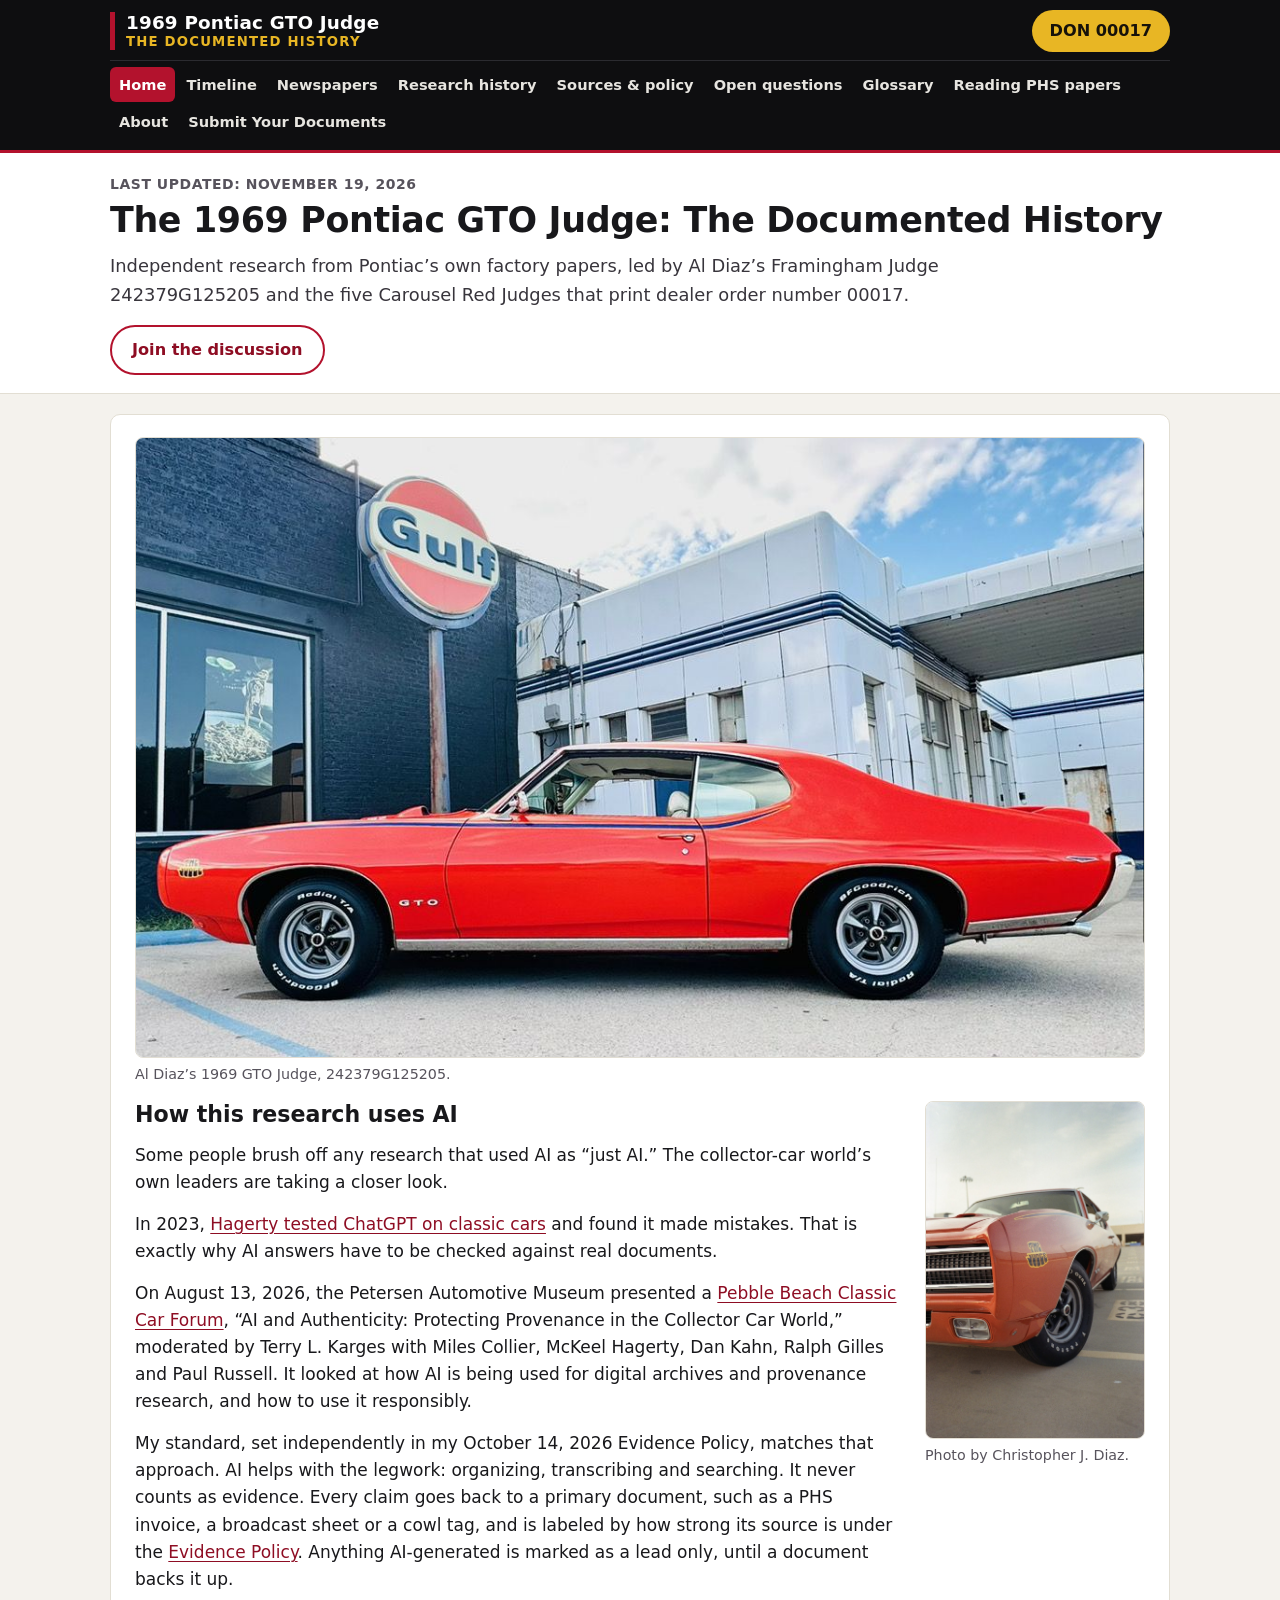
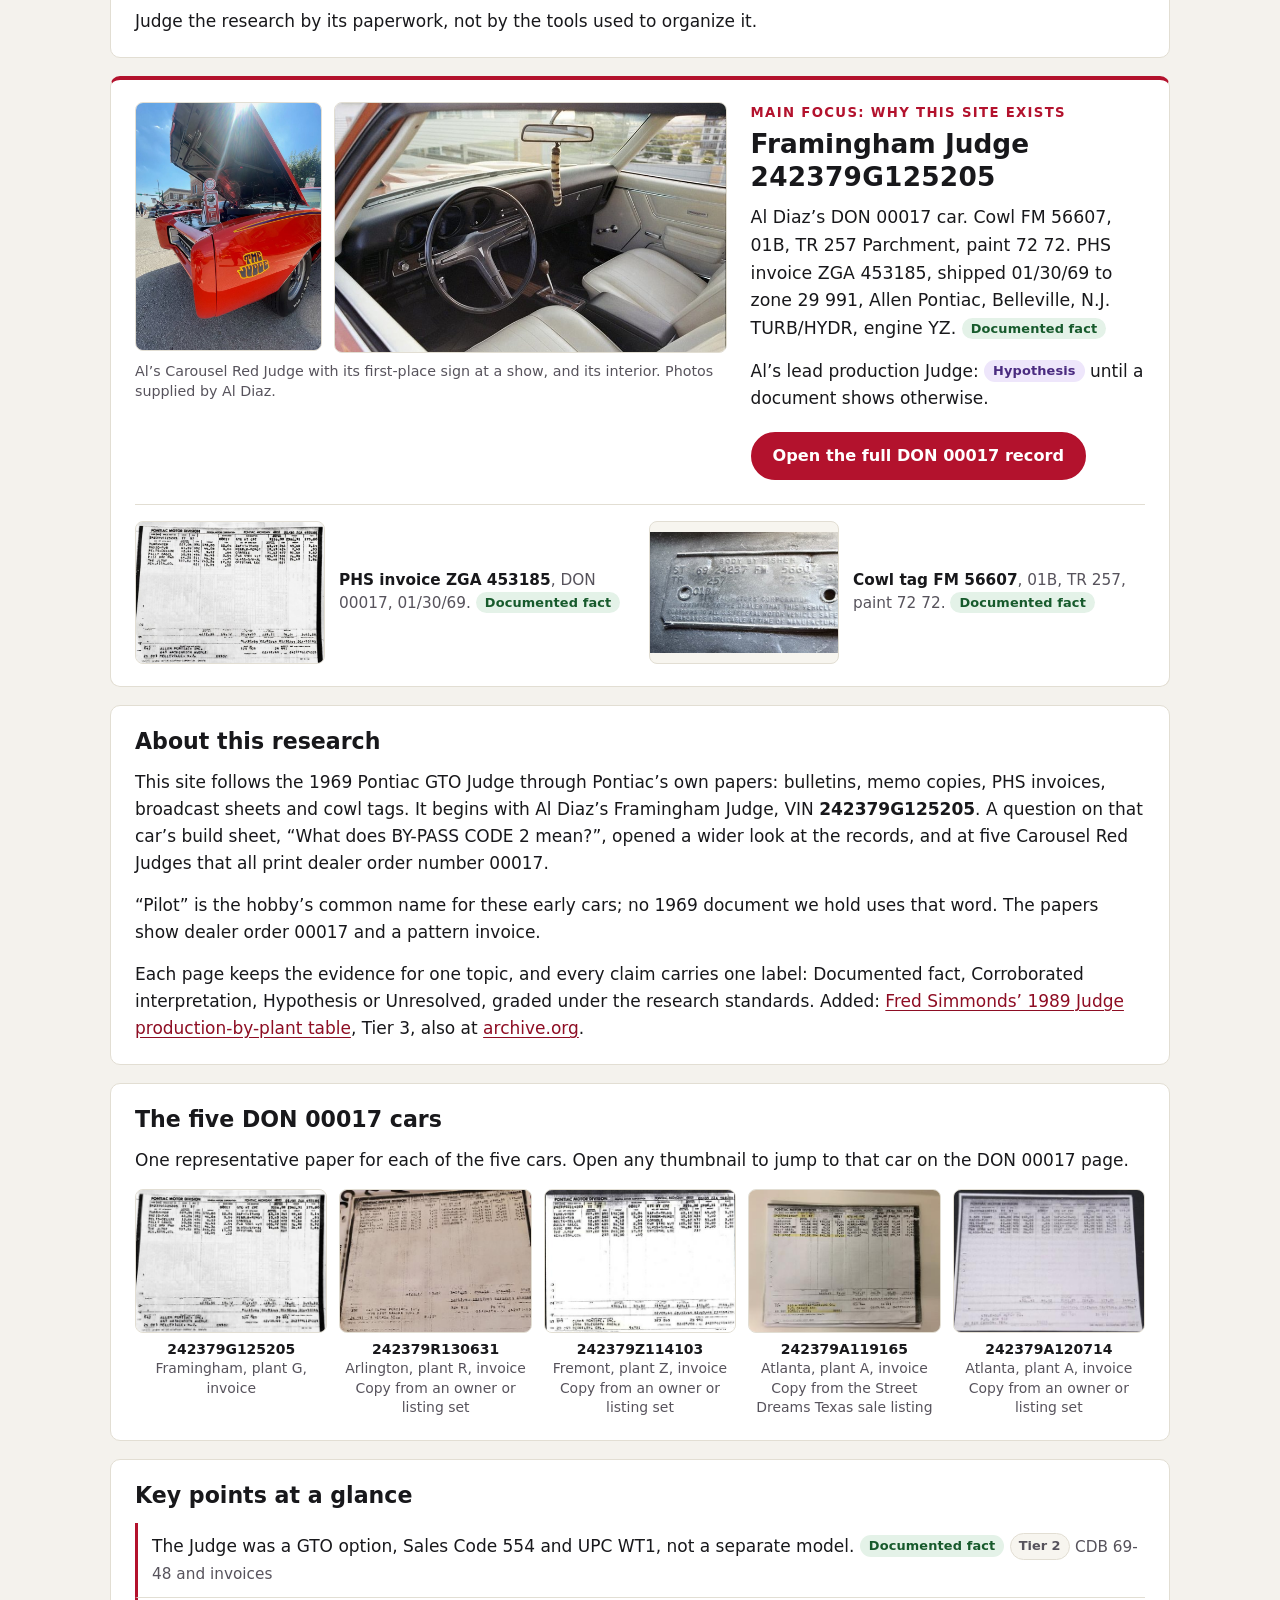
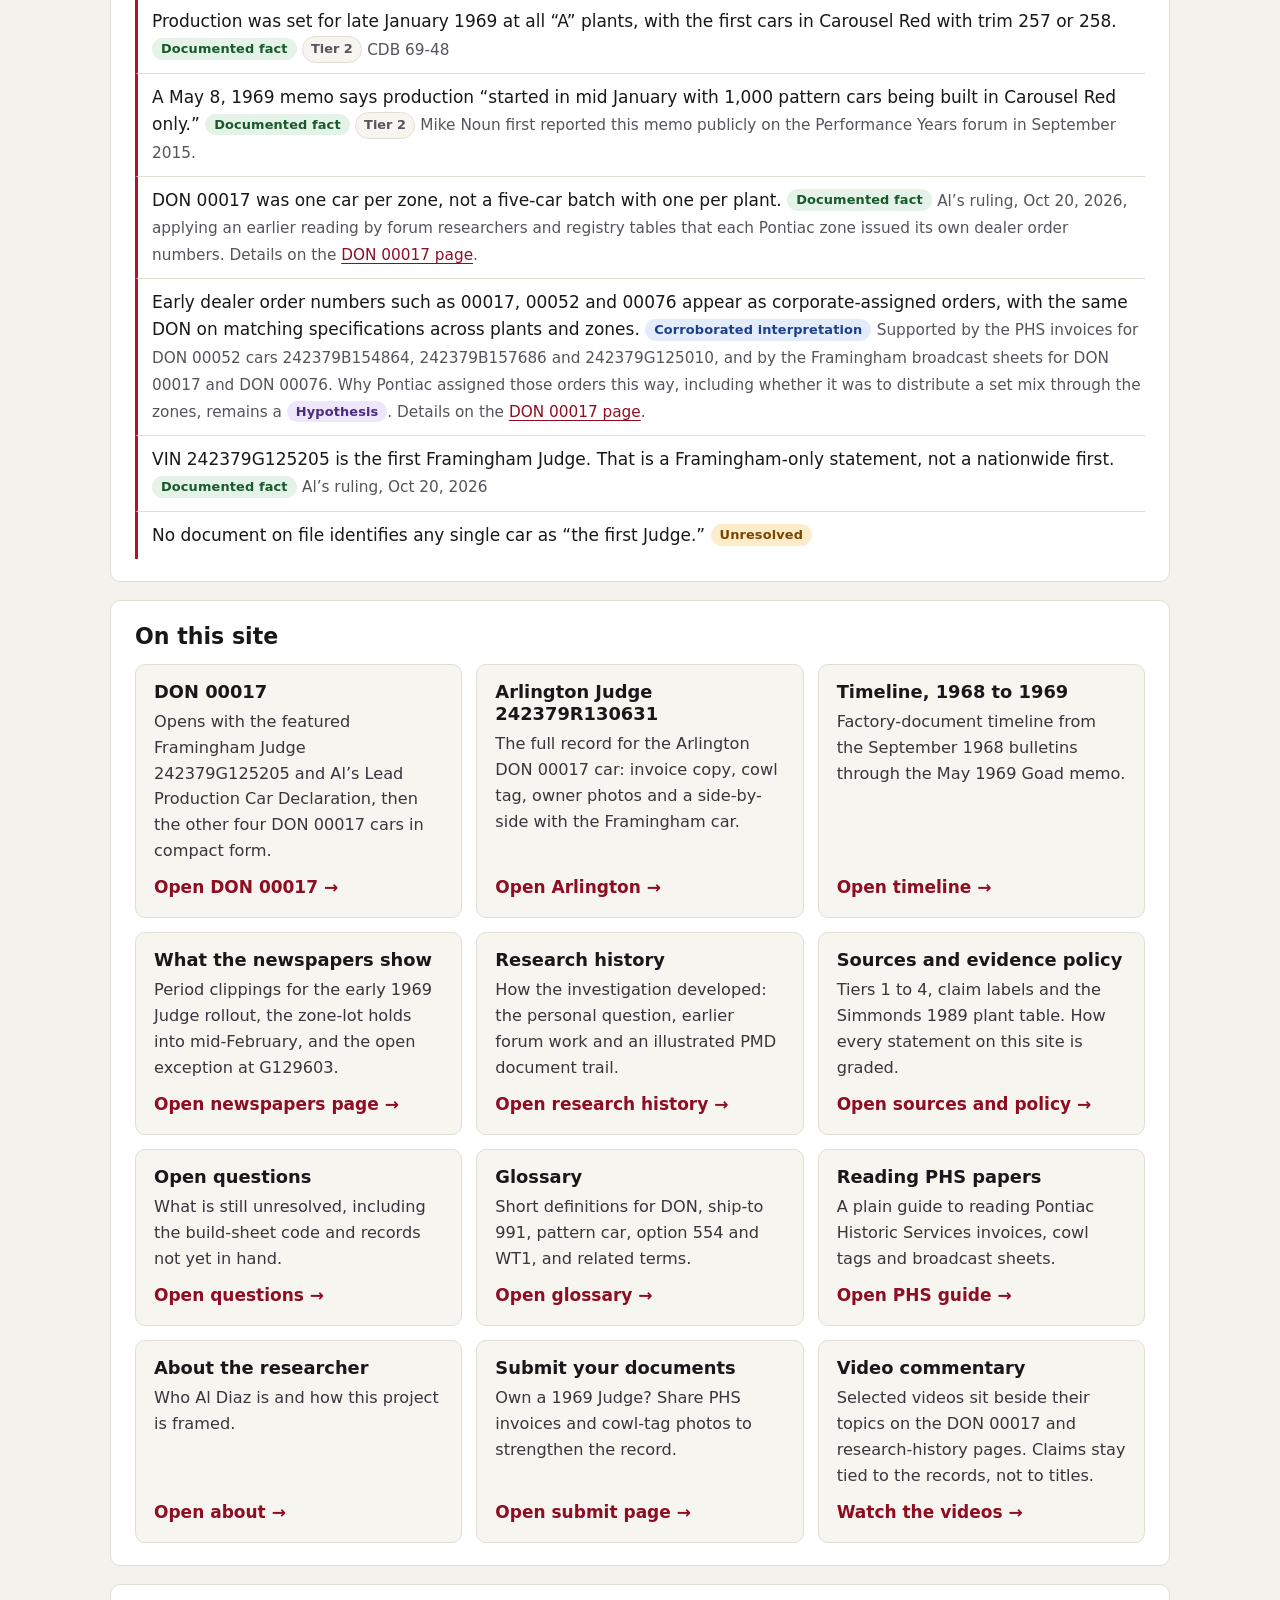
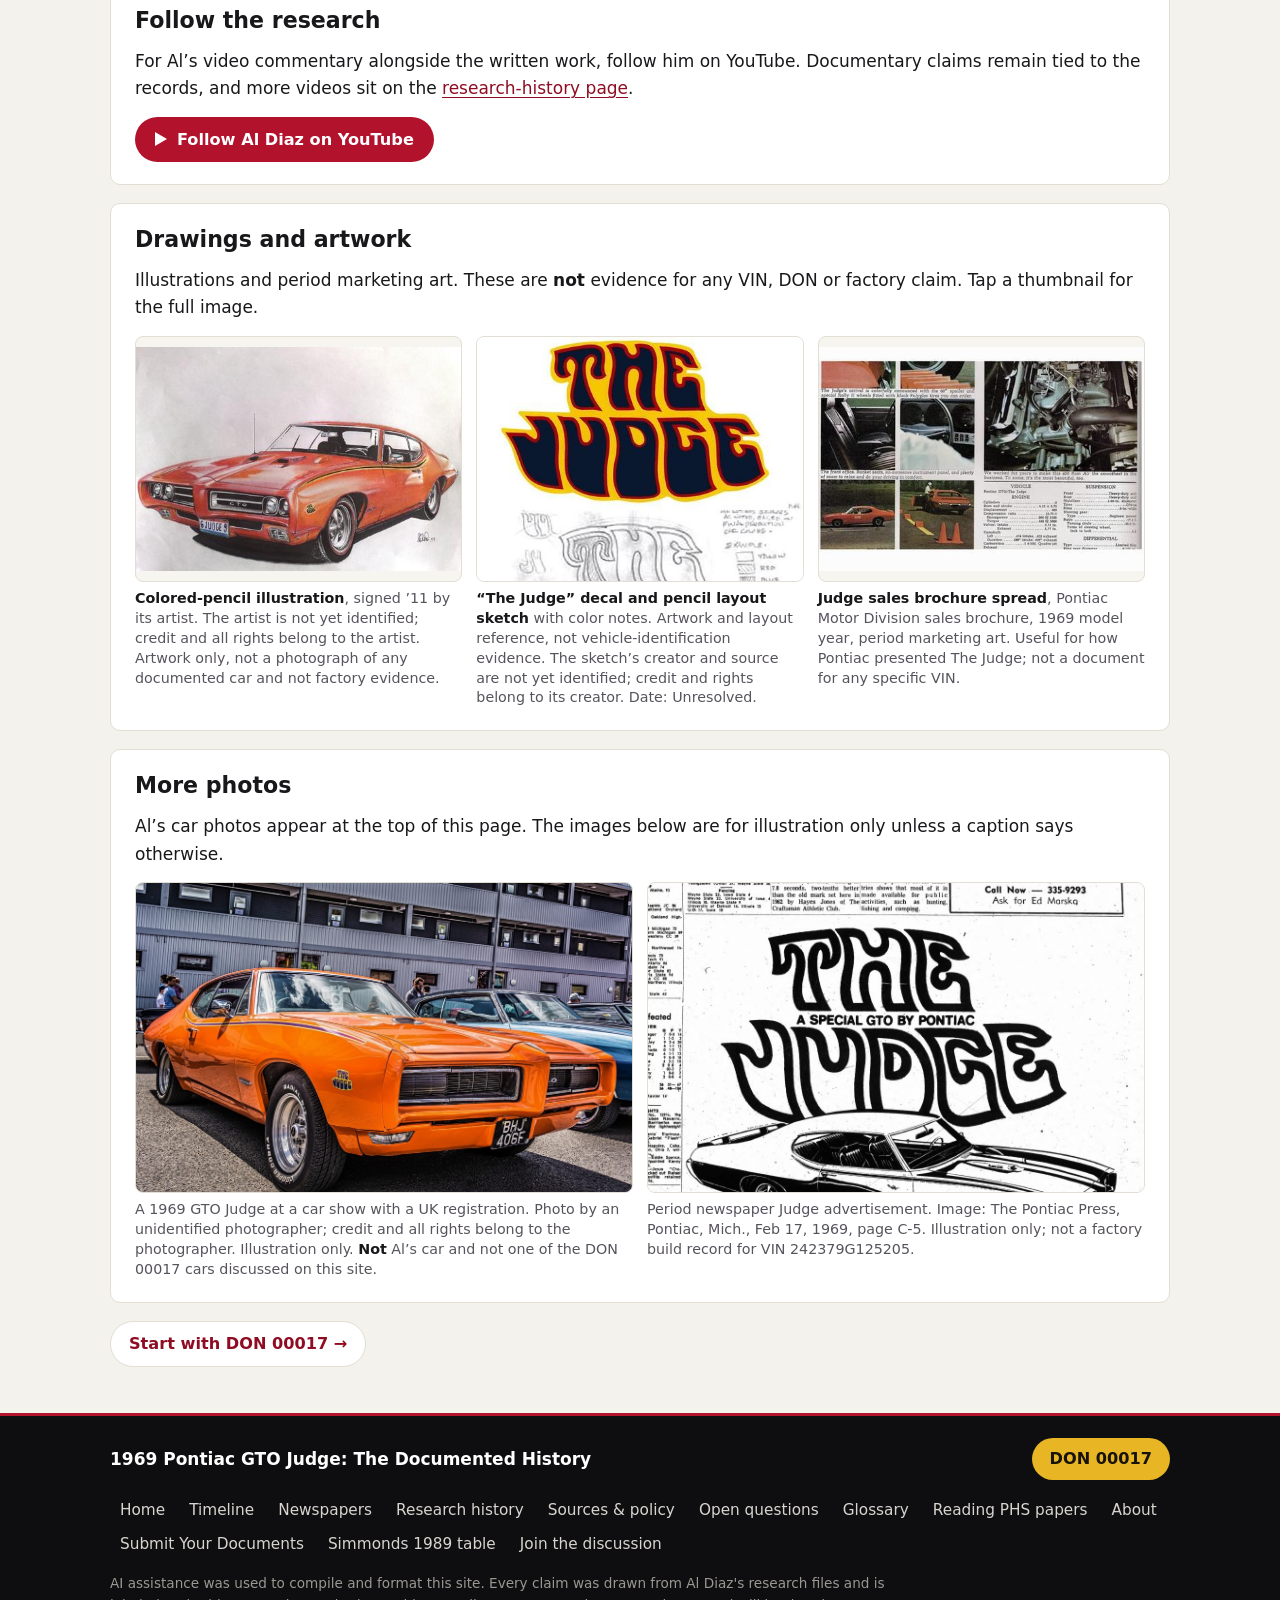
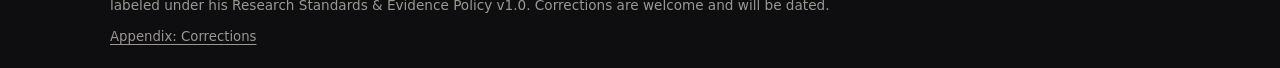
<file: index.html>
<!DOCTYPE html>
<html lang="en"><head><meta charset="utf-8"/>
<meta content="width=device-width,initial-scale=1" name="viewport"/>
<meta charset="utf-8"/>
<meta content="width=device-width,initial-scale=1" name="viewport"/>
<title>1969 Pontiac GTO Judge History from Factory Records</title>
<meta content="1969 Pontiac GTO Judge history from Pontiac records: Carousel Red pattern cars, sales code 554/WT1, PHS documents and the DON 00017 cars. By Al Diaz." name="description"/>
<meta content="1969 Pontiac GTO Judge, GTO Judge history, pre-production Judge, GTO Judge pattern car, 1,000 pattern cars, Carousel Red Judge, option 554 WT1, lead unit, DON 00017" name="keywords"/>
<link href="https://onejudge69.github.io/1969-gto-judge-pattern-research/" rel="canonical"/>
<meta content="website" property="og:type"/><meta content="1969 Pontiac GTO Judge: The Documented History" property="og:title"/>
<meta content="1969 Pontiac GTO Judge history from Pontiac records: Carousel Red pattern cars, sales code 554/WT1, PHS documents and the DON 00017 cars. By Al Diaz." property="og:description"/><meta content="https://onejudge69.github.io/1969-gto-judge-pattern-research/" property="og:url"/>
<meta content="1969 Pontiac GTO Judge: The Documented History" property="og:site_name"/><meta content="https://onejudge69.github.io/1969-gto-judge-pattern-research/images/og-card.png?v=3" property="og:image"/>
<meta content="https://onejudge69.github.io/1969-gto-judge-pattern-research/images/og-card.png?v=3" property="og:image:secure_url"/><meta content="image/png" property="og:image:type"/>
<meta content="1200" property="og:image:width"/><meta content="630" property="og:image:height"/>
<meta content="1969 GTO Judge: The Documented History. From Pontiac's own records. Colored-pencil drawing of an orange 1969 GTO Judge, signed ’11 by its artist; artist not yet identified." property="og:image:alt"/>
<meta content="summary_large_image" name="twitter:card"/><meta content="1969 Pontiac GTO Judge: The Documented History" name="twitter:title"/>
<meta content="1969 Pontiac GTO Judge history from Pontiac records: Carousel Red pattern cars, sales code 554/WT1, PHS documents and the DON 00017 cars. By Al Diaz." name="twitter:description"/><meta content="https://onejudge69.github.io/1969-gto-judge-pattern-research/images/og-card.png?v=3" name="twitter:image"/><meta content="1969 GTO Judge: The Documented History. From Pontiac's own records. Colored-pencil drawing of an orange 1969 GTO Judge, signed ’11 by its artist; artist not yet identified." name="twitter:image:alt"/>
<link href="images/apple-touch-icon.png" rel="apple-touch-icon" sizes="180x180"/>
<link href="images/favicon-32.png" rel="icon" sizes="32x32" type="image/png"/><link href="favicon.ico" rel="icon" sizes="any"/>
<meta content="#0e0e10" name="theme-color"/>
<meta content="2026-11-09" property="article:modified_time"/>
<script type="application/ld+json">[
 {
  "@context": "https://schema.org",
  "@type": "WebSite",
  "name": "1969 Pontiac GTO Judge: The Documented History",
  "url": "https://onejudge69.github.io/1969-gto-judge-pattern-research/",
  "inLanguage": "en-US",
  "author": {
   "@type": "Person",
   "name": "Al Diaz",
   "url": "https://onejudge69.github.io/1969-gto-judge-pattern-research/about-the-researcher.html",
   "description": "Independent researcher of 1969 Pontiac GTO Judge factory records"
  },
  "publisher": {
   "@type": "Person",
   "name": "Al Diaz",
   "url": "https://onejudge69.github.io/1969-gto-judge-pattern-research/about-the-researcher.html",
   "description": "Independent researcher of 1969 Pontiac GTO Judge factory records"
  }
 },
 {
  "@context": "https://schema.org",
  "@type": "ResearchProject",
  "name": "1969 Pontiac GTO Judge: The Documented History",
  "description": "1969 Pontiac GTO Judge history from Pontiac records: Carousel Red pattern cars, sales code 554/WT1, PHS documents and the DON 00017 cars. By Al Diaz.",
  "url": "https://onejudge69.github.io/1969-gto-judge-pattern-research/",
  "founder": {
   "@type": "Person",
   "name": "Al Diaz",
   "url": "https://onejudge69.github.io/1969-gto-judge-pattern-research/about-the-researcher.html",
   "description": "Independent researcher of 1969 Pontiac GTO Judge factory records"
  },
  "dateModified": "2026-11-09",
  "keywords": "1969 Pontiac GTO Judge, GTO Judge history, pre-production Judge, GTO Judge pattern car, 1,000 pattern cars, Carousel Red Judge, option 554 WT1, lead unit, DON 00017"
 },
 {
  "@context": "https://schema.org",
  "@type": "BreadcrumbList",
  "itemListElement": [
   {
    "@type": "ListItem",
    "position": 1,
    "name": "Home",
    "item": "https://onejudge69.github.io/1969-gto-judge-pattern-research/"
   }
  ]
 }
]</script>

<link rel="stylesheet" href="site.css?v=20261115b">
</head>
<body>
<header class="site-head"><div class="head-in">
<input type="checkbox" id="menu-check" class="menu-check" aria-label="Show or hide the menu">
<a class="brand" href="index.html"><span class="b1">1969 Pontiac GTO Judge</span><span class="b2">The Documented History</span></a>
<a class="don-cta" href="pattern-cars-pilot-batch.html">DON 00017</a>
<label class="menu-btn" for="menu-check">Menu</label>
<nav class="site-nav" aria-label="Main"><a href="index.html" aria-current="page">Home</a><a href="judge-timeline-1968-1969.html">Timeline</a><a href="newspapers-rollout.html">Newspapers</a><a href="research-history.html">Research history</a><a href="sources-evidence-policy.html">Sources &amp; policy</a><a href="open-questions.html">Open questions</a><a href="glossary.html">Glossary</a><a href="how-to-read-phs-papers.html">Reading PHS papers</a><a href="about-the-researcher.html">About</a><a href="submit-your-documents.html">Submit Your Documents</a></nav>
</div></header>
<div class="page-title"><div class="in"><p class="upd">Last updated: November 19, 2026</p><h1>The 1969 Pontiac GTO Judge: The Documented History</h1><p class="lead">Independent research from Pontiac’s own factory papers, led by Al Diaz’s Framingham Judge 242379G125205 and the five Carousel Red Judges that print dealer order number 00017.</p><p class="join-fb"><a class="ytbtn fb" href="https://www.facebook.com/groups/3237784739765263/" target="_blank" rel="noopener">Join the discussion</a></p></div></div>
<main class="wrap">
<section class="sec ai-use" id="how-ai-is-used">
<figure class="lead">
<a href="images/g125205-side-gulf-station.jpg" target="_blank" rel="noopener" aria-label="Open full-size photo of Al Diaz’s 1969 GTO Judge"><img src="images/g125205-side-gulf-station.jpg" width="1080" height="664" alt="Al Diaz’s Carousel Red 1969 Pontiac GTO Judge, VIN 242379G125205, in side profile at a Gulf service station" loading="lazy" decoding="async"></a>
<figcaption>Al Diaz’s 1969 GTO Judge, 242379G125205.</figcaption>
</figure>
<div class="ai-body">
<div class="txt">
<h2>How this research uses AI</h2>
<p>Some people brush off any research that used AI as “just AI.” The collector-car world’s own leaders are taking a closer look.</p>
<p>In 2023, <a href="https://www.hagerty.com/media/entertainment/i-asked-chatgpt-about-classic-cars-and-it-seems-were-safe-for-now/" rel="noopener" target="_blank">Hagerty tested ChatGPT on classic cars</a> and found it made mistakes. That is exactly why AI answers have to be checked against real documents.</p>
<p>On August 13, 2026, the Petersen Automotive Museum presented a <a href="https://carshowsafari.com/event/pebble-beach-classic-car-forum-ai-and-authenticity-protecting-provenance-in-the-collector-car-world-presented-by-alliant-private-client/" rel="noopener" target="_blank">Pebble Beach Classic Car Forum</a>, “AI and Authenticity: Protecting Provenance in the Collector Car World,” moderated by Terry L. Karges with Miles Collier, McKeel Hagerty, Dan Kahn, Ralph Gilles and Paul Russell. It looked at how AI is being used for digital archives and provenance research, and how to use it responsibly.</p>
<p>My standard, set independently in my October 14, 2026 Evidence Policy, matches that approach. AI helps with the legwork: organizing, transcribing and searching. It never counts as evidence. Every claim goes back to a primary document, such as a PHS invoice, a broadcast sheet or a cowl tag, and is labeled by how strong its source is under the <a href="sources-evidence-policy.html">Evidence Policy</a>. Anything AI-generated is marked as a lead only, until a document backs it up.</p>
<p>Judge the research by its paperwork, not by the tools used to organize it.</p>
</div>
<figure class="second">
<a href="images/g125205-front-christopher-j-diaz.jpg" target="_blank" rel="noopener" aria-label="Open full-size close-up photo of Al Diaz’s 1969 GTO Judge"><img src="images/g125205-front-christopher-j-diaz.jpg" width="900" height="1387" alt="Al Diaz’s Carousel Red 1969 Pontiac GTO Judge, VIN 242379G125205, photographed from a low front angle with The Judge decal on the fender" loading="lazy" decoding="async"></a>
<figcaption>Photo by Christopher J. Diaz.</figcaption>
</figure>
</div>
</section><section class="sec hero-car" id="g125205-home">
<figure class="photos"><div class="pair">
<span><a class="pa" href="images/judge-show-first-place.jpg" target="_blank" rel="noopener" aria-label="Open full-size show photo of Al Diaz’s Judge"><img src="images/judge-show-first-place-home.jpg" width="720" height="960" alt="Al Diaz&#x27;s Carousel Red 1969 Pontiac GTO Judge at a car show with a first-place sign" loading="eager" decoding="async" fetchpriority="high"></a></span>
<span><a class="pa" href="images/judge-interior-white.jpg" target="_blank" rel="noopener" aria-label="Open full-size interior photo of Al Diaz’s Judge"><img src="images/judge-interior-white-home.jpg" width="720" height="459" alt="Interior of Al Diaz&#x27;s 1969 Pontiac GTO Judge" loading="eager" decoding="async" fetchpriority="high"></a></span></div>
<figcaption>Al’s Carousel Red Judge with its first-place sign at a show, and its interior. Photos supplied by Al Diaz.</figcaption></figure>
<div class="txt">
<p class="kicker">Main focus: why this site exists</p>
<h2>Framingham Judge <span class="vin">242379G125205</span></h2>
<p class="lede">Al Diaz’s DON 00017 car. Cowl FM 56607, 01B, TR 257 Parchment, paint 72 72. PHS invoice ZGA 453185, shipped 01/30/69 to zone 29 991, Allen Pontiac, Belleville, N.J. TURB/HYDR, engine YZ. <span class="lab fact">Documented fact</span></p>
<p>Al’s lead production Judge: <span class="lab hyp">Hypothesis</span> until a document shows otherwise.</p>
<a class="btn" href="pattern-cars-pilot-batch.html#g125205">Open the full DON 00017 record</a>
</div>
<div class="hdocs"><div class="docs c2">
<figure><a class="ph" href="images/don00017-g125205-phs-invoice.jpg" target="_blank" rel="noopener" aria-label="Open full-size image: PHS invoice ZGA 453185 for VIN 242379G125205"><img src="images/don00017-g125205-phs-invoice-hero.jpg" width="560" height="449" alt="PHS invoice ZGA 453185 for VIN 242379G125205" loading="eager" decoding="async" fetchpriority="high"></a><figcaption><b>PHS invoice ZGA 453185</b>, DON 00017, 01/30/69. <span class="lab fact">Documented fact</span></figcaption></figure>
<figure><a class="ph" href="images/don00017-g125205-cowl-fm56607.jpg" target="_blank" rel="noopener" aria-label="Open full-size image: Cowl tag FM 56607 for Al Diaz’s Framingham Judge"><img src="images/don00017-g125205-cowl-fm56607-hero.jpg" width="560" height="358" alt="Cowl tag FM 56607 for Al Diaz’s Framingham Judge" loading="eager" decoding="async" fetchpriority="high"></a><figcaption><b>Cowl tag FM 56607</b>, 01B, TR 257, paint 72 72. <span class="lab fact">Documented fact</span></figcaption></figure>
</div></div></section><section class="sec" id="about-research"><h2>About this research</h2>
<p>This site follows the 1969 Pontiac GTO Judge through Pontiac’s own papers: bulletins, memo copies, PHS invoices, broadcast sheets and cowl tags. It begins with Al Diaz’s Framingham Judge, VIN <b>242379G125205</b>. A question on that car’s build sheet, “What does BY-PASS CODE 2 mean?”, opened a wider look at the records, and at five Carousel Red Judges that all print dealer order number 00017.</p>
<p>“Pilot” is the hobby’s common name for these early cars; no 1969 document we hold uses that word. The papers show dealer order 00017 and a pattern invoice.</p>
<p>Each page keeps the evidence for one topic, and every claim carries one label: Documented fact, Corroborated interpretation, Hypothesis or Unresolved, graded under the research standards. Added: <a href="sources-evidence-policy.html#simmonds-1989-table">Fred Simmonds’ 1989 Judge production-by-plant table</a>, Tier 3, also at <a href="https://archive.org/details/1989-06-05-simmonds-1969-gto-judge-production-by-plant" rel="noopener" target="_blank">archive.org</a>.</p></section><section class="sec" id="don-documents"><h2>The five DON 00017 cars</h2>
<p>One representative paper for each of the five cars. Open any thumbnail to jump to that car on the DON 00017 page.</p>
<div class="strip"><figure><a href="pattern-cars-pilot-batch.html#g125205" aria-label="Open DON 00017 page: 242379G125205"><div class="ph"><img src="images/don00017-g125205-phs-invoice-thumb.jpg" width="420" height="337" alt="PHS invoice for 242379G125205" loading="lazy" decoding="async"></div><figcaption><b>242379G125205</b><br>Framingham, plant G, invoice</figcaption></a></figure><figure><a href="pattern-cars-pilot-batch.html#r130631" aria-label="Open DON 00017 page: 242379R130631"><div class="ph"><img src="images/don00017-r130631-phs-invoice-thumb.jpg" width="420" height="491" alt="PHS invoice for 242379R130631" loading="lazy" decoding="async"></div><figcaption><b>242379R130631</b><br>Arlington, plant R, invoice<br>Copy from an owner or listing set</figcaption></a></figure><figure><a href="pattern-cars-pilot-batch.html#z114103" aria-label="Open DON 00017 page: 242379Z114103"><div class="ph"><img src="images/don00017-z114103-phs-invoice-thumb.jpg" width="420" height="328" alt="PHS invoice for 242379Z114103" loading="lazy" decoding="async"></div><figcaption><b>242379Z114103</b><br>Fremont, plant Z, invoice<br>Copy from an owner or listing set</figcaption></a></figure><figure><a href="pattern-cars-pilot-batch.html#a119165" aria-label="Open DON 00017 page: 242379A119165"><div class="ph"><img src="images/don00017-a119165-phs-invoice-thumb.jpg" width="420" height="315" alt="PHS invoice for 242379A119165" loading="lazy" decoding="async"></div><figcaption><b>242379A119165</b><br>Atlanta, plant A, invoice<br>Copy from the Street Dreams Texas sale listing</figcaption></a></figure><figure><a href="pattern-cars-pilot-batch.html#a120714" aria-label="Open DON 00017 page: 242379A120714"><div class="ph"><img src="images/don00017-a120714-phs-invoice-thumb.jpg" width="420" height="321" alt="PHS invoice for 242379A120714" loading="lazy" decoding="async"></div><figcaption><b>242379A120714</b><br>Atlanta, plant A, invoice<br>Copy from an owner or listing set</figcaption></a></figure></div></section><section class="sec" id="key-points"><h2>Key points at a glance</h2>
<ul class="keypoints">
<li>The Judge was a GTO option, Sales Code 554 and UPC WT1, not a separate model. <span class="lab fact">Documented fact</span> <span class="tier">Tier 2</span> <span class="muted small">CDB 69-48 and invoices</span></li>
<li>Production was set for late January 1969 at all “A” plants, with the first cars in Carousel Red with trim 257 or 258. <span class="lab fact">Documented fact</span> <span class="tier">Tier 2</span> <span class="muted small">CDB 69-48</span></li>
<li>A May 8, 1969 memo says production “started in mid January with 1,000 pattern cars being built in Carousel Red only.” <span class="lab fact">Documented fact</span> <span class="tier">Tier 2</span> <span class="muted small">Mike Noun first reported this memo publicly on the Performance Years forum in September 2015.</span></li>
<li>DON 00017 was one car per zone, not a five-car batch with one per plant. <span class="lab fact">Documented fact</span> <span class="muted small">Al’s ruling, Oct 20, 2026, applying an earlier reading by forum researchers and registry tables that each Pontiac zone issued its own dealer order numbers. Details on the <a href="pattern-cars-pilot-batch.html">DON 00017 page</a>.</span></li>
<li>Early dealer order numbers such as 00017, 00052 and 00076 appear as corporate-assigned orders, with the same DON on matching specifications across plants and zones. <span class="lab interp">Corroborated interpretation</span> <span class="muted small">Supported by the PHS invoices for DON 00052 cars 242379B154864, 242379B157686 and 242379G125010, and by the Framingham broadcast sheets for DON 00017 and DON 00076. Why Pontiac assigned those orders this way, including whether it was to distribute a set mix through the zones, remains a <span class="lab hyp">Hypothesis</span>. Details on the <a href="pattern-cars-pilot-batch.html">DON 00017 page</a>.</span></li>
<li>VIN 242379G125205 is the first Framingham Judge. That is a Framingham-only statement, not a nationwide first. <span class="lab fact">Documented fact</span> <span class="muted small">Al’s ruling, Oct 20, 2026</span></li>
<li>No document on file identifies any single car as “the first Judge.” <span class="lab unres">Unresolved</span></li>
</ul></section><section class="sec" id="explore"><h2>On this site</h2><div class="tiles"><article class="tile"><h3>DON 00017</h3><p>Opens with the featured Framingham Judge 242379G125205 and Al’s Lead Production Car Declaration, then the other four DON 00017 cars in compact form.</p><a class="more" href="pattern-cars-pilot-batch.html">Open DON 00017 &rarr;</a></article><article class="tile"><h3>Arlington Judge 242379R130631</h3><p>The full record for the Arlington DON 00017 car: invoice copy, cowl tag, owner photos and a side-by-side with the Framingham car.</p><a class="more" href="arlington-judge-r130631.html">Open Arlington &rarr;</a></article><article class="tile"><h3>Timeline, 1968 to 1969</h3><p>Factory-document timeline from the September 1968 bulletins through the May 1969 Goad memo.</p><a class="more" href="judge-timeline-1968-1969.html">Open timeline &rarr;</a></article><article class="tile"><h3>What the newspapers show</h3><p>Period clippings for the early 1969 Judge rollout, the zone-lot holds into mid-February, and the open exception at G129603.</p><a class="more" href="newspapers-rollout.html">Open newspapers page &rarr;</a></article><article class="tile"><h3>Research history</h3><p>How the investigation developed: the personal question, earlier forum work and an illustrated PMD document trail.</p><a class="more" href="research-history.html">Open research history &rarr;</a></article><article class="tile"><h3>Sources and evidence policy</h3><p>Tiers 1 to 4, claim labels and the Simmonds 1989 plant table. How every statement on this site is graded.</p><a class="more" href="sources-evidence-policy.html">Open sources and policy &rarr;</a></article><article class="tile"><h3>Open questions</h3><p>What is still unresolved, including the build-sheet code and records not yet in hand.</p><a class="more" href="open-questions.html">Open questions &rarr;</a></article><article class="tile"><h3>Glossary</h3><p>Short definitions for DON, ship-to 991, pattern car, option 554 and WT1, and related terms.</p><a class="more" href="glossary.html">Open glossary &rarr;</a></article><article class="tile"><h3>Reading PHS papers</h3><p>A plain guide to reading Pontiac Historic Services invoices, cowl tags and broadcast sheets.</p><a class="more" href="how-to-read-phs-papers.html">Open PHS guide &rarr;</a></article><article class="tile"><h3>About the researcher</h3><p>Who Al Diaz is and how this project is framed.</p><a class="more" href="about-the-researcher.html">Open about &rarr;</a></article><article class="tile"><h3>Submit your documents</h3><p>Own a 1969 Judge? Share PHS invoices and cowl-tag photos to strengthen the record.</p><a class="more" href="submit-your-documents.html">Open submit page &rarr;</a></article><article class="tile"><h3>Video commentary</h3><p>Selected videos sit beside their topics on the DON 00017 and research-history pages. Claims stay tied to the records, not to titles.</p><a class="more" href="pattern-cars-pilot-batch.html#video-commentary">Watch the videos &rarr;</a></article></div></section><section class="sec" id="follow"><h2>Follow the research</h2>
<p>For Al’s video commentary alongside the written work, follow him on YouTube. Documentary claims remain tied to the records, and more videos sit on the <a href="research-history.html#video-commentary">research-history page</a>.</p>
<p><a class="ytbtn" href="https://www.youtube.com/@UFester" rel="noopener" target="_blank">Follow Al Diaz on YouTube</a></p></section><section class="sec" id="drawings-artwork"><h2>Drawings and artwork</h2>
<p>Illustrations and period marketing art. These are <b>not</b> evidence for any VIN, DON or factory claim. Tap a thumbnail for the full image.</p>
<div class="docs c3"><figure><a class="ph" href="images/artwork-judge-illustration-2011.jpg" target="_blank" rel="noopener" aria-label="Open full-size image: Colored-pencil drawing of a 1969 Pontiac GTO Judge hardtop in orange-red with Judge stripes"><img src="images/artwork-judge-illustration-2011-thumb.jpg" width="480" height="330" alt="Colored-pencil drawing of a 1969 Pontiac GTO Judge hardtop in orange-red with Judge stripes" loading="lazy" decoding="async"></a><figcaption><b>Colored-pencil illustration</b>, signed ’11 by its artist. The artist is not yet identified; credit and all rights belong to the artist. Artwork only, not a photograph of any documented car and not factory evidence.</figcaption></figure><figure><a class="ph" href="images/artwork-judge-decal-and-sketch.jpg" target="_blank" rel="noopener" aria-label="Open full-size image: The Judge decal artwork beside a pencil layout sketch with yellow red and blue color notes"><img src="images/artwork-judge-decal-and-sketch-thumb.jpg" width="480" height="509" alt="The Judge decal artwork beside a pencil layout sketch with yellow red and blue color notes" loading="lazy" decoding="async"></a><figcaption><b>“The Judge” decal and pencil layout sketch</b> with color notes. Artwork and layout reference, not vehicle-identification evidence. The sketch’s creator and source are not yet identified; credit and rights belong to its creator. Date: Unresolved.</figcaption></figure><figure><a class="ph" href="images/artwork-judge-brochure-spread.jpg" target="_blank" rel="noopener" aria-label="Open full-size image: 1969 The Judge sales brochure spread showing the car and copy"><img src="images/artwork-judge-brochure-spread-thumb.jpg" width="480" height="330" alt="1969 The Judge sales brochure spread showing the car and copy" loading="lazy" decoding="async"></a><figcaption><b>Judge sales brochure spread</b>, Pontiac Motor Division sales brochure, 1969 model year, period marketing art. Useful for how Pontiac presented The Judge; not a document for any specific VIN.</figcaption></figure></div></section><section class="sec" id="photos"><h2>More photos</h2>
<p>Al’s car photos appear at the top of this page. The images below are for illustration only unless a caption says otherwise.</p>
<div class="docs c2">
<figure><a class="ph wide" href="images/1969-judge-uk-show-orange.jpg" target="_blank" rel="noopener" aria-label="Open full-size image: Orange 1969 Pontiac GTO Judge hardtop at a car show, with a UK registration plate"><img src="images/1969-judge-uk-show-orange.jpg" width="2048" height="1365" alt="Orange 1969 Pontiac GTO Judge hardtop at a car show, with a UK registration plate" loading="lazy" decoding="async"></a><figcaption>A 1969 GTO Judge at a car show with a UK registration. Photo by an unidentified photographer; credit and all rights belong to the photographer. Illustration only. <b>Not</b> Al’s car and not one of the DON 00017 cars discussed on this site.</figcaption></figure>
<figure><a class="ph wide" href="images/1969-02-17-pontiac-press-judge-ad.jpg" target="_blank" rel="noopener" aria-label="Open full-size image: 1969 Pontiac press and newspaper Judge advertisement"><img src="images/1969-02-17-pontiac-press-judge-ad.jpg" width="1050" height="1338" alt="1969 Pontiac press and newspaper Judge advertisement" loading="lazy" decoding="async"></a><figcaption>Period newspaper Judge advertisement. Image: The Pontiac Press, Pontiac, Mich., Feb 17, 1969, page C-5. Illustration only; not a factory build record for VIN 242379G125205.</figcaption></figure>
</div></section>
<nav class="pager" aria-label="Continue reading"><a href="pattern-cars-pilot-batch.html">Start with DON 00017 &rarr;</a></nav>
</main>
<footer class="site-foot"><div class="foot-in">
<div class="foot-top"><strong>1969 Pontiac GTO Judge: The Documented History</strong><a class="don-cta" href="pattern-cars-pilot-batch.html">DON 00017</a></div>
<nav class="foot-nav" aria-label="Footer"><a href="index.html">Home</a><a href="judge-timeline-1968-1969.html">Timeline</a><a href="newspapers-rollout.html">Newspapers</a><a href="research-history.html">Research history</a><a href="sources-evidence-policy.html">Sources &amp; policy</a><a href="open-questions.html">Open questions</a><a href="glossary.html">Glossary</a><a href="how-to-read-phs-papers.html">Reading PHS papers</a><a href="about-the-researcher.html">About</a><a href="submit-your-documents.html">Submit Your Documents</a><a href="sources-evidence-policy.html#simmonds-1989-table">Simmonds 1989 table</a><a href="https://www.facebook.com/groups/3237784739765263/" target="_blank" rel="noopener">Join the discussion</a></nav>
<p class="foot-note">AI assistance was used to compile and format this site. Every claim was drawn from Al Diaz's research files and is labeled under his Research Standards &amp; Evidence Policy v1.0. Corrections are welcome and will be dated.</p>
<p class="foot-appx"><a href="corrections-log.html">Appendix: Corrections</a></p>
<p class="foot-visits" id="visit-count" hidden>Visitors: <span></span></p>
</div></footer>
<script src="visit-count.js" defer></script>
</body></html>
</file>
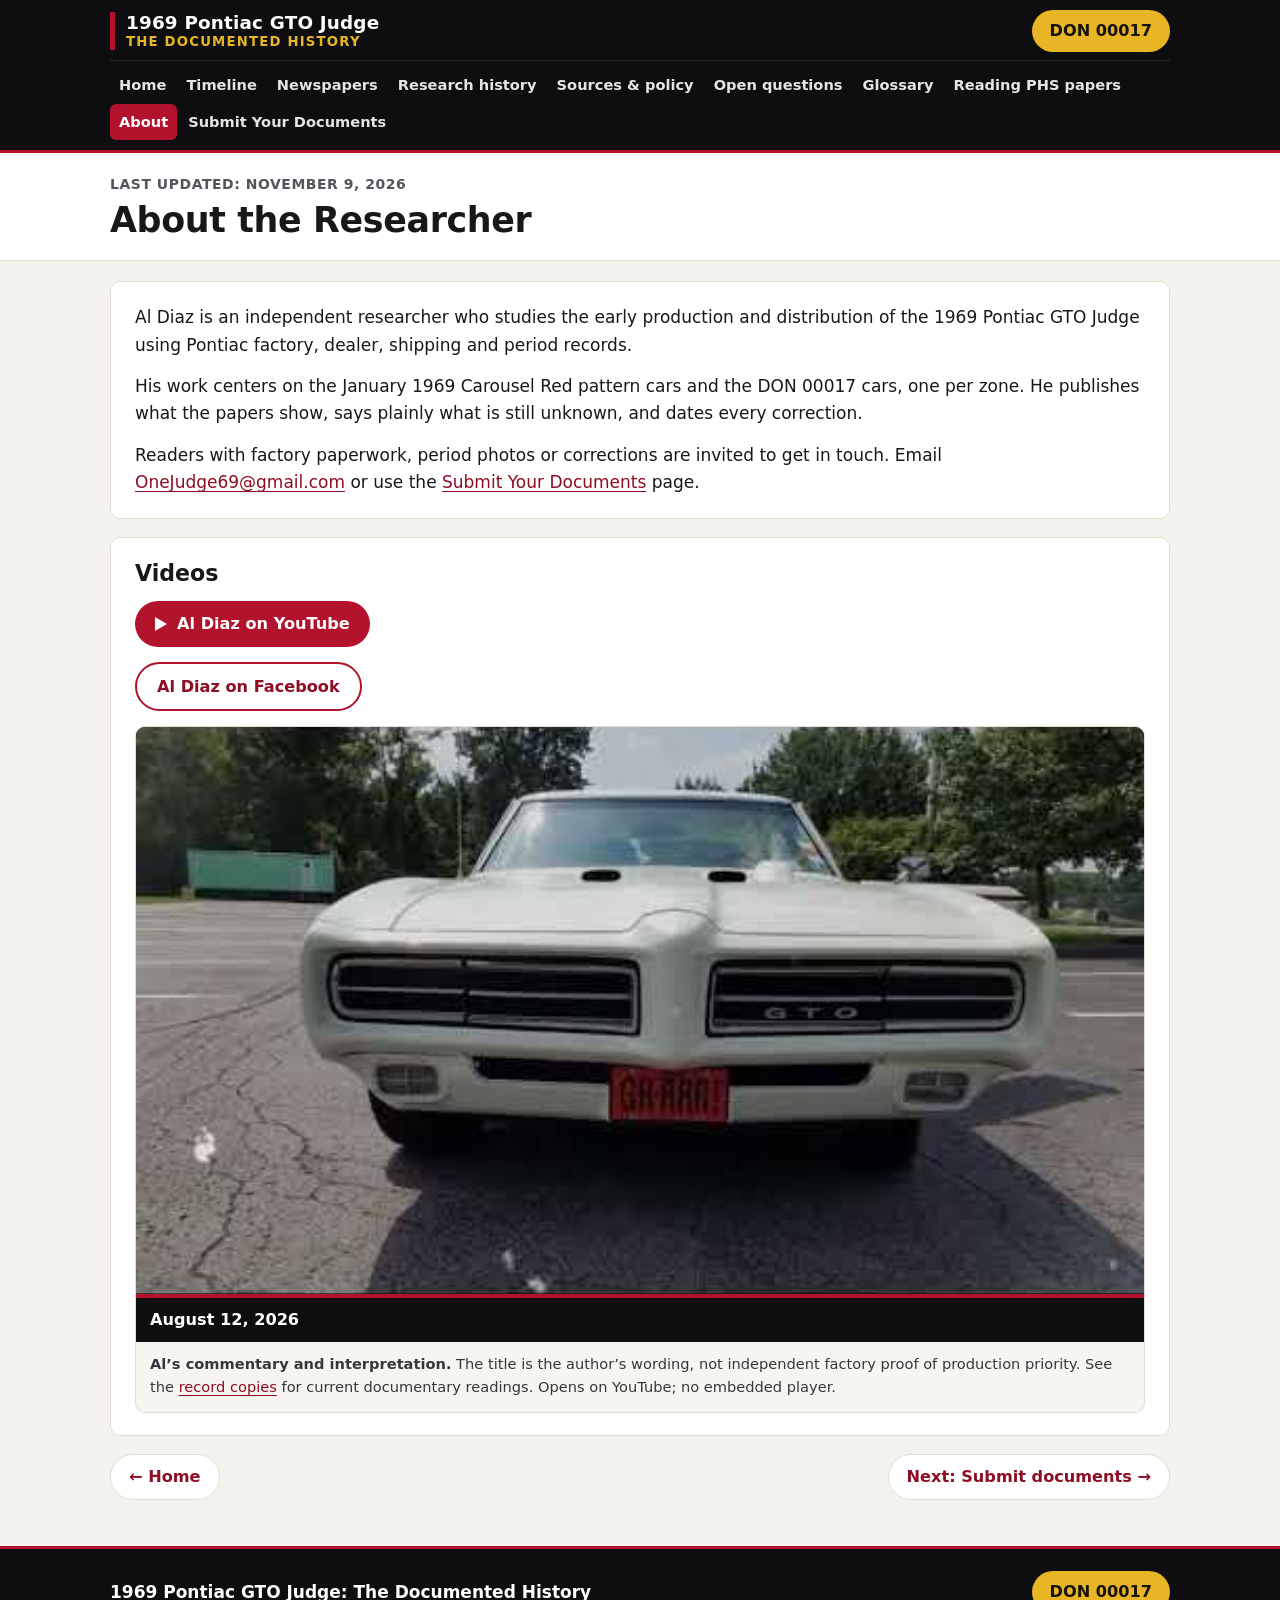
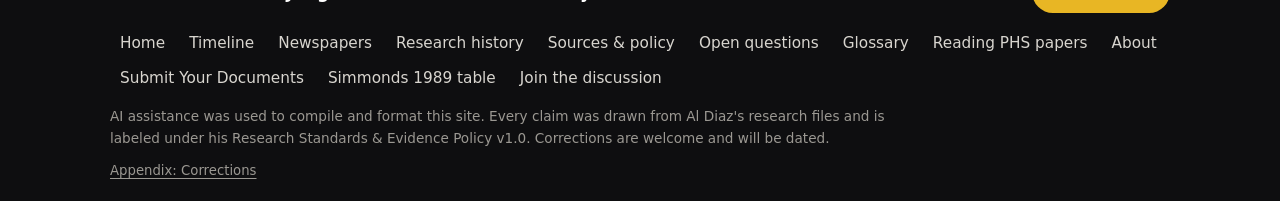
<file: about-the-researcher.html>
<!DOCTYPE html>
<html lang="en"><head><meta charset="utf-8"/>
<meta content="width=device-width,initial-scale=1" name="viewport"/>
<meta charset="utf-8">
<meta name="viewport" content="width=device-width,initial-scale=1">
<title>About Al Diaz, 1969 Pontiac GTO Judge Researcher</title>
<meta name="description" content="Al Diaz researches 1969 Pontiac GTO Judge history from factory and dealer records, owns a Carousel Red Judge, and labels every claim by source tier.">
<meta name="keywords" content="Al Diaz, GTO Judge researcher, 1969 GTO Judge history">
<link rel="canonical" href="https://onejudge69.github.io/1969-gto-judge-pattern-research/about-the-researcher.html">
<meta property="og:type" content="article"><meta property="og:title" content="About Al Diaz, 1969 Pontiac GTO Judge Researcher">
<meta property="og:description" content="Al Diaz researches 1969 Pontiac GTO Judge history from factory and dealer records, owns a Carousel Red Judge, and labels every claim by source tier."><meta property="og:url" content="https://onejudge69.github.io/1969-gto-judge-pattern-research/about-the-researcher.html">
<meta property="og:site_name" content="1969 Pontiac GTO Judge: The Documented History"><meta property="og:image" content="https://onejudge69.github.io/1969-gto-judge-pattern-research/images/og-card.png?v=3">
<meta property="og:image:secure_url" content="https://onejudge69.github.io/1969-gto-judge-pattern-research/images/og-card.png?v=3"><meta property="og:image:type" content="image/png">
<meta property="og:image:width" content="1200"><meta property="og:image:height" content="630">
<meta property="og:image:alt" content="1969 GTO Judge: The Documented History. From Pontiac&#x27;s own records. Colored-pencil drawing of an orange 1969 GTO Judge, signed ’11 by its artist; artist not yet identified.">
<meta name="twitter:card" content="summary_large_image"><meta name="twitter:title" content="About Al Diaz, 1969 Pontiac GTO Judge Researcher">
<meta name="twitter:description" content="Al Diaz researches 1969 Pontiac GTO Judge history from factory and dealer records, owns a Carousel Red Judge, and labels every claim by source tier."><meta name="twitter:image" content="https://onejudge69.github.io/1969-gto-judge-pattern-research/images/og-card.png?v=3"><meta name="twitter:image:alt" content="1969 GTO Judge: The Documented History. From Pontiac&#x27;s own records. Colored-pencil drawing of an orange 1969 GTO Judge, signed ’11 by its artist; artist not yet identified.">
<link rel="apple-touch-icon" sizes="180x180" href="images/apple-touch-icon.png">
<link rel="icon" type="image/png" sizes="32x32" href="images/favicon-32.png"><link rel="icon" href="favicon.ico" sizes="any">
<meta name="theme-color" content="#0b0b0c">
<meta property="article:modified_time" content="2026-11-09">
<script type="application/ld+json">[
 {
  "@context": "https://schema.org",
  "@type": "WebSite",
  "name": "1969 Pontiac GTO Judge: The Documented History",
  "url": "https://onejudge69.github.io/1969-gto-judge-pattern-research/",
  "inLanguage": "en-US",
  "author": {
   "@type": "Person",
   "name": "Al Diaz",
   "url": "https://onejudge69.github.io/1969-gto-judge-pattern-research/about-the-researcher.html",
   "description": "Independent researcher of 1969 Pontiac GTO Judge factory records"
  },
  "publisher": {
   "@type": "Person",
   "name": "Al Diaz",
   "url": "https://onejudge69.github.io/1969-gto-judge-pattern-research/about-the-researcher.html",
   "description": "Independent researcher of 1969 Pontiac GTO Judge factory records"
  }
 },
 {
  "@context": "https://schema.org",
  "@type": "ProfilePage",
  "url": "https://onejudge69.github.io/1969-gto-judge-pattern-research/about-the-researcher.html",
  "dateModified": "2026-11-09",
  "mainEntity": {
   "@type": "Person",
   "name": "Al Diaz",
   "url": "https://onejudge69.github.io/1969-gto-judge-pattern-research/about-the-researcher.html",
   "description": "Independent researcher of 1969 Pontiac GTO Judge factory records",
   "email": "mailto:OneJudge69@gmail.com",
   "sameAs": [
    "https://www.youtube.com/@UFester"
   ]
  }
 },
 {
  "@context": "https://schema.org",
  "@type": "BreadcrumbList",
  "itemListElement": [
   {
    "@type": "ListItem",
    "position": 1,
    "name": "Home",
    "item": "https://onejudge69.github.io/1969-gto-judge-pattern-research/"
   },
   {
    "@type": "ListItem",
    "position": 2,
    "name": "About",
    "item": "https://onejudge69.github.io/1969-gto-judge-pattern-research/about-the-researcher.html"
   }
  ]
 }
]</script>

<link rel="stylesheet" href="site.css?v=20261109j">
</head>
<body>
<header class="site-head"><div class="head-in">
<input type="checkbox" id="menu-check" class="menu-check" aria-label="Show or hide the menu">
<a class="brand" href="index.html"><span class="b1">1969 Pontiac GTO Judge</span><span class="b2">The Documented History</span></a>
<a class="don-cta" href="pattern-cars-pilot-batch.html">DON 00017</a>
<label class="menu-btn" for="menu-check">Menu</label>
<nav class="site-nav" aria-label="Main"><a href="index.html">Home</a><a href="judge-timeline-1968-1969.html">Timeline</a><a href="newspapers-rollout.html">Newspapers</a><a href="research-history.html">Research history</a><a href="sources-evidence-policy.html">Sources &amp; policy</a><a href="open-questions.html">Open questions</a><a href="glossary.html">Glossary</a><a href="how-to-read-phs-papers.html">Reading PHS papers</a><a href="about-the-researcher.html" aria-current="page">About</a><a href="submit-your-documents.html">Submit Your Documents</a></nav>
</div></header>
<div class="page-title"><div class="in"><p class="upd">Last updated: November 9, 2026</p><h1>About the Researcher</h1></div></div>
<main class="wrap">
<section class="sec"><p>Al Diaz is an independent researcher who studies the early production and distribution of the 1969 Pontiac GTO Judge using Pontiac factory, dealer, shipping and period records.</p>
<p>His work centers on the January 1969 Carousel Red pattern cars and the DON 00017 cars, one per zone. He publishes what the papers show, says plainly what is still unknown, and dates every correction.</p>
<p>Readers with factory paperwork, period photos or corrections are invited to get in touch. Email <a href="mailto:OneJudge69@gmail.com">OneJudge69@gmail.com</a> or use the <a href="submit-your-documents.html">Submit Your Documents</a> page.</p>
</section><section class="sec"><h2>Videos</h2><p><a class="ytbtn" href="https://www.youtube.com/@UFester" rel="noopener" target="_blank">Al Diaz on YouTube</a></p><p><a class="ytbtn fb" href="https://www.facebook.com/share/p/1FMftUHHai/" rel="noopener" target="_blank">Al Diaz on Facebook</a></p><div class="vids"><div class="vid"><a href="https://www.youtube.com/watch?v=0d-kOJRMmXw" target="_blank" rel="noopener"><img src="images/yt-0d-kOJRMmXw.jpg" width="480" height="360" alt="YouTube thumbnail for Al Diaz’s video: August 12, 2026" loading="lazy" decoding="async"><span class="t">August 12, 2026</span></a><p><b>Al’s commentary and interpretation.</b> The title is the author’s wording, not independent factory proof of production priority. See the <a href="judge-timeline-1968-1969.html">record copies</a> for current documentary readings. Opens on YouTube; no embedded player.</p></div></div></section>
<nav class="pager" aria-label="Continue reading"><a href="index.html">&larr; Home</a><a href="submit-your-documents.html">Next: Submit documents &rarr;</a></nav>
</main>
<footer class="site-foot"><div class="foot-in">
<div class="foot-top"><strong>1969 Pontiac GTO Judge: The Documented History</strong><a class="don-cta" href="pattern-cars-pilot-batch.html">DON 00017</a></div>
<nav class="foot-nav" aria-label="Footer"><a href="index.html">Home</a><a href="judge-timeline-1968-1969.html">Timeline</a><a href="newspapers-rollout.html">Newspapers</a><a href="research-history.html">Research history</a><a href="sources-evidence-policy.html">Sources &amp; policy</a><a href="open-questions.html">Open questions</a><a href="glossary.html">Glossary</a><a href="how-to-read-phs-papers.html">Reading PHS papers</a><a href="about-the-researcher.html">About</a><a href="submit-your-documents.html">Submit Your Documents</a><a href="sources-evidence-policy.html#simmonds-1989-table">Simmonds 1989 table</a><a href="https://www.facebook.com/groups/3237784739765263/" target="_blank" rel="noopener">Join the discussion</a></nav>
<p class="foot-note">AI assistance was used to compile and format this site. Every claim was drawn from Al Diaz's research files and is labeled under his Research Standards &amp; Evidence Policy v1.0. Corrections are welcome and will be dated.</p>
<p class="foot-appx"><a href="corrections-log.html">Appendix: Corrections</a></p>
<p class="foot-visits" id="visit-count" hidden>Visitors: <span></span></p>
</div></footer>
<script src="visit-count.js" defer></script>
</body></html>
</file>
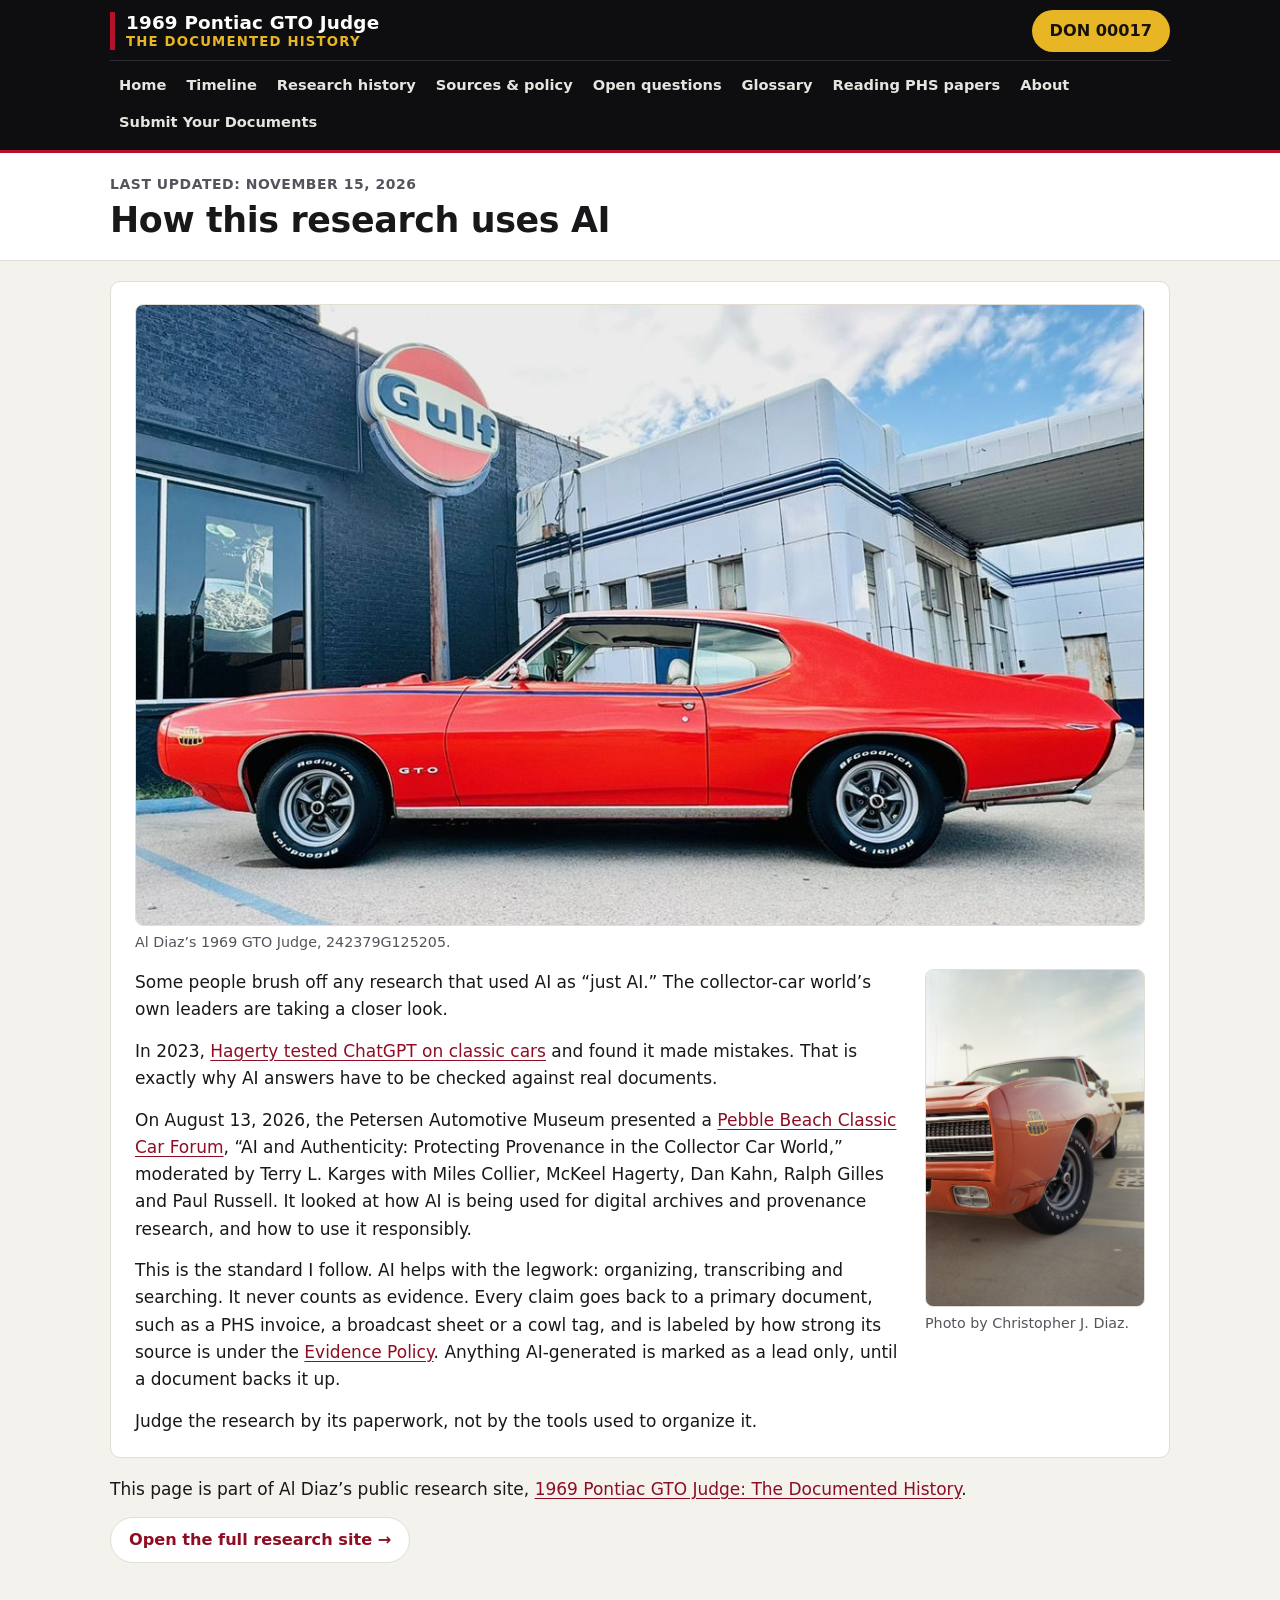
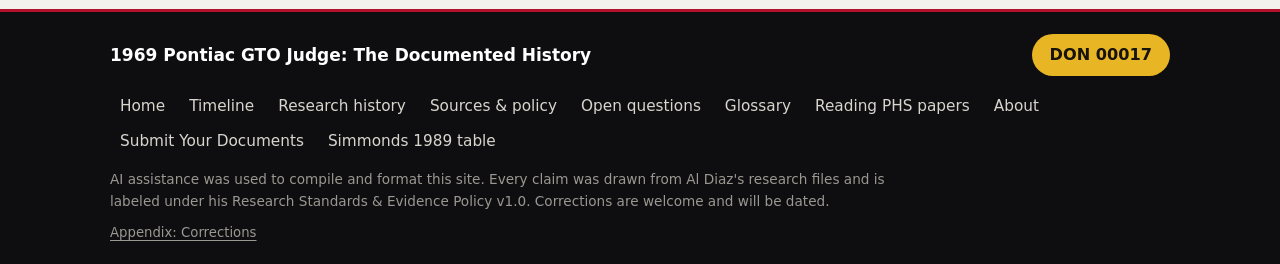
<file: ai-use.html>
<!DOCTYPE html>
<html lang="en"><head><meta charset="utf-8"/>
<meta content="width=device-width,initial-scale=1" name="viewport"/>
<meta charset="utf-8">
<meta name="viewport" content="width=device-width,initial-scale=1">
<title>How this research uses AI | 1969 Pontiac GTO Judge</title>
<meta name="description" content="AI helps organize this 1969 GTO Judge research. It never counts as evidence. Every claim goes back to a primary document.">
<meta name="keywords" content="AI car history research, 1969 Pontiac GTO Judge, GTO Judge history, provenance, collector car research, PHS documents, DON 00017">
<link rel="canonical" href="https://onejudge69.github.io/1969-gto-judge-pattern-research/ai-use.html">
<meta property="og:type" content="article"><meta property="og:title" content="How this research uses AI">
<meta property="og:description" content="AI helps organize this 1969 GTO Judge research. It never counts as evidence. Every claim goes back to a primary document."><meta property="og:url" content="https://onejudge69.github.io/1969-gto-judge-pattern-research/ai-use.html">
<meta property="og:site_name" content="1969 Pontiac GTO Judge: The Documented History"><meta property="og:image" content="https://onejudge69.github.io/1969-gto-judge-pattern-research/images/g125205-side-gulf-station.jpg">
<meta property="og:image:secure_url" content="https://onejudge69.github.io/1969-gto-judge-pattern-research/images/g125205-side-gulf-station.jpg"><meta property="og:image:type" content="image/jpeg">
<meta property="og:image:width" content="1080"><meta property="og:image:height" content="664">
<meta property="og:image:alt" content="Al Diaz’s Carousel Red 1969 Pontiac GTO Judge, VIN 242379G125205, in side profile at a Gulf service station.">
<meta name="twitter:card" content="summary_large_image"><meta name="twitter:title" content="How this research uses AI">
<meta name="twitter:description" content="AI helps organize this 1969 GTO Judge research. It never counts as evidence. Every claim goes back to a primary document."><meta name="twitter:image" content="https://onejudge69.github.io/1969-gto-judge-pattern-research/images/g125205-side-gulf-station.jpg"><meta name="twitter:image:alt" content="Al Diaz’s Carousel Red 1969 Pontiac GTO Judge, VIN 242379G125205, in side profile at a Gulf service station.">
<link rel="apple-touch-icon" sizes="180x180" href="images/apple-touch-icon.png">
<link rel="icon" type="image/png" sizes="32x32" href="images/favicon-32.png"><link rel="icon" href="favicon.ico" sizes="any">
<meta name="theme-color" content="#0b0b0c">
<meta property="article:modified_time" content="2026-11-15">
<script type="application/ld+json">[
 {
  "@context": "https://schema.org",
  "@type": "WebSite",
  "name": "1969 Pontiac GTO Judge: The Documented History",
  "url": "https://onejudge69.github.io/1969-gto-judge-pattern-research/",
  "inLanguage": "en-US",
  "author": {
   "@type": "Person",
   "name": "Al Diaz",
   "url": "https://onejudge69.github.io/1969-gto-judge-pattern-research/about-the-researcher.html",
   "description": "Independent researcher of 1969 Pontiac GTO Judge factory records"
  },
  "publisher": {
   "@type": "Person",
   "name": "Al Diaz",
   "url": "https://onejudge69.github.io/1969-gto-judge-pattern-research/about-the-researcher.html",
   "description": "Independent researcher of 1969 Pontiac GTO Judge factory records"
  }
 },
 {
  "@context": "https://schema.org",
  "@type": "Article",
  "headline": "How this research uses AI",
  "name": "How this research uses AI",
  "description": "AI helps organize this 1969 GTO Judge research. It never counts as evidence. Every claim goes back to a primary document.",
  "url": "https://onejudge69.github.io/1969-gto-judge-pattern-research/ai-use.html",
  "image": "https://onejudge69.github.io/1969-gto-judge-pattern-research/images/g125205-side-gulf-station.jpg",
  "author": {
   "@type": "Person",
   "name": "Al Diaz",
   "url": "https://onejudge69.github.io/1969-gto-judge-pattern-research/about-the-researcher.html",
   "description": "Independent researcher of 1969 Pontiac GTO Judge factory records"
  },
  "datePublished": "2026-11-15",
  "dateModified": "2026-11-15",
  "inLanguage": "en-US",
  "keywords": "AI car history research, 1969 Pontiac GTO Judge, GTO Judge history, provenance, collector car research, PHS documents, DON 00017",
  "about": {
   "@type": "Car",
   "name": "1969 Pontiac GTO Judge",
   "manufacturer": "Pontiac Motor Division",
   "modelDate": "1969"
  }
 },
 {
  "@context": "https://schema.org",
  "@type": "BreadcrumbList",
  "itemListElement": [
   {
    "@type": "ListItem",
    "position": 1,
    "name": "Home",
    "item": "https://onejudge69.github.io/1969-gto-judge-pattern-research/"
   },
   {
    "@type": "ListItem",
    "position": 2,
    "name": "How this research uses AI",
    "item": "https://onejudge69.github.io/1969-gto-judge-pattern-research/ai-use.html"
   }
  ]
 }
]</script>

<link rel="stylesheet" href="site.css?v=20261115c">
</head>
<body>
<header class="site-head"><div class="head-in">
<input type="checkbox" id="menu-check" class="menu-check" aria-label="Show or hide the menu">
<a class="brand" href="index.html"><span class="b1">1969 Pontiac GTO Judge</span><span class="b2">The Documented History</span></a>
<a class="don-cta" href="pattern-cars-pilot-batch.html">DON 00017</a>
<label class="menu-btn" for="menu-check">Menu</label>
<nav class="site-nav" aria-label="Main"><a href="index.html">Home</a><a href="judge-timeline-1968-1969.html">Timeline</a><a href="research-history.html">Research history</a><a href="sources-evidence-policy.html">Sources &amp; policy</a><a href="open-questions.html">Open questions</a><a href="glossary.html">Glossary</a><a href="how-to-read-phs-papers.html">Reading PHS papers</a><a href="about-the-researcher.html">About</a><a href="submit-your-documents.html">Submit Your Documents</a></nav>
</div></header>
<div class="page-title"><div class="in"><p class="upd">Last updated: November 15, 2026</p><h1>How this research uses AI</h1></div></div>
<main class="wrap">
<section class="sec ai-use" id="how-ai-is-used">
<figure class="lead">
<a href="images/g125205-side-gulf-station.jpg" target="_blank" rel="noopener" aria-label="Open full-size photo of Al Diaz’s 1969 GTO Judge"><img src="images/g125205-side-gulf-station.jpg" width="1080" height="664" alt="Al Diaz’s Carousel Red 1969 Pontiac GTO Judge, VIN 242379G125205, in side profile at a Gulf service station" loading="eager" decoding="async"></a>
<figcaption>Al Diaz’s 1969 GTO Judge, 242379G125205.</figcaption>
</figure>
<div class="ai-body">
<div class="txt">
<p>Some people brush off any research that used AI as “just AI.” The collector-car world’s own leaders are taking a closer look.</p>
<p>In 2023, <a href="https://www.hagerty.com/media/entertainment/i-asked-chatgpt-about-classic-cars-and-it-seems-were-safe-for-now/" rel="noopener" target="_blank">Hagerty tested ChatGPT on classic cars</a> and found it made mistakes. That is exactly why AI answers have to be checked against real documents.</p>
<p>On August 13, 2026, the Petersen Automotive Museum presented a <a href="https://carshowsafari.com/event/pebble-beach-classic-car-forum-ai-and-authenticity-protecting-provenance-in-the-collector-car-world-presented-by-alliant-private-client/" rel="noopener" target="_blank">Pebble Beach Classic Car Forum</a>, “AI and Authenticity: Protecting Provenance in the Collector Car World,” moderated by Terry L. Karges with Miles Collier, McKeel Hagerty, Dan Kahn, Ralph Gilles and Paul Russell. It looked at how AI is being used for digital archives and provenance research, and how to use it responsibly.</p>
<p>This is the standard I follow. AI helps with the legwork: organizing, transcribing and searching. It never counts as evidence. Every claim goes back to a primary document, such as a PHS invoice, a broadcast sheet or a cowl tag, and is labeled by how strong its source is under the <a href="sources-evidence-policy.html">Evidence Policy</a>. Anything AI-generated is marked as a lead only, until a document backs it up.</p>
<p>Judge the research by its paperwork, not by the tools used to organize it.</p>
</div>
<figure class="second">
<a href="images/g125205-front-christopher-j-diaz.jpg" target="_blank" rel="noopener" aria-label="Open full-size close-up photo of Al Diaz’s 1969 GTO Judge"><img src="images/g125205-front-christopher-j-diaz.jpg" width="900" height="1387" alt="Al Diaz’s Carousel Red 1969 Pontiac GTO Judge, VIN 242379G125205, photographed from a low front angle with The Judge decal on the fender" loading="lazy" decoding="async"></a>
<figcaption>Photo by Christopher J. Diaz.</figcaption>
</figure>
</div>
</section>
<p>This page is part of Al Diaz’s public research site, <a href="index.html">1969 Pontiac GTO Judge: The Documented History</a>.</p>
<nav class="pager" aria-label="Continue reading"><a href="index.html">Open the full research site &rarr;</a></nav>
</main>
<footer class="site-foot"><div class="foot-in">
<div class="foot-top"><strong>1969 Pontiac GTO Judge: The Documented History</strong><a class="don-cta" href="pattern-cars-pilot-batch.html">DON 00017</a></div>
<nav class="foot-nav" aria-label="Footer"><a href="index.html">Home</a><a href="judge-timeline-1968-1969.html">Timeline</a><a href="research-history.html">Research history</a><a href="sources-evidence-policy.html">Sources &amp; policy</a><a href="open-questions.html">Open questions</a><a href="glossary.html">Glossary</a><a href="how-to-read-phs-papers.html">Reading PHS papers</a><a href="about-the-researcher.html">About</a><a href="submit-your-documents.html">Submit Your Documents</a><a href="sources-evidence-policy.html#simmonds-1989-table">Simmonds 1989 table</a></nav>
<p class="foot-note">AI assistance was used to compile and format this site. Every claim was drawn from Al Diaz's research files and is labeled under his Research Standards &amp; Evidence Policy v1.0. Corrections are welcome and will be dated.</p>
<p class="foot-appx"><a href="corrections-log.html">Appendix: Corrections</a></p>
<p class="foot-visits" id="visit-count" hidden>Visitors: <span></span></p>
</div></footer>
<script src="visit-count.js" defer></script>
</body></html>
</file>
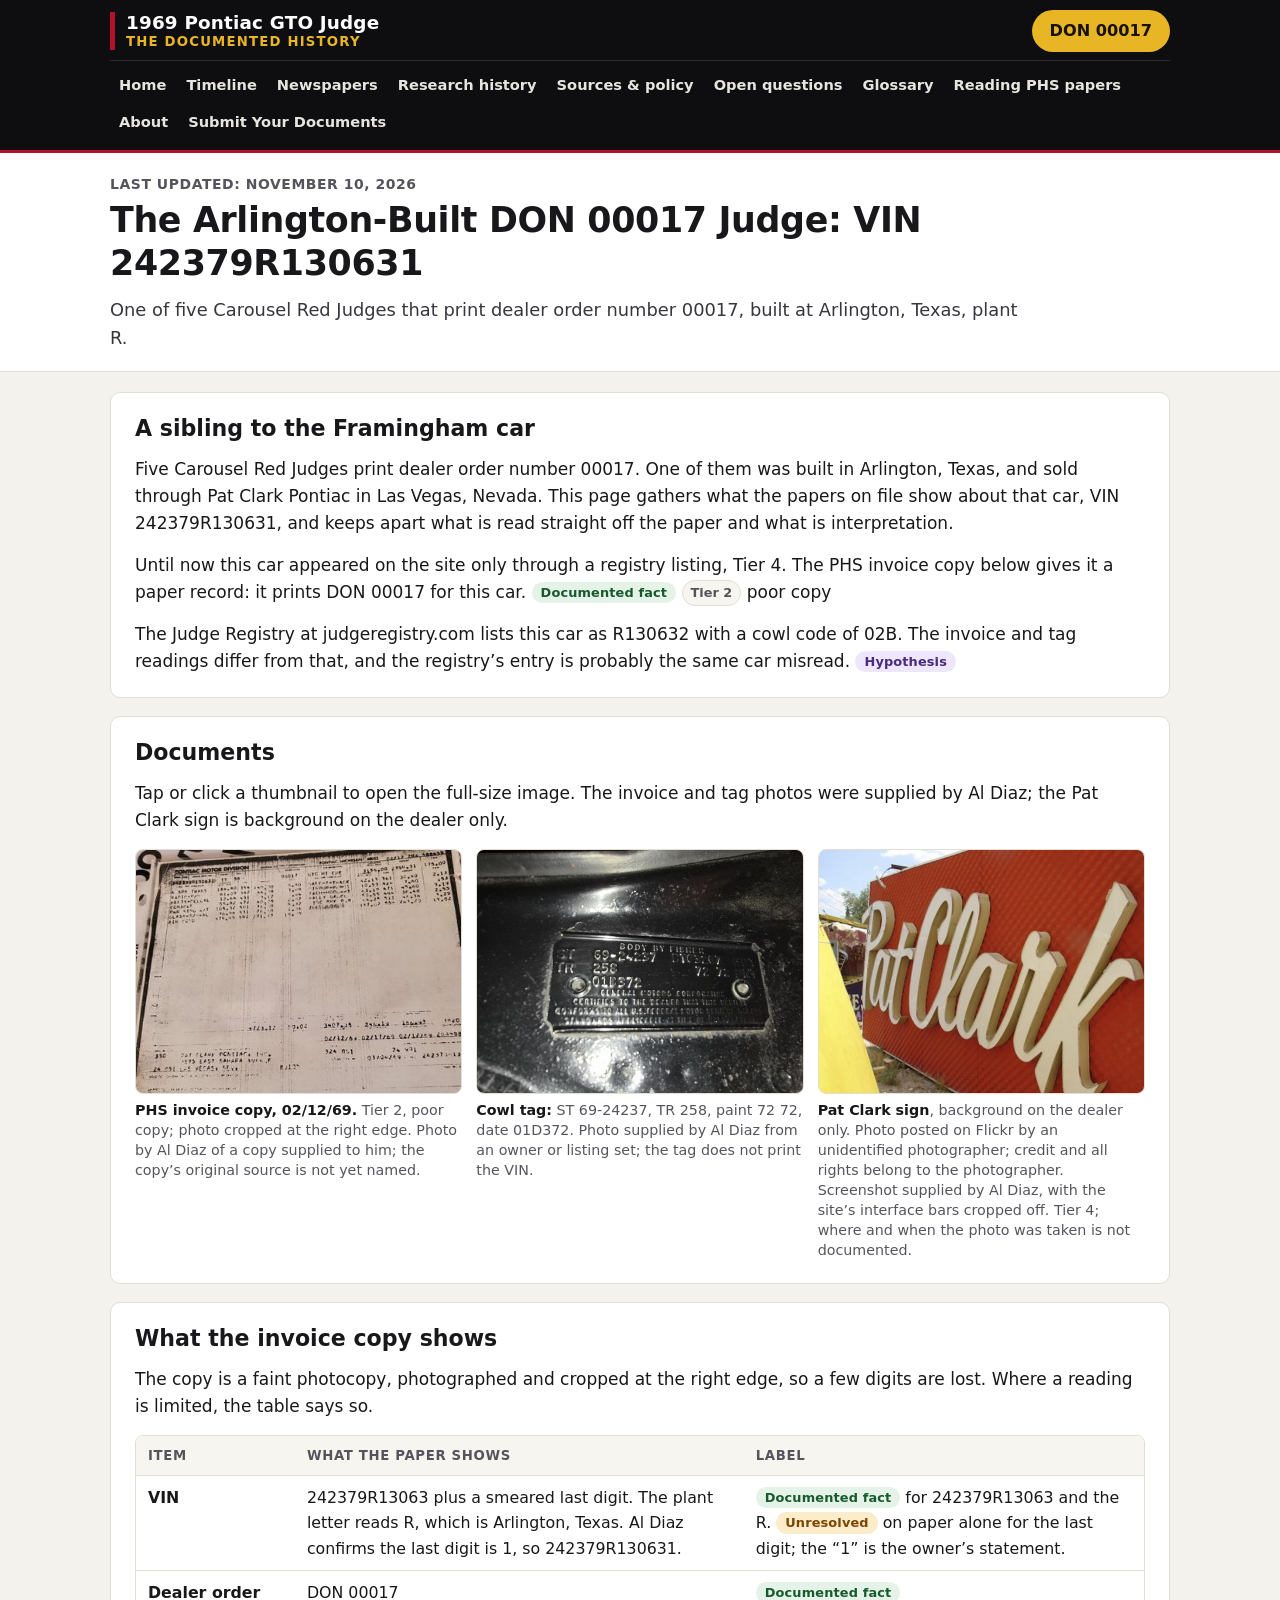
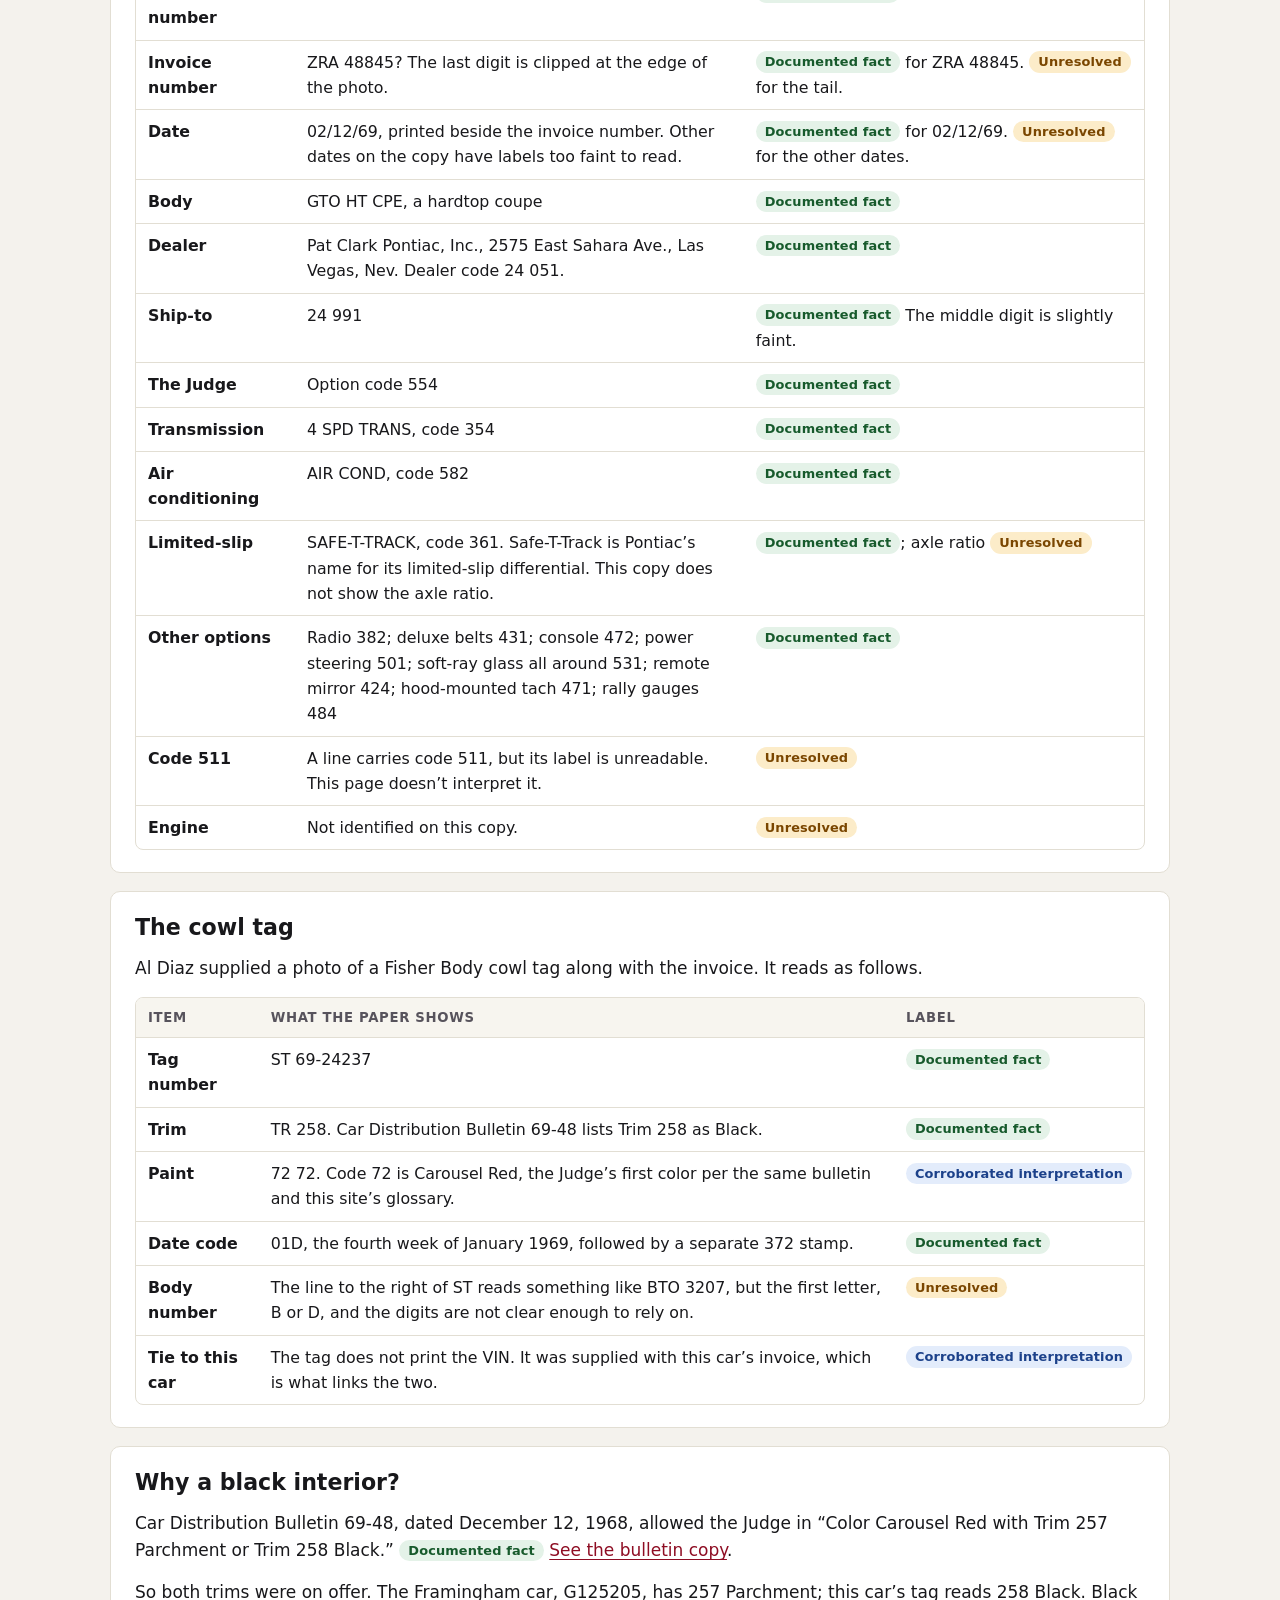
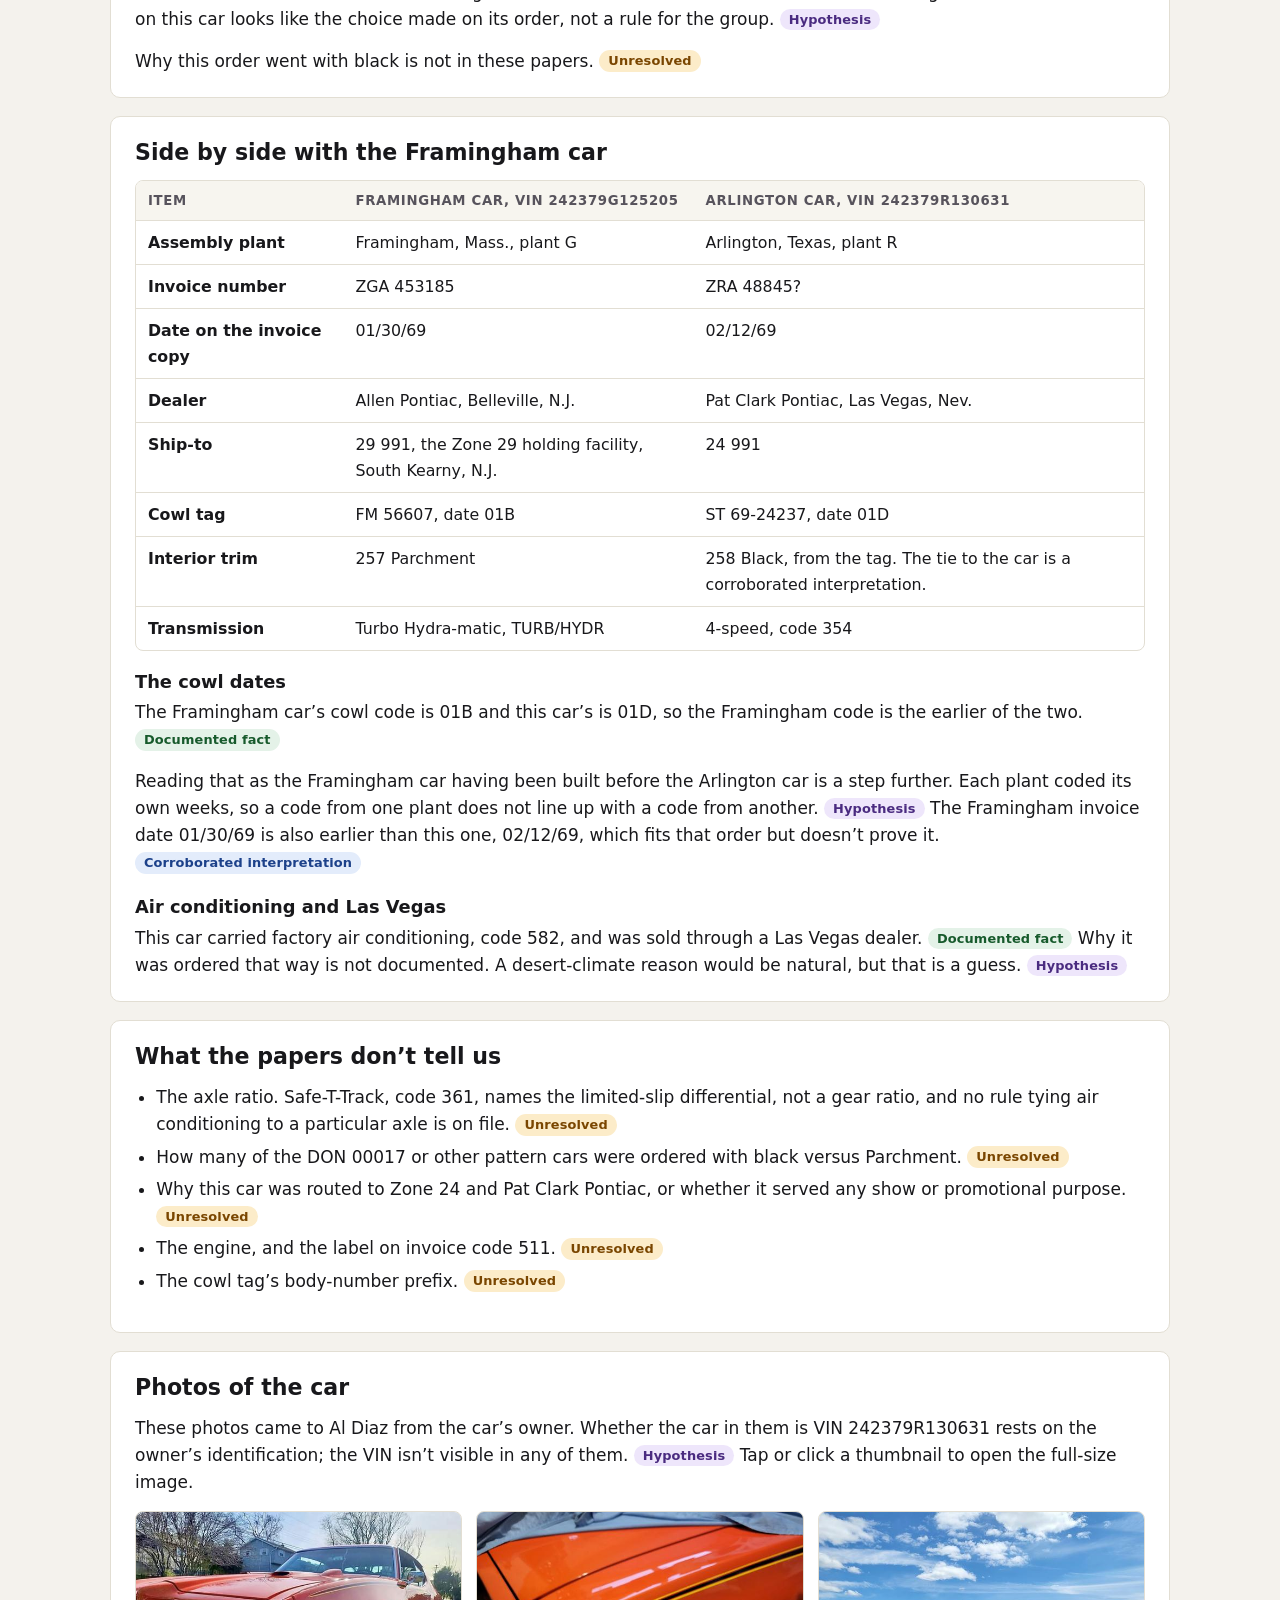
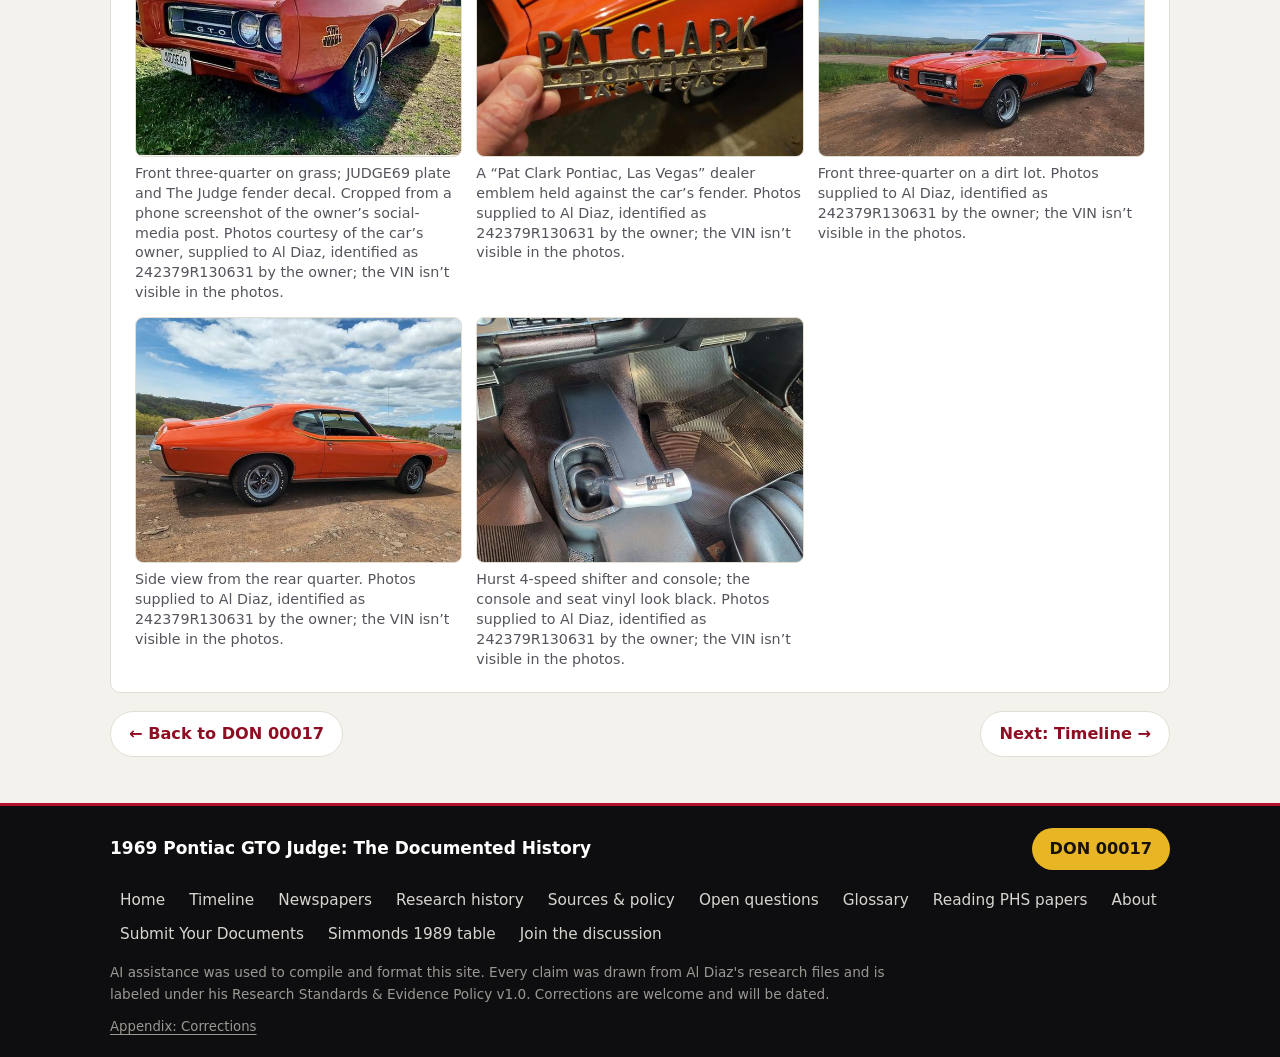
<file: arlington-judge-r130631.html>
<!DOCTYPE html>
<html lang="en"><head><meta charset="utf-8"/>
<meta content="width=device-width,initial-scale=1" name="viewport"/>
<meta charset="utf-8">
<meta name="viewport" content="width=device-width,initial-scale=1">
<title>The Arlington-Built DON 00017 Judge: VIN 242379R130631</title>
<meta name="description" content="What the PHS invoice copy and cowl tag show about the Arlington-built 1969 GTO Judge, VIN 242379R130631: DON 00017, sold through Pat Clark Pontiac in Las Vegas. Evidence labeled.">
<meta name="keywords" content="1969 Pontiac GTO Judge, DON 00017, 242379R130631, Arlington Judge, Pat Clark Pontiac Las Vegas, Carousel Red Judge, trim 258 black, GTO Judge pattern car">
<link rel="canonical" href="https://onejudge69.github.io/1969-gto-judge-pattern-research/arlington-judge-r130631.html">
<meta property="og:type" content="article"><meta property="og:title" content="The Arlington-Built DON 00017 Judge: VIN 242379R130631">
<meta property="og:description" content="What the PHS invoice copy and cowl tag show about the Arlington-built 1969 GTO Judge, VIN 242379R130631: DON 00017, sold through Pat Clark Pontiac in Las Vegas. Evidence labeled."><meta property="og:url" content="https://onejudge69.github.io/1969-gto-judge-pattern-research/arlington-judge-r130631.html">
<meta property="og:site_name" content="1969 Pontiac GTO Judge: The Documented History"><meta property="og:image" content="https://onejudge69.github.io/1969-gto-judge-pattern-research/images/og-card.png?v=3">
<meta property="og:image:secure_url" content="https://onejudge69.github.io/1969-gto-judge-pattern-research/images/og-card.png?v=3"><meta property="og:image:type" content="image/png">
<meta property="og:image:width" content="1200"><meta property="og:image:height" content="630">
<meta property="og:image:alt" content="1969 GTO Judge: The Documented History. From Pontiac&#x27;s own records. Colored-pencil drawing of an orange 1969 GTO Judge, signed ’11 by its artist; artist not yet identified.">
<meta name="twitter:card" content="summary_large_image"><meta name="twitter:title" content="The Arlington-Built DON 00017 Judge: VIN 242379R130631">
<meta name="twitter:description" content="What the PHS invoice copy and cowl tag show about the Arlington-built 1969 GTO Judge, VIN 242379R130631: DON 00017, sold through Pat Clark Pontiac in Las Vegas. Evidence labeled."><meta name="twitter:image" content="https://onejudge69.github.io/1969-gto-judge-pattern-research/images/og-card.png?v=3"><meta name="twitter:image:alt" content="1969 GTO Judge: The Documented History. From Pontiac&#x27;s own records. Colored-pencil drawing of an orange 1969 GTO Judge, signed ’11 by its artist; artist not yet identified.">
<link rel="apple-touch-icon" sizes="180x180" href="images/apple-touch-icon.png">
<link rel="icon" type="image/png" sizes="32x32" href="images/favicon-32.png"><link rel="icon" href="favicon.ico" sizes="any">
<meta name="theme-color" content="#0b0b0c">
<meta property="article:modified_time" content="2026-11-09">
<script type="application/ld+json">[
 {
  "@context": "https://schema.org",
  "@type": "WebSite",
  "name": "1969 Pontiac GTO Judge: The Documented History",
  "url": "https://onejudge69.github.io/1969-gto-judge-pattern-research/",
  "inLanguage": "en-US",
  "author": {
   "@type": "Person",
   "name": "Al Diaz",
   "url": "https://onejudge69.github.io/1969-gto-judge-pattern-research/about-the-researcher.html",
   "description": "Independent researcher of 1969 Pontiac GTO Judge factory records"
  },
  "publisher": {
   "@type": "Person",
   "name": "Al Diaz",
   "url": "https://onejudge69.github.io/1969-gto-judge-pattern-research/about-the-researcher.html",
   "description": "Independent researcher of 1969 Pontiac GTO Judge factory records"
  }
 },
 {
  "@context": "https://schema.org",
  "@type": "Article",
  "headline": "The Arlington-Built DON 00017 Judge: VIN 242379R130631",
  "name": "1969 GTO Judge Pattern Cars & the DON 00017 Cars",
  "description": "What the PHS invoice copy and cowl tag show about the Arlington-built 1969 GTO Judge, VIN 242379R130631: DON 00017, sold through Pat Clark Pontiac in Las Vegas. Evidence labeled.",
  "url": "https://onejudge69.github.io/1969-gto-judge-pattern-research/arlington-judge-r130631.html",
  "author": {
   "@type": "Person",
   "name": "Al Diaz",
   "url": "https://onejudge69.github.io/1969-gto-judge-pattern-research/about-the-researcher.html",
   "description": "Independent researcher of 1969 Pontiac GTO Judge factory records"
  },
  "datePublished": "2026-11-09",
  "dateModified": "2026-11-09",
  "inLanguage": "en-US",
  "keywords": "1969 Pontiac GTO Judge, DON 00017, 242379R130631, Arlington Judge, Pat Clark Pontiac Las Vegas, Carousel Red Judge, trim 258 black, GTO Judge pattern car",
  "about": {
   "@type": "Car",
   "name": "1969 Pontiac GTO Judge",
   "manufacturer": "Pontiac Motor Division",
   "modelDate": "1969"
  }
 },
 {
  "@context": "https://schema.org",
  "@type": "BreadcrumbList",
  "itemListElement": [
   {
    "@type": "ListItem",
    "position": 1,
    "name": "Home",
    "item": "https://onejudge69.github.io/1969-gto-judge-pattern-research/"
   },
   {
    "@type": "ListItem",
    "position": 2,
    "name": "DON 00017",
    "item": "https://onejudge69.github.io/1969-gto-judge-pattern-research/pattern-cars-pilot-batch.html"
   },
   {
    "@type": "ListItem",
    "position": 3,
    "name": "Arlington-built Judge, 242379R130631",
    "item": "https://onejudge69.github.io/1969-gto-judge-pattern-research/arlington-judge-r130631.html"
   }
  ]
 }
]</script>

<link rel="stylesheet" href="site.css?v=20261109j">
</head>
<body>
<header class="site-head"><div class="head-in">
<input type="checkbox" id="menu-check" class="menu-check" aria-label="Show or hide the menu">
<a class="brand" href="index.html"><span class="b1">1969 Pontiac GTO Judge</span><span class="b2">The Documented History</span></a>
<a class="don-cta" aria-current="page" href="pattern-cars-pilot-batch.html">DON 00017</a>
<label class="menu-btn" for="menu-check">Menu</label>
<nav class="site-nav" aria-label="Main"><a href="index.html">Home</a><a href="judge-timeline-1968-1969.html">Timeline</a><a href="newspapers-rollout.html">Newspapers</a><a href="research-history.html">Research history</a><a href="sources-evidence-policy.html">Sources &amp; policy</a><a href="open-questions.html">Open questions</a><a href="glossary.html">Glossary</a><a href="how-to-read-phs-papers.html">Reading PHS papers</a><a href="about-the-researcher.html">About</a><a href="submit-your-documents.html">Submit Your Documents</a></nav>
</div></header>
<div class="page-title"><div class="in"><p class="upd">Last updated: November 10, 2026</p><h1>The Arlington-Built DON 00017 Judge: VIN 242379R130631</h1><p class="lead">One of five Carousel Red Judges that print dealer order number 00017, built at Arlington, Texas, plant R.</p></div></div>
<main class="wrap">
<section class="sec"><h2>A sibling to the Framingham car</h2>
<p>Five Carousel Red Judges print dealer order number 00017. One of them was built in Arlington, Texas, and sold through Pat Clark Pontiac in Las Vegas, Nevada. This page gathers what the papers on file show about that car, VIN 242379R130631, and keeps apart what is read straight off the paper and what is interpretation.</p>
<p>Until now this car appeared on the site only through a registry listing, Tier 4. The PHS invoice copy below gives it a paper record: it prints DON 00017 for this car. <span class="lab fact">Documented fact</span> <span class="tier">Tier 2</span> poor copy</p>
<p>The Judge Registry at judgeregistry.com lists this car as R130632 with a cowl code of 02B. The invoice and tag readings differ from that, and the registry’s entry is probably the same car misread. <span class="lab hyp">Hypothesis</span></p>
</section><section class="sec" id="documents"><h2>Documents</h2>
<p>Tap or click a thumbnail to open the full-size image. The invoice and tag photos were supplied by Al Diaz; the Pat Clark sign is background on the dealer only.</p>
<div class="docs c3"><figure class=""><a aria-label="Open full-size image: Poor photocopy of the Pontiac Motor Division invoice for a GTO hardtop coupe sold to Pat Clark Pontiac, Las Vegas, showing DON 00017 and the option list" class="ph" href="images/arlington-r130631-phs-invoice.jpg" rel="noopener" target="_blank"><img alt="Poor photocopy of the Pontiac Motor Division invoice for a GTO hardtop coupe sold to Pat Clark Pontiac, Las Vegas, showing DON 00017 and the option list" decoding="async" height="491" loading="lazy" src="images/arlington-r130631-phs-invoice-thumb.jpg" width="420"/></a><figcaption><b>PHS invoice copy, 02/12/69.</b> Tier 2, poor copy; photo cropped at the right edge. Photo by Al Diaz of a copy supplied to him; the copy’s original source is not yet named.</figcaption></figure><figure class=""><a aria-label="Open full-size image: Fisher Body cowl tag stamped ST 69-24237, TR 258, paint 72 72, date code 01D" class="ph" href="images/arlington-r130631-cowl-tag.jpg" rel="noopener" target="_blank"><img alt="Fisher Body cowl tag stamped ST 69-24237, TR 258, paint 72 72, date code 01D" decoding="async" height="450" loading="lazy" src="images/arlington-r130631-cowl-tag-thumb.jpg" width="600"/></a><figcaption><b>Cowl tag:</b> ST 69-24237, TR 258, paint 72 72, date 01D372. Photo supplied by Al Diaz from an owner or listing set; the tag does not print the VIN.</figcaption></figure><figure class=""><a aria-label="Open full-size image: Large cream script “Pat Clark” letters on a red sign panel, photographed outdoors" class="ph" href="images/arlington-r130631-pat-clark-sign.jpg" rel="noopener" target="_blank"><img alt="Large cream script “Pat Clark” letters on a red sign panel, photographed outdoors" decoding="async" height="492" loading="lazy" src="images/arlington-r130631-pat-clark-sign-thumb.jpg" width="600"/></a><figcaption><b>Pat Clark sign</b>, background on the dealer only. Photo posted on Flickr by an unidentified photographer; credit and all rights belong to the photographer. Screenshot supplied by Al Diaz, with the site’s interface bars cropped off. Tier 4; where and when the photo was taken is not documented.</figcaption></figure></div>
</section><section class="sec" id="invoice"><h2>What the invoice copy shows</h2>
<p>The copy is a faint photocopy, photographed and cropped at the right edge, so a few digits are lost. Where a reading is limited, the table says so.</p>
<div class="tw stack"><table><tbody><tr class="hd"><th>Item</th><th>What the paper shows</th><th>Label</th></tr><tr><td>VIN</td><td data-l="What the paper shows">242379R13063 plus a smeared last digit. The plant letter reads R, which is Arlington, Texas. Al Diaz confirms the last digit is 1, so 242379R130631.</td><td data-l="Label"><span class="lab fact">Documented fact</span> for 242379R13063 and the R. <span class="lab unres">Unresolved</span> on paper alone for the last digit; the “1” is the owner’s statement.</td></tr><tr><td>Dealer order number</td><td data-l="What the paper shows">DON 00017</td><td data-l="Label"><span class="lab fact">Documented fact</span></td></tr><tr><td>Invoice number</td><td data-l="What the paper shows">ZRA 48845? The last digit is clipped at the edge of the photo.</td><td data-l="Label"><span class="lab fact">Documented fact</span> for ZRA 48845. <span class="lab unres">Unresolved</span> for the tail.</td></tr><tr><td>Date</td><td data-l="What the paper shows">02/12/69, printed beside the invoice number. Other dates on the copy have labels too faint to read.</td><td data-l="Label"><span class="lab fact">Documented fact</span> for 02/12/69. <span class="lab unres">Unresolved</span> for the other dates.</td></tr><tr><td>Body</td><td data-l="What the paper shows">GTO HT CPE, a hardtop coupe</td><td data-l="Label"><span class="lab fact">Documented fact</span></td></tr><tr><td>Dealer</td><td data-l="What the paper shows">Pat Clark Pontiac, Inc., 2575 East Sahara Ave., Las Vegas, Nev. Dealer code 24 051.</td><td data-l="Label"><span class="lab fact">Documented fact</span></td></tr><tr><td>Ship-to</td><td data-l="What the paper shows">24 991</td><td data-l="Label"><span class="lab fact">Documented fact</span> The middle digit is slightly faint.</td></tr><tr><td>The Judge</td><td data-l="What the paper shows">Option code 554</td><td data-l="Label"><span class="lab fact">Documented fact</span></td></tr><tr><td>Transmission</td><td data-l="What the paper shows">4 SPD TRANS, code 354</td><td data-l="Label"><span class="lab fact">Documented fact</span></td></tr><tr><td>Air conditioning</td><td data-l="What the paper shows">AIR COND, code 582</td><td data-l="Label"><span class="lab fact">Documented fact</span></td></tr><tr><td>Limited-slip</td><td data-l="What the paper shows">SAFE-T-TRACK, code 361. Safe-T-Track is Pontiac’s name for its limited-slip differential. This copy does not show the axle ratio.</td><td data-l="Label"><span class="lab fact">Documented fact</span>; axle ratio <span class="lab unres">Unresolved</span></td></tr><tr><td>Other options</td><td data-l="What the paper shows">Radio 382; deluxe belts 431; console 472; power steering 501; soft-ray glass all around 531; remote mirror 424; hood-mounted tach 471; rally gauges 484</td><td data-l="Label"><span class="lab fact">Documented fact</span></td></tr><tr><td>Code 511</td><td data-l="What the paper shows">A line carries code 511, but its label is unreadable. This page doesn’t interpret it.</td><td data-l="Label"><span class="lab unres">Unresolved</span></td></tr><tr><td>Engine</td><td data-l="What the paper shows">Not identified on this copy.</td><td data-l="Label"><span class="lab unres">Unresolved</span></td></tr></tbody></table></div>
</section><section class="sec" id="cowl-tag"><h2>The cowl tag</h2>
<p>Al Diaz supplied a photo of a Fisher Body cowl tag along with the invoice. It reads as follows.</p>
<div class="tw stack"><table><tbody><tr class="hd"><th>Item</th><th>What the paper shows</th><th>Label</th></tr><tr><td>Tag number</td><td data-l="What the paper shows">ST 69-24237</td><td data-l="Label"><span class="lab fact">Documented fact</span></td></tr><tr><td>Trim</td><td data-l="What the paper shows">TR 258. Car Distribution Bulletin 69-48 lists Trim 258 as Black.</td><td data-l="Label"><span class="lab fact">Documented fact</span></td></tr><tr><td>Paint</td><td data-l="What the paper shows">72 72. Code 72 is Carousel Red, the Judge’s first color per the same bulletin and this site’s glossary.</td><td data-l="Label"><span class="lab interp">Corroborated interpretation</span></td></tr><tr><td>Date code</td><td data-l="What the paper shows">01D, the fourth week of January 1969, followed by a separate 372 stamp.</td><td data-l="Label"><span class="lab fact">Documented fact</span></td></tr><tr><td>Body number</td><td data-l="What the paper shows">The line to the right of ST reads something like BTO 3207, but the first letter, B or D, and the digits are not clear enough to rely on.</td><td data-l="Label"><span class="lab unres">Unresolved</span></td></tr><tr><td>Tie to this car</td><td data-l="What the paper shows">The tag does not print the VIN. It was supplied with this car’s invoice, which is what links the two.</td><td data-l="Label"><span class="lab interp">Corroborated interpretation</span></td></tr></tbody></table></div>
</section><section class="sec" id="black-interior"><h2>Why a black interior?</h2>
<p>Car Distribution Bulletin 69-48, dated December 12, 1968, allowed the Judge in “Color Carousel Red with Trim 257 Parchment or Trim 258 Black.” <span class="lab fact">Documented fact</span> <a href="images/1968-12-12-cdb-69-48-wilson-judge.jpg">See the bulletin copy</a>.</p>
<p>So both trims were on offer. The Framingham car, G125205, has 257 Parchment; this car’s tag reads 258 Black. Black on this car looks like the choice made on its order, not a rule for the group. <span class="lab hyp">Hypothesis</span></p>
<p>Why this order went with black is not in these papers. <span class="lab unres">Unresolved</span></p>
</section><section class="sec" id="side-by-side"><h2>Side by side with the Framingham car</h2>
<div class="tw stack"><table><tbody><tr class="hd"><th>Item</th><th>Framingham car, VIN 242379G125205</th><th>Arlington car, VIN 242379R130631</th></tr><tr><td>Assembly plant</td><td data-l="Framingham car, VIN 242379G125205">Framingham, Mass., plant G</td><td data-l="Arlington car, VIN 242379R130631">Arlington, Texas, plant R</td></tr><tr><td>Invoice number</td><td data-l="Framingham car, VIN 242379G125205">ZGA 453185</td><td data-l="Arlington car, VIN 242379R130631">ZRA 48845?</td></tr><tr><td>Date on the invoice copy</td><td data-l="Framingham car, VIN 242379G125205">01/30/69</td><td data-l="Arlington car, VIN 242379R130631">02/12/69</td></tr><tr><td>Dealer</td><td data-l="Framingham car, VIN 242379G125205">Allen Pontiac, Belleville, N.J.</td><td data-l="Arlington car, VIN 242379R130631">Pat Clark Pontiac, Las Vegas, Nev.</td></tr><tr><td>Ship-to</td><td data-l="Framingham car, VIN 242379G125205">29 991, the Zone 29 holding facility, South Kearny, N.J.</td><td data-l="Arlington car, VIN 242379R130631">24 991</td></tr><tr><td>Cowl tag</td><td data-l="Framingham car, VIN 242379G125205">FM 56607, date 01B</td><td data-l="Arlington car, VIN 242379R130631">ST 69-24237, date 01D</td></tr><tr><td>Interior trim</td><td data-l="Framingham car, VIN 242379G125205">257 Parchment</td><td data-l="Arlington car, VIN 242379R130631">258 Black, from the tag. The tie to the car is a corroborated interpretation.</td></tr><tr><td>Transmission</td><td data-l="Framingham car, VIN 242379G125205">Turbo Hydra-matic, TURB/HYDR</td><td data-l="Arlington car, VIN 242379R130631">4-speed, code 354</td></tr></tbody></table></div>
<h3>The cowl dates</h3>
<p>The Framingham car’s cowl code is 01B and this car’s is 01D, so the Framingham code is the earlier of the two. <span class="lab fact">Documented fact</span></p>
<p>Reading that as the Framingham car having been built before the Arlington car is a step further. Each plant coded its own weeks, so a code from one plant does not line up with a code from another. <span class="lab hyp">Hypothesis</span> The Framingham invoice date 01/30/69 is also earlier than this one, 02/12/69, which fits that order but doesn’t prove it. <span class="lab interp">Corroborated interpretation</span></p>
<h3>Air conditioning and Las Vegas</h3>
<p>This car carried factory air conditioning, code 582, and was sold through a Las Vegas dealer. <span class="lab fact">Documented fact</span> Why it was ordered that way is not documented. A desert-climate reason would be natural, but that is a guess. <span class="lab hyp">Hypothesis</span></p>
</section><section class="sec" id="not-documented"><h2>What the papers don’t tell us</h2>
<ul>
<li>The axle ratio. Safe-T-Track, code 361, names the limited-slip differential, not a gear ratio, and no rule tying air conditioning to a particular axle is on file. <span class="lab unres">Unresolved</span></li>
<li>How many of the DON 00017 or other pattern cars were ordered with black versus Parchment. <span class="lab unres">Unresolved</span></li>
<li>Why this car was routed to Zone 24 and Pat Clark Pontiac, or whether it served any show or promotional purpose. <span class="lab unres">Unresolved</span></li>
<li>The engine, and the label on invoice code 511. <span class="lab unres">Unresolved</span></li>
<li>The cowl tag’s body-number prefix. <span class="lab unres">Unresolved</span></li>
</ul>
</section><section class="sec" id="photos"><h2>Photos of the car</h2><p>These photos came to Al Diaz from the car’s owner. Whether the car in them is VIN 242379R130631 rests on the owner’s identification; the VIN isn’t visible in any of them. <span class="lab hyp">Hypothesis</span> Tap or click a thumbnail to open the full-size image.</p><div class="docs c3"><figure class=""><a aria-label="Open full-size image: Orange-red 1969 GTO Judge seen from the front three-quarter, parked on grass, with a JUDGE69 license plate and The Judge fender decal" class="ph" href="images/arlington-r130631-photo-01-front-grass.jpg" rel="noopener" target="_blank"><img alt="Orange-red 1969 GTO Judge seen from the front three-quarter, parked on grass, with a JUDGE69 license plate and The Judge fender decal" decoding="async" height="448" loading="lazy" src="images/arlington-r130631-photo-01-front-grass-thumb.jpg" width="600"/></a><figcaption>Front three-quarter on grass; JUDGE69 plate and The Judge fender decal. Cropped from a phone screenshot of the owner’s social-media post. Photos courtesy of the car’s owner, supplied to Al Diaz, identified as 242379R130631 by the owner; the VIN isn’t visible in the photos.</figcaption></figure><figure class=""><a aria-label="Open full-size image: A hand holding a metal “Pat Clark Pontiac Las Vegas” dealer emblem against the orange-red fender of the Judge, with a blue car cover pulled back above" class="ph" href="images/arlington-r130631-photo-02-dealer-emblem.jpg" rel="noopener" target="_blank"><img alt="A hand holding a metal “Pat Clark Pontiac Las Vegas” dealer emblem against the orange-red fender of the Judge, with a blue car cover pulled back above" decoding="async" height="450" loading="lazy" src="images/arlington-r130631-photo-02-dealer-emblem-thumb.jpg" width="600"/></a><figcaption>A “Pat Clark Pontiac, Las Vegas” dealer emblem held against the car’s fender. Photos supplied to Al Diaz, identified as 242379R130631 by the owner; the VIN isn’t visible in the photos.</figcaption></figure><figure class=""><a aria-label="Open full-size image: Orange-red 1969 GTO Judge from the front three-quarter on a dirt lot, with fields and hills under a blue sky behind it" class="ph" href="images/arlington-r130631-photo-03-front-dirt-road.jpg" rel="noopener" target="_blank"><img alt="Orange-red 1969 GTO Judge from the front three-quarter on a dirt lot, with fields and hills under a blue sky behind it" decoding="async" height="450" loading="lazy" src="images/arlington-r130631-photo-03-front-dirt-road-thumb.jpg" width="600"/></a><figcaption>Front three-quarter on a dirt lot. Photos supplied to Al Diaz, identified as 242379R130631 by the owner; the VIN isn’t visible in the photos.</figcaption></figure><figure class=""><a aria-label="Open full-size image: Orange-red 1969 GTO Judge in side view from the rear quarter, showing the Judge stripe, Cobra Radial G/T tires and rear spoiler" class="ph" href="images/arlington-r130631-photo-04-rear-quarter.jpg" rel="noopener" target="_blank"><img alt="Orange-red 1969 GTO Judge in side view from the rear quarter, showing the Judge stripe, Cobra Radial G/T tires and rear spoiler" decoding="async" height="450" loading="lazy" src="images/arlington-r130631-photo-04-rear-quarter-thumb.jpg" width="600"/></a><figcaption>Side view from the rear quarter. Photos supplied to Al Diaz, identified as 242379R130631 by the owner; the VIN isn’t visible in the photos.</figcaption></figure><figure class=""><a aria-label="Open full-size image: Hurst four-speed shifter handle over a black console, with a Pontiac floor mat and black seat vinyl beside it" class="ph" href="images/arlington-r130631-photo-05-hurst-console.jpg" rel="noopener" target="_blank"><img alt="Hurst four-speed shifter handle over a black console, with a Pontiac floor mat and black seat vinyl beside it" decoding="async" height="450" loading="lazy" src="images/arlington-r130631-photo-05-hurst-console-thumb.jpg" width="600"/></a><figcaption>Hurst 4-speed shifter and console; the console and seat vinyl look black. Photos supplied to Al Diaz, identified as 242379R130631 by the owner; the VIN isn’t visible in the photos.</figcaption></figure></div></section>
<nav class="pager" aria-label="Continue reading"><a href="pattern-cars-pilot-batch.html">&larr; Back to DON 00017</a><a href="judge-timeline-1968-1969.html">Next: Timeline &rarr;</a></nav>
</main>
<footer class="site-foot"><div class="foot-in">
<div class="foot-top"><strong>1969 Pontiac GTO Judge: The Documented History</strong><a class="don-cta" href="pattern-cars-pilot-batch.html">DON 00017</a></div>
<nav class="foot-nav" aria-label="Footer"><a href="index.html">Home</a><a href="judge-timeline-1968-1969.html">Timeline</a><a href="newspapers-rollout.html">Newspapers</a><a href="research-history.html">Research history</a><a href="sources-evidence-policy.html">Sources &amp; policy</a><a href="open-questions.html">Open questions</a><a href="glossary.html">Glossary</a><a href="how-to-read-phs-papers.html">Reading PHS papers</a><a href="about-the-researcher.html">About</a><a href="submit-your-documents.html">Submit Your Documents</a><a href="sources-evidence-policy.html#simmonds-1989-table">Simmonds 1989 table</a><a href="https://www.facebook.com/groups/3237784739765263/" target="_blank" rel="noopener">Join the discussion</a></nav>
<p class="foot-note">AI assistance was used to compile and format this site. Every claim was drawn from Al Diaz's research files and is labeled under his Research Standards &amp; Evidence Policy v1.0. Corrections are welcome and will be dated.</p>
<p class="foot-appx"><a href="corrections-log.html">Appendix: Corrections</a></p>
<p class="foot-visits" id="visit-count" hidden>Visitors: <span></span></p>
</div></footer>
<script src="visit-count.js" defer></script>
</body></html>
</file>
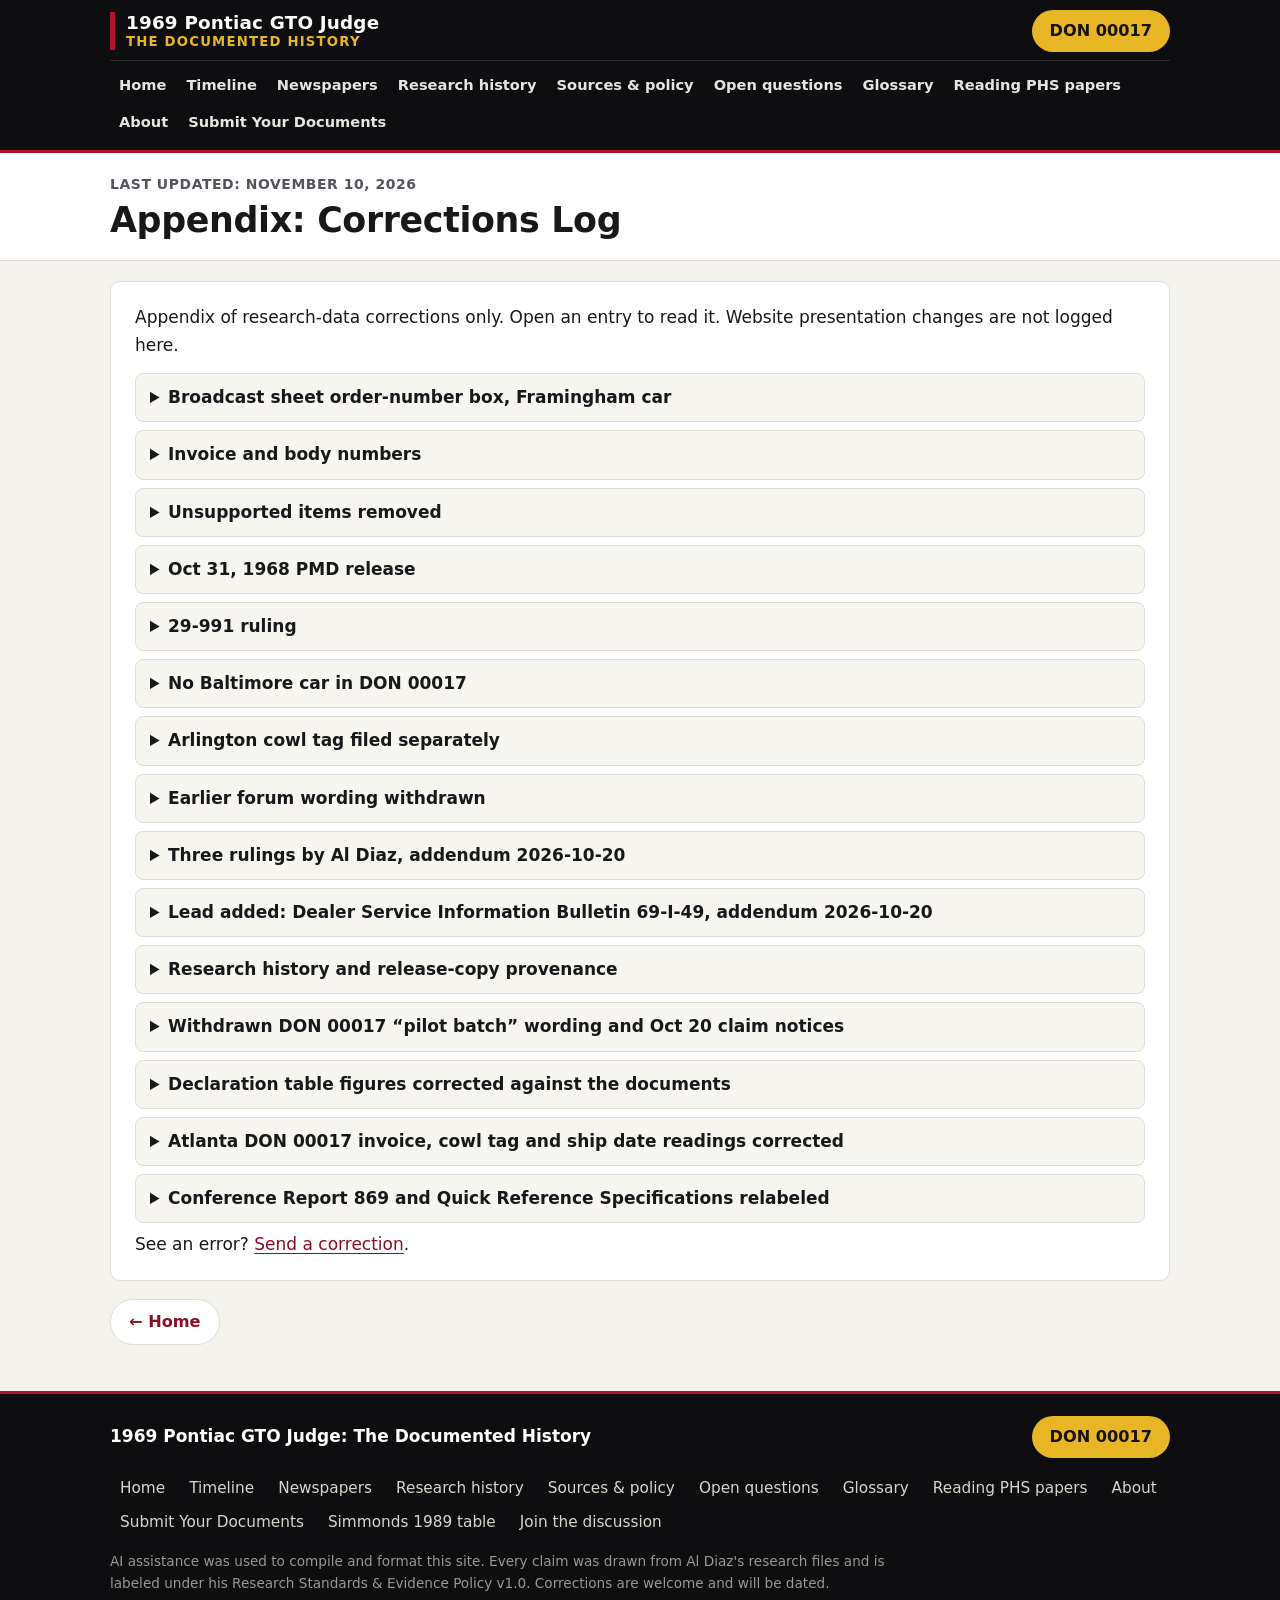
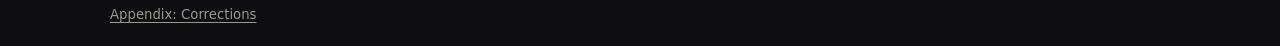
<file: corrections-log.html>
<!DOCTYPE html>
<html lang="en"><head><meta charset="utf-8"/>
<meta content="width=device-width,initial-scale=1" name="viewport"/>
<meta charset="utf-8">
<meta name="viewport" content="width=device-width,initial-scale=1">
<title>Corrections Log: 1969 GTO Judge Research Dated Addenda</title>
<meta name="description" content="Dated research-data corrections to the 1969 Pontiac GTO Judge research: 29-991 South Kearny ruling, DON 00017 batch, cowl tags, withdrawn forum wording and the Oct 20 rulings. Nothing deleted.">
<meta name="keywords" content="GTO Judge corrections, 29-991 South Kearny, DON 00017, research addenda, 1969 Pontiac GTO Judge, GTO Judge history, pre-production Judge, GTO Judge pattern car, 1,000 pattern cars, Carousel Red Judge, option 554 WT1, lead unit, DON 00017">
<link rel="canonical" href="https://onejudge69.github.io/1969-gto-judge-pattern-research/corrections-log.html">
<meta property="og:type" content="article"><meta property="og:title" content="Corrections Log: 1969 GTO Judge Research Dated Addenda">
<meta property="og:description" content="Dated research-data corrections to the 1969 Pontiac GTO Judge research: 29-991 South Kearny ruling, DON 00017 batch, cowl tags, withdrawn forum wording and the Oct 20 rulings. Nothing deleted."><meta property="og:url" content="https://onejudge69.github.io/1969-gto-judge-pattern-research/corrections-log.html">
<meta property="og:site_name" content="1969 Pontiac GTO Judge: The Documented History"><meta property="og:image" content="https://onejudge69.github.io/1969-gto-judge-pattern-research/images/og-card.png?v=3">
<meta property="og:image:secure_url" content="https://onejudge69.github.io/1969-gto-judge-pattern-research/images/og-card.png?v=3"><meta property="og:image:type" content="image/png">
<meta property="og:image:width" content="1200"><meta property="og:image:height" content="630">
<meta property="og:image:alt" content="1969 GTO Judge: The Documented History. From Pontiac&#x27;s own records. Colored-pencil drawing of an orange 1969 GTO Judge, signed ’11 by its artist; artist not yet identified.">
<meta name="twitter:card" content="summary_large_image"><meta name="twitter:title" content="Corrections Log: 1969 GTO Judge Research Dated Addenda">
<meta name="twitter:description" content="Dated research-data corrections to the 1969 Pontiac GTO Judge research: 29-991 South Kearny ruling, DON 00017 batch, cowl tags, withdrawn forum wording and the Oct 20 rulings. Nothing deleted."><meta name="twitter:image" content="https://onejudge69.github.io/1969-gto-judge-pattern-research/images/og-card.png?v=3"><meta name="twitter:image:alt" content="1969 GTO Judge: The Documented History. From Pontiac&#x27;s own records. Colored-pencil drawing of an orange 1969 GTO Judge, signed ’11 by its artist; artist not yet identified.">
<link rel="apple-touch-icon" sizes="180x180" href="images/apple-touch-icon.png">
<link rel="icon" type="image/png" sizes="32x32" href="images/favicon-32.png"><link rel="icon" href="favicon.ico" sizes="any">
<meta name="theme-color" content="#0b0b0c">
<meta property="article:modified_time" content="2026-11-09">
<script type="application/ld+json">[
 {
  "@context": "https://schema.org",
  "@type": "WebSite",
  "name": "1969 Pontiac GTO Judge: The Documented History",
  "url": "https://onejudge69.github.io/1969-gto-judge-pattern-research/",
  "inLanguage": "en-US",
  "author": {
   "@type": "Person",
   "name": "Al Diaz",
   "url": "https://onejudge69.github.io/1969-gto-judge-pattern-research/about-the-researcher.html",
   "description": "Independent researcher of 1969 Pontiac GTO Judge factory records"
  },
  "publisher": {
   "@type": "Person",
   "name": "Al Diaz",
   "url": "https://onejudge69.github.io/1969-gto-judge-pattern-research/about-the-researcher.html",
   "description": "Independent researcher of 1969 Pontiac GTO Judge factory records"
  }
 },
 {
  "@context": "https://schema.org",
  "@type": "Article",
  "headline": "Corrections Log",
  "name": "Corrections Log: 1969 GTO Judge Research Dated Addenda",
  "description": "Dated research-data corrections to the 1969 Pontiac GTO Judge research: 29-991 South Kearny ruling, DON 00017 batch, cowl tags, withdrawn forum wording and the Oct 20 rulings. Nothing deleted.",
  "url": "https://onejudge69.github.io/1969-gto-judge-pattern-research/corrections-log.html",
  "author": {
   "@type": "Person",
   "name": "Al Diaz",
   "url": "https://onejudge69.github.io/1969-gto-judge-pattern-research/about-the-researcher.html",
   "description": "Independent researcher of 1969 Pontiac GTO Judge factory records"
  },
  "datePublished": "2026-10-20",
  "dateModified": "2026-11-09",
  "inLanguage": "en-US",
  "keywords": "GTO Judge corrections, 29-991 South Kearny, DON 00017, research addenda, 1969 Pontiac GTO Judge, GTO Judge history, pre-production Judge, GTO Judge pattern car, 1,000 pattern cars, Carousel Red Judge, option 554 WT1, lead unit, DON 00017",
  "about": {
   "@type": "Car",
   "name": "1969 Pontiac GTO Judge",
   "manufacturer": "Pontiac Motor Division",
   "modelDate": "1969"
  }
 },
 {
  "@context": "https://schema.org",
  "@type": "BreadcrumbList",
  "itemListElement": [
   {
    "@type": "ListItem",
    "position": 1,
    "name": "Home",
    "item": "https://onejudge69.github.io/1969-gto-judge-pattern-research/"
   },
   {
    "@type": "ListItem",
    "position": 2,
    "name": "Corrections log",
    "item": "https://onejudge69.github.io/1969-gto-judge-pattern-research/corrections-log.html"
   }
  ]
 }
]</script>

<link rel="stylesheet" href="site.css?v=20261109j">
</head>
<body>
<header class="site-head"><div class="head-in">
<input type="checkbox" id="menu-check" class="menu-check" aria-label="Show or hide the menu">
<a class="brand" href="index.html"><span class="b1">1969 Pontiac GTO Judge</span><span class="b2">The Documented History</span></a>
<a class="don-cta" href="pattern-cars-pilot-batch.html">DON 00017</a>
<label class="menu-btn" for="menu-check">Menu</label>
<nav class="site-nav" aria-label="Main"><a href="index.html">Home</a><a href="judge-timeline-1968-1969.html">Timeline</a><a href="newspapers-rollout.html">Newspapers</a><a href="research-history.html">Research history</a><a href="sources-evidence-policy.html">Sources &amp; policy</a><a href="open-questions.html">Open questions</a><a href="glossary.html">Glossary</a><a href="how-to-read-phs-papers.html">Reading PHS papers</a><a href="about-the-researcher.html">About</a><a href="submit-your-documents.html">Submit Your Documents</a></nav>
</div></header>
<div class="page-title"><div class="in"><p class="upd">Last updated: November 10, 2026</p><h1>Appendix: Corrections Log</h1></div></div>
<main class="wrap">
<section class="sec corr"><p>Appendix of research-data corrections only. Open an entry to read it. Website presentation changes are not logged here.</p><details><summary>Broadcast sheet order-number box, Framingham car</summary><div class="cb"><span class="cdate">Oct 15, 2026</span><p>The earlier reading was changed after the owner inspected the original sheet in person: the box reads 000017, matching DON 00017 on the PHS invoice. A close-up photo is still to be added.</p></div></details>
<details><summary>Invoice and body numbers</summary><div class="cb"><span class="cdate">Oct 15, 2026</span><p>ZGA 453185 is the invoice number, not a body sequence. FM 56607: an earlier note said FN is the Fisher body number, not the trim. The Fremont invoice number reads ZZA 468236; an older summary printed 468216. The invoice governs.</p></div></details>
<details><summary>Unsupported items removed</summary><div class="cb"><span class="cdate">Oct 15, 2026</span><p>An “unbroken title trail”, “Pattern Judge #22”, an engine-noise freeze, pool names and an embargo are not documented in primary sources currently available. Wrong VINs in an older audit were replaced by the VINs printed on the invoices.</p></div></details>
<details><summary>Oct 31, 1968 PMD release</summary><div class="cb"><span class="cdate">Oct 15, 2026</span><p>First listed as a lead only; a copy was later filed. It describes an unnamed orange 350 H.O. car, not the Judge as announced.</p></div></details>
<details><summary>29-991 ruling</summary><div class="cb"><span class="cdate">Oct 17, 2026</span><p>29-991 is the Pontiac Zone 29 holding facility, Navy Industrial Yard, Building 2, South Kearny, N.J., per an Anchor waybill for VIN 242379G128552, shown in that car’s Bring a Trailer sale listing, August 2025. It is not the Boston zone; Boston is Zone 01.</p></div></details>
<details><summary>No Baltimore car in DON 00017</summary><div class="cb"><span class="cdate">Oct 17, 2026</span><p>No Baltimore car prints DON 00017 on the paper on file. The nearest Baltimore order in the material is DON 00018.</p></div></details>
<details><summary>Arlington cowl tag filed separately</summary><div class="cb"><span class="cdate">Oct 17, 2026</span><p>The Arlington R130xxx cowl tag set is filed separately from the Fremont Z114xxx car; it does not belong to the Fremont car.</p></div></details>
<details><summary>Earlier forum wording withdrawn</summary><div class="cb"><span class="cdate">Oct 19, 2026</span><p>The words “earliest confirmed production Judge”, “locked” and “validated” used in earlier forum posts are withdrawn. No document identifies the first Judge built.</p></div></details>
<details><summary>Three rulings by Al Diaz, addendum 2026-10-20</summary><div class="cb"><span class="cdate">Oct 20, 2026</span><p>A. VIN 242379G125xxx is the first Framingham Judge. Documented fact, Al’s ruling of Oct 20, 2026. Basis: PHS records; the earliest invoice date, 01/30/69, and the earliest cowl week, 01B, of the five known DON 00017 cars. This replaces the earlier Hypothesis label.</p><p>B. DON 00017 was one car per zone, not a five-car “corporate pilot batch, one per plant”; that wording is withdrawn here and in the June forum post. Documented fact, Al’s ruling of Oct 20, 2026. Basis: the five DON 00017 cars on file came from different plants and went to different zones.</p><p>C. The Framingham car’s broadcast sheet order number is 000017, matching PHS DON 00017; this replaces the earlier “Field 111 prints 00001 / Unresolved” caution. Documented fact, Al’s ruling of Oct 20, 2026. Basis: the owner’s reading of the original sheet, see the Oct 15 entry, and the same reading of the top line as “186276 - 000017” by a forum poster in Nov 2025, a Tier 4 lead.</p><p>Earlier statements are retained in this log, not deleted. These pages were updated with AI help from Grok Bot, at Al Diaz’s direction.</p></div></details>
<details><summary>Lead added: Dealer Service Information Bulletin 69-I-49, addendum 2026-10-20</summary><div class="cb"><span class="cdate">Oct 20, 2026</span><p>Added to Open questions, item 9, as a Tier 4 lead pending an original: a Wallace Racing web copy of PMD bulletin 69-I-49, Section 2, dated 2-24-69, listing instrument panel name plates as deleted in production on all 1969 Tempest models except “Judge.” Corroborated interpretation pending an original: by Feb 24, 1969 the Judge was the only Tempest-line car keeping the dash nameplate. It says nothing about the first car or build order. Nothing earlier was changed. Added with AI help from Grok Bot, at Al Diaz’s direction.</p></div></details>
<details><summary>Research history and release-copy provenance</summary><div class="cb"><span class="cdate">Nov 7, 2026</span><p>Added Mike Noun’s September 21 and 22, 2015 forum discovery and permission statements with source links as Tier 4 leads for underlying records, not factory proof. Expanded the existing December 19, 1968 release entry after inspecting the held image, and disclosed its unconfirmed acquisition source and chain of custody. The release was already on the site; this is a provenance clarification, not a newly discovered document. No vehicle, plant, zone or first-car rulings were changed. AI assisted drafting and formatting; quotations were checked against the held forum text and release image.</p></div></details>
<details id="correction-notices-2026-10-20"><summary>Withdrawn DON 00017 “pilot batch” wording and Oct 20 claim notices</summary><div class="cb"><span class="cdate">Oct 20, 2026</span><p>Earlier research wording called the five DON 00017 cars a “pilot batch” or “five-car batch.” That claim is withdrawn. The notices below keep the earlier claim text for the record.</p><p><b>Addendum 2026-10-20.</b> Earlier versions of the DON 00017 page used the heading “The DON 00017 five-car batch” and called the cars a “pilot batch.” That wording is withdrawn from the live pages and kept here. See also the Oct 20, 2026 rulings entry above.</p><p><b>Addendum 2026-10-20.</b> DON 00017 was one car per zone, not a five-car “corporate pilot batch, one per plant.” Documented fact, Al’s ruling of Oct 20, 2026. Basis: the five DON 00017 cars on file came from different plants and went to different zones.</p><p><b>Addendum 2026-10-20.</b> This car is the first Framingham Judge. Documented fact, Al’s ruling of Oct 20, 2026. Basis: PHS records; the earliest invoice date, 01/30/69, and the earliest cowl week, 01B, of the five known DON 00017 cars. It replaces the earlier Hypothesis label. The ruling is Al Diaz’s.</p></div></details>
<details><summary>Declaration table figures corrected against the documents</summary><div class="cb"><span class="cdate">Nov 9, 2026</span><p>Against Al Diaz’s July 2026 Lead Production Car Declaration PDF, these research figures are corrected to match the papers on file: cowl body number <b>FM 56607</b>, where the PDF read FN 56607; Fremont VIN 242379Z114103 invoice <b>ZZA 468236</b> and allocation <b>23-991</b>, where the PDF had ZZA 468216 and 24-991; Arlington VIN 242379R130631 cowl date <b>01D</b>, where the PDF had 01C, and invoice <b>ZRA 48845?</b> as legible on the copy, where the PDF had ZRA 488556. The unsupported claim that outside experts had validated the declaration is removed; no document supports it. The ZGA, ZZA and ZRA values are invoice numbers, not body sequence. Interpretive claims in the declaration, “lead” and “earliest”, remain Al’s stated position and are labeled Hypothesis where they go beyond the papers.</p></div></details>
<details><summary>Atlanta DON 00017 invoice, cowl tag and ship date readings corrected</summary><div class="cb"><span class="cdate">Nov 10, 2026</span><p>Read again against the held papers. Atlanta VIN 242379A119165: invoice number <b>ZAA 544435</b> as printed at the top and bottom of the invoice, where the page had ZAA 544415; date shipped <b>03/04/69</b>, where the page had 03/10/69, which is the date of note on that invoice. Atlanta VIN 242379A120714: invoice number <b>ZA? 55667?</b>, where the page had ZAB 55667; the third letter is not legible on the copy and the last digit is cut off at the edge of the photo, so neither is stated; cowl body number <b>ATL 515284</b>, where the page had ATL 513284; the tag reads 02C, TR 257, paint 72 72 and is tied to this car by Al’s identification. Arlington VIN 242379R130631: console option code <b>472</b>, where the page had 474. Nothing else on these pages was changed.</p></div></details>
<details><summary>Conference Report 869 and Quick Reference Specifications relabeled</summary><div class="cb"><span class="cdate">Nov 12, 2026</span><p>Conference Report No. 869, dated Dec 11, 1968, and the typed Quick Reference Specifications sheet were labeled Tier 2, Documented fact. The photographs came from a Bring a Trailer auction listing, which has not yet been identified. Under Research Standards and Evidence Policy v1.0, auction material is a Tier 4 lead until the original is examined. Both entries are now labeled Tier 4, Lead, auction listing photograph, original not examined, with that source note. The report’s content agrees with CDB 69-48 and with the surviving dealer tube kit shown in Smoke Signals, May 2019, page 16, Tier 3. The wording of the documents is unchanged. Nothing else was altered.</p></div></details>
<p>See an error? <a href="submit-your-documents.html">Send a correction</a>.</p></section>
<nav class="pager" aria-label="Continue reading"><a href="index.html">&larr; Home</a></nav>
</main>
<footer class="site-foot"><div class="foot-in">
<div class="foot-top"><strong>1969 Pontiac GTO Judge: The Documented History</strong><a class="don-cta" href="pattern-cars-pilot-batch.html">DON 00017</a></div>
<nav class="foot-nav" aria-label="Footer"><a href="index.html">Home</a><a href="judge-timeline-1968-1969.html">Timeline</a><a href="newspapers-rollout.html">Newspapers</a><a href="research-history.html">Research history</a><a href="sources-evidence-policy.html">Sources &amp; policy</a><a href="open-questions.html">Open questions</a><a href="glossary.html">Glossary</a><a href="how-to-read-phs-papers.html">Reading PHS papers</a><a href="about-the-researcher.html">About</a><a href="submit-your-documents.html">Submit Your Documents</a><a href="sources-evidence-policy.html#simmonds-1989-table">Simmonds 1989 table</a><a href="https://www.facebook.com/groups/3237784739765263/" target="_blank" rel="noopener">Join the discussion</a></nav>
<p class="foot-note">AI assistance was used to compile and format this site. Every claim was drawn from Al Diaz's research files and is labeled under his Research Standards &amp; Evidence Policy v1.0. Corrections are welcome and will be dated.</p>
<p class="foot-appx"><a href="corrections-log.html">Appendix: Corrections</a></p>
<p class="foot-visits" id="visit-count" hidden>Visitors: <span></span></p>
</div></footer>
<script src="visit-count.js" defer></script>
</body></html>
</file>
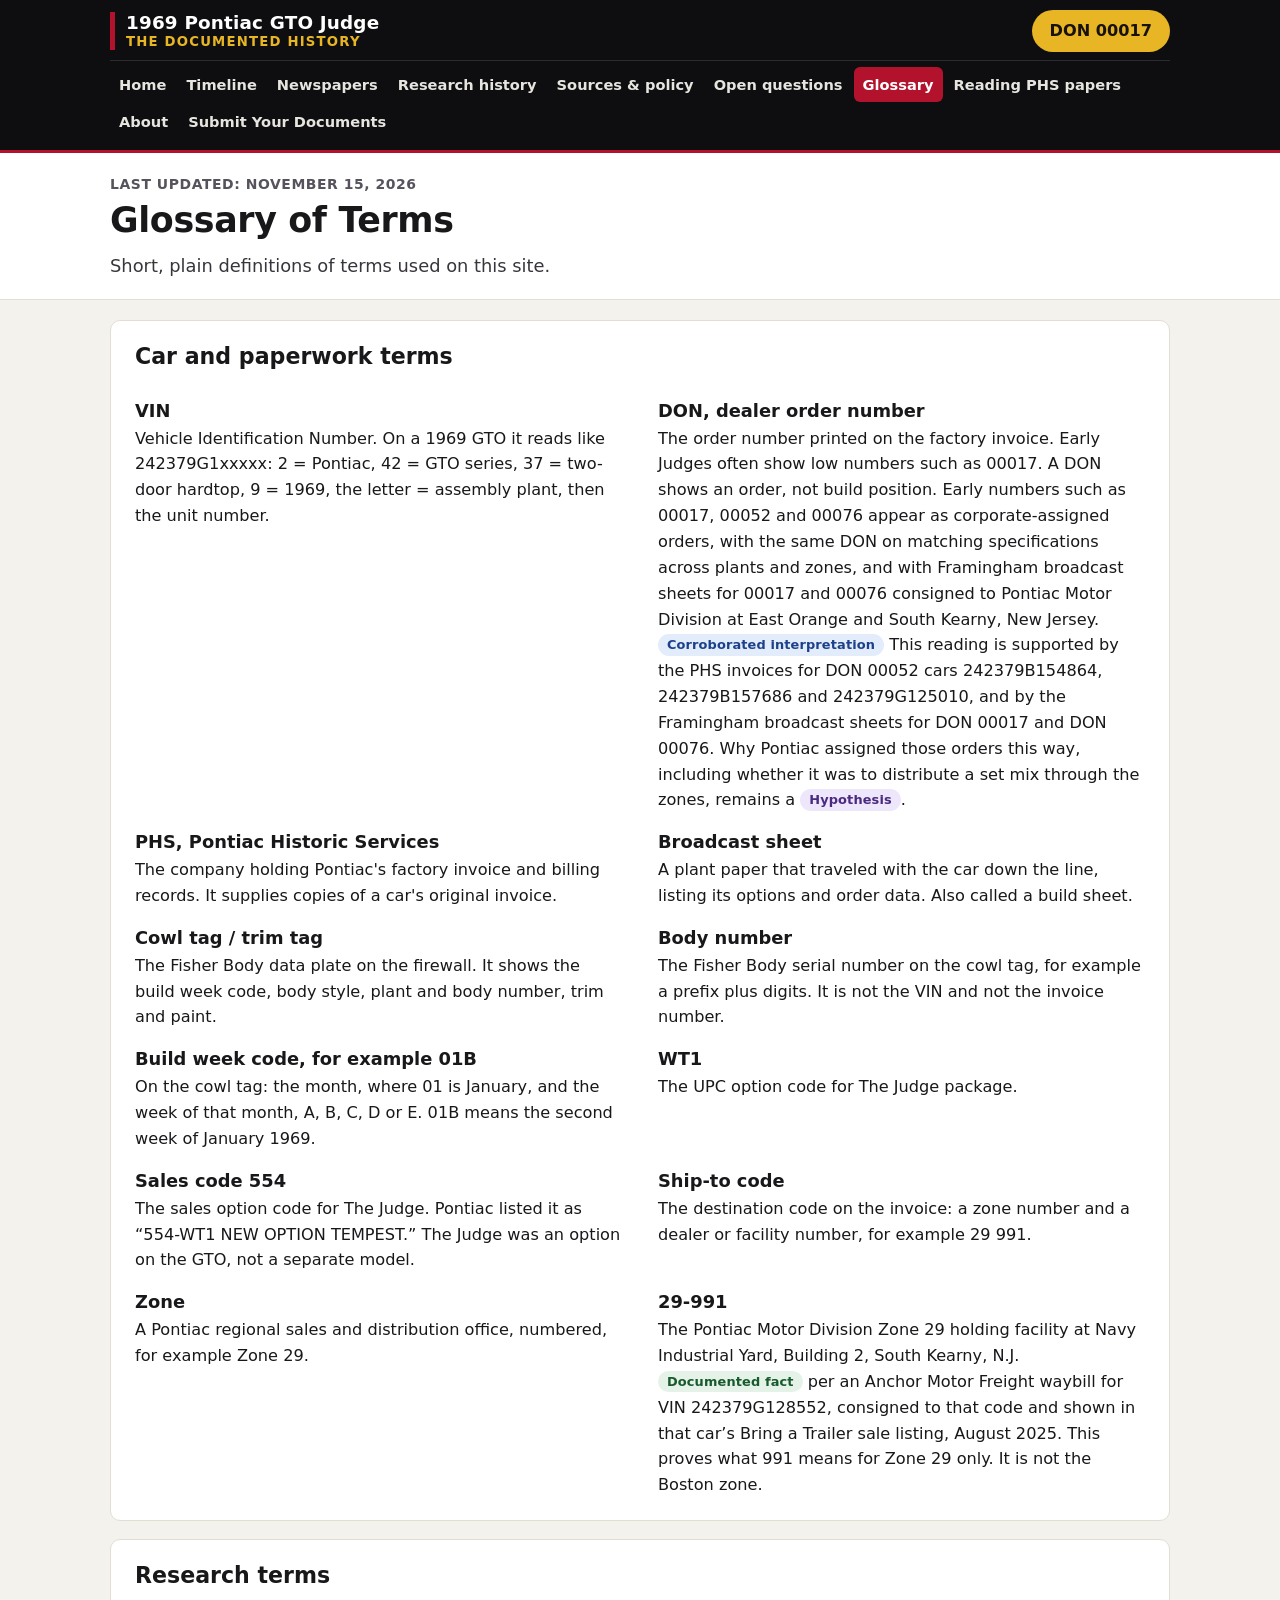
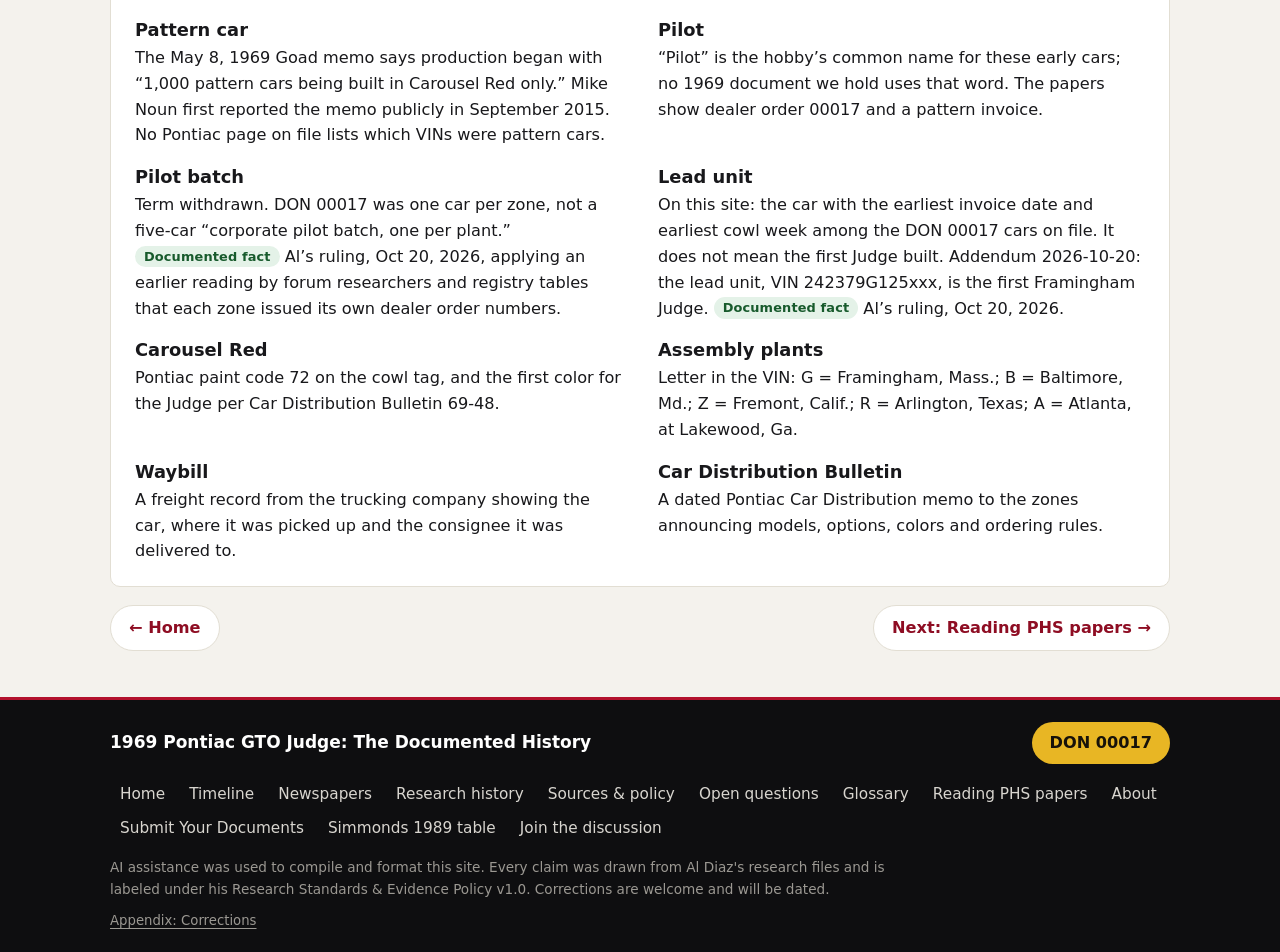
<file: glossary.html>
<!DOCTYPE html>
<html lang="en"><head><meta charset="utf-8"/>
<meta content="width=device-width,initial-scale=1" name="viewport"/>
<meta charset="utf-8">
<meta name="viewport" content="width=device-width,initial-scale=1">
<title>1969 GTO Judge Glossary: VIN, DON, PHS, WT1, 554, Cowl Tag Codes</title>
<meta name="description" content="Plain-language glossary of 1969 Pontiac GTO Judge research terms: VIN, dealer order number (DON), PHS, broadcast sheet, cowl tag, WT1, sales code 554, 29-991.">
<meta name="keywords" content="GTO Judge glossary, what is DON, PHS meaning, WT1, sales code 554, cowl tag decoding, 29-991 South Kearny, 1969 Pontiac GTO Judge, GTO Judge history, pre-production Judge, GTO Judge pattern car, 1,000 pattern cars, Carousel Red Judge, option 554 WT1, lead unit, DON 00017">
<link rel="canonical" href="https://onejudge69.github.io/1969-gto-judge-pattern-research/glossary.html">
<meta property="og:type" content="article"><meta property="og:title" content="1969 GTO Judge Glossary: VIN, DON, PHS, WT1, 554, Cowl Tag Codes">
<meta property="og:description" content="Plain-language glossary of 1969 Pontiac GTO Judge research terms: VIN, dealer order number (DON), PHS, broadcast sheet, cowl tag, WT1, sales code 554, 29-991."><meta property="og:url" content="https://onejudge69.github.io/1969-gto-judge-pattern-research/glossary.html">
<meta property="og:site_name" content="1969 Pontiac GTO Judge: The Documented History"><meta property="og:image" content="https://onejudge69.github.io/1969-gto-judge-pattern-research/images/og-card.png?v=3">
<meta property="og:image:secure_url" content="https://onejudge69.github.io/1969-gto-judge-pattern-research/images/og-card.png?v=3"><meta property="og:image:type" content="image/png">
<meta property="og:image:width" content="1200"><meta property="og:image:height" content="630">
<meta property="og:image:alt" content="1969 GTO Judge: The Documented History. From Pontiac&#x27;s own records. Colored-pencil drawing of an orange 1969 GTO Judge, signed ’11 by its artist; artist not yet identified.">
<meta name="twitter:card" content="summary_large_image"><meta name="twitter:title" content="1969 GTO Judge Glossary: VIN, DON, PHS, WT1, 554, Cowl Tag Codes">
<meta name="twitter:description" content="Plain-language glossary of 1969 Pontiac GTO Judge research terms: VIN, dealer order number (DON), PHS, broadcast sheet, cowl tag, WT1, sales code 554, 29-991."><meta name="twitter:image" content="https://onejudge69.github.io/1969-gto-judge-pattern-research/images/og-card.png?v=3"><meta name="twitter:image:alt" content="1969 GTO Judge: The Documented History. From Pontiac&#x27;s own records. Colored-pencil drawing of an orange 1969 GTO Judge, signed ’11 by its artist; artist not yet identified.">
<link rel="apple-touch-icon" sizes="180x180" href="images/apple-touch-icon.png">
<link rel="icon" type="image/png" sizes="32x32" href="images/favicon-32.png"><link rel="icon" href="favicon.ico" sizes="any">
<meta name="theme-color" content="#0b0b0c">
<meta property="article:modified_time" content="2026-11-09">
<script type="application/ld+json">[
 {
  "@context": "https://schema.org",
  "@type": "WebSite",
  "name": "1969 Pontiac GTO Judge: The Documented History",
  "url": "https://onejudge69.github.io/1969-gto-judge-pattern-research/",
  "inLanguage": "en-US",
  "author": {
   "@type": "Person",
   "name": "Al Diaz",
   "url": "https://onejudge69.github.io/1969-gto-judge-pattern-research/about-the-researcher.html",
   "description": "Independent researcher of 1969 Pontiac GTO Judge factory records"
  },
  "publisher": {
   "@type": "Person",
   "name": "Al Diaz",
   "url": "https://onejudge69.github.io/1969-gto-judge-pattern-research/about-the-researcher.html",
   "description": "Independent researcher of 1969 Pontiac GTO Judge factory records"
  }
 },
 {
  "@context": "https://schema.org",
  "@type": "Article",
  "headline": "Glossary of Terms",
  "name": "1969 GTO Judge Glossary: VIN, DON, PHS, WT1, 554, Cowl Tag Codes",
  "description": "Plain-language glossary of 1969 Pontiac GTO Judge research terms: VIN, dealer order number (DON), PHS, broadcast sheet, cowl tag, WT1, sales code 554, 29-991.",
  "url": "https://onejudge69.github.io/1969-gto-judge-pattern-research/glossary.html",
  "author": {
   "@type": "Person",
   "name": "Al Diaz",
   "url": "https://onejudge69.github.io/1969-gto-judge-pattern-research/about-the-researcher.html",
   "description": "Independent researcher of 1969 Pontiac GTO Judge factory records"
  },
  "datePublished": "2026-10-20",
  "dateModified": "2026-11-09",
  "inLanguage": "en-US",
  "keywords": "GTO Judge glossary, what is DON, PHS meaning, WT1, sales code 554, cowl tag decoding, 29-991 South Kearny, 1969 Pontiac GTO Judge, GTO Judge history, pre-production Judge, GTO Judge pattern car, 1,000 pattern cars, Carousel Red Judge, option 554 WT1, lead unit, DON 00017",
  "about": {
   "@type": "Car",
   "name": "1969 Pontiac GTO Judge",
   "manufacturer": "Pontiac Motor Division",
   "modelDate": "1969"
  }
 },
 {
  "@context": "https://schema.org",
  "@type": "BreadcrumbList",
  "itemListElement": [
   {
    "@type": "ListItem",
    "position": 1,
    "name": "Home",
    "item": "https://onejudge69.github.io/1969-gto-judge-pattern-research/"
   },
   {
    "@type": "ListItem",
    "position": 2,
    "name": "Glossary",
    "item": "https://onejudge69.github.io/1969-gto-judge-pattern-research/glossary.html"
   }
  ]
 }
]</script>

<link rel="stylesheet" href="site.css?v=20261109j">
</head>
<body>
<header class="site-head"><div class="head-in">
<input type="checkbox" id="menu-check" class="menu-check" aria-label="Show or hide the menu">
<a class="brand" href="index.html"><span class="b1">1969 Pontiac GTO Judge</span><span class="b2">The Documented History</span></a>
<a class="don-cta" href="pattern-cars-pilot-batch.html">DON 00017</a>
<label class="menu-btn" for="menu-check">Menu</label>
<nav class="site-nav" aria-label="Main"><a href="index.html">Home</a><a href="judge-timeline-1968-1969.html">Timeline</a><a href="newspapers-rollout.html">Newspapers</a><a href="research-history.html">Research history</a><a href="sources-evidence-policy.html">Sources &amp; policy</a><a href="open-questions.html">Open questions</a><a href="glossary.html" aria-current="page">Glossary</a><a href="how-to-read-phs-papers.html">Reading PHS papers</a><a href="about-the-researcher.html">About</a><a href="submit-your-documents.html">Submit Your Documents</a></nav>
</div></header>
<div class="page-title"><div class="in"><p class="upd">Last updated: November 15, 2026</p><h1>Glossary of Terms</h1><p class="lead">Short, plain definitions of terms used on this site.</p></div></div>
<main class="wrap">
<section class="sec"><h2>Car and paperwork terms</h2><div class="terms"><div class="term"><h3>VIN</h3><p>Vehicle Identification Number. On a 1969 GTO it reads like 242379G1xxxxx: 2 = Pontiac, 42 = GTO series, 37 = two-door hardtop, 9 = 1969, the letter = assembly plant, then the unit number.</p></div><div class="term"><h3>DON, dealer order number</h3><p>The order number printed on the factory invoice. Early Judges often show low numbers such as 00017. A DON shows an order, not build position. Early numbers such as 00017, 00052 and 00076 appear as corporate-assigned orders, with the same DON on matching specifications across plants and zones, and with Framingham broadcast sheets for 00017 and 00076 consigned to Pontiac Motor Division at East Orange and South Kearny, New Jersey. <span class="lab interp">Corroborated interpretation</span> This reading is supported by the PHS invoices for DON 00052 cars 242379B154864, 242379B157686 and 242379G125010, and by the Framingham broadcast sheets for DON 00017 and DON 00076. Why Pontiac assigned those orders this way, including whether it was to distribute a set mix through the zones, remains a <span class="lab hyp">Hypothesis</span>.</p></div><div class="term"><h3>PHS, Pontiac Historic Services</h3><p>The company holding Pontiac's factory invoice and billing records. It supplies copies of a car's original invoice.</p></div><div class="term"><h3>Broadcast sheet</h3><p>A plant paper that traveled with the car down the line, listing its options and order data. Also called a build sheet.</p></div><div class="term"><h3>Cowl tag / trim tag</h3><p>The Fisher Body data plate on the firewall. It shows the build week code, body style, plant and body number, trim and paint.</p></div><div class="term"><h3>Body number</h3><p>The Fisher Body serial number on the cowl tag, for example a prefix plus digits. It is not the VIN and not the invoice number.</p></div><div class="term"><h3>Build week code, for example 01B</h3><p>On the cowl tag: the month, where 01 is January, and the week of that month, A, B, C, D or E. 01B means the second week of January 1969.</p></div><div class="term"><h3>WT1</h3><p>The UPC option code for The Judge package.</p></div><div class="term"><h3>Sales code 554</h3><p>The sales option code for The Judge. Pontiac listed it as “554-WT1 NEW OPTION TEMPEST.” The Judge was an option on the GTO, not a separate model.</p></div><div class="term"><h3>Ship-to code</h3><p>The destination code on the invoice: a zone number and a dealer or facility number, for example 29 991.</p></div><div class="term"><h3>Zone</h3><p>A Pontiac regional sales and distribution office, numbered, for example Zone 29.</p></div><div class="term"><h3>29-991</h3><p>The Pontiac Motor Division Zone 29 holding facility at Navy Industrial Yard, Building 2, South Kearny, N.J. <span class="lab fact">Documented fact</span> per an Anchor Motor Freight waybill for VIN 242379G128552, consigned to that code and shown in that car’s Bring a Trailer sale listing, August 2025. This proves what 991 means for Zone 29 only. It is not the Boston zone.</p></div></div></section><section class="sec"><h2>Research terms</h2><div class="terms"><div class="term"><h3>Pattern car</h3><p>The May 8, 1969 Goad memo says production began with “1,000 pattern cars being built in Carousel Red only.” Mike Noun first reported the memo publicly in September 2015. No Pontiac page on file lists which VINs were pattern cars.</p></div><div class="term"><h3>Pilot</h3><p>“Pilot” is the hobby’s common name for these early cars; no 1969 document we hold uses that word. The papers show dealer order 00017 and a pattern invoice.</p></div><div class="term"><h3>Pilot batch</h3><p>Term withdrawn. DON 00017 was one car per zone, not a five-car “corporate pilot batch, one per plant.” <span class="lab fact">Documented fact</span> Al’s ruling, Oct 20, 2026, applying an earlier reading by forum researchers and registry tables that each zone issued its own dealer order numbers.</p></div><div class="term"><h3>Lead unit</h3><p>On this site: the car with the earliest invoice date and earliest cowl week among the DON 00017 cars on file. It does not mean the first Judge built. Addendum 2026-10-20: the lead unit, VIN 242379G125xxx, is the first Framingham Judge. <span class="lab fact">Documented fact</span> Al’s ruling, Oct 20, 2026.</p></div><div class="term"><h3>Carousel Red</h3><p>Pontiac paint code 72 on the cowl tag, and the first color for the Judge per Car Distribution Bulletin 69-48.</p></div><div class="term"><h3>Assembly plants</h3><p>Letter in the VIN: G = Framingham, Mass.; B = Baltimore, Md.; Z = Fremont, Calif.; R = Arlington, Texas; A = Atlanta, at Lakewood, Ga.</p></div><div class="term"><h3>Waybill</h3><p>A freight record from the trucking company showing the car, where it was picked up and the consignee it was delivered to.</p></div><div class="term"><h3>Car Distribution Bulletin</h3><p>A dated Pontiac Car Distribution memo to the zones announcing models, options, colors and ordering rules.</p></div></div></section>
<nav class="pager" aria-label="Continue reading"><a href="index.html">&larr; Home</a><a href="how-to-read-phs-papers.html">Next: Reading PHS papers &rarr;</a></nav>
</main>
<footer class="site-foot"><div class="foot-in">
<div class="foot-top"><strong>1969 Pontiac GTO Judge: The Documented History</strong><a class="don-cta" href="pattern-cars-pilot-batch.html">DON 00017</a></div>
<nav class="foot-nav" aria-label="Footer"><a href="index.html">Home</a><a href="judge-timeline-1968-1969.html">Timeline</a><a href="newspapers-rollout.html">Newspapers</a><a href="research-history.html">Research history</a><a href="sources-evidence-policy.html">Sources &amp; policy</a><a href="open-questions.html">Open questions</a><a href="glossary.html">Glossary</a><a href="how-to-read-phs-papers.html">Reading PHS papers</a><a href="about-the-researcher.html">About</a><a href="submit-your-documents.html">Submit Your Documents</a><a href="sources-evidence-policy.html#simmonds-1989-table">Simmonds 1989 table</a><a href="https://www.facebook.com/groups/3237784739765263/" target="_blank" rel="noopener">Join the discussion</a></nav>
<p class="foot-note">AI assistance was used to compile and format this site. Every claim was drawn from Al Diaz's research files and is labeled under his Research Standards &amp; Evidence Policy v1.0. Corrections are welcome and will be dated.</p>
<p class="foot-appx"><a href="corrections-log.html">Appendix: Corrections</a></p>
<p class="foot-visits" id="visit-count" hidden>Visitors: <span></span></p>
</div></footer>
<script src="visit-count.js" defer></script>
</body></html>
</file>
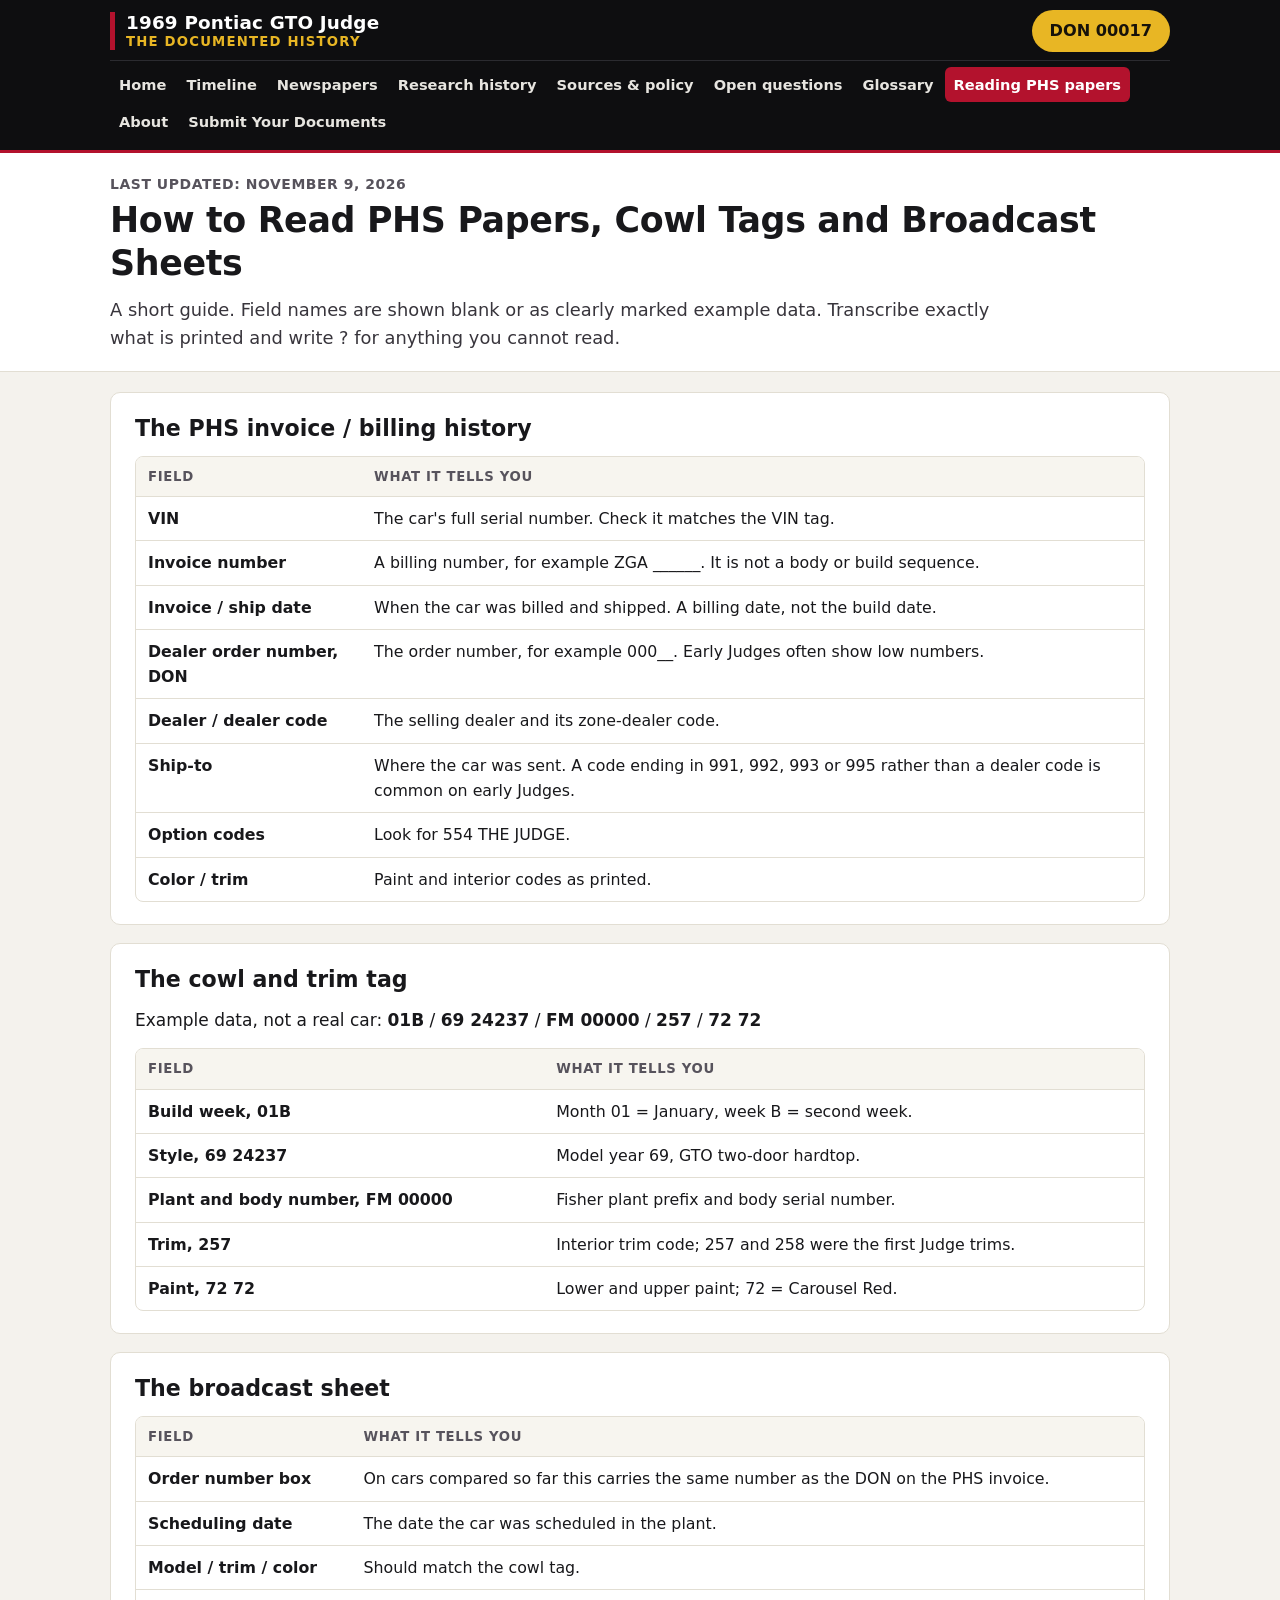
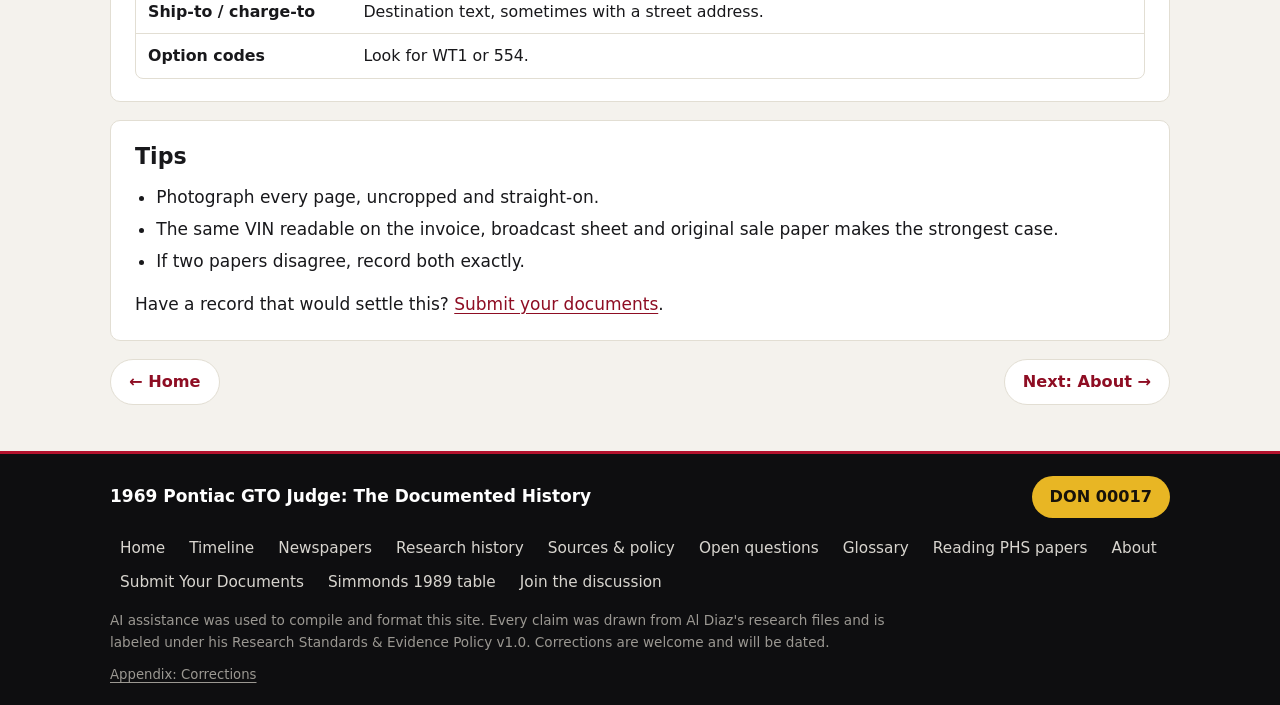
<file: how-to-read-phs-papers.html>
<!DOCTYPE html>
<html lang="en"><head><meta charset="utf-8"/>
<meta content="width=device-width,initial-scale=1" name="viewport"/>
<meta charset="utf-8">
<meta name="viewport" content="width=device-width,initial-scale=1">
<title>How to Read PHS Papers, Cowl Tags and Broadcast Sheets: 1969 GTO Judge</title>
<meta name="description" content="Field-by-field guide to reading a 1969 Pontiac GTO Judge PHS invoice, cowl tag and broadcast sheet: DON, ship-to, code 554, build week, paint and trim.">
<meta name="keywords" content="how to read PHS documents, PHS invoice explained, cowl tag decoding 1969 GTO, broadcast sheet, Judge code 554, 1969 Pontiac GTO Judge, GTO Judge history, pre-production Judge, GTO Judge pattern car, 1,000 pattern cars, Carousel Red Judge, option 554 WT1, lead unit, DON 00017">
<link rel="canonical" href="https://onejudge69.github.io/1969-gto-judge-pattern-research/how-to-read-phs-papers.html">
<meta property="og:type" content="article"><meta property="og:title" content="How to Read PHS Papers, Cowl Tags and Broadcast Sheets: 1969 GTO Judge">
<meta property="og:description" content="Field-by-field guide to reading a 1969 Pontiac GTO Judge PHS invoice, cowl tag and broadcast sheet: DON, ship-to, code 554, build week, paint and trim."><meta property="og:url" content="https://onejudge69.github.io/1969-gto-judge-pattern-research/how-to-read-phs-papers.html">
<meta property="og:site_name" content="1969 Pontiac GTO Judge: The Documented History"><meta property="og:image" content="https://onejudge69.github.io/1969-gto-judge-pattern-research/images/og-card.png?v=3">
<meta property="og:image:secure_url" content="https://onejudge69.github.io/1969-gto-judge-pattern-research/images/og-card.png?v=3"><meta property="og:image:type" content="image/png">
<meta property="og:image:width" content="1200"><meta property="og:image:height" content="630">
<meta property="og:image:alt" content="1969 GTO Judge: The Documented History. From Pontiac&#x27;s own records. Colored-pencil drawing of an orange 1969 GTO Judge, signed ’11 by its artist; artist not yet identified.">
<meta name="twitter:card" content="summary_large_image"><meta name="twitter:title" content="How to Read PHS Papers, Cowl Tags and Broadcast Sheets: 1969 GTO Judge">
<meta name="twitter:description" content="Field-by-field guide to reading a 1969 Pontiac GTO Judge PHS invoice, cowl tag and broadcast sheet: DON, ship-to, code 554, build week, paint and trim."><meta name="twitter:image" content="https://onejudge69.github.io/1969-gto-judge-pattern-research/images/og-card.png?v=3"><meta name="twitter:image:alt" content="1969 GTO Judge: The Documented History. From Pontiac&#x27;s own records. Colored-pencil drawing of an orange 1969 GTO Judge, signed ’11 by its artist; artist not yet identified.">
<link rel="apple-touch-icon" sizes="180x180" href="images/apple-touch-icon.png">
<link rel="icon" type="image/png" sizes="32x32" href="images/favicon-32.png"><link rel="icon" href="favicon.ico" sizes="any">
<meta name="theme-color" content="#0b0b0c">
<meta property="article:modified_time" content="2026-11-09">
<script type="application/ld+json">[
 {
  "@context": "https://schema.org",
  "@type": "WebSite",
  "name": "1969 Pontiac GTO Judge: The Documented History",
  "url": "https://onejudge69.github.io/1969-gto-judge-pattern-research/",
  "inLanguage": "en-US",
  "author": {
   "@type": "Person",
   "name": "Al Diaz",
   "url": "https://onejudge69.github.io/1969-gto-judge-pattern-research/about-the-researcher.html",
   "description": "Independent researcher of 1969 Pontiac GTO Judge factory records"
  },
  "publisher": {
   "@type": "Person",
   "name": "Al Diaz",
   "url": "https://onejudge69.github.io/1969-gto-judge-pattern-research/about-the-researcher.html",
   "description": "Independent researcher of 1969 Pontiac GTO Judge factory records"
  }
 },
 {
  "@context": "https://schema.org",
  "@type": "Article",
  "headline": "How to Read PHS Papers, Cowl Tags and Broadcast Sheets",
  "name": "How to Read PHS Papers, Cowl Tags and Broadcast Sheets: 1969 GTO Judge",
  "description": "Field-by-field guide to reading a 1969 Pontiac GTO Judge PHS invoice, cowl tag and broadcast sheet: DON, ship-to, code 554, build week, paint and trim.",
  "url": "https://onejudge69.github.io/1969-gto-judge-pattern-research/how-to-read-phs-papers.html",
  "author": {
   "@type": "Person",
   "name": "Al Diaz",
   "url": "https://onejudge69.github.io/1969-gto-judge-pattern-research/about-the-researcher.html",
   "description": "Independent researcher of 1969 Pontiac GTO Judge factory records"
  },
  "datePublished": "2026-10-20",
  "dateModified": "2026-11-09",
  "inLanguage": "en-US",
  "keywords": "how to read PHS documents, PHS invoice explained, cowl tag decoding 1969 GTO, broadcast sheet, Judge code 554, 1969 Pontiac GTO Judge, GTO Judge history, pre-production Judge, GTO Judge pattern car, 1,000 pattern cars, Carousel Red Judge, option 554 WT1, lead unit, DON 00017",
  "about": {
   "@type": "Car",
   "name": "1969 Pontiac GTO Judge",
   "manufacturer": "Pontiac Motor Division",
   "modelDate": "1969"
  }
 },
 {
  "@context": "https://schema.org",
  "@type": "BreadcrumbList",
  "itemListElement": [
   {
    "@type": "ListItem",
    "position": 1,
    "name": "Home",
    "item": "https://onejudge69.github.io/1969-gto-judge-pattern-research/"
   },
   {
    "@type": "ListItem",
    "position": 2,
    "name": "How to read PHS papers",
    "item": "https://onejudge69.github.io/1969-gto-judge-pattern-research/how-to-read-phs-papers.html"
   }
  ]
 }
]</script>

<link rel="stylesheet" href="site.css?v=20261109j">
</head>
<body>
<header class="site-head"><div class="head-in">
<input type="checkbox" id="menu-check" class="menu-check" aria-label="Show or hide the menu">
<a class="brand" href="index.html"><span class="b1">1969 Pontiac GTO Judge</span><span class="b2">The Documented History</span></a>
<a class="don-cta" href="pattern-cars-pilot-batch.html">DON 00017</a>
<label class="menu-btn" for="menu-check">Menu</label>
<nav class="site-nav" aria-label="Main"><a href="index.html">Home</a><a href="judge-timeline-1968-1969.html">Timeline</a><a href="newspapers-rollout.html">Newspapers</a><a href="research-history.html">Research history</a><a href="sources-evidence-policy.html">Sources &amp; policy</a><a href="open-questions.html">Open questions</a><a href="glossary.html">Glossary</a><a href="how-to-read-phs-papers.html" aria-current="page">Reading PHS papers</a><a href="about-the-researcher.html">About</a><a href="submit-your-documents.html">Submit Your Documents</a></nav>
</div></header>
<div class="page-title"><div class="in"><p class="upd">Last updated: November 9, 2026</p><h1>How to Read PHS Papers, Cowl Tags and Broadcast Sheets</h1><p class="lead">A short guide. Field names are shown blank or as clearly marked example data. Transcribe exactly what is printed and write ? for anything you cannot read.</p></div></div>
<main class="wrap">
<section class="sec"><h2>The PHS invoice / billing history</h2><div class="tw stack"><table><tbody><tr class="hd"><th>Field</th><th>What it tells you</th></tr><tr><td>VIN</td><td data-l="What it tells you">The car's full serial number. Check it matches the VIN tag.</td></tr><tr><td>Invoice number</td><td data-l="What it tells you">A billing number, for example ZGA ______. It is not a body or build sequence.</td></tr><tr><td>Invoice / ship date</td><td data-l="What it tells you">When the car was billed and shipped. A billing date, not the build date.</td></tr><tr><td>Dealer order number, DON</td><td data-l="What it tells you">The order number, for example 000__. Early Judges often show low numbers.</td></tr><tr><td>Dealer / dealer code</td><td data-l="What it tells you">The selling dealer and its zone-dealer code.</td></tr><tr><td>Ship-to</td><td data-l="What it tells you">Where the car was sent. A code ending in 991, 992, 993 or 995 rather than a dealer code is common on early Judges.</td></tr><tr><td>Option codes</td><td data-l="What it tells you">Look for 554 THE JUDGE.</td></tr><tr><td>Color / trim</td><td data-l="What it tells you">Paint and interior codes as printed.</td></tr></tbody></table></div></section><section class="sec"><h2>The cowl and trim tag</h2><p>Example data, not a real car: <b>01B</b> / <b>69 24237</b> / <b>FM 00000</b> / <b>257</b> / <b>72 72</b></p><div class="tw stack"><table><tbody><tr class="hd"><th>Field</th><th>What it tells you</th></tr><tr><td>Build week, 01B</td><td data-l="What it tells you">Month 01 = January, week B = second week.</td></tr><tr><td>Style, 69 24237</td><td data-l="What it tells you">Model year 69, GTO two-door hardtop.</td></tr><tr><td>Plant and body number, FM 00000</td><td data-l="What it tells you">Fisher plant prefix and body serial number.</td></tr><tr><td>Trim, 257</td><td data-l="What it tells you">Interior trim code; 257 and 258 were the first Judge trims.</td></tr><tr><td>Paint, 72 72</td><td data-l="What it tells you">Lower and upper paint; 72 = Carousel Red.</td></tr></tbody></table></div></section><section class="sec"><h2>The broadcast sheet</h2><div class="tw stack"><table><tbody><tr class="hd"><th>Field</th><th>What it tells you</th></tr><tr><td>Order number box</td><td data-l="What it tells you">On cars compared so far this carries the same number as the DON on the PHS invoice.</td></tr><tr><td>Scheduling date</td><td data-l="What it tells you">The date the car was scheduled in the plant.</td></tr><tr><td>Model / trim / color</td><td data-l="What it tells you">Should match the cowl tag.</td></tr><tr><td>Ship-to / charge-to</td><td data-l="What it tells you">Destination text, sometimes with a street address.</td></tr><tr><td>Option codes</td><td data-l="What it tells you">Look for WT1 or 554.</td></tr></tbody></table></div></section><section class="sec"><h2>Tips</h2><ul><li>Photograph every page, uncropped and straight-on.</li><li>The same VIN readable on the invoice, broadcast sheet and original sale paper makes the strongest case.</li><li>If two papers disagree, record both exactly.</li></ul><p>Have a record that would settle this? <a href="submit-your-documents.html">Submit your documents</a>.</p></section>
<nav class="pager" aria-label="Continue reading"><a href="index.html">&larr; Home</a><a href="about-the-researcher.html">Next: About &rarr;</a></nav>
</main>
<footer class="site-foot"><div class="foot-in">
<div class="foot-top"><strong>1969 Pontiac GTO Judge: The Documented History</strong><a class="don-cta" href="pattern-cars-pilot-batch.html">DON 00017</a></div>
<nav class="foot-nav" aria-label="Footer"><a href="index.html">Home</a><a href="judge-timeline-1968-1969.html">Timeline</a><a href="newspapers-rollout.html">Newspapers</a><a href="research-history.html">Research history</a><a href="sources-evidence-policy.html">Sources &amp; policy</a><a href="open-questions.html">Open questions</a><a href="glossary.html">Glossary</a><a href="how-to-read-phs-papers.html">Reading PHS papers</a><a href="about-the-researcher.html">About</a><a href="submit-your-documents.html">Submit Your Documents</a><a href="sources-evidence-policy.html#simmonds-1989-table">Simmonds 1989 table</a><a href="https://www.facebook.com/groups/3237784739765263/" target="_blank" rel="noopener">Join the discussion</a></nav>
<p class="foot-note">AI assistance was used to compile and format this site. Every claim was drawn from Al Diaz's research files and is labeled under his Research Standards &amp; Evidence Policy v1.0. Corrections are welcome and will be dated.</p>
<p class="foot-appx"><a href="corrections-log.html">Appendix: Corrections</a></p>
<p class="foot-visits" id="visit-count" hidden>Visitors: <span></span></p>
</div></footer>
<script src="visit-count.js" defer></script>
</body></html>
</file>
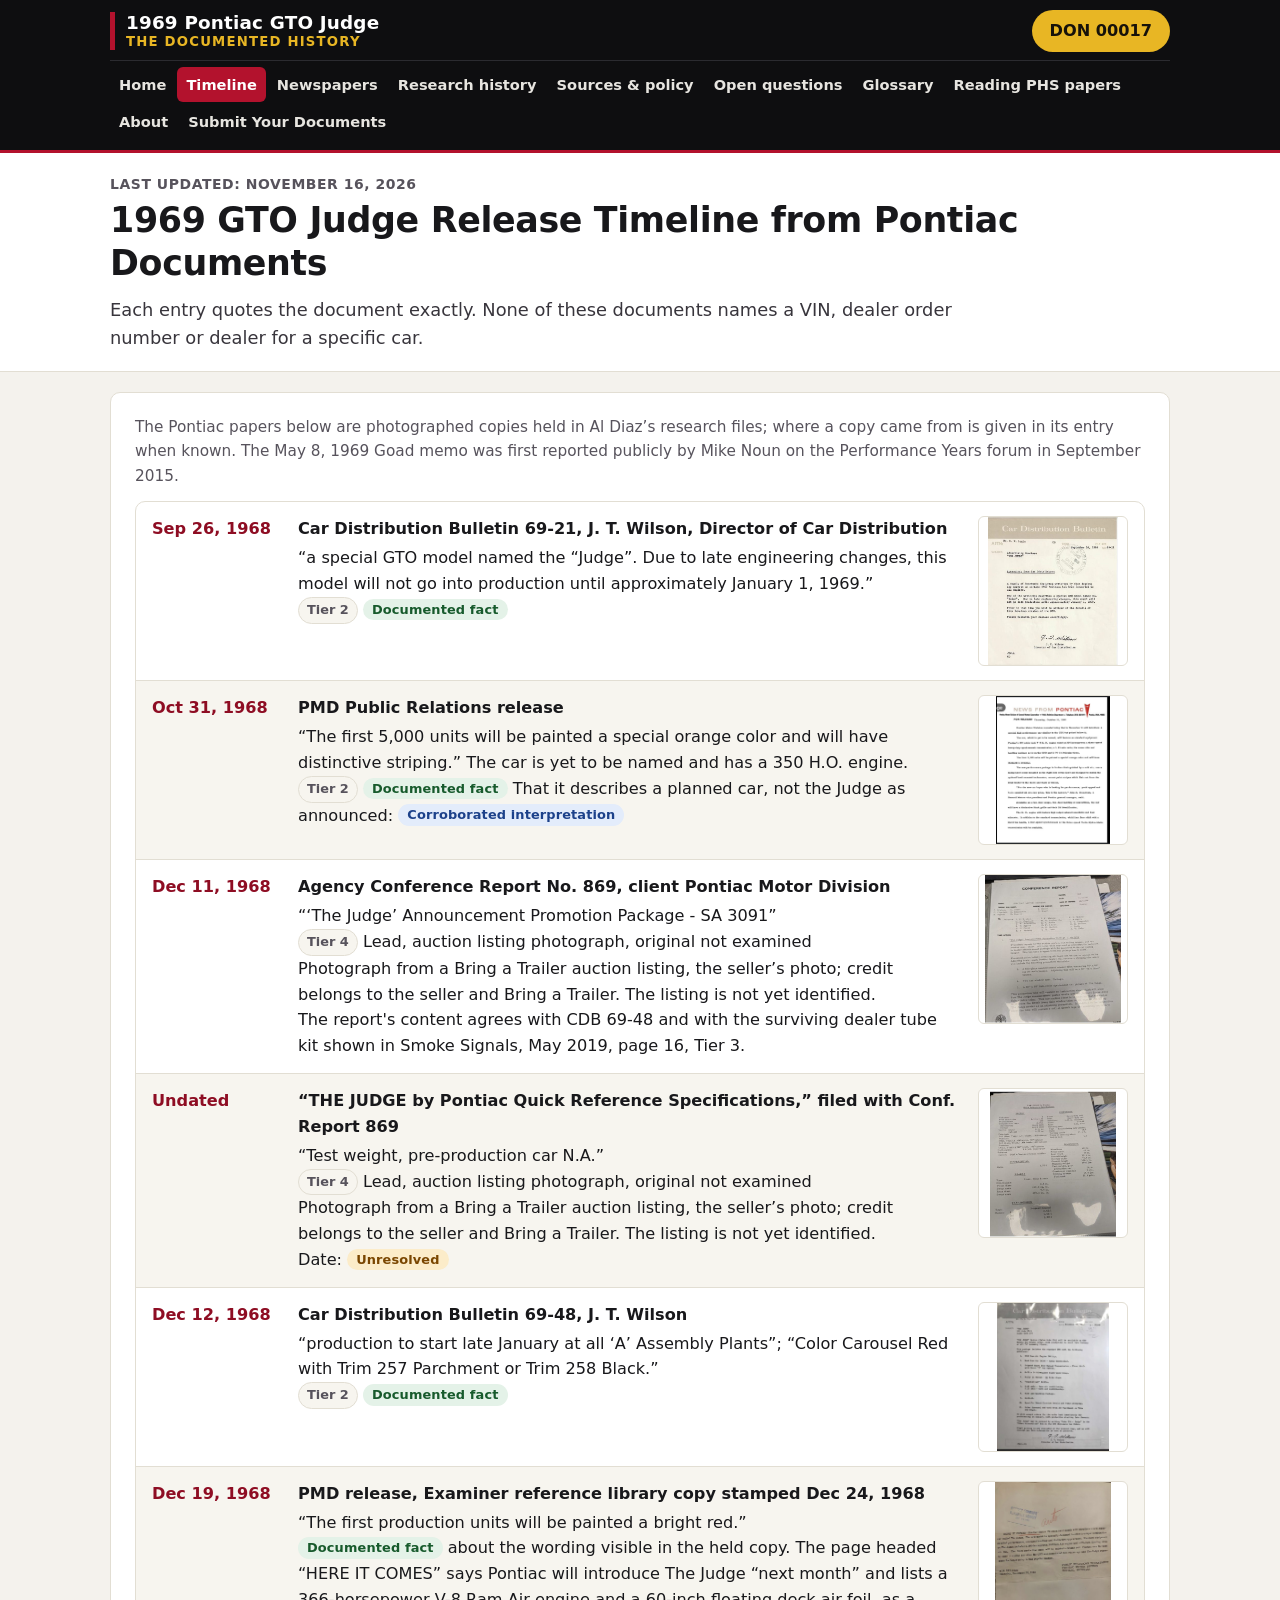
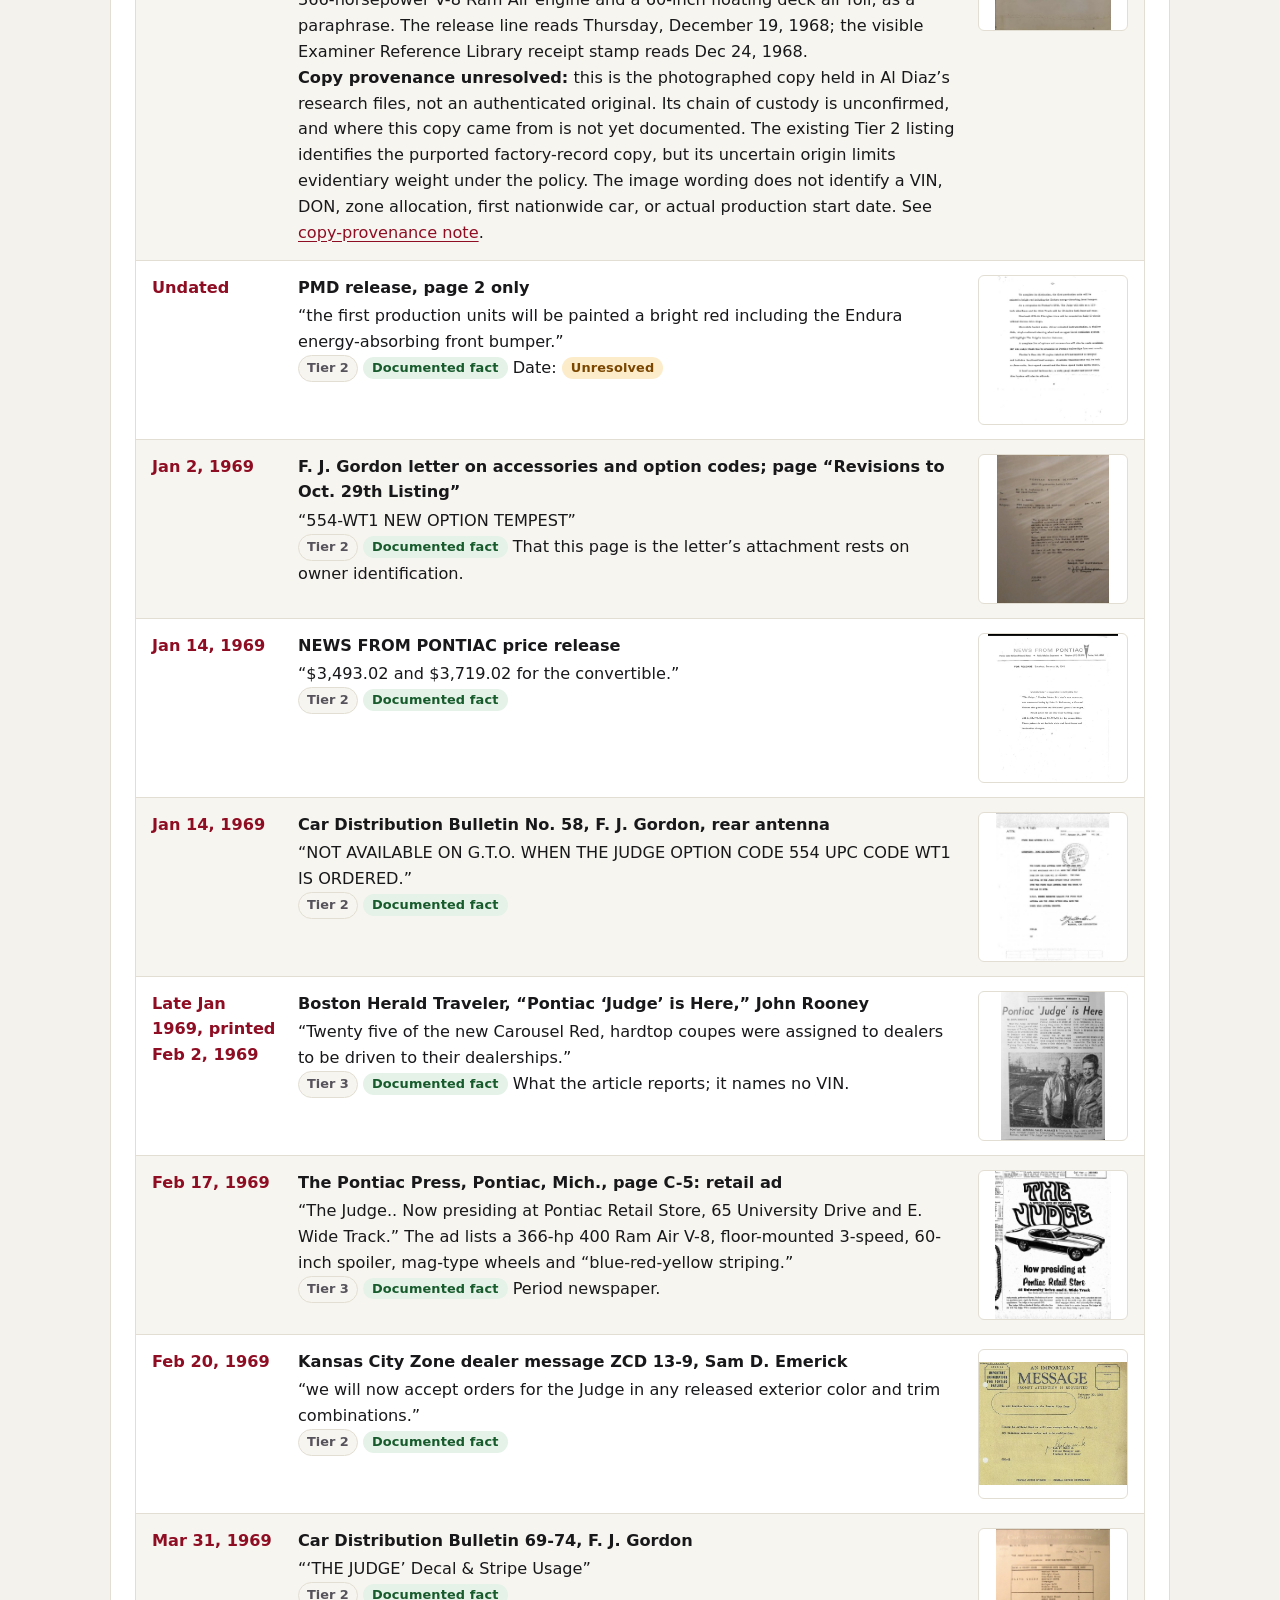
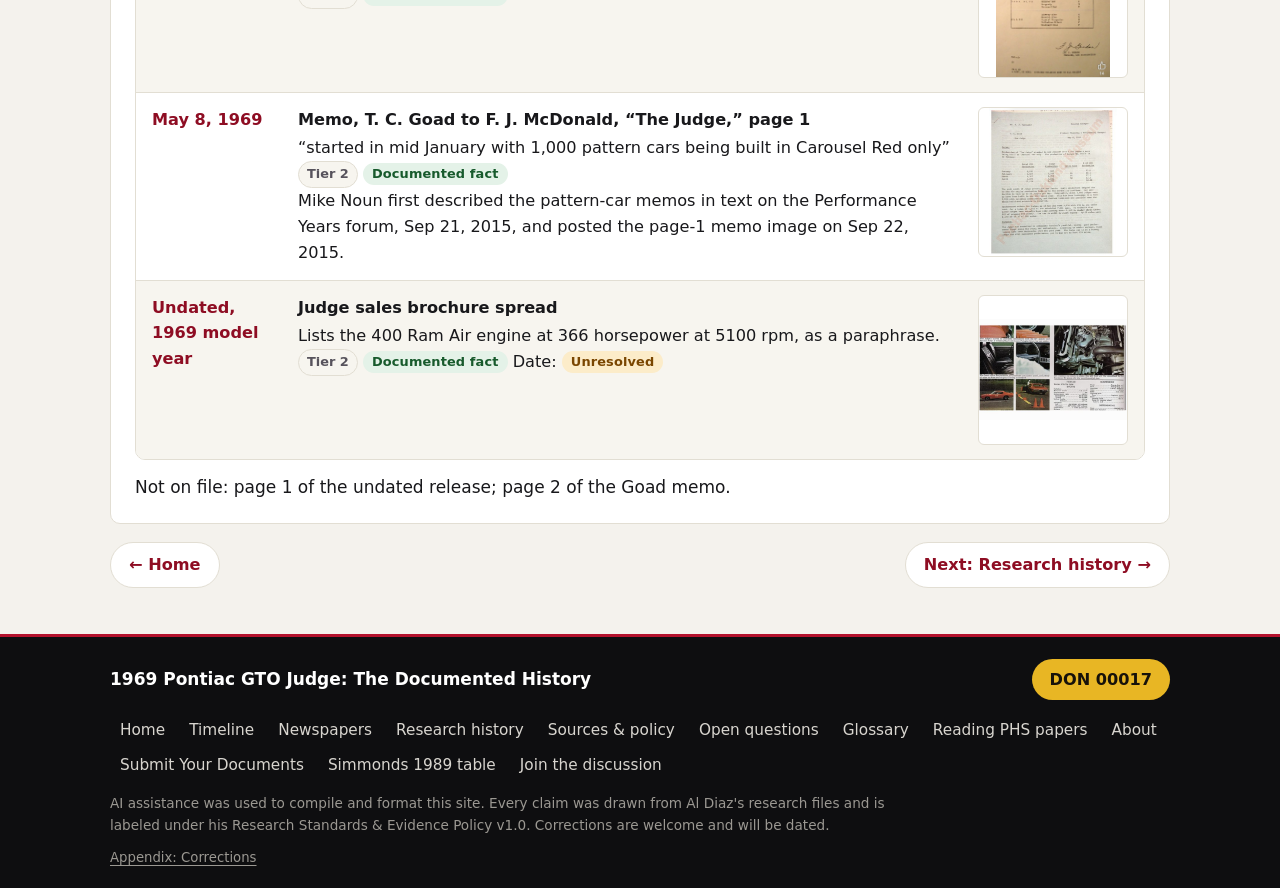
<file: judge-timeline-1968-1969.html>
<!DOCTYPE html>
<html lang="en"><head><meta charset="utf-8"/>
<meta content="width=device-width,initial-scale=1" name="viewport"/>
<meta charset="utf-8">
<meta name="viewport" content="width=device-width,initial-scale=1">
<title>1969 GTO Judge Timeline: Pontiac Documents 1968–1969</title>
<meta name="description" content="Date-by-date 1969 Pontiac GTO Judge timeline from Pontiac bulletins, memos and press: WT1, sales code 554, Carousel Red, pricing and the all-colors release.">
<meta name="keywords" content="1969 Pontiac GTO Judge, GTO Judge history, pre-production Judge, GTO Judge pattern car, 1,000 pattern cars, Carousel Red Judge, option 554 WT1, lead unit, DON 00017, Judge timeline, Car Distribution Bulletin 69-48, Goad memo">
<link rel="canonical" href="https://onejudge69.github.io/1969-gto-judge-pattern-research/judge-timeline-1968-1969.html">
<meta property="og:type" content="article"><meta property="og:title" content="1969 GTO Judge Timeline: Pontiac Documents 1968–1969">
<meta property="og:description" content="Date-by-date 1969 Pontiac GTO Judge timeline from Pontiac bulletins, memos and press: WT1, sales code 554, Carousel Red, pricing and the all-colors release."><meta property="og:url" content="https://onejudge69.github.io/1969-gto-judge-pattern-research/judge-timeline-1968-1969.html">
<meta property="og:site_name" content="1969 Pontiac GTO Judge: The Documented History"><meta property="og:image" content="https://onejudge69.github.io/1969-gto-judge-pattern-research/images/og-card.png?v=3">
<meta property="og:image:secure_url" content="https://onejudge69.github.io/1969-gto-judge-pattern-research/images/og-card.png?v=3"><meta property="og:image:type" content="image/png">
<meta property="og:image:width" content="1200"><meta property="og:image:height" content="630">
<meta property="og:image:alt" content="1969 GTO Judge: The Documented History. From Pontiac&#x27;s own records. Colored-pencil drawing of an orange 1969 GTO Judge, signed ’11 by its artist; artist not yet identified.">
<meta name="twitter:card" content="summary_large_image"><meta name="twitter:title" content="1969 GTO Judge Timeline: Pontiac Documents 1968–1969">
<meta name="twitter:description" content="Date-by-date 1969 Pontiac GTO Judge timeline from Pontiac bulletins, memos and press: WT1, sales code 554, Carousel Red, pricing and the all-colors release."><meta name="twitter:image" content="https://onejudge69.github.io/1969-gto-judge-pattern-research/images/og-card.png?v=3"><meta name="twitter:image:alt" content="1969 GTO Judge: The Documented History. From Pontiac&#x27;s own records. Colored-pencil drawing of an orange 1969 GTO Judge, signed ’11 by its artist; artist not yet identified.">
<link rel="apple-touch-icon" sizes="180x180" href="images/apple-touch-icon.png">
<link rel="icon" type="image/png" sizes="32x32" href="images/favicon-32.png"><link rel="icon" href="favicon.ico" sizes="any">
<meta name="theme-color" content="#0b0b0c">
<meta property="article:modified_time" content="2026-11-09">
<script type="application/ld+json">[
 {
  "@context": "https://schema.org",
  "@type": "WebSite",
  "name": "1969 Pontiac GTO Judge: The Documented History",
  "url": "https://onejudge69.github.io/1969-gto-judge-pattern-research/",
  "inLanguage": "en-US",
  "author": {
   "@type": "Person",
   "name": "Al Diaz",
   "url": "https://onejudge69.github.io/1969-gto-judge-pattern-research/about-the-researcher.html",
   "description": "Independent researcher of 1969 Pontiac GTO Judge factory records"
  },
  "publisher": {
   "@type": "Person",
   "name": "Al Diaz",
   "url": "https://onejudge69.github.io/1969-gto-judge-pattern-research/about-the-researcher.html",
   "description": "Independent researcher of 1969 Pontiac GTO Judge factory records"
  }
 },
 {
  "@context": "https://schema.org",
  "@type": "Article",
  "headline": "1969 GTO Judge Release Timeline from Pontiac Documents",
  "name": "1969 GTO Judge Timeline: Pontiac Documents 1968\u20131969",
  "description": "Date-by-date 1969 Pontiac GTO Judge timeline from Pontiac bulletins, memos and press: WT1, sales code 554, Carousel Red, pricing and the all-colors release.",
  "url": "https://onejudge69.github.io/1969-gto-judge-pattern-research/judge-timeline-1968-1969.html",
  "author": {
   "@type": "Person",
   "name": "Al Diaz",
   "url": "https://onejudge69.github.io/1969-gto-judge-pattern-research/about-the-researcher.html",
   "description": "Independent researcher of 1969 Pontiac GTO Judge factory records"
  },
  "datePublished": "2026-10-20",
  "dateModified": "2026-11-09",
  "inLanguage": "en-US",
  "keywords": "1969 Pontiac GTO Judge, GTO Judge history, pre-production Judge, GTO Judge pattern car, 1,000 pattern cars, Carousel Red Judge, option 554 WT1, lead unit, DON 00017, Judge timeline, Car Distribution Bulletin 69-48, Goad memo",
  "about": {
   "@type": "Car",
   "name": "1969 Pontiac GTO Judge",
   "manufacturer": "Pontiac Motor Division",
   "modelDate": "1969"
  }
 },
 {
  "@context": "https://schema.org",
  "@type": "BreadcrumbList",
  "itemListElement": [
   {
    "@type": "ListItem",
    "position": 1,
    "name": "Home",
    "item": "https://onejudge69.github.io/1969-gto-judge-pattern-research/"
   },
   {
    "@type": "ListItem",
    "position": 2,
    "name": "Timeline",
    "item": "https://onejudge69.github.io/1969-gto-judge-pattern-research/judge-timeline-1968-1969.html"
   }
  ]
 }
]</script>

<link rel="stylesheet" href="site.css?v=20261109j">
</head>
<body>
<header class="site-head"><div class="head-in">
<input type="checkbox" id="menu-check" class="menu-check" aria-label="Show or hide the menu">
<a class="brand" href="index.html"><span class="b1">1969 Pontiac GTO Judge</span><span class="b2">The Documented History</span></a>
<a class="don-cta" href="pattern-cars-pilot-batch.html">DON 00017</a>
<label class="menu-btn" for="menu-check">Menu</label>
<nav class="site-nav" aria-label="Main"><a href="index.html">Home</a><a href="judge-timeline-1968-1969.html" aria-current="page">Timeline</a><a href="newspapers-rollout.html">Newspapers</a><a href="research-history.html">Research history</a><a href="sources-evidence-policy.html">Sources &amp; policy</a><a href="open-questions.html">Open questions</a><a href="glossary.html">Glossary</a><a href="how-to-read-phs-papers.html">Reading PHS papers</a><a href="about-the-researcher.html">About</a><a href="submit-your-documents.html">Submit Your Documents</a></nav>
</div></header>
<div class="page-title"><div class="in"><p class="upd">Last updated: November 16, 2026</p><h1>1969 GTO Judge Release Timeline from Pontiac Documents</h1><p class="lead">Each entry quotes the document exactly. None of these documents names a VIN, dealer order number or dealer for a specific car.</p></div></div>
<main class="wrap">
<section class="sec"><p class="small muted">The Pontiac papers below are photographed copies held in Al Diaz’s research files; where a copy came from is given in its entry when known. The May 8, 1969 Goad memo was first reported publicly by Mike Noun on the Performance Years forum in September 2015.</p><div class="tl"><article class="tl-item"><div class="tl-date">Sep 26, 1968</div><div class="tl-body"><span class="src">Car Distribution Bulletin 69-21, J. T. Wilson, Director of Car Distribution</span>“a special GTO model named the “Judge”. Due to late engineering changes, this model will not go into production until approximately January 1, 1969.”<br/><span class="tier">Tier 2</span> <span class="lab fact">Documented fact</span> </div><div class="tl-img"><a href="images/1968-09-26-cdb-69-21-clean-copy.jpg" target="_blank" rel="noopener" aria-label="Open full-size image: Car Distribution Bulletin 69-21, J. T. Wilson, Director of Car Distribution, Sep 26, 1968, 1969 Pontiac GTO Judge factory document"><img src="images/1968-09-26-cdb-69-21-clean-copy.jpg" width="500" height="565" alt="Car Distribution Bulletin 69-21, J. T. Wilson, Director of Car Distribution, Sep 26, 1968, 1969 Pontiac GTO Judge factory document" loading="lazy" decoding="async"></a></div></article><article class="tl-item"><div class="tl-date">Oct 31, 1968</div><div class="tl-body"><span class="src">PMD Public Relations release</span>“The first 5,000 units will be painted a special orange color and will have distinctive striping.” The car is yet to be named and has a 350 H.O. engine.<br/><span class="tier">Tier 2</span> <span class="lab fact">Documented fact</span> That it describes a planned car, not the Judge as announced: <span class="lab interp">Corroborated interpretation</span></div><div class="tl-img"><a href="images/1968-10-31-pmd-unnamed-350ho-release.jpg" target="_blank" rel="noopener" aria-label="Open full-size image: PMD Public Relations release, Oct 31, 1968, 1969 Pontiac GTO Judge factory document"><img src="images/1968-10-31-pmd-unnamed-350ho-release.jpg" width="500" height="654" alt="PMD Public Relations release, Oct 31, 1968, 1969 Pontiac GTO Judge factory document" loading="lazy" decoding="async"></a></div></article><article class="tl-item"><div class="tl-date">Dec 11, 1968</div><div class="tl-body"><span class="src">Agency Conference Report No. 869, client Pontiac Motor Division</span>“‘The Judge’ Announcement Promotion Package - SA 3091”<br/><span class="tier">Tier 4</span> Lead, auction listing photograph, original not examined<br/>Photograph from a Bring a Trailer auction listing, the seller’s photo; credit belongs to the seller and Bring a Trailer. The listing is not yet identified.<br/>The report's content agrees with CDB 69-48 and with the surviving dealer tube kit shown in Smoke Signals, May 2019, page 16, Tier 3.</div><div class="tl-img"><a href="images/1968-12-11-conference-report-869.jpg" target="_blank" rel="noopener" aria-label="Open full-size image: Agency Conference Report No. 869, client Pontiac Motor Division, Dec 11, 1968, 1969 Pontiac GTO Judge factory document"><img src="images/1968-12-11-conference-report-869.jpg" width="500" height="541" alt="Agency Conference Report No. 869, client Pontiac Motor Division, Dec 11, 1968, 1969 Pontiac GTO Judge factory document" loading="lazy" decoding="async"></a></div></article><article class="tl-item"><div class="tl-date">Undated</div><div class="tl-body"><span class="src">“THE JUDGE by Pontiac Quick Reference Specifications,” filed with Conf. Report 869</span>“Test weight, pre-production car N.A.”<br/><span class="tier">Tier 4</span> Lead, auction listing photograph, original not examined<br/>Photograph from a Bring a Trailer auction listing, the seller’s photo; credit belongs to the seller and Bring a Trailer. The listing is not yet identified.<br/>Date: <span class="lab unres">Unresolved</span></div><div class="tl-img"><a href="images/judge-quick-reference-specs.jpg" target="_blank" rel="noopener" aria-label="Open full-size image: “THE JUDGE by Pontiac Quick Reference Specifications,” filed with Conf. Report 869, Undated, 1969 Pontiac GTO Judge factory document"><img src="images/judge-quick-reference-specs.jpg" width="500" height="591" alt="“THE JUDGE by Pontiac Quick Reference Specifications,” filed with Conf. Report 869, Undated, 1969 Pontiac GTO Judge factory document" loading="lazy" decoding="async"></a></div></article><article class="tl-item"><div class="tl-date">Dec 12, 1968</div><div class="tl-body"><span class="src">Car Distribution Bulletin 69-48, J. T. Wilson</span>“production to start late January at all ‘A’ Assembly Plants”; “Color Carousel Red with Trim 257 Parchment or Trim 258 Black.”<br/><span class="tier">Tier 2</span> <span class="lab fact">Documented fact</span> </div><div class="tl-img"><a href="images/1968-12-12-cdb-69-48-wilson-judge.jpg" target="_blank" rel="noopener" aria-label="Open full-size image: Car Distribution Bulletin 69-48, J. T. Wilson, Dec 12, 1968, 1969 Pontiac GTO Judge factory document"><img src="images/1968-12-12-cdb-69-48-wilson-judge.jpg" width="500" height="659" alt="Car Distribution Bulletin 69-48, J. T. Wilson, Dec 12, 1968, 1969 Pontiac GTO Judge factory document" loading="lazy" decoding="async"></a></div></article><article class="tl-item"><div class="tl-date">Dec 19, 1968</div><div class="tl-body"><span class="src">PMD release, Examiner reference library copy stamped Dec 24, 1968</span>“The first production units will be painted a bright red.”<br/><span class="lab fact">Documented fact</span> about the wording visible in the held copy. The page headed “HERE IT COMES” says Pontiac will introduce The Judge “next month” and lists a 366-horsepower V-8 Ram Air engine and a 60-inch floating deck air foil, as a paraphrase. The release line reads Thursday, December 19, 1968; the visible Examiner Reference Library receipt stamp reads Dec 24, 1968.<br/><b>Copy provenance unresolved:</b> this is the photographed copy held in Al Diaz’s research files, not an authenticated original. Its chain of custody is unconfirmed, and where this copy came from is not yet documented. The existing Tier 2 listing identifies the purported factory-record copy, but its uncertain origin limits evidentiary weight under the policy. The image wording does not identify a VIN, DON, zone allocation, first nationwide car, or actual production start date. See <a href="sources-evidence-policy.html#release-copy-provenance">copy-provenance note</a>. </div><div class="tl-img"><a href="images/1968-12-19-pmd-judge-release-examiner-copy.jpg" target="_blank" rel="noopener" aria-label="Open full-size image: PMD release, Examiner reference library copy stamped Dec 24, 1968, Dec 19, 1968, 1969 Pontiac GTO Judge factory document"><img src="images/1968-12-19-pmd-judge-release-examiner-copy.jpg" width="500" height="634" alt="PMD release, Examiner reference library copy stamped Dec 24, 1968, Dec 19, 1968, 1969 Pontiac GTO Judge factory document" loading="lazy" decoding="async"></a></div></article><article class="tl-item"><div class="tl-date">Undated</div><div class="tl-body"><span class="src">PMD release, page 2 only</span>“the first production units will be painted a bright red including the Endura energy-absorbing front bumper.”<br/><span class="tier">Tier 2</span> <span class="lab fact">Documented fact</span> Date: <span class="lab unres">Unresolved</span></div><div class="tl-img"><a href="images/undated-pmd-judge-release-page2.jpg" target="_blank" rel="noopener" aria-label="Open full-size image: PMD release, page 2 only, Undated, 1969 Pontiac GTO Judge factory document"><img src="images/undated-pmd-judge-release-page2.jpg" width="500" height="662" alt="PMD release, page 2 only, Undated, 1969 Pontiac GTO Judge factory document" loading="lazy" decoding="async"></a></div></article><article class="tl-item"><div class="tl-date">Jan 2, 1969</div><div class="tl-body"><span class="src">F. J. Gordon letter on accessories and option codes; page “Revisions to Oct. 29th Listing”</span>“554-WT1 NEW OPTION TEMPEST”<br/><span class="tier">Tier 2</span> <span class="lab fact">Documented fact</span> That this page is the letter’s attachment rests on owner identification.</div><div class="tl-img"><a href="images/1969-01-02-gordon-option-codes-letter.jpg" target="_blank" rel="noopener" aria-label="Open full-size image: F. J. Gordon letter on accessories and option codes; page “Revisions to Oct. 29th Listing”, Jan 2, 1969, 1969 Pontiac GTO Judge factory document"><img src="images/1969-01-02-gordon-option-codes-letter.jpg" width="500" height="666" alt="F. J. Gordon letter on accessories and option codes; page “Revisions to Oct. 29th Listing”, Jan 2, 1969, 1969 Pontiac GTO Judge factory document" loading="lazy" decoding="async"></a></div></article><article class="tl-item"><div class="tl-date">Jan 14, 1969</div><div class="tl-body"><span class="src">NEWS FROM PONTIAC price release</span>“$3,493.02 and $3,719.02 for the convertible.”<br/><span class="tier">Tier 2</span> <span class="lab fact">Documented fact</span> </div><div class="tl-img"><a href="images/1969-01-14-pmd-judge-price-release.jpg" target="_blank" rel="noopener" aria-label="Open full-size image: NEWS FROM PONTIAC price release, Jan 14, 1969, 1969 Pontiac GTO Judge factory document"><img src="images/1969-01-14-pmd-judge-price-release.jpg" width="500" height="565" alt="NEWS FROM PONTIAC price release, Jan 14, 1969, 1969 Pontiac GTO Judge factory document" loading="lazy" decoding="async"></a></div></article><article class="tl-item"><div class="tl-date">Jan 14, 1969</div><div class="tl-body"><span class="src">Car Distribution Bulletin No. 58, F. J. Gordon, rear antenna</span>“NOT AVAILABLE ON G.T.O. WHEN THE JUDGE OPTION CODE 554 UPC CODE WT1 IS ORDERED.”<br/><span class="tier">Tier 2</span> <span class="lab fact">Documented fact</span> </div><div class="tl-img"><a href="images/1969-01-14-cdb-58-rear-antenna-judge.jpg" target="_blank" rel="noopener" aria-label="Open full-size image: Car Distribution Bulletin No. 58, F. J. Gordon, rear antenna, Jan 14, 1969, 1969 Pontiac GTO Judge factory document"><img src="images/1969-01-14-cdb-58-rear-antenna-judge.jpg" width="500" height="650" alt="Car Distribution Bulletin No. 58, F. J. Gordon, rear antenna, Jan 14, 1969, 1969 Pontiac GTO Judge factory document" loading="lazy" decoding="async"></a></div></article><article class="tl-item"><div class="tl-date">Late Jan 1969, printed Feb 2, 1969</div><div class="tl-body"><span class="src">Boston Herald Traveler, “Pontiac ‘Judge’ is Here,” John Rooney</span>“Twenty five of the new Carousel Red, hardtop coupes were assigned to dealers to be driven to their dealerships.”<br/><span class="tier">Tier 3</span> <span class="lab fact">Documented fact</span> What the article reports; it names no VIN.</div><div class="tl-img"><a href="images/dedham-000.jpg" target="_blank" rel="noopener" aria-label="Open full-size image: Boston Herald Traveler, “Pontiac ‘Judge’ is Here,” John Rooney, Late Jan 1969, printed Feb 2, 1969, 1969 Pontiac GTO Judge factory document"><img src="images/dedham-000.jpg" width="500" height="705" alt="Boston Herald Traveler, “Pontiac ‘Judge’ is Here,” John Rooney, Late Jan 1969, printed Feb 2, 1969, 1969 Pontiac GTO Judge factory document" loading="lazy" decoding="async"></a></div></article><article class="tl-item"><div class="tl-date">Feb 17, 1969</div><div class="tl-body"><span class="src">The Pontiac Press, Pontiac, Mich., page C-5: retail ad</span>“The Judge.. Now presiding at Pontiac Retail Store, 65 University Drive and E. Wide Track.” The ad lists a 366-hp 400 Ram Air V-8, floor-mounted 3-speed, 60-inch spoiler, mag-type wheels and “blue-red-yellow striping.”<br/><span class="tier">Tier 3</span> <span class="lab fact">Documented fact</span> Period newspaper.</div><div class="tl-img"><a href="images/1969-02-17-pontiac-press-judge-ad.jpg" target="_blank" rel="noopener" aria-label="Open full-size image: The Pontiac Press, Pontiac, Mich., page C-5: retail ad, Feb 17, 1969, 1969 Pontiac GTO Judge newspaper ad"><img src="images/1969-02-17-pontiac-press-judge-ad.jpg" width="1050" height="1338" alt="The Pontiac Press, Pontiac, Mich., page C-5: retail ad, Feb 17, 1969, 1969 Pontiac GTO Judge newspaper ad" loading="lazy" decoding="async"></a></div></article><article class="tl-item"><div class="tl-date">Feb 20, 1969</div><div class="tl-body"><span class="src">Kansas City Zone dealer message ZCD 13-9, Sam D. Emerick</span>“we will now accept orders for the Judge in any released exterior color and trim combinations.”<br/><span class="tier">Tier 2</span> <span class="lab fact">Documented fact</span> </div><div class="tl-img"><a href="images/1969-02-20-kc-zone-zcd-13-9-any-color.jpg" target="_blank" rel="noopener" aria-label="Open full-size image: Kansas City Zone dealer message ZCD 13-9, Sam D. Emerick, Feb 20, 1969, 1969 Pontiac GTO Judge factory document"><img src="images/1969-02-20-kc-zone-zcd-13-9-any-color.jpg" width="500" height="413" alt="Kansas City Zone dealer message ZCD 13-9, Sam D. Emerick, Feb 20, 1969, 1969 Pontiac GTO Judge factory document" loading="lazy" decoding="async"></a></div></article><article class="tl-item"><div class="tl-date">Mar 31, 1969</div><div class="tl-body"><span class="src">Car Distribution Bulletin 69-74, F. J. Gordon</span>“‘THE JUDGE’ Decal &amp; Stripe Usage”<br/><span class="tier">Tier 2</span> <span class="lab fact">Documented fact</span> </div><div class="tl-img"><a href="images/1969-03-31-cdb-69-74-judge-decal-stripe.jpg" target="_blank" rel="noopener" aria-label="Open full-size image: Car Distribution Bulletin 69-74, F. J. Gordon, Mar 31, 1969, 1969 Pontiac GTO Judge factory document"><img src="images/1969-03-31-cdb-69-74-judge-decal-stripe.jpg" width="500" height="646" alt="Car Distribution Bulletin 69-74, F. J. Gordon, Mar 31, 1969, 1969 Pontiac GTO Judge factory document" loading="lazy" decoding="async"></a></div></article><article class="tl-item"><div class="tl-date">May 8, 1969</div><div class="tl-body"><span class="src">Memo, T. C. Goad to F. J. McDonald, “The Judge,” page 1</span>“started in mid January with 1,000 pattern cars being built in Carousel Red only”<br/><span class="tier">Tier 2</span> <span class="lab fact">Documented fact</span><br/>Mike Noun first described the pattern-car memos in text on the Performance Years forum, Sep 21, 2015, and posted the page-1 memo image on Sep 22, 2015. </div><div class="tl-img"><a href="images/1969-05-08-goad-judge-memo-p1.jpg" target="_blank" rel="noopener" aria-label="Open full-size image: Memo, T. C. Goad to F. J. McDonald, “The Judge,” page 1, May 8, 1969, 1969 Pontiac GTO Judge factory document"><img src="images/1969-05-08-goad-judge-memo-p1.jpg" width="500" height="582" alt="Memo, T. C. Goad to F. J. McDonald, “The Judge,” page 1, May 8, 1969, 1969 Pontiac GTO Judge factory document" loading="lazy" decoding="async"></a></div></article><article class="tl-item"><div class="tl-date">Undated, 1969 model year</div><div class="tl-body"><span class="src">Judge sales brochure spread</span>Lists the 400 Ram Air engine at 366 horsepower at 5100 rpm, as a paraphrase.<br/><span class="tier">Tier 2</span> <span class="lab fact">Documented fact</span> Date: <span class="lab unres">Unresolved</span></div><div class="tl-img"><a href="images/judge-brochure-spread.jpg" target="_blank" rel="noopener" aria-label="Open full-size image: Judge sales brochure spread, Undated, 1969 model year, 1969 Pontiac GTO Judge factory document"><img src="images/judge-brochure-spread.jpg" width="500" height="344" alt="Judge sales brochure spread, Undated, 1969 model year, 1969 Pontiac GTO Judge factory document" loading="lazy" decoding="async"></a></div></article></div><p class=after>Not on file: page 1 of the undated release; page 2 of the Goad memo.</p></section>
<nav class="pager" aria-label="Continue reading"><a href="index.html">&larr; Home</a><a href="research-history.html">Next: Research history &rarr;</a></nav>
</main>
<footer class="site-foot"><div class="foot-in">
<div class="foot-top"><strong>1969 Pontiac GTO Judge: The Documented History</strong><a class="don-cta" href="pattern-cars-pilot-batch.html">DON 00017</a></div>
<nav class="foot-nav" aria-label="Footer"><a href="index.html">Home</a><a href="judge-timeline-1968-1969.html">Timeline</a><a href="newspapers-rollout.html">Newspapers</a><a href="research-history.html">Research history</a><a href="sources-evidence-policy.html">Sources &amp; policy</a><a href="open-questions.html">Open questions</a><a href="glossary.html">Glossary</a><a href="how-to-read-phs-papers.html">Reading PHS papers</a><a href="about-the-researcher.html">About</a><a href="submit-your-documents.html">Submit Your Documents</a><a href="sources-evidence-policy.html#simmonds-1989-table">Simmonds 1989 table</a><a href="https://www.facebook.com/groups/3237784739765263/" target="_blank" rel="noopener">Join the discussion</a></nav>
<p class="foot-note">AI assistance was used to compile and format this site. Every claim was drawn from Al Diaz's research files and is labeled under his Research Standards &amp; Evidence Policy v1.0. Corrections are welcome and will be dated.</p>
<p class="foot-appx"><a href="corrections-log.html">Appendix: Corrections</a></p>
<p class="foot-visits" id="visit-count" hidden>Visitors: <span></span></p>
</div></footer>
<script src="visit-count.js" defer></script>
</body></html>
</file>
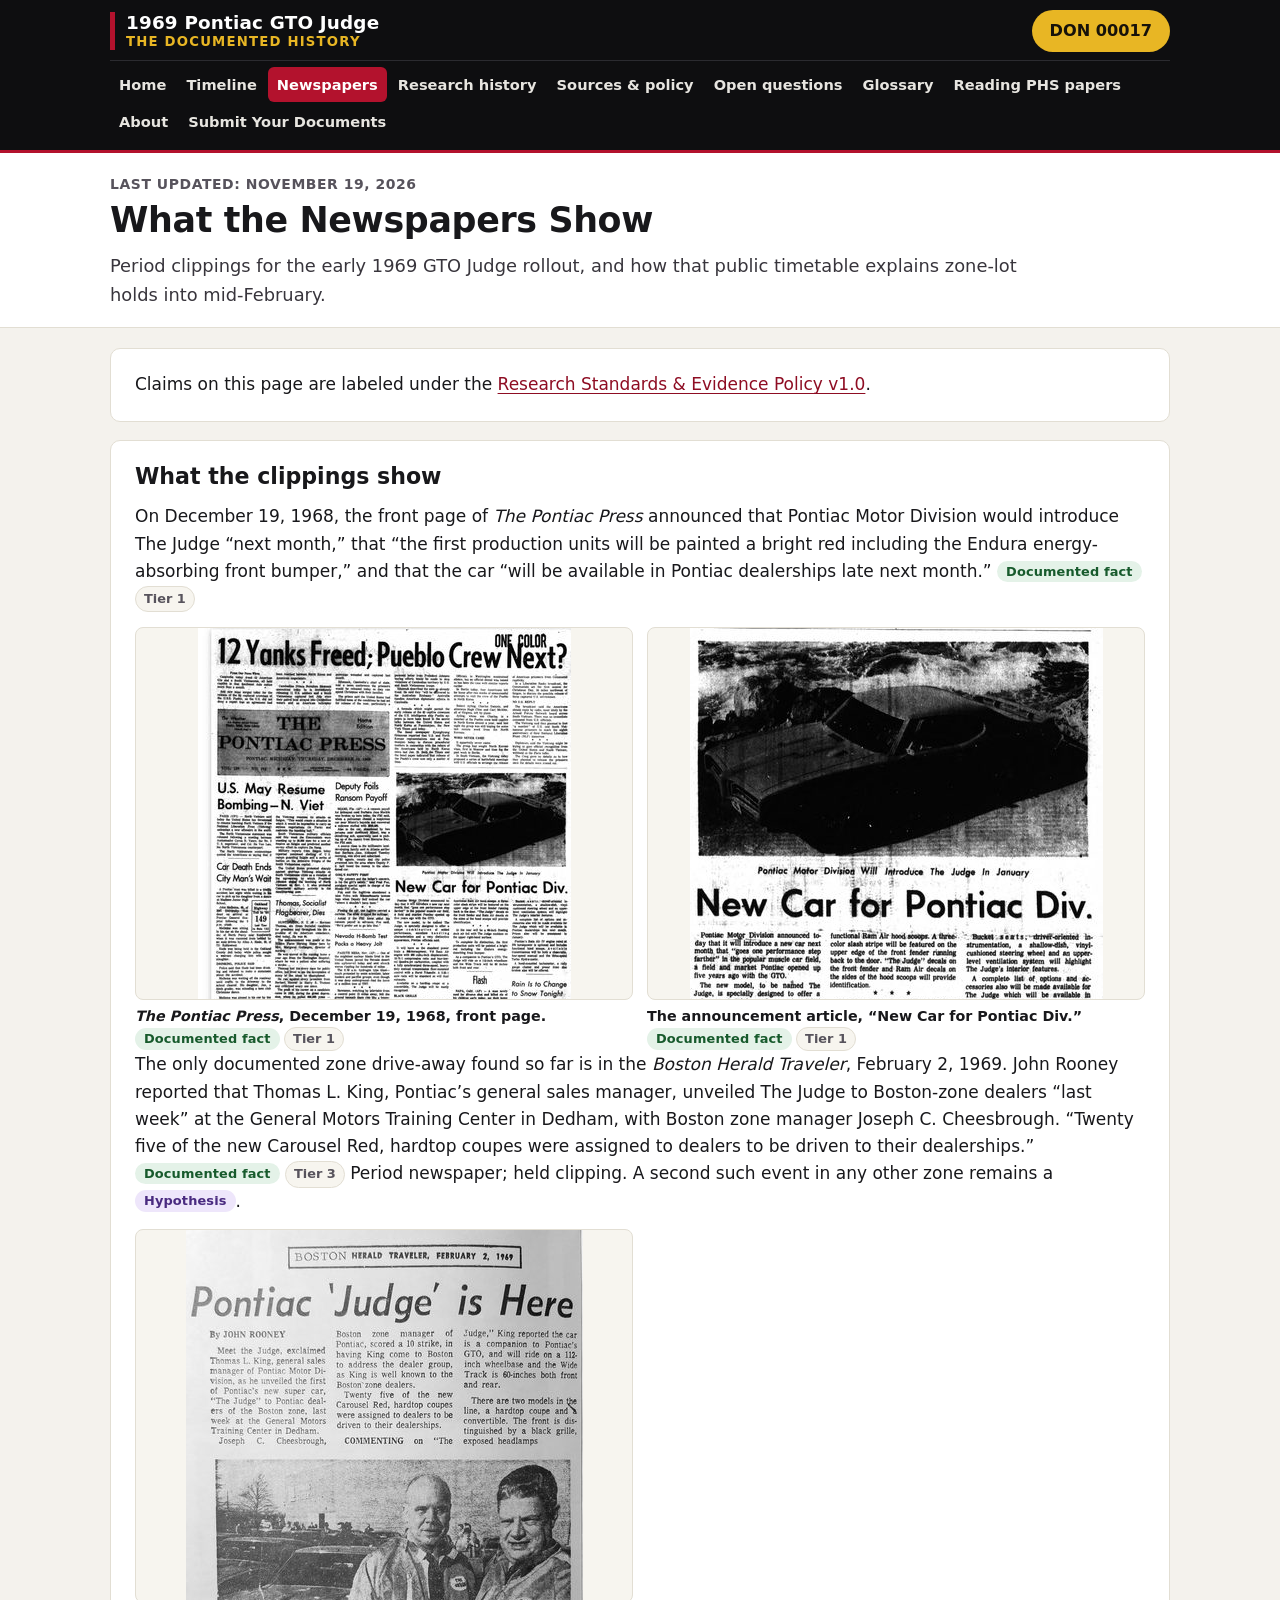
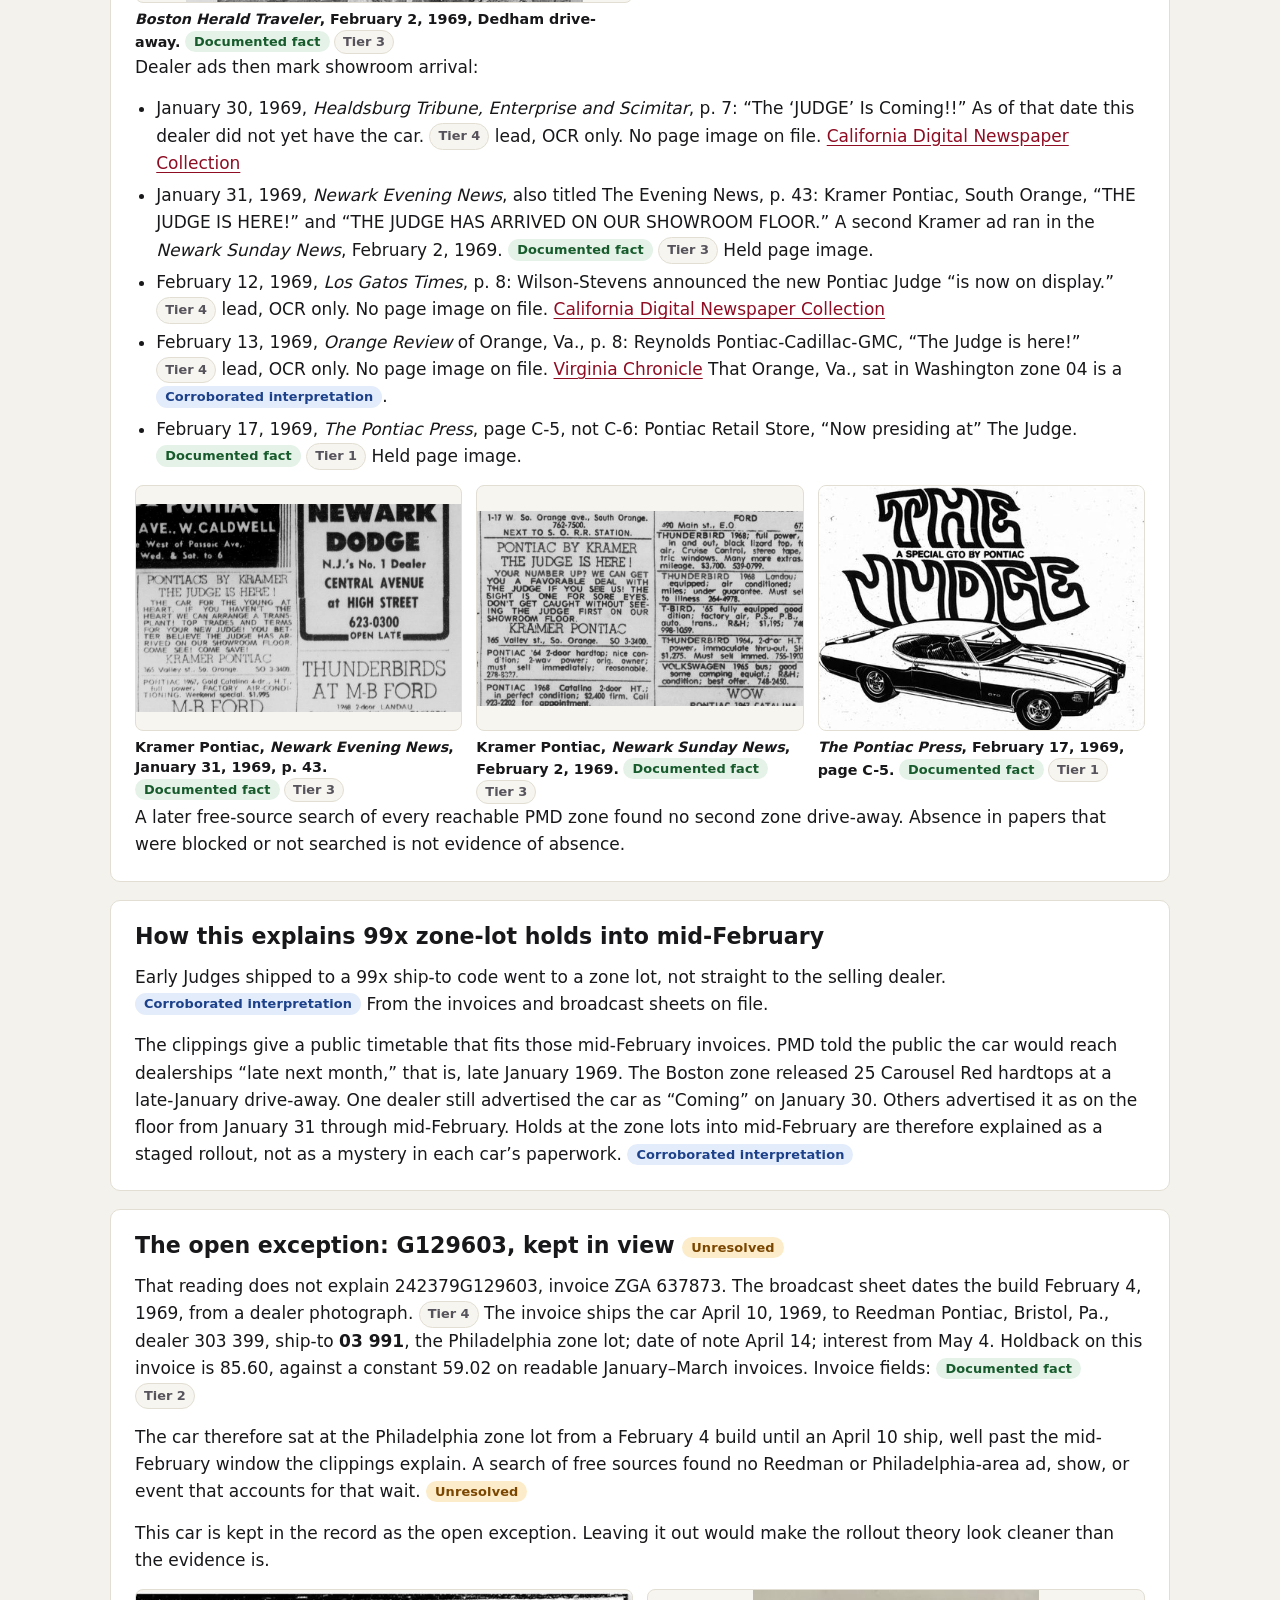
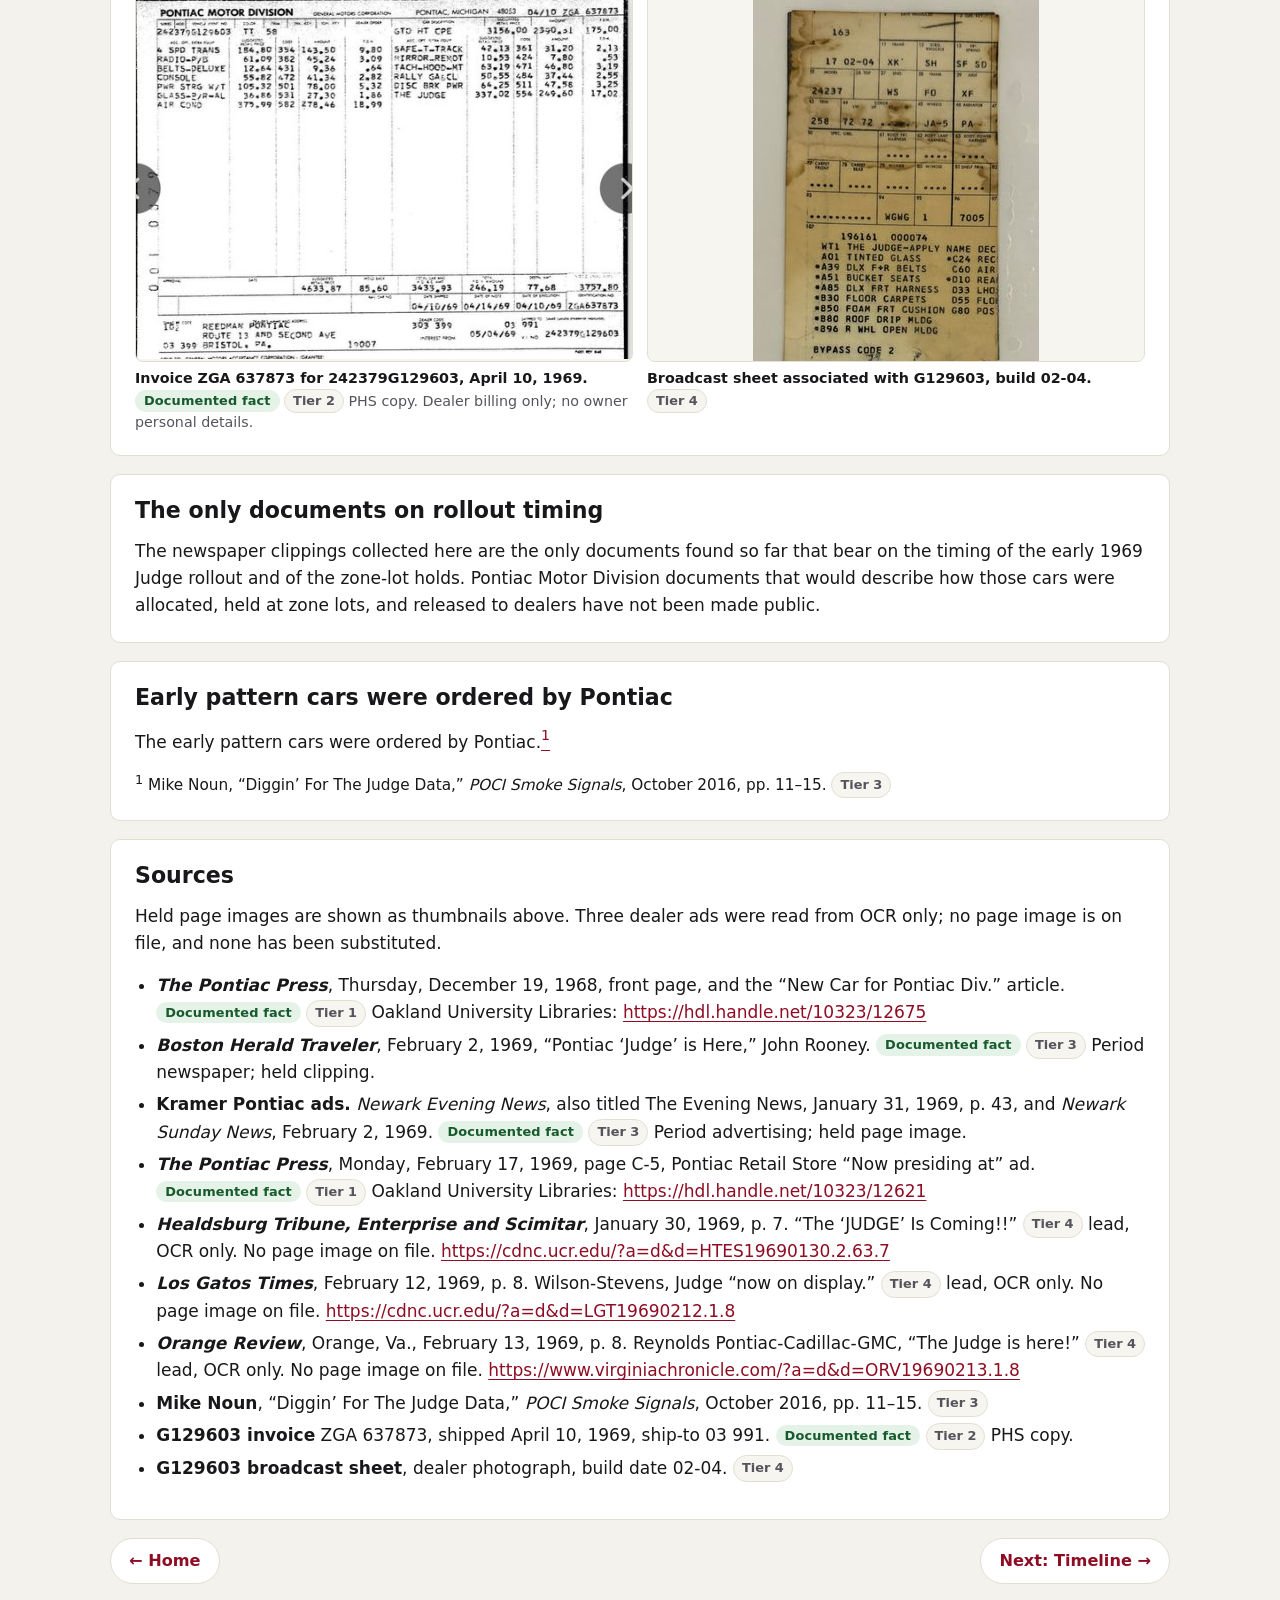
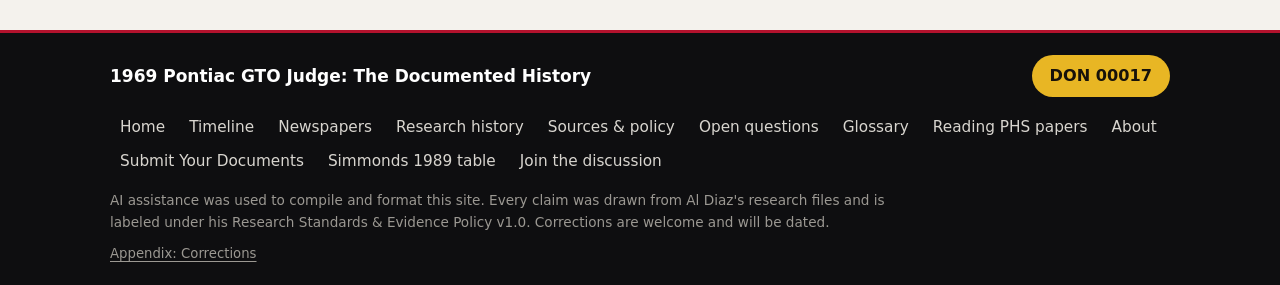
<file: newspapers-rollout.html>
<!DOCTYPE html>
<html lang="en"><head><meta charset="utf-8"/>
<meta content="width=device-width,initial-scale=1" name="viewport"/>
<meta charset="utf-8">
<meta name="viewport" content="width=device-width,initial-scale=1">
<title>What the Newspapers Show: Early 1969 GTO Judge Rollout and Zone Holds</title>
<meta name="description" content="Newspaper clippings for the early 1969 Pontiac GTO Judge rollout: the December 1968 announcement, the Boston-zone drive-away, dealer ads, and why zone-lot holds ran into mid-February.">
<meta name="keywords" content="1969 GTO Judge newspapers, Pontiac Press The Judge, Boston Herald Traveler Dedham, Kramer Pontiac, zone lot holds, 1969 Pontiac GTO Judge, GTO Judge history, pre-production Judge, GTO Judge pattern car, 1,000 pattern cars, Carousel Red Judge, option 554 WT1, lead unit, DON 00017">
<link rel="canonical" href="https://onejudge69.github.io/1969-gto-judge-pattern-research/newspapers-rollout.html">
<meta property="og:type" content="article"><meta property="og:title" content="What the Newspapers Show: Early 1969 GTO Judge Rollout and Zone Holds">
<meta property="og:description" content="Newspaper clippings for the early 1969 Pontiac GTO Judge rollout: the December 1968 announcement, the Boston-zone drive-away, dealer ads, and why zone-lot holds ran into mid-February."><meta property="og:url" content="https://onejudge69.github.io/1969-gto-judge-pattern-research/newspapers-rollout.html">
<meta property="og:site_name" content="1969 Pontiac GTO Judge: The Documented History"><meta property="og:image" content="https://onejudge69.github.io/1969-gto-judge-pattern-research/images/og-card.png?v=3">
<meta property="og:image:secure_url" content="https://onejudge69.github.io/1969-gto-judge-pattern-research/images/og-card.png?v=3"><meta property="og:image:type" content="image/png">
<meta property="og:image:width" content="1200"><meta property="og:image:height" content="630">
<meta property="og:image:alt" content="1969 GTO Judge: The Documented History. From Pontiac&#x27;s own records. Colored-pencil drawing of an orange 1969 GTO Judge, signed ’11 by its artist; artist not yet identified.">
<meta name="twitter:card" content="summary_large_image"><meta name="twitter:title" content="What the Newspapers Show: Early 1969 GTO Judge Rollout and Zone Holds">
<meta name="twitter:description" content="Newspaper clippings for the early 1969 Pontiac GTO Judge rollout: the December 1968 announcement, the Boston-zone drive-away, dealer ads, and why zone-lot holds ran into mid-February."><meta name="twitter:image" content="https://onejudge69.github.io/1969-gto-judge-pattern-research/images/og-card.png?v=3"><meta name="twitter:image:alt" content="1969 GTO Judge: The Documented History. From Pontiac&#x27;s own records. Colored-pencil drawing of an orange 1969 GTO Judge, signed ’11 by its artist; artist not yet identified.">
<link rel="apple-touch-icon" sizes="180x180" href="images/apple-touch-icon.png">
<link rel="icon" type="image/png" sizes="32x32" href="images/favicon-32.png"><link rel="icon" href="favicon.ico" sizes="any">
<meta name="theme-color" content="#0b0b0c">
<meta property="article:modified_time" content="2026-11-19">
<script type="application/ld+json">[
 {
  "@context": "https://schema.org",
  "@type": "WebSite",
  "name": "1969 Pontiac GTO Judge: The Documented History",
  "url": "https://onejudge69.github.io/1969-gto-judge-pattern-research/",
  "inLanguage": "en-US",
  "author": {
   "@type": "Person",
   "name": "Al Diaz",
   "url": "https://onejudge69.github.io/1969-gto-judge-pattern-research/about-the-researcher.html",
   "description": "Independent researcher of 1969 Pontiac GTO Judge factory records"
  },
  "publisher": {
   "@type": "Person",
   "name": "Al Diaz",
   "url": "https://onejudge69.github.io/1969-gto-judge-pattern-research/about-the-researcher.html",
   "description": "Independent researcher of 1969 Pontiac GTO Judge factory records"
  }
 },
 {
  "@context": "https://schema.org",
  "@type": "Article",
  "headline": "What the Newspapers Show",
  "name": "What the Newspapers Show: Early 1969 GTO Judge Rollout and Zone Holds",
  "description": "Newspaper clippings for the early 1969 Pontiac GTO Judge rollout: the December 1968 announcement, the Boston-zone drive-away, dealer ads, and why zone-lot holds ran into mid-February.",
  "url": "https://onejudge69.github.io/1969-gto-judge-pattern-research/newspapers-rollout.html",
  "author": {
   "@type": "Person",
   "name": "Al Diaz",
   "url": "https://onejudge69.github.io/1969-gto-judge-pattern-research/about-the-researcher.html",
   "description": "Independent researcher of 1969 Pontiac GTO Judge factory records"
  },
  "datePublished": "2026-11-19",
  "dateModified": "2026-11-19",
  "inLanguage": "en-US",
  "keywords": "1969 GTO Judge newspapers, Pontiac Press The Judge, Boston Herald Traveler Dedham, Kramer Pontiac, zone lot holds, 1969 Pontiac GTO Judge, GTO Judge history, pre-production Judge, GTO Judge pattern car, 1,000 pattern cars, Carousel Red Judge, option 554 WT1, lead unit, DON 00017",
  "about": {
   "@type": "Car",
   "name": "1969 Pontiac GTO Judge",
   "manufacturer": "Pontiac Motor Division",
   "modelDate": "1969"
  }
 },
 {
  "@context": "https://schema.org",
  "@type": "BreadcrumbList",
  "itemListElement": [
   {
    "@type": "ListItem",
    "position": 1,
    "name": "Home",
    "item": "https://onejudge69.github.io/1969-gto-judge-pattern-research/"
   },
   {
    "@type": "ListItem",
    "position": 2,
    "name": "What the newspapers show",
    "item": "https://onejudge69.github.io/1969-gto-judge-pattern-research/newspapers-rollout.html"
   }
  ]
 }
]</script>

<link rel="stylesheet" href="site.css?v=20261115b">
</head>
<body>
<header class="site-head"><div class="head-in">
<input type="checkbox" id="menu-check" class="menu-check" aria-label="Show or hide the menu">
<a class="brand" href="index.html"><span class="b1">1969 Pontiac GTO Judge</span><span class="b2">The Documented History</span></a>
<a class="don-cta" href="pattern-cars-pilot-batch.html">DON 00017</a>
<label class="menu-btn" for="menu-check">Menu</label>
<nav class="site-nav" aria-label="Main"><a href="index.html">Home</a><a href="judge-timeline-1968-1969.html">Timeline</a><a href="newspapers-rollout.html" aria-current="page">Newspapers</a><a href="research-history.html">Research history</a><a href="sources-evidence-policy.html">Sources &amp; policy</a><a href="open-questions.html">Open questions</a><a href="glossary.html">Glossary</a><a href="how-to-read-phs-papers.html">Reading PHS papers</a><a href="about-the-researcher.html">About</a><a href="submit-your-documents.html">Submit Your Documents</a></nav>
</div></header>
<div class="page-title"><div class="in"><p class="upd">Last updated: November 19, 2026</p><h1>What the Newspapers Show</h1><p class="lead">Period clippings for the early 1969 GTO Judge rollout, and how that public timetable explains zone-lot holds into mid-February.</p></div></div>
<main class="wrap">

<section class="sec">
<p>Claims on this page are labeled under the <a href="sources-evidence-policy.html">Research Standards &amp; Evidence Policy v1.0</a>.</p>
</section>

<section class="sec" id="clippings">
<h2>What the clippings show</h2>
<p>On December 19, 1968, the front page of <i>The Pontiac Press</i> announced that Pontiac Motor Division would introduce The Judge “next month,” that “the first production units will be painted a bright red including the Endura energy-absorbing front bumper,” and that the car “will be available in Pontiac dealerships late next month.” <span class="lab fact">Documented fact</span> <span class="tier">Tier 1</span></p>
<div class="docs c2">
<figure><a class="ph" href="images/1968-12-19-pontiac-press-front.jpg" target="_blank" rel="noopener" aria-label="Open full-size image: The Pontiac Press, December 19, 1968, front page"><img src="images/1968-12-19-pontiac-press-front-thumb.jpg" width="373" height="560" alt="Front page of The Pontiac Press, Thursday, December 19, 1968, with the headline New Car for Pontiac Div. and a photograph of The Judge" loading="lazy" decoding="async"></a><figcaption><b><i>The Pontiac Press</i>, December 19, 1968, front page.</b> <span class="lab fact">Documented fact</span> <span class="tier">Tier 1</span></figcaption></figure>
<figure><a class="ph" href="images/1968-12-19-pontiac-press-article.jpg" target="_blank" rel="noopener" aria-label="Open full-size image: The Pontiac Press, December 19, 1968, New Car for Pontiac Div. article"><img src="images/1968-12-19-pontiac-press-article-thumb.jpg" width="413" height="560" alt="The Pontiac Press article New Car for Pontiac Div., December 19, 1968, announcing The Judge for the following month" loading="lazy" decoding="async"></a><figcaption><b>The announcement article, “New Car for Pontiac Div.”</b> <span class="lab fact">Documented fact</span> <span class="tier">Tier 1</span></figcaption></figure>
</div>

<p>The only documented zone drive-away found so far is in the <i>Boston Herald Traveler</i>, February 2, 1969. John Rooney reported that Thomas L. King, Pontiac’s general sales manager, unveiled The Judge to Boston-zone dealers “last week” at the General Motors Training Center in Dedham, with Boston zone manager Joseph C. Cheesbrough. “Twenty five of the new Carousel Red, hardtop coupes were assigned to dealers to be driven to their dealerships.” <span class="lab fact">Documented fact</span> <span class="tier">Tier 3</span> Period newspaper; held clipping. A second such event in any other zone remains a <span class="lab hyp">Hypothesis</span>.</p>
<div class="docs c2">
<figure><a class="ph" href="images/1969-02-02-boston-herald-traveler-dedham.jpg" target="_blank" rel="noopener" aria-label="Open full-size image: Boston Herald Traveler, February 2, 1969, Dedham drive-away article"><img src="images/1969-02-02-boston-herald-traveler-dedham-thumb.jpg" width="397" height="560" alt="Boston Herald Traveler clipping, February 2, 1969, Pontiac Judge is Here, reporting the Dedham zone drive-away" loading="lazy" decoding="async"></a><figcaption><b><i>Boston Herald Traveler</i>, February 2, 1969, Dedham drive-away.</b> <span class="lab fact">Documented fact</span> <span class="tier">Tier 3</span></figcaption></figure>
</div>

<p>Dealer ads then mark showroom arrival:</p>
<ul>
<li>January 30, 1969, <i>Healdsburg Tribune, Enterprise and Scimitar</i>, p. 7: “The ‘JUDGE’ Is Coming!!” As of that date this dealer did not yet have the car. <span class="tier">Tier 4</span> lead, OCR only. No page image on file. <a href="https://cdnc.ucr.edu/?a=d&amp;d=HTES19690130.2.63.7" rel="noopener" target="_blank">California Digital Newspaper Collection</a></li>
<li>January 31, 1969, <i>Newark Evening News</i>, also titled The Evening News, p. 43: Kramer Pontiac, South Orange, “THE JUDGE IS HERE!” and “THE JUDGE HAS ARRIVED ON OUR SHOWROOM FLOOR.” A second Kramer ad ran in the <i>Newark Sunday News</i>, February 2, 1969. <span class="lab fact">Documented fact</span> <span class="tier">Tier 3</span> Held page image.</li>
<li>February 12, 1969, <i>Los Gatos Times</i>, p. 8: Wilson-Stevens announced the new Pontiac Judge “is now on display.” <span class="tier">Tier 4</span> lead, OCR only. No page image on file. <a href="https://cdnc.ucr.edu/?a=d&amp;d=LGT19690212.1.8" rel="noopener" target="_blank">California Digital Newspaper Collection</a></li>
<li>February 13, 1969, <i>Orange Review</i> of Orange, Va., p. 8: Reynolds Pontiac-Cadillac-GMC, “The Judge is here!” <span class="tier">Tier 4</span> lead, OCR only. No page image on file. <a href="https://www.virginiachronicle.com/?a=d&amp;d=ORV19690213.1.8" rel="noopener" target="_blank">Virginia Chronicle</a> That Orange, Va., sat in Washington zone 04 is a <span class="lab interp">Corroborated interpretation</span>.</li>
<li>February 17, 1969, <i>The Pontiac Press</i>, page C-5, not C-6: Pontiac Retail Store, “Now presiding at” The Judge. <span class="lab fact">Documented fact</span> <span class="tier">Tier 1</span> Held page image.</li>
</ul>
<div class="docs c3">
<figure><a class="ph" href="images/1969-01-31-kramer-pontiac-judge-is-here.jpg" target="_blank" rel="noopener" aria-label="Open full-size image: Kramer Pontiac ad, Newark Evening News, January 31, 1969, page 43"><img src="images/1969-01-31-kramer-pontiac-judge-is-here-thumb.jpg" width="560" height="358" alt="Kramer Pontiac newspaper ad, Newark Evening News, January 31, 1969, page 43, headed The Judge is here" loading="lazy" decoding="async"></a><figcaption><b>Kramer Pontiac, <i>Newark Evening News</i>, January 31, 1969, p. 43.</b> <span class="lab fact">Documented fact</span> <span class="tier">Tier 3</span></figcaption></figure>
<figure><a class="ph" href="images/1969-02-02-kramer-pontiac-judge-is-here.jpg" target="_blank" rel="noopener" aria-label="Open full-size image: Kramer Pontiac ad, Newark Sunday News, February 2, 1969"><img src="images/1969-02-02-kramer-pontiac-judge-is-here-thumb.jpg" width="560" height="336" alt="Kramer Pontiac newspaper ad, Newark Sunday News, February 2, 1969, headed The Judge is here" loading="lazy" decoding="async"></a><figcaption><b>Kramer Pontiac, <i>Newark Sunday News</i>, February 2, 1969.</b> <span class="lab fact">Documented fact</span> <span class="tier">Tier 3</span></figcaption></figure>
<figure><a class="ph" href="images/1969-02-17-pontiac-press-C-5-ad.jpg" target="_blank" rel="noopener" aria-label="Open full-size image: The Pontiac Press, February 17, 1969, page C-5, Pontiac Retail Store ad"><img src="images/1969-02-17-pontiac-press-C-5-ad-thumb.jpg" width="432" height="560" alt="Pontiac Retail Store ad, The Pontiac Press, February 17, 1969, page C-5, headed Now presiding at The Judge" loading="lazy" decoding="async"></a><figcaption><b><i>The Pontiac Press</i>, February 17, 1969, page C-5.</b> <span class="lab fact">Documented fact</span> <span class="tier">Tier 1</span></figcaption></figure>
</div>
<p>A later free-source search of every reachable PMD zone found no second zone drive-away. Absence in papers that were blocked or not searched is not evidence of absence.</p>
</section>

<section class="sec" id="zone-holds">
<h2>How this explains 99x zone-lot holds into mid-February</h2>
<p>Early Judges shipped to a 99x ship-to code went to a zone lot, not straight to the selling dealer. <span class="lab interp">Corroborated interpretation</span> From the invoices and broadcast sheets on file.</p>
<p>The clippings give a public timetable that fits those mid-February invoices. PMD told the public the car would reach dealerships “late next month,” that is, late January 1969. The Boston zone released 25 Carousel Red hardtops at a late-January drive-away. One dealer still advertised the car as “Coming” on January 30. Others advertised it as on the floor from January 31 through mid-February. Holds at the zone lots into mid-February are therefore explained as a staged rollout, not as a mystery in each car’s paperwork. <span class="lab interp">Corroborated interpretation</span></p>
</section>

<section class="sec" id="g129603">
<h2>The open exception: G129603, kept in view <span class="lab unres">Unresolved</span></h2>
<p>That reading does not explain 242379G129603, invoice ZGA 637873. The broadcast sheet dates the build February 4, 1969, from a dealer photograph. <span class="tier">Tier 4</span> The invoice ships the car April 10, 1969, to Reedman Pontiac, Bristol, Pa., dealer 303 399, ship-to <b>03 991</b>, the Philadelphia zone lot; date of note April 14; interest from May 4. Holdback on this invoice is 85.60, against a constant 59.02 on readable January–March invoices. Invoice fields: <span class="lab fact">Documented fact</span> <span class="tier">Tier 2</span></p>
<p>The car therefore sat at the Philadelphia zone lot from a February 4 build until an April 10 ship, well past the mid-February window the clippings explain. A search of free sources found no Reedman or Philadelphia-area ad, show, or event that accounts for that wait. <span class="lab unres">Unresolved</span></p>
<p>This car is kept in the record as the open exception. Leaving it out would make the rollout theory look cleaner than the evidence is.</p>
<div class="docs c2">
<figure><a class="ph" href="images/g129603-invoice-ZGA637873.jpg" target="_blank" rel="noopener" aria-label="Open full-size image: Invoice ZGA 637873 for 242379G129603, April 10, 1969"><img src="images/g129603-invoice-ZGA637873-thumb.jpg" width="560" height="415" alt="Pontiac Motor Division invoice ZGA 637873 for VIN 242379G129603, shipped April 10, 1969, to Reedman Pontiac, ship-to 03 991" loading="lazy" decoding="async"></a><figcaption><b>Invoice ZGA 637873 for 242379G129603, April 10, 1969.</b> <span class="lab fact">Documented fact</span> <span class="tier">Tier 2</span> PHS copy. Dealer billing only; no owner personal details.</figcaption></figure>
<figure><a class="ph" href="images/g129603-broadcast-sheet.jpg" target="_blank" rel="noopener" aria-label="Open full-size image: Broadcast sheet associated with G129603, build date 02-04"><img src="images/g129603-broadcast-sheet-thumb.jpg" width="286" height="560" alt="Broadcast sheet associated with 242379G129603, showing build date 02-04 and consignment to Pontiac Motor Division in the Philadelphia zone" loading="lazy" decoding="async"></a><figcaption><b>Broadcast sheet associated with G129603, build 02-04.</b> <span class="tier">Tier 4</span></figcaption></figure>
</div>
</section>

<section class="sec" id="only-documents">
<h2>The only documents on rollout timing</h2>
<p>The newspaper clippings collected here are the only documents found so far that bear on the timing of the early 1969 Judge rollout and of the zone-lot holds. Pontiac Motor Division documents that would describe how those cars were allocated, held at zone lots, and released to dealers have not been made public.</p>
</section>

<section class="sec" id="ordered-by-pontiac">
<h2>Early pattern cars were ordered by Pontiac</h2>
<p>The early pattern cars were ordered by Pontiac.<a href="#fn-noun" id="ref-noun"><sup>1</sup></a></p>
<p class="small" id="fn-noun"><sup>1</sup> Mike Noun, “Diggin’ For The Judge Data,” <i>POCI Smoke Signals</i>, October 2016, pp. 11–15. <span class="tier">Tier 3</span></p>
</section>

<section class="sec" id="sources">
<h2>Sources</h2>
<p>Held page images are shown as thumbnails above. Three dealer ads were read from OCR only; no page image is on file, and none has been substituted.</p>
<ul>
<li><b><i>The Pontiac Press</i></b>, Thursday, December 19, 1968, front page, and the “New Car for Pontiac Div.” article. <span class="lab fact">Documented fact</span> <span class="tier">Tier 1</span> Oakland University Libraries: <a href="https://hdl.handle.net/10323/12675" rel="noopener" target="_blank">https://hdl.handle.net/10323/12675</a></li>
<li><b><i>Boston Herald Traveler</i></b>, February 2, 1969, “Pontiac ‘Judge’ is Here,” John Rooney. <span class="lab fact">Documented fact</span> <span class="tier">Tier 3</span> Period newspaper; held clipping.</li>
<li><b>Kramer Pontiac ads.</b> <i>Newark Evening News</i>, also titled The Evening News, January 31, 1969, p. 43, and <i>Newark Sunday News</i>, February 2, 1969. <span class="lab fact">Documented fact</span> <span class="tier">Tier 3</span> Period advertising; held page image.</li>
<li><b><i>The Pontiac Press</i></b>, Monday, February 17, 1969, page C-5, Pontiac Retail Store “Now presiding at” ad. <span class="lab fact">Documented fact</span> <span class="tier">Tier 1</span> Oakland University Libraries: <a href="https://hdl.handle.net/10323/12621" rel="noopener" target="_blank">https://hdl.handle.net/10323/12621</a></li>
<li><b><i>Healdsburg Tribune, Enterprise and Scimitar</i></b>, January 30, 1969, p. 7. “The ‘JUDGE’ Is Coming!!” <span class="tier">Tier 4</span> lead, OCR only. No page image on file. <a href="https://cdnc.ucr.edu/?a=d&amp;d=HTES19690130.2.63.7" rel="noopener" target="_blank">https://cdnc.ucr.edu/?a=d&amp;d=HTES19690130.2.63.7</a></li>
<li><b><i>Los Gatos Times</i></b>, February 12, 1969, p. 8. Wilson-Stevens, Judge “now on display.” <span class="tier">Tier 4</span> lead, OCR only. No page image on file. <a href="https://cdnc.ucr.edu/?a=d&amp;d=LGT19690212.1.8" rel="noopener" target="_blank">https://cdnc.ucr.edu/?a=d&amp;d=LGT19690212.1.8</a></li>
<li><b><i>Orange Review</i></b>, Orange, Va., February 13, 1969, p. 8. Reynolds Pontiac-Cadillac-GMC, “The Judge is here!” <span class="tier">Tier 4</span> lead, OCR only. No page image on file. <a href="https://www.virginiachronicle.com/?a=d&amp;d=ORV19690213.1.8" rel="noopener" target="_blank">https://www.virginiachronicle.com/?a=d&amp;d=ORV19690213.1.8</a></li>
<li><b>Mike Noun</b>, “Diggin’ For The Judge Data,” <i>POCI Smoke Signals</i>, October 2016, pp. 11–15. <span class="tier">Tier 3</span></li>
<li><b>G129603 invoice</b> ZGA 637873, shipped April 10, 1969, ship-to 03 991. <span class="lab fact">Documented fact</span> <span class="tier">Tier 2</span> PHS copy.</li>
<li><b>G129603 broadcast sheet</b>, dealer photograph, build date 02-04. <span class="tier">Tier 4</span></li>
</ul>
</section>

<nav class="pager" aria-label="Continue reading"><a href="index.html">&larr; Home</a><a href="judge-timeline-1968-1969.html">Next: Timeline &rarr;</a></nav>
</main>
<footer class="site-foot"><div class="foot-in">
<div class="foot-top"><strong>1969 Pontiac GTO Judge: The Documented History</strong><a class="don-cta" href="pattern-cars-pilot-batch.html">DON 00017</a></div>
<nav class="foot-nav" aria-label="Footer"><a href="index.html">Home</a><a href="judge-timeline-1968-1969.html">Timeline</a><a href="newspapers-rollout.html">Newspapers</a><a href="research-history.html">Research history</a><a href="sources-evidence-policy.html">Sources &amp; policy</a><a href="open-questions.html">Open questions</a><a href="glossary.html">Glossary</a><a href="how-to-read-phs-papers.html">Reading PHS papers</a><a href="about-the-researcher.html">About</a><a href="submit-your-documents.html">Submit Your Documents</a><a href="sources-evidence-policy.html#simmonds-1989-table">Simmonds 1989 table</a><a href="https://www.facebook.com/groups/3237784739765263/" target="_blank" rel="noopener">Join the discussion</a></nav>
<p class="foot-note">AI assistance was used to compile and format this site. Every claim was drawn from Al Diaz's research files and is labeled under his Research Standards &amp; Evidence Policy v1.0. Corrections are welcome and will be dated.</p>
<p class="foot-appx"><a href="corrections-log.html">Appendix: Corrections</a></p>
<p class="foot-visits" id="visit-count" hidden>Visitors: <span></span></p>
</div></footer>
<script src="visit-count.js" defer></script>
</body></html>
</file>
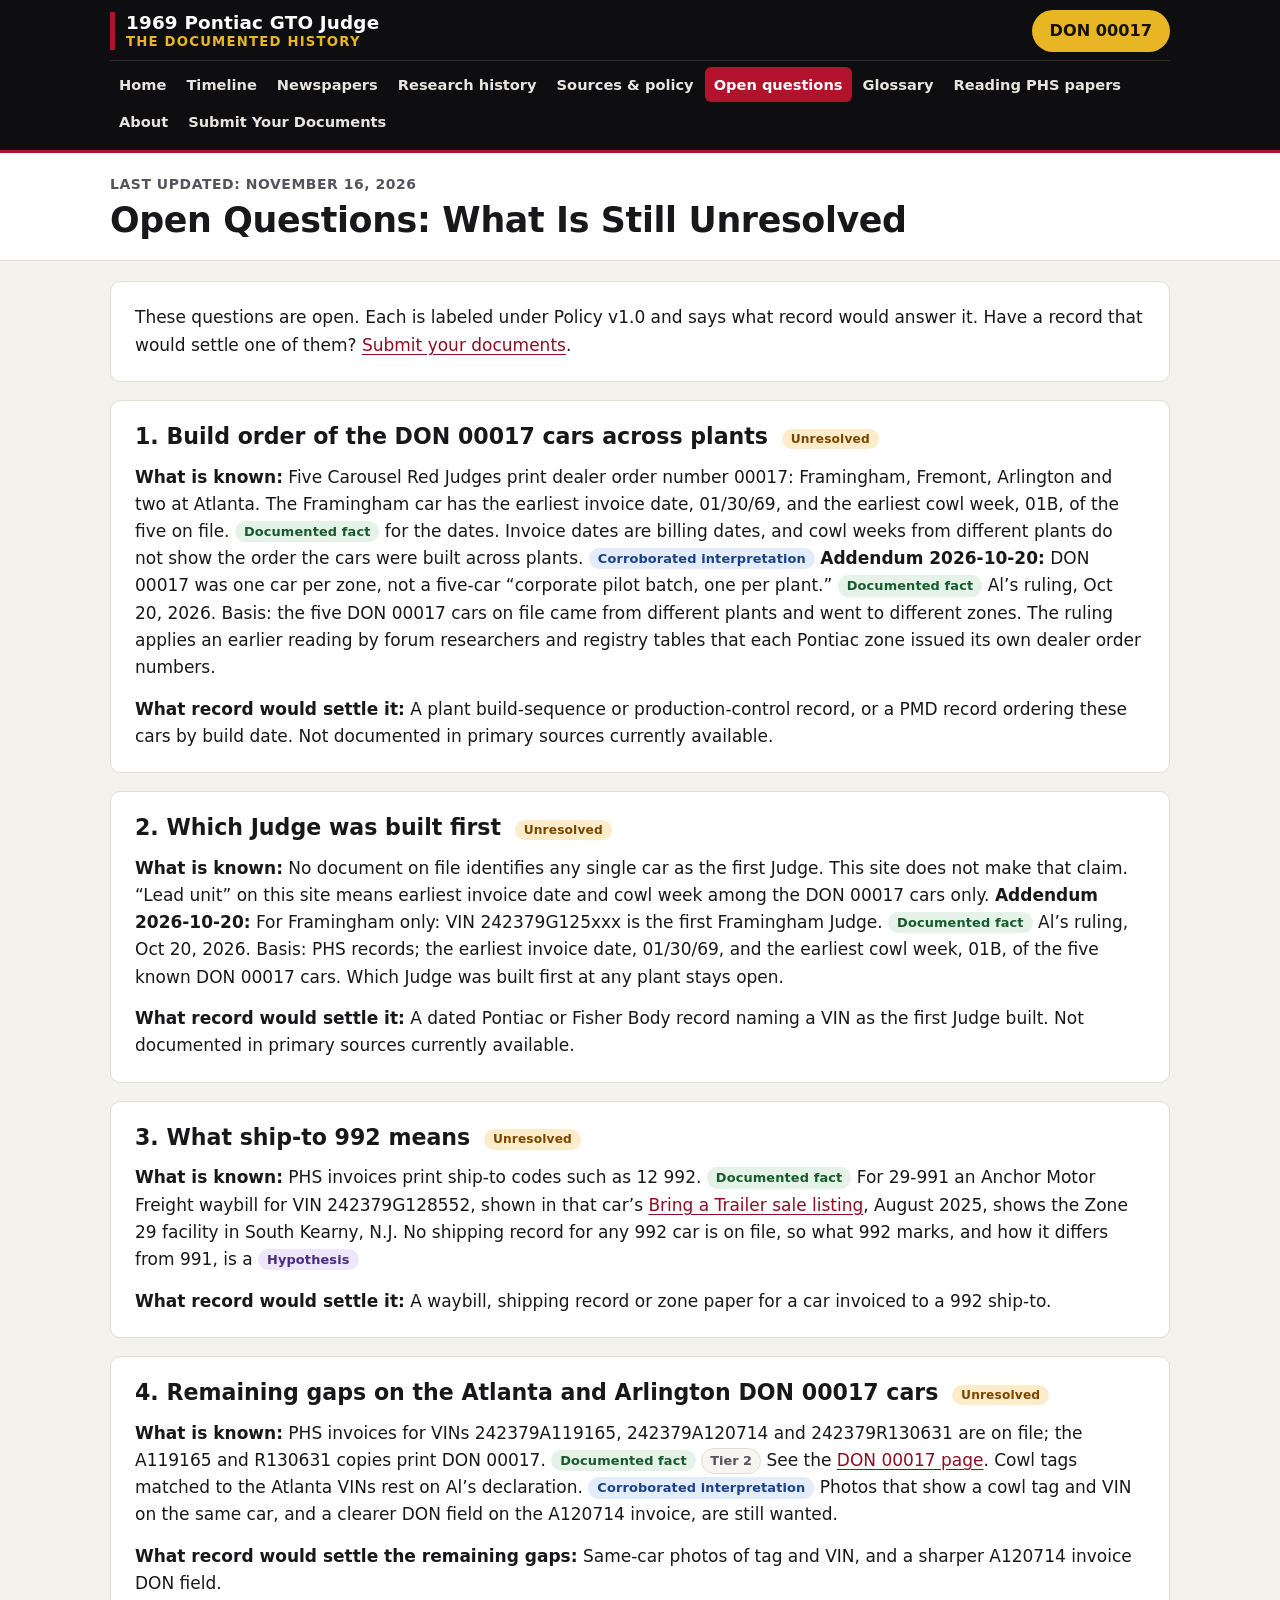
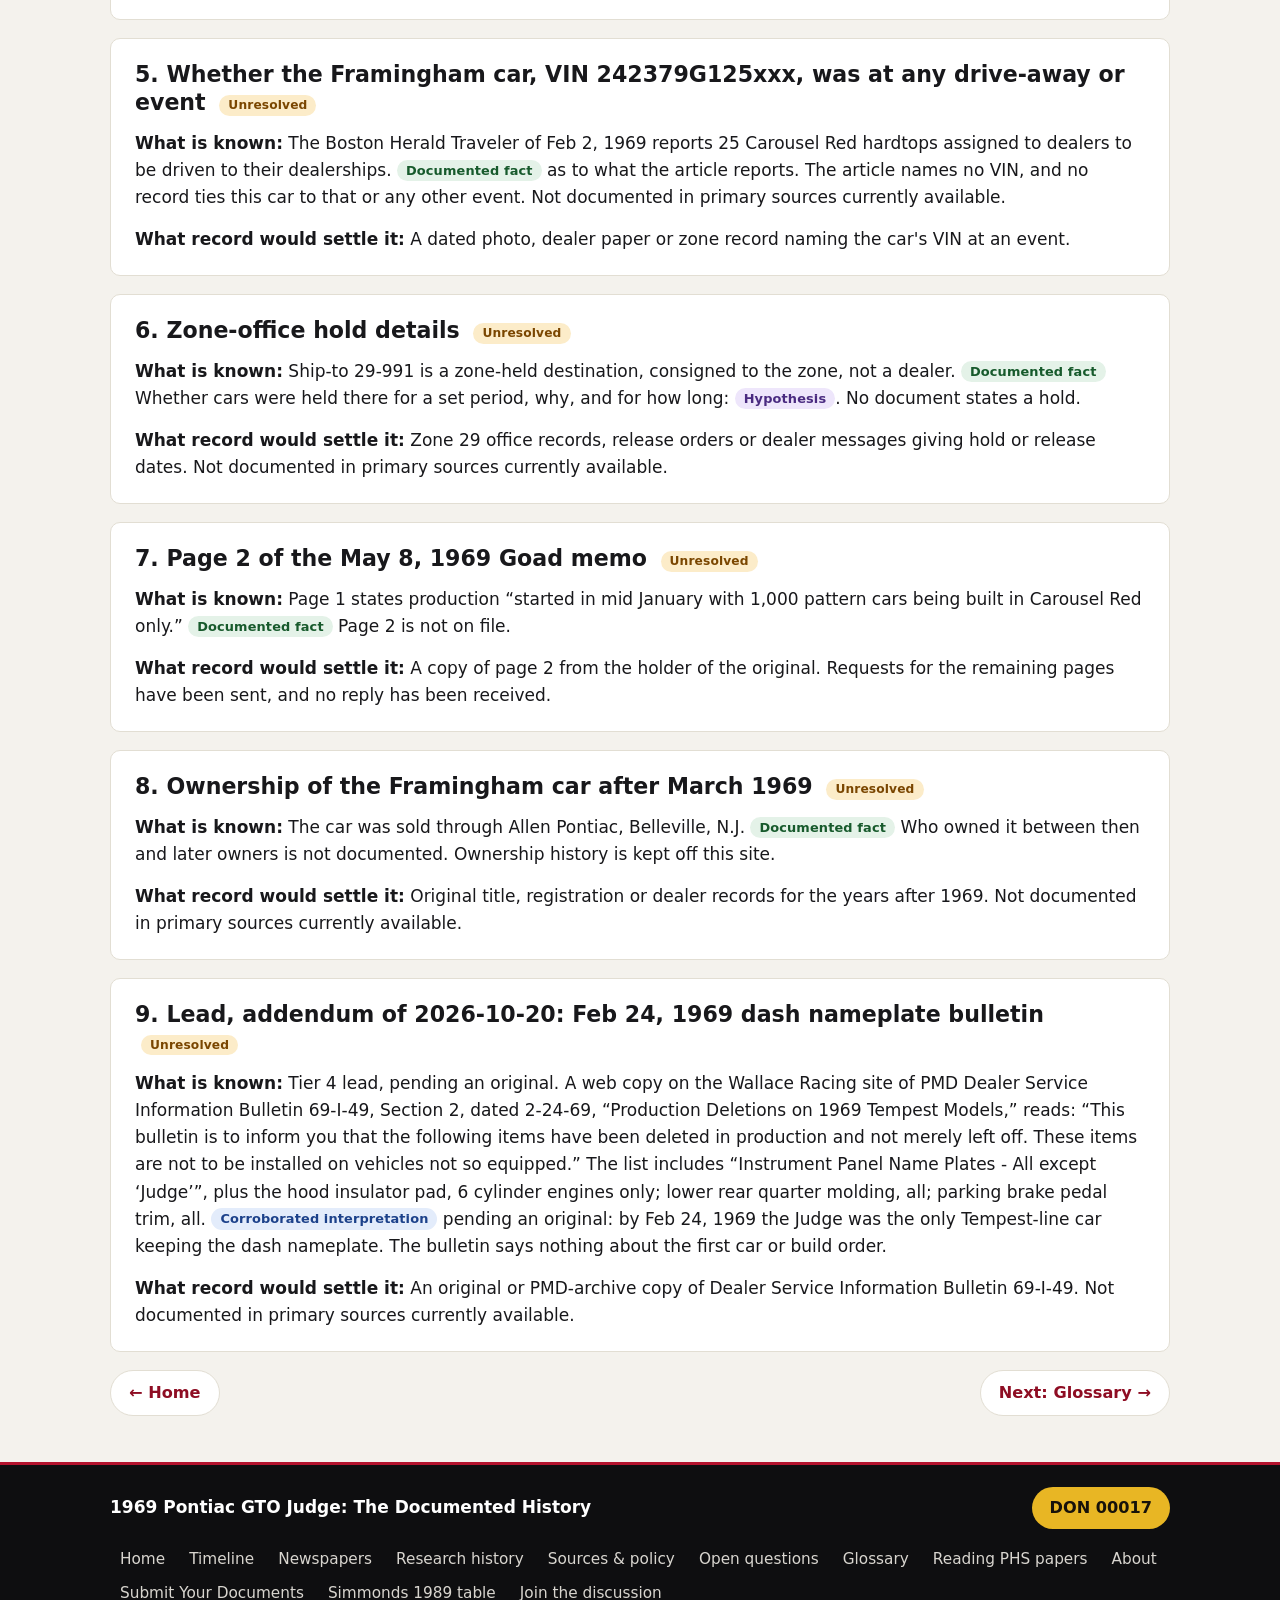
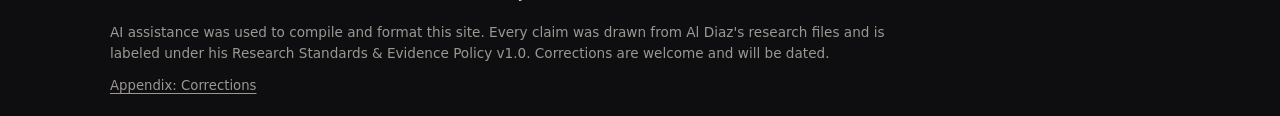
<file: open-questions.html>
<!DOCTYPE html>
<html lang="en"><head><meta charset="utf-8"/>
<meta content="width=device-width,initial-scale=1" name="viewport"/>
<meta charset="utf-8">
<meta name="viewport" content="width=device-width,initial-scale=1">
<title>Open Questions: 1969 GTO Judge Research, What Is Still Unresolved</title>
<meta name="description" content="What is still unknown about the first 1969 Pontiac GTO Judges: DON 00017 build order, the first Judge built, ship-to 992, zone holds and the missing memo page.">
<meta name="keywords" content="1969 GTO Judge open questions, first GTO Judge built, ship-to 992, DON 00017, Goad memo page 2, 1969 Pontiac GTO Judge, GTO Judge history, pre-production Judge, GTO Judge pattern car, 1,000 pattern cars, Carousel Red Judge, option 554 WT1, lead unit, DON 00017">
<link rel="canonical" href="https://onejudge69.github.io/1969-gto-judge-pattern-research/open-questions.html">
<meta property="og:type" content="article"><meta property="og:title" content="Open Questions: 1969 GTO Judge Research, What Is Still Unresolved">
<meta property="og:description" content="What is still unknown about the first 1969 Pontiac GTO Judges: DON 00017 build order, the first Judge built, ship-to 992, zone holds and the missing memo page."><meta property="og:url" content="https://onejudge69.github.io/1969-gto-judge-pattern-research/open-questions.html">
<meta property="og:site_name" content="1969 Pontiac GTO Judge: The Documented History"><meta property="og:image" content="https://onejudge69.github.io/1969-gto-judge-pattern-research/images/og-card.png?v=3">
<meta property="og:image:secure_url" content="https://onejudge69.github.io/1969-gto-judge-pattern-research/images/og-card.png?v=3"><meta property="og:image:type" content="image/png">
<meta property="og:image:width" content="1200"><meta property="og:image:height" content="630">
<meta property="og:image:alt" content="1969 GTO Judge: The Documented History. From Pontiac&#x27;s own records. Colored-pencil drawing of an orange 1969 GTO Judge, signed ’11 by its artist; artist not yet identified.">
<meta name="twitter:card" content="summary_large_image"><meta name="twitter:title" content="Open Questions: 1969 GTO Judge Research, What Is Still Unresolved">
<meta name="twitter:description" content="What is still unknown about the first 1969 Pontiac GTO Judges: DON 00017 build order, the first Judge built, ship-to 992, zone holds and the missing memo page."><meta name="twitter:image" content="https://onejudge69.github.io/1969-gto-judge-pattern-research/images/og-card.png?v=3"><meta name="twitter:image:alt" content="1969 GTO Judge: The Documented History. From Pontiac&#x27;s own records. Colored-pencil drawing of an orange 1969 GTO Judge, signed ’11 by its artist; artist not yet identified.">
<link rel="apple-touch-icon" sizes="180x180" href="images/apple-touch-icon.png">
<link rel="icon" type="image/png" sizes="32x32" href="images/favicon-32.png"><link rel="icon" href="favicon.ico" sizes="any">
<meta name="theme-color" content="#0b0b0c">
<meta property="article:modified_time" content="2026-11-09">
<script type="application/ld+json">[
 {
  "@context": "https://schema.org",
  "@type": "WebSite",
  "name": "1969 Pontiac GTO Judge: The Documented History",
  "url": "https://onejudge69.github.io/1969-gto-judge-pattern-research/",
  "inLanguage": "en-US",
  "author": {
   "@type": "Person",
   "name": "Al Diaz",
   "url": "https://onejudge69.github.io/1969-gto-judge-pattern-research/about-the-researcher.html",
   "description": "Independent researcher of 1969 Pontiac GTO Judge factory records"
  },
  "publisher": {
   "@type": "Person",
   "name": "Al Diaz",
   "url": "https://onejudge69.github.io/1969-gto-judge-pattern-research/about-the-researcher.html",
   "description": "Independent researcher of 1969 Pontiac GTO Judge factory records"
  }
 },
 {
  "@context": "https://schema.org",
  "@type": "Article",
  "headline": "Open Questions: What Is Still Unresolved",
  "name": "Open Questions: 1969 GTO Judge Research, What Is Still Unresolved",
  "description": "What is still unknown about the first 1969 Pontiac GTO Judges: DON 00017 build order, the first Judge built, ship-to 992, zone holds and the missing memo page.",
  "url": "https://onejudge69.github.io/1969-gto-judge-pattern-research/open-questions.html",
  "author": {
   "@type": "Person",
   "name": "Al Diaz",
   "url": "https://onejudge69.github.io/1969-gto-judge-pattern-research/about-the-researcher.html",
   "description": "Independent researcher of 1969 Pontiac GTO Judge factory records"
  },
  "datePublished": "2026-10-20",
  "dateModified": "2026-11-09",
  "inLanguage": "en-US",
  "keywords": "1969 GTO Judge open questions, first GTO Judge built, ship-to 992, DON 00017, Goad memo page 2, 1969 Pontiac GTO Judge, GTO Judge history, pre-production Judge, GTO Judge pattern car, 1,000 pattern cars, Carousel Red Judge, option 554 WT1, lead unit, DON 00017",
  "about": {
   "@type": "Car",
   "name": "1969 Pontiac GTO Judge",
   "manufacturer": "Pontiac Motor Division",
   "modelDate": "1969"
  }
 },
 {
  "@context": "https://schema.org",
  "@type": "BreadcrumbList",
  "itemListElement": [
   {
    "@type": "ListItem",
    "position": 1,
    "name": "Home",
    "item": "https://onejudge69.github.io/1969-gto-judge-pattern-research/"
   },
   {
    "@type": "ListItem",
    "position": 2,
    "name": "Open questions",
    "item": "https://onejudge69.github.io/1969-gto-judge-pattern-research/open-questions.html"
   }
  ]
 }
]</script>

<link rel="stylesheet" href="site.css?v=20261109j">
</head>
<body>
<header class="site-head"><div class="head-in">
<input type="checkbox" id="menu-check" class="menu-check" aria-label="Show or hide the menu">
<a class="brand" href="index.html"><span class="b1">1969 Pontiac GTO Judge</span><span class="b2">The Documented History</span></a>
<a class="don-cta" href="pattern-cars-pilot-batch.html">DON 00017</a>
<label class="menu-btn" for="menu-check">Menu</label>
<nav class="site-nav" aria-label="Main"><a href="index.html">Home</a><a href="judge-timeline-1968-1969.html">Timeline</a><a href="newspapers-rollout.html">Newspapers</a><a href="research-history.html">Research history</a><a href="sources-evidence-policy.html">Sources &amp; policy</a><a href="open-questions.html" aria-current="page">Open questions</a><a href="glossary.html">Glossary</a><a href="how-to-read-phs-papers.html">Reading PHS papers</a><a href="about-the-researcher.html">About</a><a href="submit-your-documents.html">Submit Your Documents</a></nav>
</div></header>
<div class="page-title"><div class="in"><p class="upd">Last updated: November 16, 2026</p><h1>Open Questions: What Is Still Unresolved</h1></div></div>
<main class="wrap">
<section class="sec"><p>These questions are open. Each is labeled under Policy v1.0 and says what record would answer it. Have a record that would settle one of them? <a href="submit-your-documents.html">Submit your documents</a>.</p></section><section class="sec q"><h2>1. Build order of the DON 00017 cars across plants <span class="lab unres">Unresolved</span></h2><p><b>What is known:</b> Five Carousel Red Judges print dealer order number 00017: Framingham, Fremont, Arlington and two at Atlanta. The Framingham car has the earliest invoice date, 01/30/69, and the earliest cowl week, 01B, of the five on file. <span class="lab fact">Documented fact</span> for the dates. Invoice dates are billing dates, and cowl weeks from different plants do not show the order the cars were built across plants. <span class="lab interp">Corroborated interpretation</span> <b>Addendum 2026-10-20:</b> DON 00017 was one car per zone, not a five-car “corporate pilot batch, one per plant.” <span class="lab fact">Documented fact</span> Al’s ruling, Oct 20, 2026. Basis: the five DON 00017 cars on file came from different plants and went to different zones. The ruling applies an earlier reading by forum researchers and registry tables that each Pontiac zone issued its own dealer order numbers.</p><p><b>What record would settle it:</b> A plant build-sequence or production-control record, or a PMD record ordering these cars by build date. Not documented in primary sources currently available.</p></section><section class="sec q"><h2>2. Which Judge was built first <span class="lab unres">Unresolved</span></h2><p><b>What is known:</b> No document on file identifies any single car as the first Judge. This site does not make that claim. “Lead unit” on this site means earliest invoice date and cowl week among the DON 00017 cars only. <b>Addendum 2026-10-20:</b> For Framingham only: VIN 242379G125xxx is the first Framingham Judge. <span class="lab fact">Documented fact</span> Al’s ruling, Oct 20, 2026. Basis: PHS records; the earliest invoice date, 01/30/69, and the earliest cowl week, 01B, of the five known DON 00017 cars. Which Judge was built first at any plant stays open.</p><p><b>What record would settle it:</b> A dated Pontiac or Fisher Body record naming a VIN as the first Judge built. Not documented in primary sources currently available.</p></section><section class="sec q"><h2>3. What ship-to 992 means <span class="lab unres">Unresolved</span></h2><p><b>What is known:</b> PHS invoices print ship-to codes such as 12 992. <span class="lab fact">Documented fact</span> For 29-991 an Anchor Motor Freight waybill for VIN 242379G128552, shown in that car’s <a href="https://bringatrailer.com/listing/1969-pontiac-gto-judge-28/" rel="noopener" target="_blank">Bring a Trailer sale listing</a>, August 2025, shows the Zone 29 facility in South Kearny, N.J. No shipping record for any 992 car is on file, so what 992 marks, and how it differs from 991, is a <span class="lab hyp">Hypothesis</span></p><p><b>What record would settle it:</b> A waybill, shipping record or zone paper for a car invoiced to a 992 ship-to.</p></section><section class="sec q"><h2>4. Remaining gaps on the Atlanta and Arlington DON 00017 cars <span class="lab unres">Unresolved</span></h2><p><b>What is known:</b> PHS invoices for VINs 242379A119165, 242379A120714 and 242379R130631 are on file; the A119165 and R130631 copies print DON 00017. <span class="lab fact">Documented fact</span> <span class="tier">Tier 2</span> See the <a href="pattern-cars-pilot-batch.html">DON 00017 page</a>. Cowl tags matched to the Atlanta VINs rest on Al’s declaration. <span class="lab interp">Corroborated interpretation</span> Photos that show a cowl tag and VIN on the same car, and a clearer DON field on the A120714 invoice, are still wanted.</p><p><b>What record would settle the remaining gaps:</b> Same-car photos of tag and VIN, and a sharper A120714 invoice DON field.</p></section><section class="sec q"><h2>5. Whether the Framingham car, VIN 242379G125xxx, was at any drive-away or event <span class="lab unres">Unresolved</span></h2><p><b>What is known:</b> The Boston Herald Traveler of Feb 2, 1969 reports 25 Carousel Red hardtops assigned to dealers to be driven to their dealerships. <span class="lab fact">Documented fact</span> as to what the article reports. The article names no VIN, and no record ties this car to that or any other event. Not documented in primary sources currently available.</p><p><b>What record would settle it:</b> A dated photo, dealer paper or zone record naming the car's VIN at an event.</p></section><section class="sec q"><h2>6. Zone-office hold details <span class="lab unres">Unresolved</span></h2><p><b>What is known:</b> Ship-to 29-991 is a zone-held destination, consigned to the zone, not a dealer. <span class="lab fact">Documented fact</span> Whether cars were held there for a set period, why, and for how long: <span class="lab hyp">Hypothesis</span>. No document states a hold.</p><p><b>What record would settle it:</b> Zone 29 office records, release orders or dealer messages giving hold or release dates. Not documented in primary sources currently available.</p></section><section class="sec q"><h2>7. Page 2 of the May 8, 1969 Goad memo <span class="lab unres">Unresolved</span></h2><p><b>What is known:</b> Page 1 states production “started in mid January with 1,000 pattern cars being built in Carousel Red only.” <span class="lab fact">Documented fact</span> Page 2 is not on file.</p><p><b>What record would settle it:</b> A copy of page 2 from the holder of the original. Requests for the remaining pages have been sent, and no reply has been received.</p></section><section class="sec q"><h2>8. Ownership of the Framingham car after March 1969 <span class="lab unres">Unresolved</span></h2><p><b>What is known:</b> The car was sold through Allen Pontiac, Belleville, N.J. <span class="lab fact">Documented fact</span> Who owned it between then and later owners is not documented. Ownership history is kept off this site.</p><p><b>What record would settle it:</b> Original title, registration or dealer records for the years after 1969. Not documented in primary sources currently available.</p></section><section class="sec q"><h2>9. Lead, addendum of 2026-10-20: Feb 24, 1969 dash nameplate bulletin <span class="lab unres">Unresolved</span></h2><p><b>What is known:</b> Tier 4 lead, pending an original. A web copy on the Wallace Racing site of PMD Dealer Service Information Bulletin 69-I-49, Section 2, dated 2-24-69, “Production Deletions on 1969 Tempest Models,” reads: “This bulletin is to inform you that the following items have been deleted in production and not merely left off. These items are not to be installed on vehicles not so equipped.” The list includes “Instrument Panel Name Plates - All except ‘Judge’”, plus the hood insulator pad, 6 cylinder engines only; lower rear quarter molding, all; parking brake pedal trim, all. <span class="lab interp">Corroborated interpretation</span> pending an original: by Feb 24, 1969 the Judge was the only Tempest-line car keeping the dash nameplate. The bulletin says nothing about the first car or build order.</p><p><b>What record would settle it:</b> An original or PMD-archive copy of Dealer Service Information Bulletin 69-I-49. Not documented in primary sources currently available.</p></section>
<nav class="pager" aria-label="Continue reading"><a href="index.html">&larr; Home</a><a href="glossary.html">Next: Glossary &rarr;</a></nav>
</main>
<footer class="site-foot"><div class="foot-in">
<div class="foot-top"><strong>1969 Pontiac GTO Judge: The Documented History</strong><a class="don-cta" href="pattern-cars-pilot-batch.html">DON 00017</a></div>
<nav class="foot-nav" aria-label="Footer"><a href="index.html">Home</a><a href="judge-timeline-1968-1969.html">Timeline</a><a href="newspapers-rollout.html">Newspapers</a><a href="research-history.html">Research history</a><a href="sources-evidence-policy.html">Sources &amp; policy</a><a href="open-questions.html">Open questions</a><a href="glossary.html">Glossary</a><a href="how-to-read-phs-papers.html">Reading PHS papers</a><a href="about-the-researcher.html">About</a><a href="submit-your-documents.html">Submit Your Documents</a><a href="sources-evidence-policy.html#simmonds-1989-table">Simmonds 1989 table</a><a href="https://www.facebook.com/groups/3237784739765263/" target="_blank" rel="noopener">Join the discussion</a></nav>
<p class="foot-note">AI assistance was used to compile and format this site. Every claim was drawn from Al Diaz's research files and is labeled under his Research Standards &amp; Evidence Policy v1.0. Corrections are welcome and will be dated.</p>
<p class="foot-appx"><a href="corrections-log.html">Appendix: Corrections</a></p>
<p class="foot-visits" id="visit-count" hidden>Visitors: <span></span></p>
</div></footer>
<script src="visit-count.js" defer></script>
</body></html>
</file>
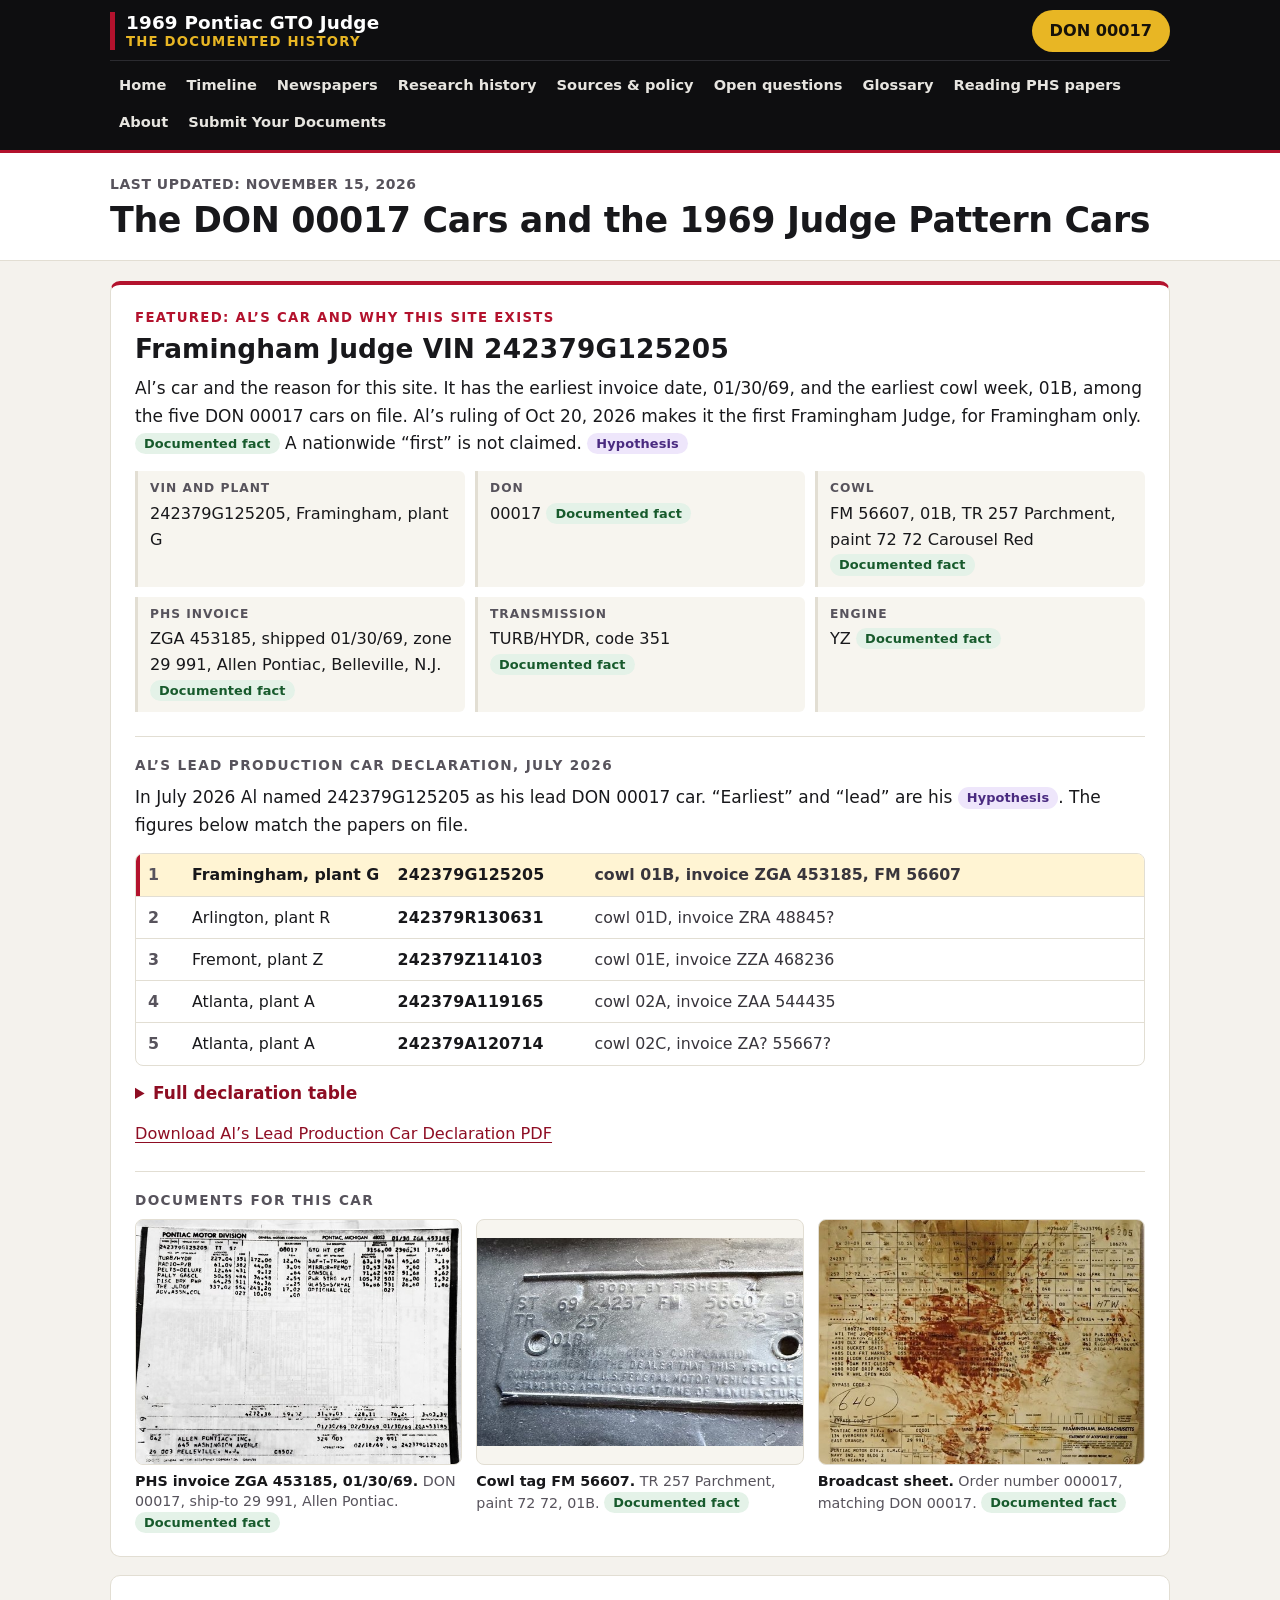
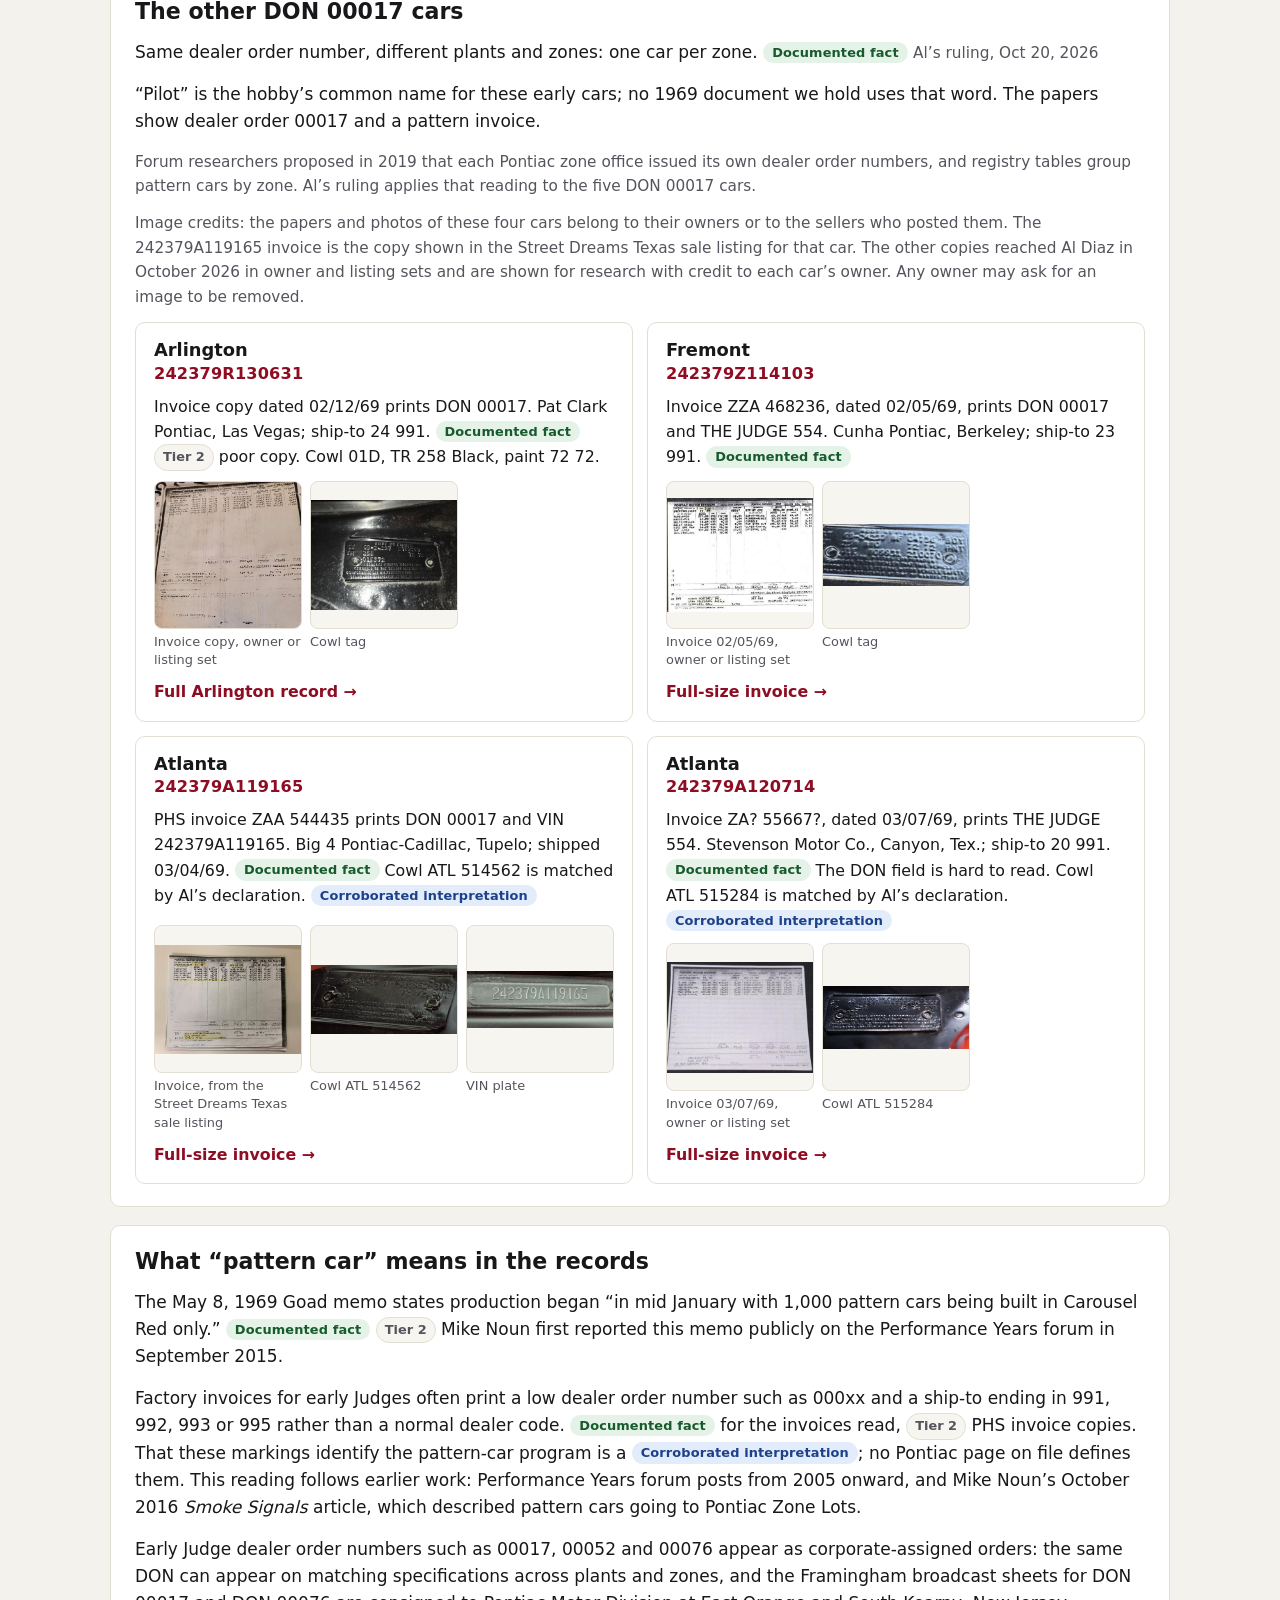
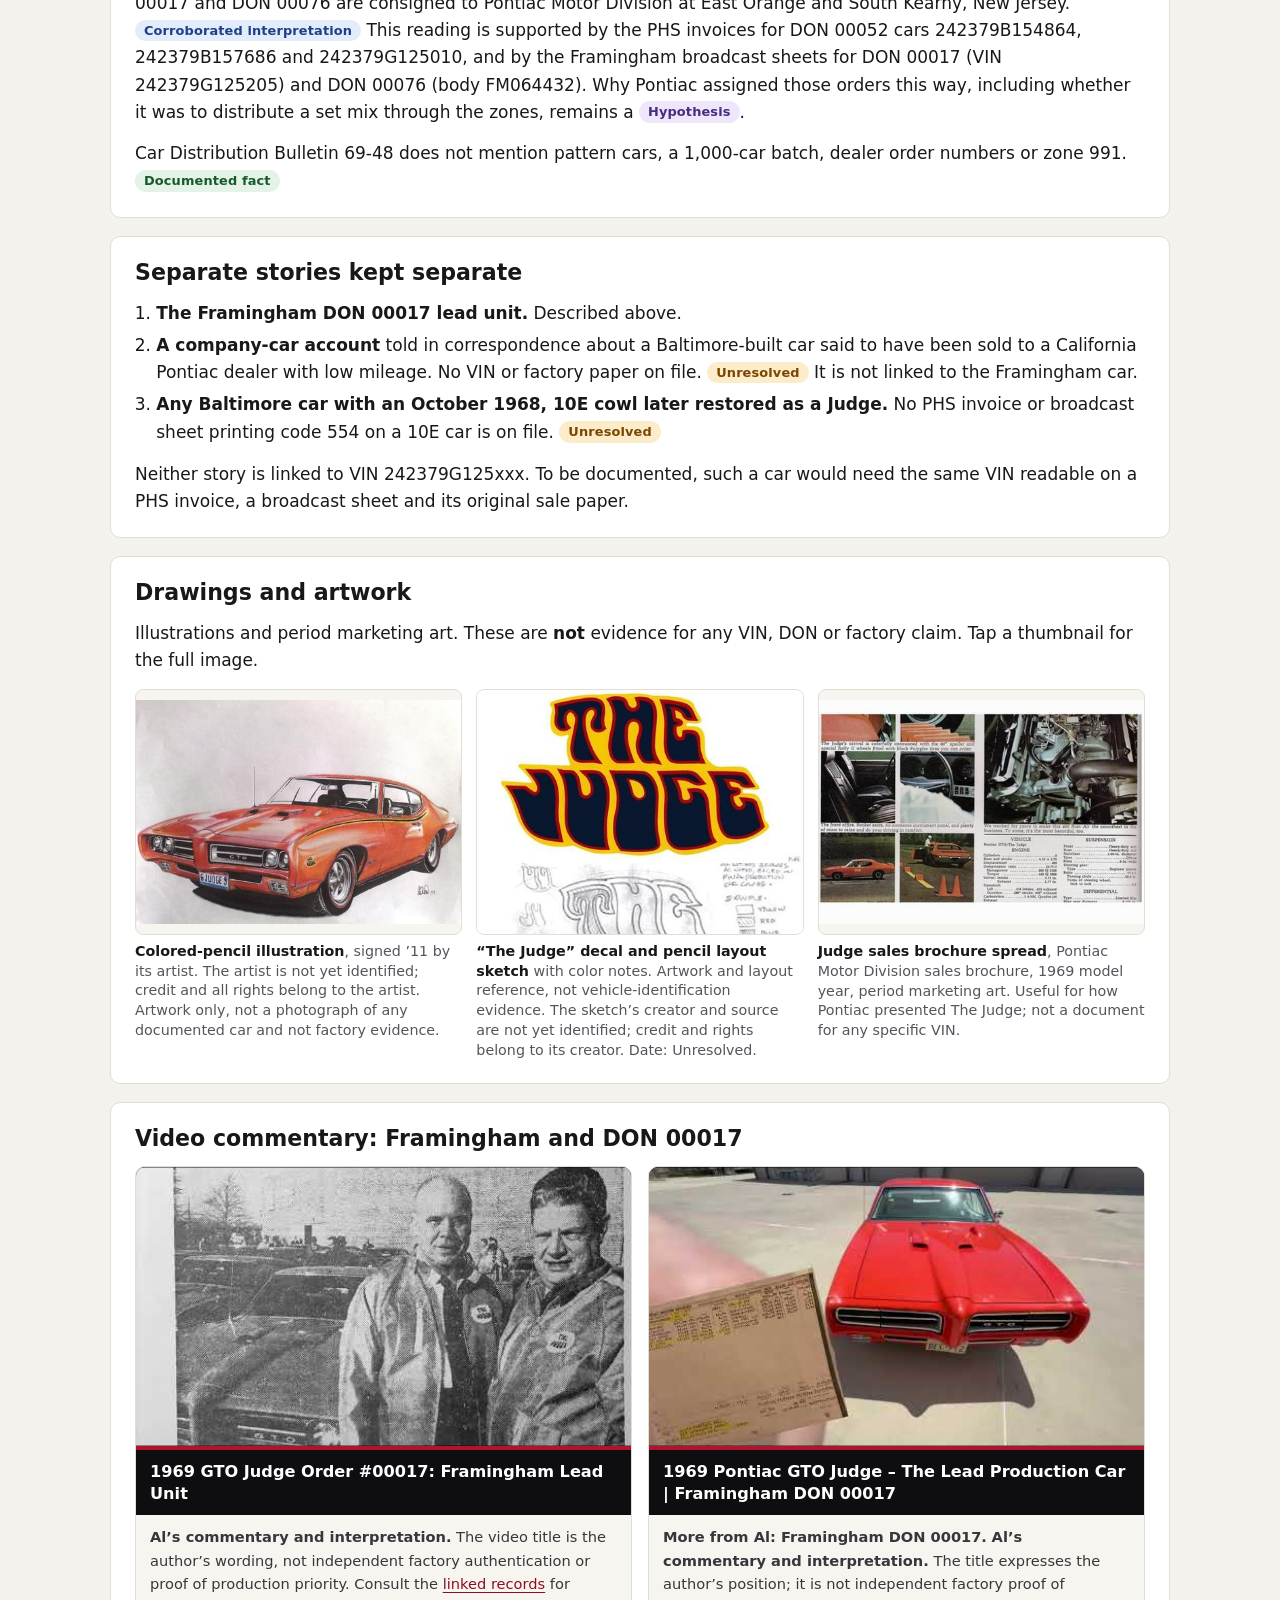
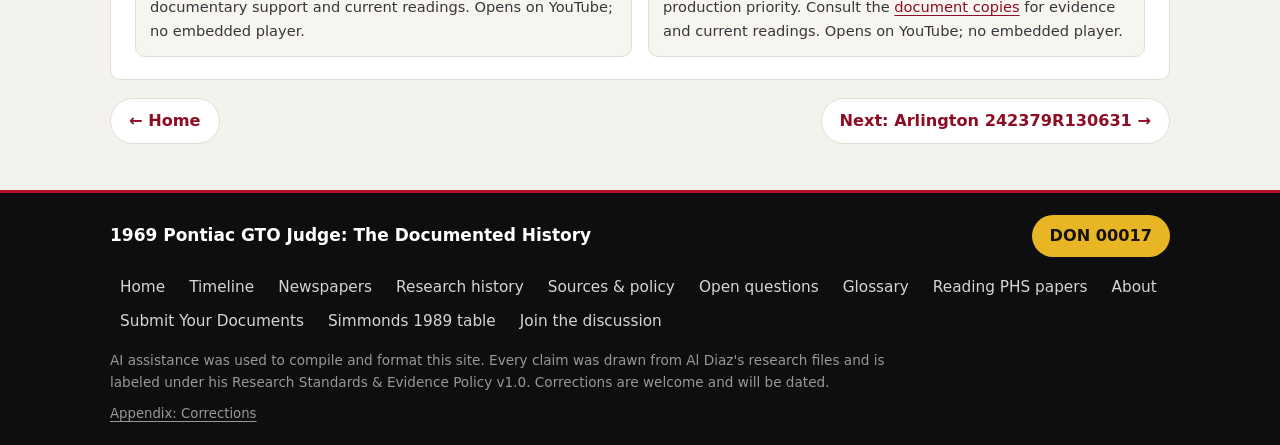
<file: pattern-cars-pilot-batch.html>
<!DOCTYPE html>
<html lang="en"><head><meta charset="utf-8"/>
<meta content="width=device-width,initial-scale=1" name="viewport"/>
<meta charset="utf-8">
<meta name="viewport" content="width=device-width,initial-scale=1">
<title>1969 GTO Judge Pattern Cars &amp; the DON 00017 Cars</title>
<meta name="description" content="What PHS documents show about 1969 GTO Judge pattern cars: Carousel Red, low dealer order numbers, Framingham builds and the DON 00017 cars, one per zone.">
<meta name="keywords" content="1969 Pontiac GTO Judge, GTO Judge history, pre-production Judge, GTO Judge pattern car, 1,000 pattern cars, Carousel Red Judge, option 554 WT1, lead unit, DON 00017, 242379G125 Judge, 242379G125xxx, Framingham Judge lead unit, first Framingham Judge">
<link rel="canonical" href="https://onejudge69.github.io/1969-gto-judge-pattern-research/pattern-cars-pilot-batch.html">
<meta property="og:type" content="article"><meta property="og:title" content="1969 GTO Judge Pattern Cars &amp; the DON 00017 Cars">
<meta property="og:description" content="What PHS documents show about 1969 GTO Judge pattern cars: Carousel Red, low dealer order numbers, Framingham builds and the DON 00017 cars, one per zone."><meta property="og:url" content="https://onejudge69.github.io/1969-gto-judge-pattern-research/pattern-cars-pilot-batch.html">
<meta property="og:site_name" content="1969 Pontiac GTO Judge: The Documented History"><meta property="og:image" content="https://onejudge69.github.io/1969-gto-judge-pattern-research/images/og-card.png?v=3">
<meta property="og:image:secure_url" content="https://onejudge69.github.io/1969-gto-judge-pattern-research/images/og-card.png?v=3"><meta property="og:image:type" content="image/png">
<meta property="og:image:width" content="1200"><meta property="og:image:height" content="630">
<meta property="og:image:alt" content="1969 GTO Judge: The Documented History. From Pontiac&#x27;s own records. Colored-pencil drawing of an orange 1969 GTO Judge, signed ’11 by its artist; artist not yet identified.">
<meta name="twitter:card" content="summary_large_image"><meta name="twitter:title" content="1969 GTO Judge Pattern Cars &amp; the DON 00017 Cars">
<meta name="twitter:description" content="What PHS documents show about 1969 GTO Judge pattern cars: Carousel Red, low dealer order numbers, Framingham builds and the DON 00017 cars, one per zone."><meta name="twitter:image" content="https://onejudge69.github.io/1969-gto-judge-pattern-research/images/og-card.png?v=3"><meta name="twitter:image:alt" content="1969 GTO Judge: The Documented History. From Pontiac&#x27;s own records. Colored-pencil drawing of an orange 1969 GTO Judge, signed ’11 by its artist; artist not yet identified.">
<link rel="apple-touch-icon" sizes="180x180" href="images/apple-touch-icon.png">
<link rel="icon" type="image/png" sizes="32x32" href="images/favicon-32.png"><link rel="icon" href="favicon.ico" sizes="any">
<meta name="theme-color" content="#0b0b0c">
<meta property="article:modified_time" content="2026-11-09">
<script type="application/ld+json">[
 {
  "@context": "https://schema.org",
  "@type": "WebSite",
  "name": "1969 Pontiac GTO Judge: The Documented History",
  "url": "https://onejudge69.github.io/1969-gto-judge-pattern-research/",
  "inLanguage": "en-US",
  "author": {
   "@type": "Person",
   "name": "Al Diaz",
   "url": "https://onejudge69.github.io/1969-gto-judge-pattern-research/about-the-researcher.html",
   "description": "Independent researcher of 1969 Pontiac GTO Judge factory records"
  },
  "publisher": {
   "@type": "Person",
   "name": "Al Diaz",
   "url": "https://onejudge69.github.io/1969-gto-judge-pattern-research/about-the-researcher.html",
   "description": "Independent researcher of 1969 Pontiac GTO Judge factory records"
  }
 },
 {
  "@context": "https://schema.org",
  "@type": "Article",
  "headline": "1969 GTO Judge Pattern Cars and the DON 00017 Cars",
  "name": "1969 GTO Judge Pattern Cars & the DON 00017 Cars",
  "description": "What PHS documents show about 1969 GTO Judge pattern cars: Carousel Red, low dealer order numbers, Framingham builds and the DON 00017 cars, one per zone.",
  "url": "https://onejudge69.github.io/1969-gto-judge-pattern-research/pattern-cars-pilot-batch.html",
  "author": {
   "@type": "Person",
   "name": "Al Diaz",
   "url": "https://onejudge69.github.io/1969-gto-judge-pattern-research/about-the-researcher.html",
   "description": "Independent researcher of 1969 Pontiac GTO Judge factory records"
  },
  "datePublished": "2026-10-20",
  "dateModified": "2026-11-09",
  "inLanguage": "en-US",
  "keywords": "1969 Pontiac GTO Judge, GTO Judge history, pre-production Judge, GTO Judge pattern car, 1,000 pattern cars, Carousel Red Judge, option 554 WT1, lead unit, DON 00017, 242379G125 Judge, 242379G125xxx, Framingham Judge lead unit, first Framingham Judge",
  "about": {
   "@type": "Car",
   "name": "1969 Pontiac GTO Judge",
   "manufacturer": "Pontiac Motor Division",
   "modelDate": "1969"
  }
 },
 {
  "@context": "https://schema.org",
  "@type": "BreadcrumbList",
  "itemListElement": [
   {
    "@type": "ListItem",
    "position": 1,
    "name": "Home",
    "item": "https://onejudge69.github.io/1969-gto-judge-pattern-research/"
   },
   {
    "@type": "ListItem",
    "position": 2,
    "name": "DON 00017",
    "item": "https://onejudge69.github.io/1969-gto-judge-pattern-research/pattern-cars-pilot-batch.html"
   }
  ]
 }
]</script>

<link rel="stylesheet" href="site.css?v=20261109j">
</head>
<body>
<header class="site-head"><div class="head-in">
<input type="checkbox" id="menu-check" class="menu-check" aria-label="Show or hide the menu">
<a class="brand" href="index.html"><span class="b1">1969 Pontiac GTO Judge</span><span class="b2">The Documented History</span></a>
<a class="don-cta" aria-current="page" href="pattern-cars-pilot-batch.html">DON 00017</a>
<label class="menu-btn" for="menu-check">Menu</label>
<nav class="site-nav" aria-label="Main"><a href="index.html">Home</a><a href="judge-timeline-1968-1969.html">Timeline</a><a href="newspapers-rollout.html">Newspapers</a><a href="research-history.html">Research history</a><a href="sources-evidence-policy.html">Sources &amp; policy</a><a href="open-questions.html">Open questions</a><a href="glossary.html">Glossary</a><a href="how-to-read-phs-papers.html">Reading PHS papers</a><a href="about-the-researcher.html">About</a><a href="submit-your-documents.html">Submit Your Documents</a></nav>
</div></header>
<div class="page-title"><div class="in"><p class="upd">Last updated: November 15, 2026</p><h1>The DON 00017 Cars and the 1969 Judge Pattern Cars</h1></div></div>
<main class="wrap">
<section class="sec feature" id="g125205">
<p class="kicker">Featured: Al’s car and why this site exists</p>
<h2>Framingham Judge VIN <span class="vin">242379G125205</span></h2>
<p>Al’s car and the reason for this site. It has the earliest invoice date, 01/30/69, and the earliest cowl week, 01B, among the five DON 00017 cars on file. Al’s ruling of Oct 20, 2026 makes it the first Framingham Judge, for Framingham only. <span class="lab fact">Documented fact</span> A nationwide “first” is not claimed. <span class="lab hyp">Hypothesis</span></p>
<dl class="facts">
<div><dt>VIN and plant</dt><dd>242379G125205, Framingham, plant G</dd></div>
<div><dt>DON</dt><dd>00017 <span class="lab fact">Documented fact</span></dd></div>
<div><dt>Cowl</dt><dd>FM 56607, 01B, TR 257 Parchment, paint 72 72 Carousel Red <span class="lab fact">Documented fact</span></dd></div>
<div><dt>PHS invoice</dt><dd>ZGA 453185, shipped 01/30/69, zone 29 991, Allen Pontiac, Belleville, N.J. <span class="lab fact">Documented fact</span></dd></div>
<div><dt>Transmission</dt><dd>TURB/HYDR, code 351 <span class="lab fact">Documented fact</span></dd></div>
<div><dt>Engine</dt><dd>YZ <span class="lab fact">Documented fact</span></dd></div>
</dl>
<span class="sub" id="lead-declaration">Al’s Lead Production Car Declaration, July 2026</span>
<p>In July 2026 Al named 242379G125205 as his lead DON 00017 car. “Earliest” and “lead” are his <span class="lab hyp">Hypothesis</span>. The figures below match the papers on file.</p>
<ol class="decl" aria-label="The five DON 00017 cars at a glance"><li class="lead"><span class="n">1</span><span class="plant">Framingham, plant G</span><span class="vin">242379G125205</span><span class="meta">cowl 01B, invoice ZGA 453185, FM 56607</span></li><li><span class="n">2</span><span class="plant">Arlington, plant R</span><span class="vin">242379R130631</span><span class="meta">cowl 01D, invoice ZRA 48845?</span></li><li><span class="n">3</span><span class="plant">Fremont, plant Z</span><span class="vin">242379Z114103</span><span class="meta">cowl 01E, invoice ZZA 468236</span></li><li><span class="n">4</span><span class="plant">Atlanta, plant A</span><span class="vin">242379A119165</span><span class="meta">cowl 02A, invoice ZAA 544435</span></li><li><span class="n">5</span><span class="plant">Atlanta, plant A</span><span class="vin">242379A120714</span><span class="meta">cowl 02C, invoice ZA? 55667?</span></li></ol>
<details class="decl-more"><summary>Full declaration table</summary><div class="tw"><table><tbody>
<tr class="hd"><th>#</th><th>Plant</th><th>VIN</th><th>DON</th><th>Cowl date</th><th>Invoice no.</th><th>Allocation</th><th>Trans</th><th>Interior</th><th>Key references</th></tr>
<tr><td>1, lead</td><td>Framingham, G</td><td>242379G125205</td><td>00017</td><td>01B</td><td>ZGA 453185</td><td>29-991</td><td>TH400, TURB/HYDR</td><td>Parchment, TR 257, cowl FM 56607</td><td>PHS invoice, cowl tag and broadcast sheet. <span class="lab hyp">Hypothesis</span> as lead and earliest</td></tr>
<tr><td>2</td><td>Arlington, R</td><td>242379R130631</td><td>00017</td><td>01D</td><td>ZRA 48845?</td><td>24-991</td><td>4 SPD</td><td>Black, TR 258</td><td>PHS invoice and cowl tag</td></tr>
<tr><td>3</td><td>Fremont, Z</td><td>242379Z114103</td><td>00017</td><td>01E</td><td>ZZA 468236</td><td>23-991</td><td>TH400</td><td>Parchment, TR 257</td><td>PHS invoice and cowl tag</td></tr>
<tr><td>4</td><td>Atlanta, A</td><td>242379A119165</td><td>00017</td><td>02A</td><td>ZAA 544435</td><td>19-993</td><td>TH400</td><td>Parchment, TR 257</td><td>PHS invoice and cowl tag</td></tr>
<tr><td>5</td><td>Atlanta, A</td><td>242379A120714</td><td>00017</td><td>02C</td><td>ZA? 55667?</td><td>20-991</td><td>4 SPD</td><td>Parchment, TR 257</td><td>PHS invoice and cowl tag</td></tr>
</tbody></table></div></details>
<p class="pdf"><a href="docs/al-diaz-lead-production-car-declaration.pdf" download>Download Al’s Lead Production Car Declaration PDF</a></p>
<span class="sub">Documents for this car</span>
<div class="docs c3">
<figure><a class="ph" href="images/don00017-g125205-phs-invoice.jpg" target="_blank" rel="noopener" aria-label="Open full-size image: PHS invoice ZGA 453185 for VIN 242379G125205, DON 00017, Allen Pontiac Belleville NJ"><img src="images/don00017-g125205-phs-invoice-hero.jpg" width="560" height="449" alt="PHS invoice ZGA 453185 for VIN 242379G125205, DON 00017, Allen Pontiac Belleville NJ" loading="eager" decoding="async" fetchpriority="high"></a><figcaption><b>PHS invoice ZGA 453185, 01/30/69.</b> DON 00017, ship-to 29 991, Allen Pontiac. <span class="lab fact">Documented fact</span></figcaption></figure>
<figure><a class="ph" href="images/don00017-g125205-cowl-fm56607.jpg" target="_blank" rel="noopener" aria-label="Open full-size image: Cowl tag FM 56607: TR 257, paint 72 72, date 01B"><img src="images/don00017-g125205-cowl-fm56607-hero.jpg" width="560" height="358" alt="Cowl tag FM 56607: TR 257, paint 72 72, date 01B" loading="eager" decoding="async" fetchpriority="high"></a><figcaption><b>Cowl tag FM 56607.</b> TR 257 Parchment, paint 72 72, 01B. <span class="lab fact">Documented fact</span></figcaption></figure>
<figure><a class="ph" href="images/don00017-g125205-broadcast.jpg" target="_blank" rel="noopener" aria-label="Open full-size image: Broadcast sheet order number 000017 for Framingham Judge 242379G125205"><img src="images/don00017-g125205-broadcast-hero.jpg" width="560" height="433" alt="Broadcast sheet order number 000017 for Framingham Judge 242379G125205" loading="eager" decoding="async" fetchpriority="high"></a><figcaption><b>Broadcast sheet.</b> Order number 000017, matching DON 00017. <span class="lab fact">Documented fact</span></figcaption></figure>
</div></section><section class="sec" id="don-00017-cars"><h2>The other DON 00017 cars</h2>
<p>Same dealer order number, different plants and zones: one car per zone. <span class="lab fact">Documented fact</span> <span class="muted small">Al’s ruling, Oct 20, 2026</span></p>
<p>“Pilot” is the hobby’s common name for these early cars; no 1969 document we hold uses that word. The papers show dealer order 00017 and a pattern invoice.</p>
<p class="small muted">Forum researchers proposed in 2019 that each Pontiac zone office issued its own dealer order numbers, and registry tables group pattern cars by zone. Al’s ruling applies that reading to the five DON 00017 cars.</p>
<p class="small muted">Image credits: the papers and photos of these four cars belong to their owners or to the sellers who posted them. The 242379A119165 invoice is the copy shown in the Street Dreams Texas sale listing for that car. The other copies reached Al Diaz in October 2026 in owner and listing sets and are shown for research with credit to each car’s owner. Any owner may ask for an image to be removed.</p>
<div class="cars">
<article class="car" id="r130631"><h3>Arlington <span class="vin">242379R130631</span></h3>
<p>Invoice copy dated 02/12/69 prints DON 00017. Pat Clark Pontiac, Las Vegas; ship-to 24 991. <span class="lab fact">Documented fact</span> <span class="tier">Tier 2</span> poor copy. Cowl 01D, TR 258 Black, paint 72 72.</p>
<div class="mini"><figure><a class="ph" href="images/don00017-r130631-phs-invoice.jpg" target="_blank" rel="noopener" aria-label="Open full-size image: PHS invoice copy for 242379R130631"><img src="images/don00017-r130631-phs-invoice-thumb.jpg" width="420" height="491" alt="PHS invoice copy for 242379R130631" loading="lazy" decoding="async"></a><figcaption>Invoice copy, owner or listing set</figcaption></figure><figure><a class="ph" href="images/don00017-r130631-cowl-tag.jpg" target="_blank" rel="noopener" aria-label="Open full-size image: Arlington cowl tag 01D"><img src="images/don00017-r130631-cowl-tag-thumb.jpg" width="420" height="315" alt="Arlington cowl tag 01D" loading="lazy" decoding="async"></a><figcaption>Cowl tag</figcaption></figure></div>
<p class="go"><a class="more" href="arlington-judge-r130631.html">Full Arlington record &rarr;</a></p></article>
<article class="car" id="z114103"><h3>Fremont <span class="vin">242379Z114103</span></h3>
<p>Invoice ZZA 468236, dated 02/05/69, prints DON 00017 and THE JUDGE 554. Cunha Pontiac, Berkeley; ship-to 23 991. <span class="lab fact">Documented fact</span></p>
<div class="mini"><figure><a class="ph" href="images/don00017-z114103-phs-invoice.jpg" target="_blank" rel="noopener" aria-label="Open full-size image: PHS invoice ZZA 468236 for 242379Z114103"><img src="images/don00017-z114103-phs-invoice-thumb.jpg" width="420" height="328" alt="PHS invoice ZZA 468236 for 242379Z114103" loading="lazy" decoding="async"></a><figcaption>Invoice 02/05/69, owner or listing set</figcaption></figure><figure><a class="ph" href="images/don00017-z114103-cowl-tag.jpg" target="_blank" rel="noopener" aria-label="Open full-size image: Cowl tag for Fremont DON 00017 car"><img src="images/don00017-z114103-cowl-tag-thumb.jpg" width="420" height="176" alt="Cowl tag for Fremont DON 00017 car" loading="lazy" decoding="async"></a><figcaption>Cowl tag</figcaption></figure></div>
<p class="go"><a class="more" href="images/don00017-z114103-phs-invoice.jpg" target="_blank" rel="noopener">Full-size invoice &rarr;</a></p></article>
<article class="car" id="a119165"><h3>Atlanta <span class="vin">242379A119165</span></h3>
<p>PHS invoice ZAA 544435 prints DON 00017 and VIN 242379A119165. Big 4 Pontiac-Cadillac, Tupelo; shipped 03/04/69. <span class="lab fact">Documented fact</span> Cowl ATL 514562 is matched by Al’s declaration. <span class="lab interp">Corroborated interpretation</span></p>
<div class="mini"><figure><a class="ph" href="images/don00017-a119165-phs-invoice.jpg" target="_blank" rel="noopener" aria-label="Open full-size image: PHS invoice for 242379A119165"><img src="images/don00017-a119165-phs-invoice-thumb.jpg" width="420" height="315" alt="PHS invoice for 242379A119165" loading="lazy" decoding="async"></a><figcaption>Invoice, from the Street Dreams Texas sale listing</figcaption></figure><figure><a class="ph" href="images/don00017-a119165-cowl-atl514562.jpg" target="_blank" rel="noopener" aria-label="Open full-size image: Cowl tag ATL 514562"><img src="images/don00017-a119165-cowl-atl514562-thumb.jpg" width="420" height="200" alt="Cowl tag ATL 514562" loading="lazy" decoding="async"></a><figcaption>Cowl ATL 514562</figcaption></figure><figure><a class="ph" href="images/don00017-a119165-vin-plate.jpg" target="_blank" rel="noopener" aria-label="Open full-size image: Dash VIN plate 242379A119165"><img src="images/don00017-a119165-vin-plate-thumb.jpg" width="420" height="165" alt="Dash VIN plate 242379A119165" loading="lazy" decoding="async"></a><figcaption>VIN plate</figcaption></figure></div>
<p class="go"><a class="more" href="images/don00017-a119165-phs-invoice.jpg" target="_blank" rel="noopener">Full-size invoice &rarr;</a></p></article>
<article class="car" id="a120714"><h3>Atlanta <span class="vin">242379A120714</span></h3>
<p>Invoice ZA? 55667?, dated 03/07/69, prints THE JUDGE 554. Stevenson Motor Co., Canyon, Tex.; ship-to 20 991. <span class="lab fact">Documented fact</span> The DON field is hard to read. Cowl ATL 515284 is matched by Al’s declaration. <span class="lab interp">Corroborated interpretation</span></p>
<div class="mini"><figure><a class="ph" href="images/don00017-a120714-phs-invoice.jpg" target="_blank" rel="noopener" aria-label="Open full-size image: PHS invoice ZA? 55667? for 242379A120714"><img src="images/don00017-a120714-phs-invoice-thumb.jpg" width="420" height="321" alt="PHS invoice ZA? 55667? for 242379A120714" loading="lazy" decoding="async"></a><figcaption>Invoice 03/07/69, owner or listing set</figcaption></figure><figure><a class="ph" href="images/don00017-a120714-cowl-atl513284.jpg" target="_blank" rel="noopener" aria-label="Open full-size image: Cowl tag ATL 515284"><img src="images/don00017-a120714-cowl-atl513284-thumb.jpg" width="420" height="181" alt="Cowl tag ATL 515284" loading="lazy" decoding="async"></a><figcaption>Cowl ATL 515284</figcaption></figure></div>
<p class="go"><a class="more" href="images/don00017-a120714-phs-invoice.jpg" target="_blank" rel="noopener">Full-size invoice &rarr;</a></p></article>
</div></section><section class="sec" id="pattern-car-meaning"><h2>What “pattern car” means in the records</h2>
<p>The May 8, 1969 Goad memo states production began “in mid January with 1,000 pattern cars being built in Carousel Red only.” <span class="lab fact">Documented fact</span> <span class="tier">Tier 2</span> Mike Noun first reported this memo publicly on the Performance Years forum in September 2015.</p>
<p>Factory invoices for early Judges often print a low dealer order number such as 000xx and a ship-to ending in 991, 992, 993 or 995 rather than a normal dealer code. <span class="lab fact">Documented fact</span> for the invoices read, <span class="tier">Tier 2</span> PHS invoice copies. That these markings identify the pattern-car program is a <span class="lab interp">Corroborated interpretation</span>; no Pontiac page on file defines them. This reading follows earlier work: Performance Years forum posts from 2005 onward, and Mike Noun’s October 2016 <i>Smoke Signals</i> article, which described pattern cars going to Pontiac Zone Lots.</p>
<p>Early Judge dealer order numbers such as 00017, 00052 and 00076 appear as corporate-assigned orders: the same DON can appear on matching specifications across plants and zones, and the Framingham broadcast sheets for DON 00017 and DON 00076 are consigned to Pontiac Motor Division at East Orange and South Kearny, New Jersey. <span class="lab interp">Corroborated interpretation</span> This reading is supported by the PHS invoices for DON 00052 cars 242379B154864, 242379B157686 and 242379G125010, and by the Framingham broadcast sheets for DON 00017 (VIN 242379G125205) and DON 00076 (body FM064432). Why Pontiac assigned those orders this way, including whether it was to distribute a set mix through the zones, remains a <span class="lab hyp">Hypothesis</span>.</p>
<p>Car Distribution Bulletin 69-48 does not mention pattern cars, a 1,000-car batch, dealer order numbers or zone 991. <span class="lab fact">Documented fact</span></p></section>
<section class="sec" id="separate-stories"><h2>Separate stories kept separate</h2>
<ol><li><b>The Framingham DON 00017 lead unit.</b> Described above.</li>
<li><b>A company-car account</b> told in correspondence about a Baltimore-built car said to have been sold to a California Pontiac dealer with low mileage. No VIN or factory paper on file. <span class="lab unres">Unresolved</span> It is not linked to the Framingham car.</li>
<li><b>Any Baltimore car with an October 1968, 10E cowl later restored as a Judge.</b> No PHS invoice or broadcast sheet printing code 554 on a 10E car is on file. <span class="lab unres">Unresolved</span></li></ol>
<p>Neither story is linked to VIN 242379G125xxx. To be documented, such a car would need the same VIN readable on a PHS invoice, a broadcast sheet and its original sale paper.</p></section><section class="sec" id="drawings-artwork"><h2>Drawings and artwork</h2>
<p>Illustrations and period marketing art. These are <b>not</b> evidence for any VIN, DON or factory claim. Tap a thumbnail for the full image.</p>
<div class="docs c3"><figure><a class="ph" href="images/artwork-judge-illustration-2011.jpg" target="_blank" rel="noopener" aria-label="Open full-size image: Colored-pencil drawing of a 1969 Pontiac GTO Judge hardtop in orange-red with Judge stripes"><img src="images/artwork-judge-illustration-2011-thumb.jpg" width="480" height="330" alt="Colored-pencil drawing of a 1969 Pontiac GTO Judge hardtop in orange-red with Judge stripes" loading="lazy" decoding="async"></a><figcaption><b>Colored-pencil illustration</b>, signed ’11 by its artist. The artist is not yet identified; credit and all rights belong to the artist. Artwork only, not a photograph of any documented car and not factory evidence.</figcaption></figure><figure><a class="ph" href="images/artwork-judge-decal-and-sketch.jpg" target="_blank" rel="noopener" aria-label="Open full-size image: The Judge decal artwork beside a pencil layout sketch with yellow red and blue color notes"><img src="images/artwork-judge-decal-and-sketch-thumb.jpg" width="480" height="509" alt="The Judge decal artwork beside a pencil layout sketch with yellow red and blue color notes" loading="lazy" decoding="async"></a><figcaption><b>“The Judge” decal and pencil layout sketch</b> with color notes. Artwork and layout reference, not vehicle-identification evidence. The sketch’s creator and source are not yet identified; credit and rights belong to its creator. Date: Unresolved.</figcaption></figure><figure><a class="ph" href="images/artwork-judge-brochure-spread.jpg" target="_blank" rel="noopener" aria-label="Open full-size image: 1969 The Judge sales brochure spread showing the car and copy"><img src="images/artwork-judge-brochure-spread-thumb.jpg" width="480" height="330" alt="1969 The Judge sales brochure spread showing the car and copy" loading="lazy" decoding="async"></a><figcaption><b>Judge sales brochure spread</b>, Pontiac Motor Division sales brochure, 1969 model year, period marketing art. Useful for how Pontiac presented The Judge; not a document for any specific VIN.</figcaption></figure></div></section><section class="sec" id="video-commentary"><h2>Video commentary: Framingham and DON 00017</h2>
<div class="vids"><div class="vid"><a href="https://www.youtube.com/watch?v=UOIibb6O1bE" target="_blank" rel="noopener"><img src="images/yt-UOIibb6O1bE.jpg" width="480" height="360" alt="YouTube thumbnail for Al Diaz’s video: 1969 GTO Judge Order #00017: Framingham Lead Unit" loading="lazy" decoding="async"><span class="t">1969 GTO Judge Order #00017: Framingham Lead Unit</span></a><p><b>Al’s commentary and interpretation.</b> The video title is the author’s wording, not independent factory authentication or proof of production priority. Consult the <a href="judge-timeline-1968-1969.html">linked records</a> for documentary support and current readings. Opens on YouTube; no embedded player.</p></div>
<div class="vid"><a href="https://www.youtube.com/watch?v=YxJLReIkYoM" target="_blank" rel="noopener"><img src="images/yt-YxJLReIkYoM.jpg" width="480" height="360" alt="YouTube thumbnail for Al Diaz’s video: 1969 Pontiac GTO Judge – The Lead Production Car | Framingham DON 00017" loading="lazy" decoding="async"><span class="t">1969 Pontiac GTO Judge – The Lead Production Car | Framingham DON 00017</span></a><p><b>More from Al: Framingham DON 00017.</b> <b>Al’s commentary and interpretation.</b> The title expresses the author’s position; it is not independent factory proof of production priority. Consult the <a href="judge-timeline-1968-1969.html">document copies</a> for evidence and current readings. Opens on YouTube; no embedded player.</p></div></div></section>
<nav class="pager" aria-label="Continue reading"><a href="index.html">&larr; Home</a><a href="arlington-judge-r130631.html">Next: Arlington 242379R130631 &rarr;</a></nav>
</main>
<footer class="site-foot"><div class="foot-in">
<div class="foot-top"><strong>1969 Pontiac GTO Judge: The Documented History</strong><a class="don-cta" href="pattern-cars-pilot-batch.html">DON 00017</a></div>
<nav class="foot-nav" aria-label="Footer"><a href="index.html">Home</a><a href="judge-timeline-1968-1969.html">Timeline</a><a href="newspapers-rollout.html">Newspapers</a><a href="research-history.html">Research history</a><a href="sources-evidence-policy.html">Sources &amp; policy</a><a href="open-questions.html">Open questions</a><a href="glossary.html">Glossary</a><a href="how-to-read-phs-papers.html">Reading PHS papers</a><a href="about-the-researcher.html">About</a><a href="submit-your-documents.html">Submit Your Documents</a><a href="sources-evidence-policy.html#simmonds-1989-table">Simmonds 1989 table</a><a href="https://www.facebook.com/groups/3237784739765263/" target="_blank" rel="noopener">Join the discussion</a></nav>
<p class="foot-note">AI assistance was used to compile and format this site. Every claim was drawn from Al Diaz's research files and is labeled under his Research Standards &amp; Evidence Policy v1.0. Corrections are welcome and will be dated.</p>
<p class="foot-appx"><a href="corrections-log.html">Appendix: Corrections</a></p>
<p class="foot-visits" id="visit-count" hidden>Visitors: <span></span></p>
</div></footer>
<script src="visit-count.js" defer></script>
</body></html>
</file>
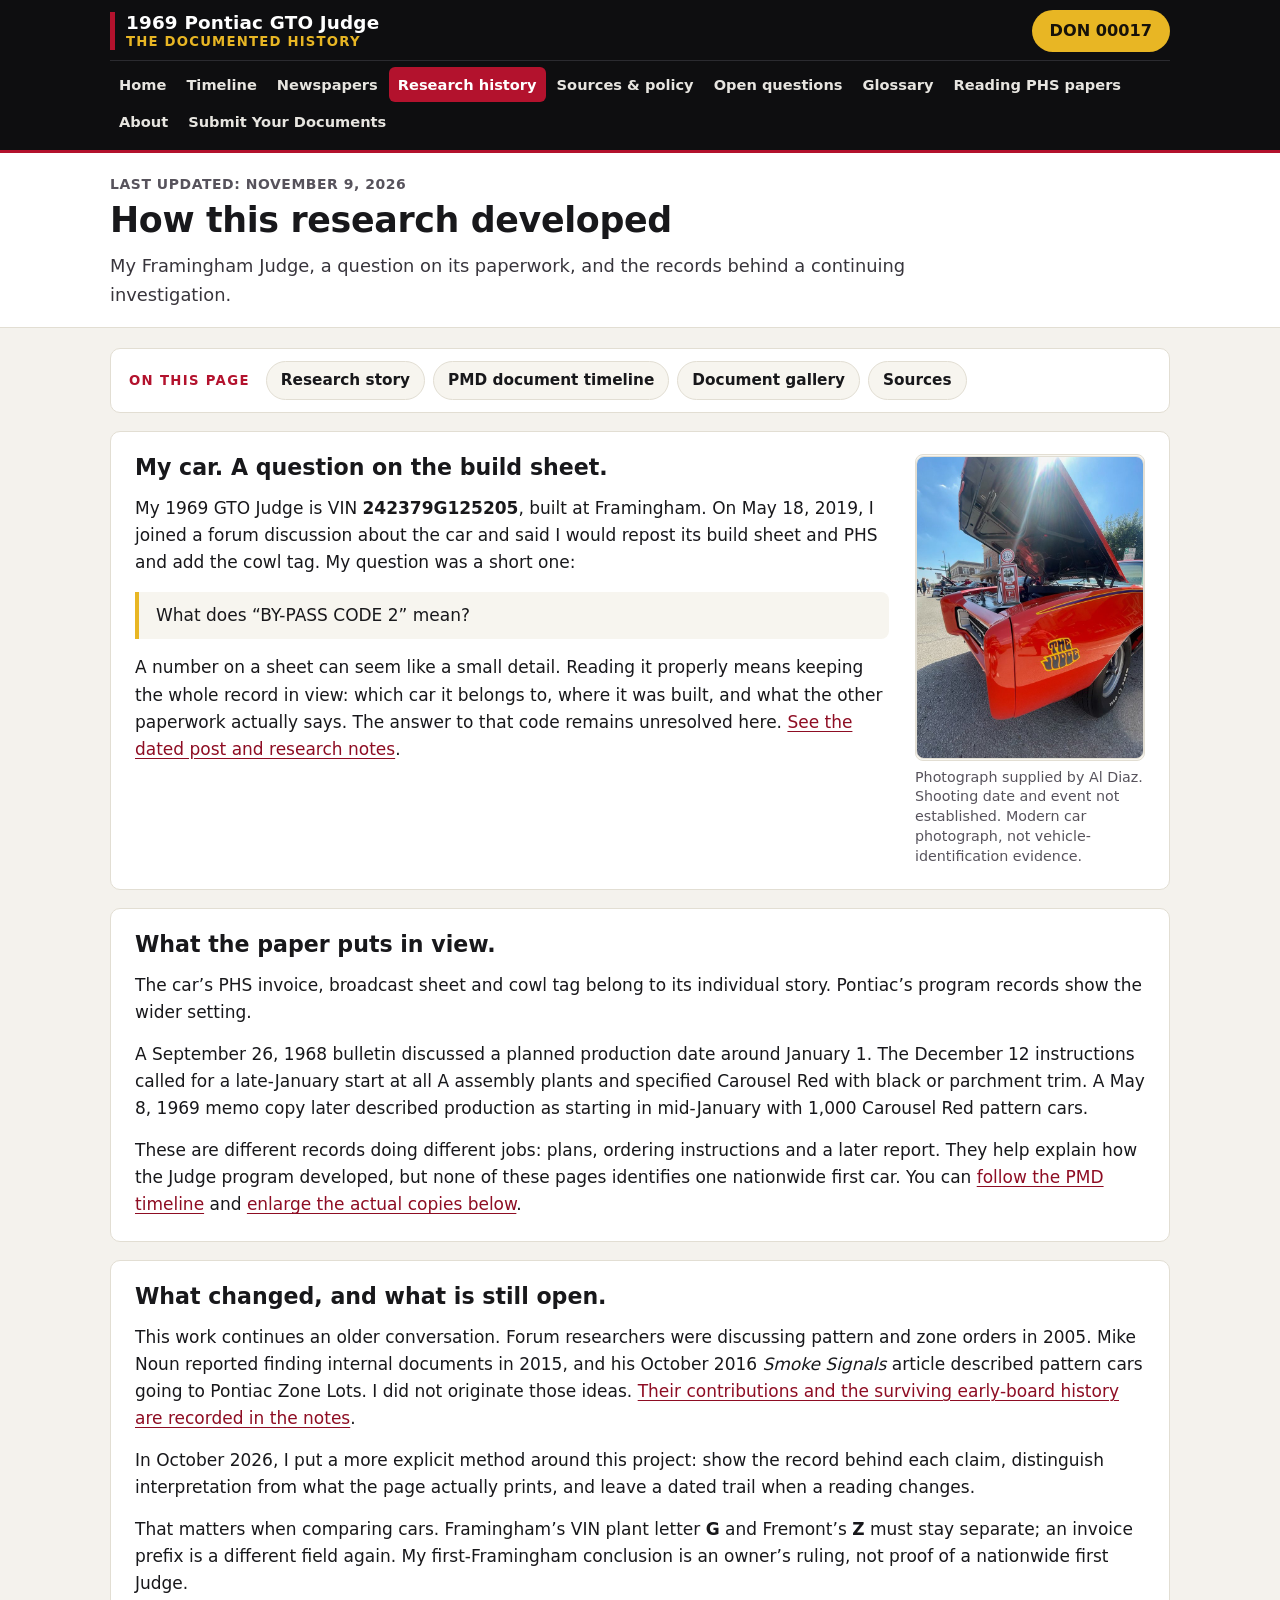
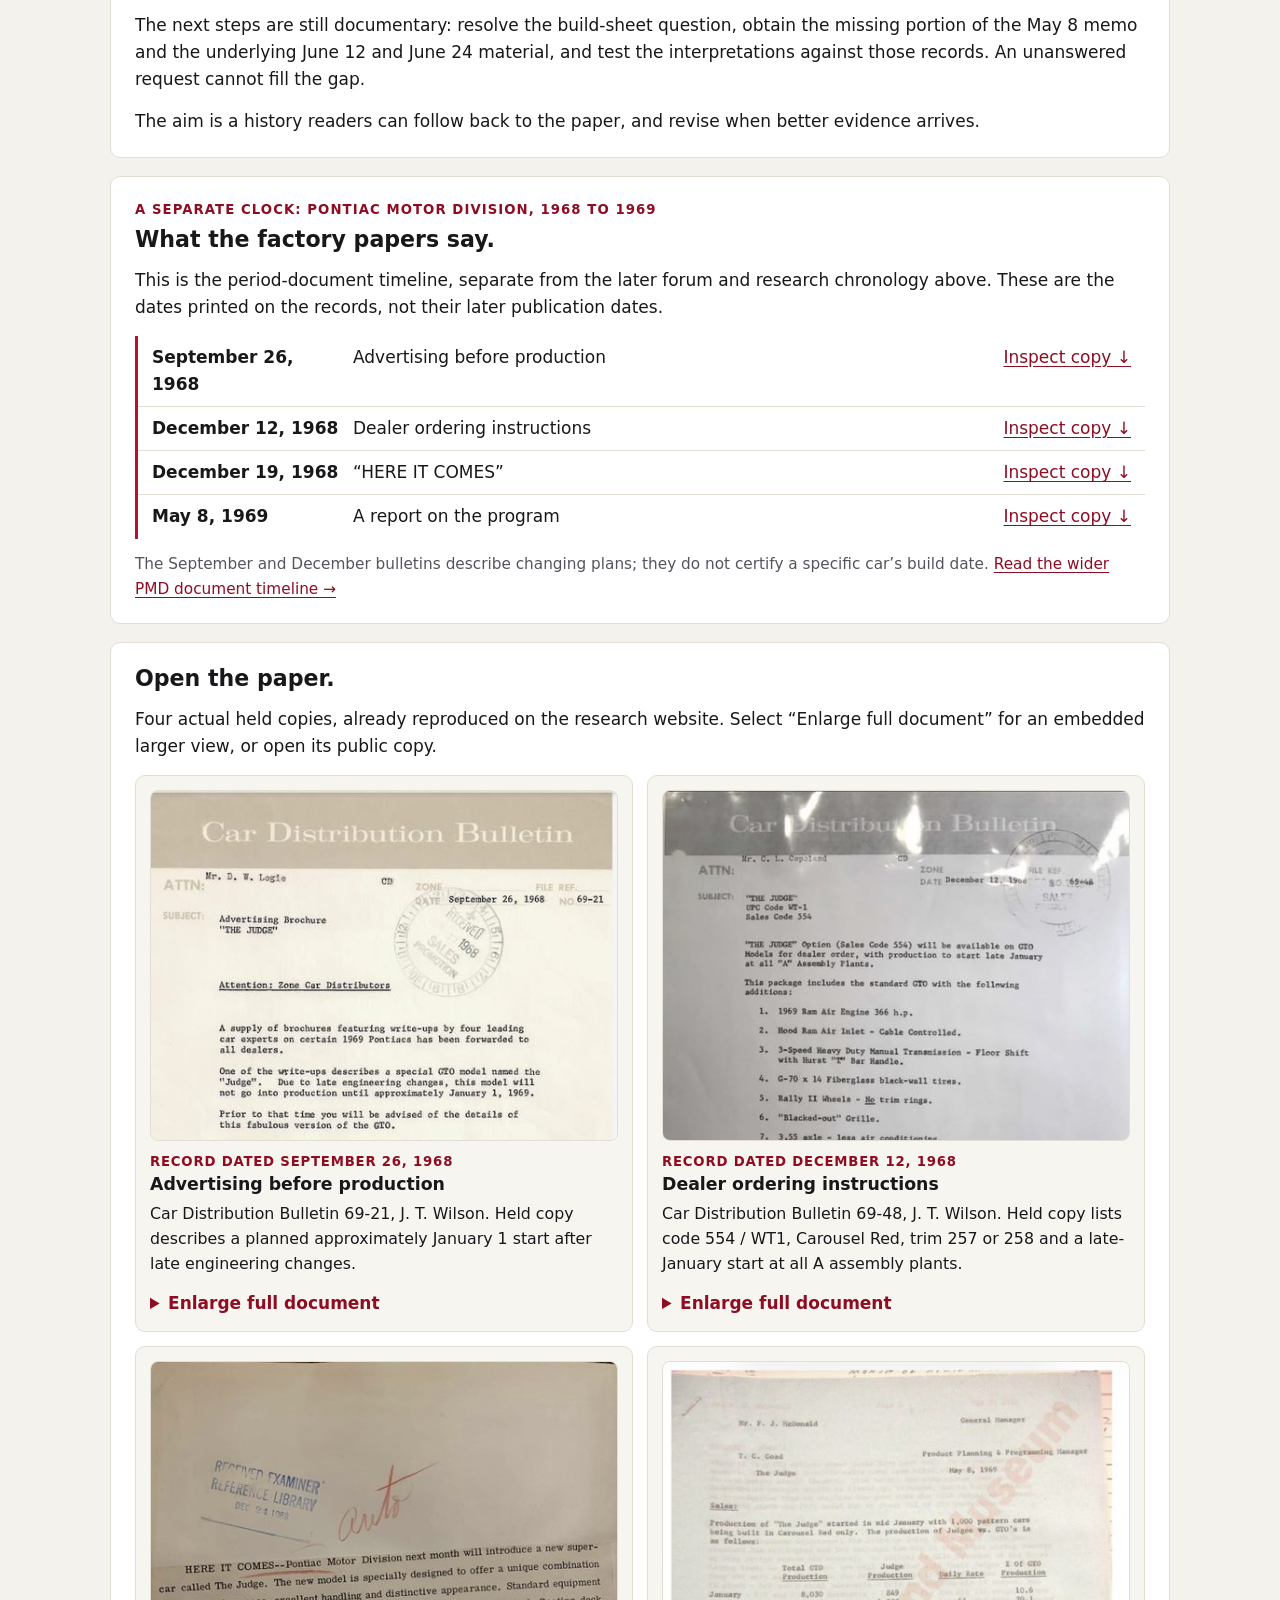
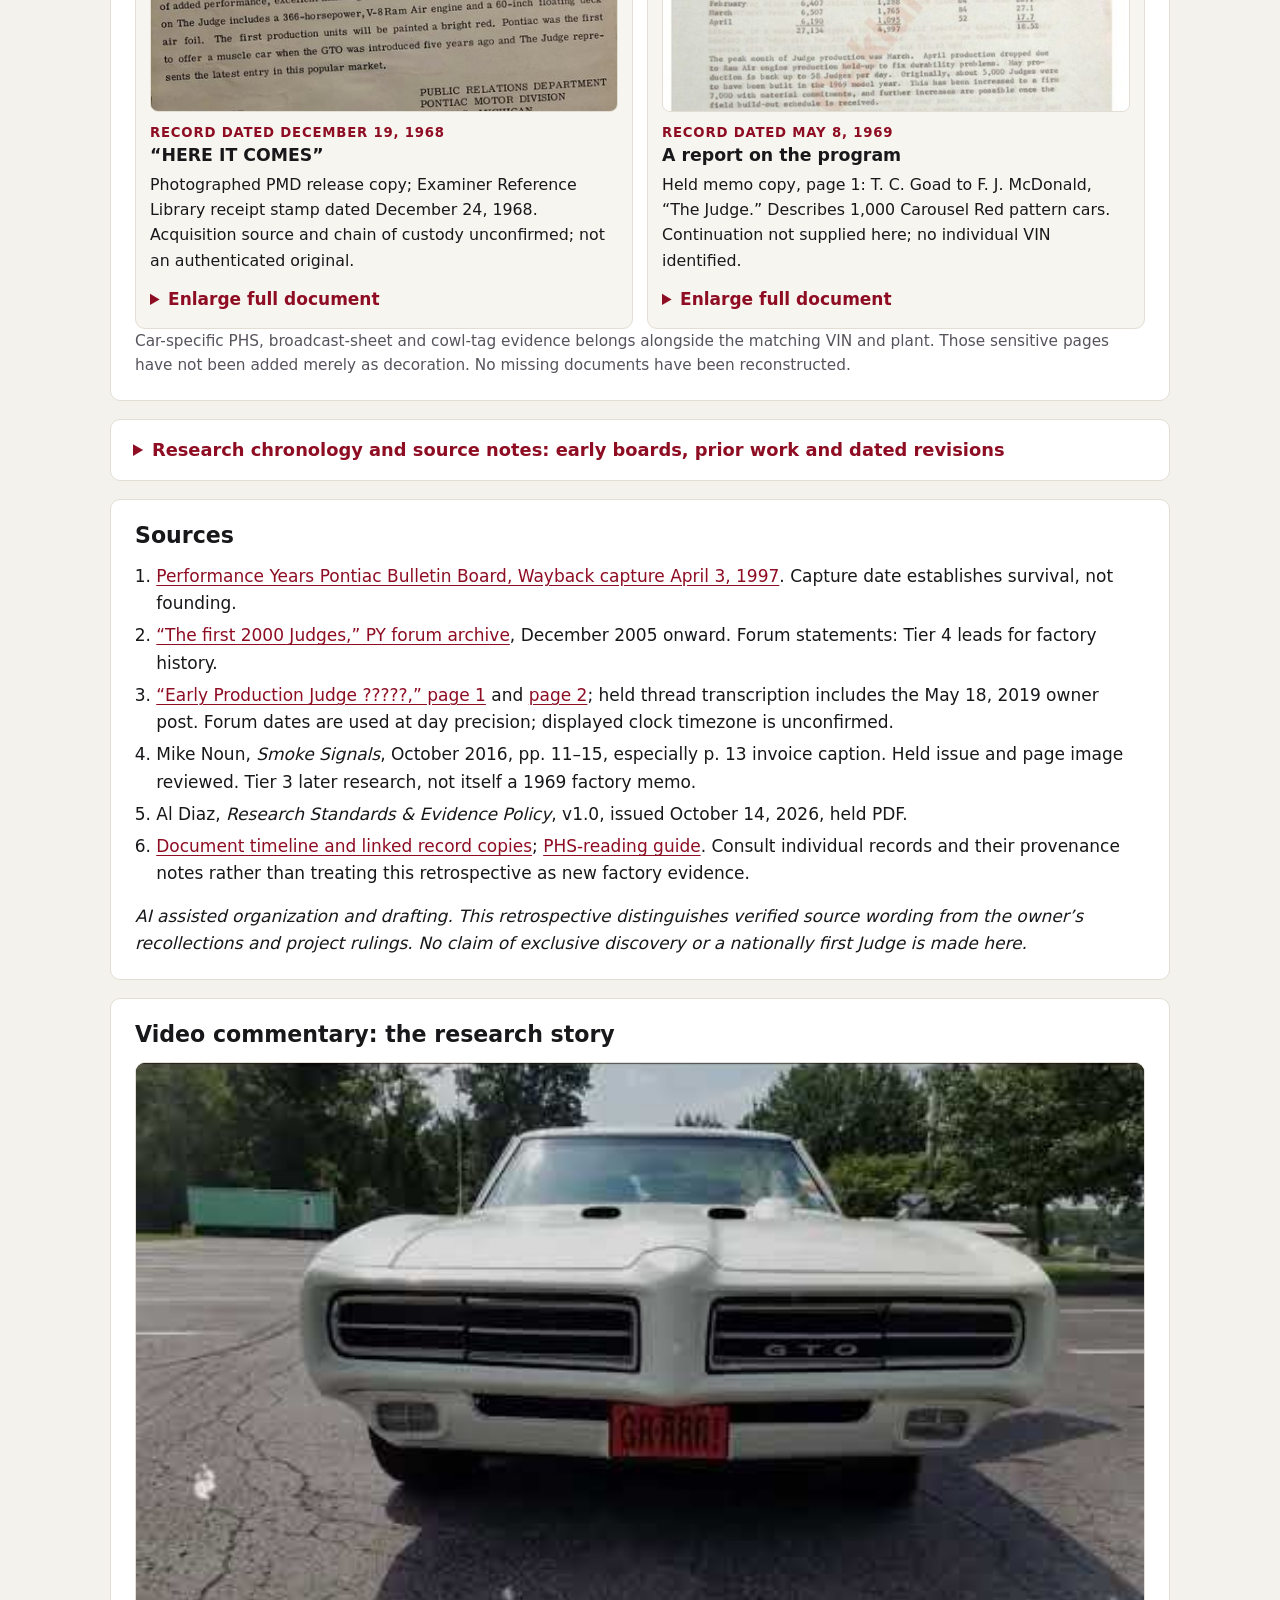
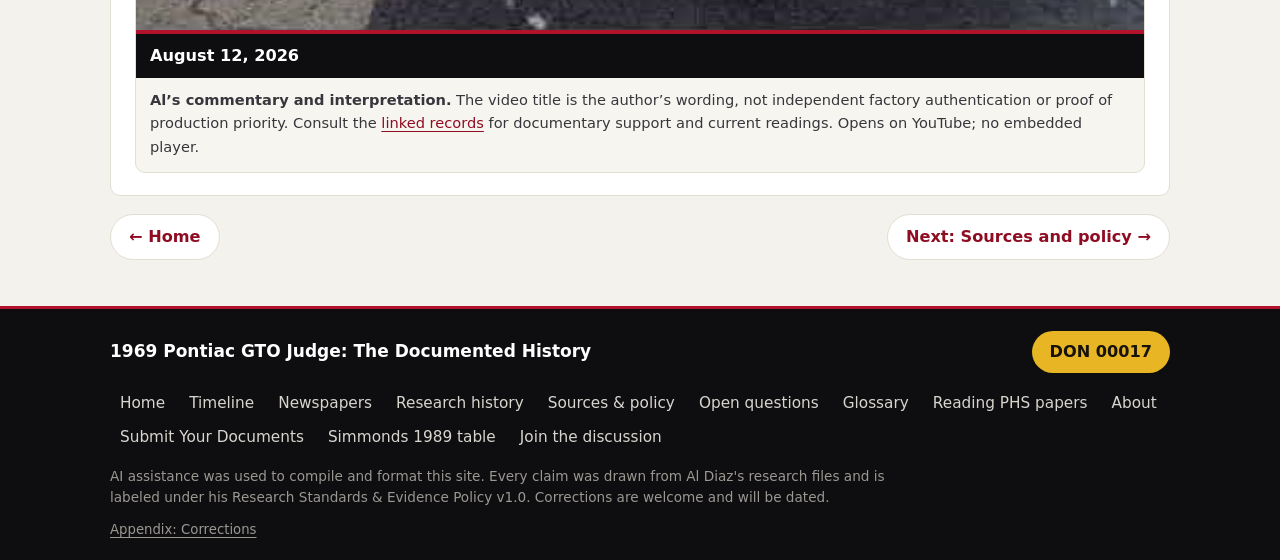
<file: research-history.html>
<!DOCTYPE html>
<html lang="en"><head><meta charset="utf-8"/>
<meta content="width=device-width,initial-scale=1" name="viewport"/>
<meta charset="utf-8"/><meta content="width=device-width,initial-scale=1" name="viewport"/><meta content="Al Diaz traces 1969 GTO Judge research from early Pontiac bulletin boards to document-led investigation, with a PMD timeline and original-record copies." name="description"/><link href="https://onejudge69.github.io/1969-gto-judge-pattern-research/research-history.html" rel="canonical"/><title>How This Research Developed — Al Diaz | 1969 GTO Judge</title>
<link rel="stylesheet" href="site.css?v=20261109j">
</head>
<body>
<header class="site-head"><div class="head-in">
<input type="checkbox" id="menu-check" class="menu-check" aria-label="Show or hide the menu">
<a class="brand" href="index.html"><span class="b1">1969 Pontiac GTO Judge</span><span class="b2">The Documented History</span></a>
<a class="don-cta" href="pattern-cars-pilot-batch.html">DON 00017</a>
<label class="menu-btn" for="menu-check">Menu</label>
<nav class="site-nav" aria-label="Main"><a href="index.html">Home</a><a href="judge-timeline-1968-1969.html">Timeline</a><a href="newspapers-rollout.html">Newspapers</a><a href="research-history.html" aria-current="page">Research history</a><a href="sources-evidence-policy.html">Sources &amp; policy</a><a href="open-questions.html">Open questions</a><a href="glossary.html">Glossary</a><a href="how-to-read-phs-papers.html">Reading PHS papers</a><a href="about-the-researcher.html">About</a><a href="submit-your-documents.html">Submit Your Documents</a></nav>
</div></header>
<div class="page-title"><div class="in"><p class="upd">Last updated: November 9, 2026</p><h1>How this research developed</h1><p class="lead">My Framingham Judge, a question on its paperwork, and the records behind a continuing investigation.</p></div></div>
<main class="wrap">
<nav aria-label="On this page" class="sec chapters-bar"><span class="kicker">On this page</span><div class="chapters"><a href="#research">Research story</a><a href="#pmd">PMD document timeline</a><a href="#documents">Document gallery</a><a href="#sources">Sources</a></div></nav><section class="sec" id="research"><div class="intro-grid"><div><h2>My car. A question on the build sheet.</h2><p>My 1969 GTO Judge is VIN <b>242379G125205</b>, built at Framingham. On May 18, 2019, I joined a forum discussion about the car and said I would repost its build sheet and PHS and add the cowl tag. My question was a short one:</p><blockquote>What does “BY-PASS CODE 2” mean?</blockquote><p>A number on a sheet can seem like a small detail. Reading it properly means keeping the whole record in view: which car it belongs to, where it was built, and what the other paperwork actually says. The answer to that code remains unresolved here. <a href="#research-notes">See the dated post and research notes</a>.</p></div><figure><a class="ph tall" href="images/judge-show-first-place.jpg" rel="noopener" target="_blank"><img alt="Carousel Red Judge with hood raised and a first-place sign at a car show" decoding="async" height="960" loading="eager" src="images/judge-show-first-place-home.jpg" width="720"/></a><figcaption>Photograph supplied by Al Diaz. Shooting date and event not established. Modern car photograph, not vehicle-identification evidence.</figcaption></figure></div></section><section class="sec"><h2>What the paper puts in view.</h2><p>The car’s PHS invoice, broadcast sheet and cowl tag belong to its individual story. Pontiac’s program records show the wider setting.</p><p>A September 26, 1968 bulletin discussed a planned production date around January 1. The December 12 instructions called for a late-January start at all A assembly plants and specified Carousel Red with black or parchment trim. A May 8, 1969 memo copy later described production as starting in mid-January with 1,000 Carousel Red pattern cars.</p><p>These are different records doing different jobs: plans, ordering instructions and a later report. They help explain how the Judge program developed, but none of these pages identifies one nationwide first car. You can <a href="#pmd">follow the PMD timeline</a> and <a href="#documents">enlarge the actual copies below</a>.</p></section><section class="sec"><h2>What changed, and what is still open.</h2><p>This work continues an older conversation. Forum researchers were discussing pattern and zone orders in 2005. Mike Noun reported finding internal documents in 2015, and his October 2016 <i>Smoke Signals</i> article described pattern cars going to Pontiac Zone Lots. I did not originate those ideas. <a href="#research-notes">Their contributions and the surviving early-board history are recorded in the notes</a>.</p><p>In October 2026, I put a more explicit method around this project: show the record behind each claim, distinguish interpretation from what the page actually prints, and leave a dated trail when a reading changes.</p><p>That matters when comparing cars. Framingham’s VIN plant letter <b>G</b> and Fremont’s <b>Z</b> must stay separate; an invoice prefix is a different field again. My first-Framingham conclusion is an owner’s ruling, not proof of a nationwide first Judge.</p><p>The next steps are still documentary: resolve the build-sheet question, obtain the missing portion of the May 8 memo and the underlying June 12 and June 24 material, and test the interpretations against those records. An unanswered request cannot fill the gap.</p><p>The aim is a history readers can follow back to the paper, and revise when better evidence arrives.</p></section><section class="sec" id="pmd"><p class="date">A separate clock: Pontiac Motor Division, 1968 to 1969</p><h2>What the factory papers say.</h2><p>This is the period-document timeline, separate from the later forum and research chronology above. These are the dates printed on the records, not their later publication dates.</p><ol class="steps"><li><b>September 26, 1968</b><span>Advertising before production</span><a href="#doc-0">Inspect copy ↓</a></li><li><b>December 12, 1968</b><span>Dealer ordering instructions</span><a href="#doc-1">Inspect copy ↓</a></li><li><b>December 19, 1968</b><span>“HERE IT COMES”</span><a href="#doc-2">Inspect copy ↓</a></li><li><b>May 8, 1969</b><span>A report on the program</span><a href="#doc-3">Inspect copy ↓</a></li></ol><p class="small muted">The September and December bulletins describe changing plans; they do not certify a specific car’s build date. <a href="https://onejudge69.github.io/1969-gto-judge-pattern-research/judge-timeline-1968-1969.html">Read the wider PMD document timeline →</a></p></section><section class="sec" id="documents"><h2>Open the paper.</h2><p>Four actual held copies, already reproduced on the research website. Select “Enlarge full document” for an embedded larger view, or open its public copy.</p><div class="docgrid"><article id="doc-0"><div class="ph"><img alt="September 26, 1968 Advertising before production document copy"  decoding="async" height="565" loading="lazy" src="images/1968-09-26-cdb-69-21-clean-copy.jpg" width="500"></div><p class="date">Record dated September 26, 1968</p><h3>Advertising before production</h3><p>Car Distribution Bulletin 69-21, J. T. Wilson. Held copy describes a planned approximately January 1 start after late engineering changes.</p><details><summary>Enlarge full document</summary><img alt="Full view: September 26, 1968 Advertising before production document copy"  decoding="async" height="565" loading="lazy" src="images/1968-09-26-cdb-69-21-clean-copy.jpg" width="500"><a href="https://onejudge69.github.io/1969-gto-judge-pattern-research/images/1968-09-26-cdb-69-21-clean-copy.jpg">Existing public full copy</a></details></article><article id="doc-1"><div class="ph"><img alt="December 12, 1968 Dealer ordering instructions document copy"  decoding="async" height="659" loading="lazy" src="images/1968-12-12-cdb-69-48-wilson-judge.jpg" width="500"></div><p class="date">Record dated December 12, 1968</p><h3>Dealer ordering instructions</h3><p>Car Distribution Bulletin 69-48, J. T. Wilson. Held copy lists code 554 / WT1, Carousel Red, trim 257 or 258 and a late-January start at all A assembly plants.</p><details><summary>Enlarge full document</summary><img alt="Full view: December 12, 1968 Dealer ordering instructions document copy"  decoding="async" height="659" loading="lazy" src="images/1968-12-12-cdb-69-48-wilson-judge.jpg" width="500"><a href="https://onejudge69.github.io/1969-gto-judge-pattern-research/images/1968-12-12-cdb-69-48-wilson-judge.jpg">Existing public full copy</a></details></article><article id="doc-2"><div class="ph"><img alt="December 19, 1968 “HERE IT COMES” document copy"  decoding="async" height="634" loading="lazy" src="images/1968-12-19-pmd-judge-release-examiner-copy.jpg" width="500"></div><p class="date">Record dated December 19, 1968</p><h3>“HERE IT COMES”</h3><p>Photographed PMD release copy; Examiner Reference Library receipt stamp dated December 24, 1968. Acquisition source and chain of custody unconfirmed; not an authenticated original.</p><details><summary>Enlarge full document</summary><img alt="Full view: December 19, 1968 “HERE IT COMES” document copy"  decoding="async" height="634" loading="lazy" src="images/1968-12-19-pmd-judge-release-examiner-copy.jpg" width="500"><a href="https://onejudge69.github.io/1969-gto-judge-pattern-research/images/1968-12-19-pmd-judge-release-examiner-copy.jpg">Existing public full copy</a></details></article><article id="doc-3"><div class="ph"><img alt="May 8, 1969 A report on the program document copy"  decoding="async" height="582" loading="lazy" src="images/1969-05-08-goad-judge-memo-p1.jpg" width="500"></div><p class="date">Record dated May 8, 1969</p><h3>A report on the program</h3><p>Held memo copy, page 1: T. C. Goad to F. J. McDonald, “The Judge.” Describes 1,000 Carousel Red pattern cars. Continuation not supplied here; no individual VIN identified.</p><details><summary>Enlarge full document</summary><img alt="Full view: May 8, 1969 A report on the program document copy"  decoding="async" height="582" loading="lazy" src="images/1969-05-08-goad-judge-memo-p1.jpg" width="500"><a href="https://onejudge69.github.io/1969-gto-judge-pattern-research/images/1969-05-08-goad-judge-memo-p1.jpg">Existing public full copy</a></details></article></div><p class="small muted">Car-specific PHS, broadcast-sheet and cowl-tag evidence belongs alongside the matching VIN and plant. Those sensitive pages have not been added merely as decoration. No missing documents have been reconstructed.</p></section><details class="fold" id="research-notes"><summary>Research chronology and source notes: early boards, prior work and dated revisions</summary><div class="fold-body"><section><h2>Before the website, there was a conversation.</h2>
<p>My research grows out of a Pontiac community that has compared cars, paperwork and recollections for decades. I remember its roots as a BBS going back to 1991. That beginning still needs independent confirmation. What we can open today is a <strong>Performance Years Pontiac Bulletin Board captured on April 3, 1997</strong>, a place to “give and get info” about Pontiacs, with sections for codes, specifications and assembly questions. [1]</p>
<p>That is evidence of a board existing by 1997, not its founding date. It is Performance Years, not proof of Classical Pontiac’s origins. The community’s history is older than any one surviving thread.</p>
</section><section><h2>The questions were already being asked.</h2>
<p>In December 2005, <strong>“The first 2000 Judges”</strong> was already a lively discussion of pattern equipment, short dealer order numbers and zone orders. Later contributors distinguished a dealer-invoice date from a car’s original movement out of its assembly plant. These discussions compared exceptions, corrected readings and supplied questions worth pursuing. [2]</p>
<p>The September 2015 thread <strong>“Early Production Judge ?????”</strong> brought the early Framingham car later identified by me as mine into that conversation. Contributors debated its 01B tag, the order-number box and what “first” could mean. [3]</p>
<p>On September 21, Mike Noun wrote:</p>
<blockquote>
<p>“Recently I found some internal documents at the Pontiac Museum, and asked Tim Dye if it was ok to discuss here.”</p>
</blockquote>
<p>He reported that internal memos described 1,000 Carousel Red pattern cars. On September 22 he added: “I cleared this with Tim, and he said this one was ok to post.” Those are his recorded discovery and permission statements, not a substitute for the documents themselves. [3]</p>
<p>Noun’s October 2016 <em>Smoke Signals</em> article explicitly described Pontiac ordering the first 1,000 Judges and delivering them to <strong>Pontiac Zone Lots around the country</strong>. Its page 13 invoice caption highlighted <strong>DON 00077</strong>. I did not invent either the pattern-car concept or the zone-distribution explanation. Giving that earlier work its proper place makes this history stronger. [4]</p>
</section><section><h2>A small box on a big sheet.</h2>
<p>On May 18, 2019, posting as <strong>aldiaz1959</strong>, I identified myself as the current owner of the car that began the 2015 thread. I said I would repost its build sheet and PHS and add the cowl tag. Then I asked:</p>
<blockquote>
<p>What does “BY-PASS CODE 2” mean?</p>
</blockquote>
<p>It was a specific question about a specific piece of paper. That post records my question, not its answer. It also preserves my earlier confidence about the car’s place in production, a view readers should follow through the later corrections rather than take as a final verdict. [3]</p>
</section><section><h2>What changed in 2026?</h2>
<p>The change was not discovering that documents matter. Earlier researchers already knew that. It was a more deliberate way of showing <strong>which record supports each claim, what kind of claim it is, and where the evidence stops</strong>.</p>
<p>The dated record shows that method becoming formal in October 2026; it does not identify a single day when my thinking changed.</p>
<ul>
<li><strong>October 14:</strong> Research Standards &amp; Evidence Policy v1.0 distinguished original records, copies, interpretation and hypotheses. [5]</li>
<li><strong>October 15:</strong> The corrections log recorded my reading of the Framingham broadcast-sheet order number as 000017, matching PHS DON 00017. It identified my inspection as the basis and noted that a close-up photograph was still needed. [6]</li>
<li><strong>October 17:</strong> Arlington tag material was kept separate from the Fremont car. The log corrected 29-991 to South Kearny, New Jersey, not Boston Zone 01. [6]</li>
<li><strong>October 19–20:</strong> Earlier “locked” and “validated” wording was withdrawn. The log recorded revised DON 00017 interpretations and my first-Framingham ruling, with their stated bases. Those are project rulings to assess against the underlying evidence, not independent confirmation supplied by a history page. [6]</li>
<li><strong>November 7:</strong> Noun’s 2015 statements were added as research history, and the uncertain acquisition history of the December 19 release copy was made explicit. [6]</li>
</ul>
<p>The divergence is therefore one of <strong>method and presentation</strong>, not a claim that every earlier researcher shared one mistaken view. The forums themselves contain alternative explanations and revisions.</p>
</section><section><h2>Keep the car, the plant and the claim together.</h2>
<p>Framingham’s VIN plant letter <strong>G</strong> and Fremont’s <strong>Z</strong> belong to different plant histories. An invoice prefix beginning with Z is another field again. A shared DON does not, by itself, establish a nationwide production sequence. [5, 7]</p>
<p>For an individual car, the matching PHS invoice, broadcast sheet and cowl tag must be read together. A Pontiac program bulletin answers a different question. The four document copies below let readers inspect some of the paper behind the wider story.</p>
<p>There is more to find: the missing portion of the May 8 memo and the underlying June 12 and June 24 material. Unanswered requests do not settle what those records say.</p>
<blockquote>
<p>The next useful page of evidence matters more than the last confident explanation.</p>
</blockquote>
<p>This is a continuing investigation. Its value should lie in the records readers can inspect, the distinctions they can follow and the corrections they can see, not a claim to have invented the subject.</p></section></div></details><section class="sec" id="sources"><h2>Sources</h2>
<ol>
<li><a href="https://web.archive.org/web/19970403211312/http://www.1pontiac.com/ponbbs.htm">Performance Years Pontiac Bulletin Board, Wayback capture April 3, 1997</a>. Capture date establishes survival, not founding.</li>
<li><a href="https://forums.maxperformanceinc.com/forums/archive/index.php/t-461212.html">“The first 2000 Judges,” PY forum archive</a>, December 2005 onward. Forum statements: Tier 4 leads for factory history.</li>
<li><a href="https://forums.maxperformanceinc.com/forums/showthread.php?t=779929">“Early Production Judge ?????,” page 1</a> and <a href="https://forums.maxperformanceinc.com/forums/showthread.php?t=779929&amp;page=2">page 2</a>; held thread transcription includes the May 18, 2019 owner post. Forum dates are used at day precision; displayed clock timezone is unconfirmed.</li>
<li>Mike Noun, <em>Smoke Signals</em>, October 2016, pp. 11–15, especially p. 13 invoice caption. Held issue and page image reviewed. Tier 3 later research, not itself a 1969 factory memo.</li>
<li>Al Diaz, <em>Research Standards &amp; Evidence Policy</em>, v1.0, issued October 14, 2026, held PDF.</li>
<li><a href="https://onejudge69.github.io/1969-gto-judge-pattern-research/judge-timeline-1968-1969.html">Document timeline and linked record copies</a>; <a href="https://onejudge69.github.io/1969-gto-judge-pattern-research/how-to-read-phs-papers.html">PHS-reading guide</a>. Consult individual records and their provenance notes rather than treating this retrospective as new factory evidence.</li>
</ol>
<p><em>AI assisted organization and drafting. This retrospective distinguishes verified source wording from the owner’s recollections and project rulings. No claim of exclusive discovery or a nationally first Judge is made here.</em></p></section><section class="sec" id="video-commentary"><h2>Video commentary: the research story</h2><div class="vids"><div class="vid"><a href="https://www.youtube.com/watch?v=0d-kOJRMmXw" target="_blank" rel="noopener"><img src="images/yt-0d-kOJRMmXw.jpg" width="480" height="360" alt="YouTube thumbnail for Al Diaz’s video: August 12, 2026" loading="lazy" decoding="async"><span class="t">August 12, 2026</span></a><p><b>Al’s commentary and interpretation.</b> The video title is the author’s wording, not independent factory authentication or proof of production priority. Consult the <a href="judge-timeline-1968-1969.html">linked records</a> for documentary support and current readings. Opens on YouTube; no embedded player.</p></div></div></section>
<nav class="pager" aria-label="Continue reading"><a href="index.html">&larr; Home</a><a href="sources-evidence-policy.html">Next: Sources and policy &rarr;</a></nav>
</main>
<footer class="site-foot"><div class="foot-in">
<div class="foot-top"><strong>1969 Pontiac GTO Judge: The Documented History</strong><a class="don-cta" href="pattern-cars-pilot-batch.html">DON 00017</a></div>
<nav class="foot-nav" aria-label="Footer"><a href="index.html">Home</a><a href="judge-timeline-1968-1969.html">Timeline</a><a href="newspapers-rollout.html">Newspapers</a><a href="research-history.html">Research history</a><a href="sources-evidence-policy.html">Sources &amp; policy</a><a href="open-questions.html">Open questions</a><a href="glossary.html">Glossary</a><a href="how-to-read-phs-papers.html">Reading PHS papers</a><a href="about-the-researcher.html">About</a><a href="submit-your-documents.html">Submit Your Documents</a><a href="sources-evidence-policy.html#simmonds-1989-table">Simmonds 1989 table</a><a href="https://www.facebook.com/groups/3237784739765263/" target="_blank" rel="noopener">Join the discussion</a></nav>
<p class="foot-note">AI assistance was used to compile and format this site. Every claim was drawn from Al Diaz's research files and is labeled under his Research Standards &amp; Evidence Policy v1.0. Corrections are welcome and will be dated.</p>
<p class="foot-appx"><a href="corrections-log.html">Appendix: Corrections</a></p>
<p class="foot-visits" id="visit-count" hidden>Visitors: <span></span></p>
</div></footer>
<script src="visit-count.js" defer></script>
</body></html>
</file>
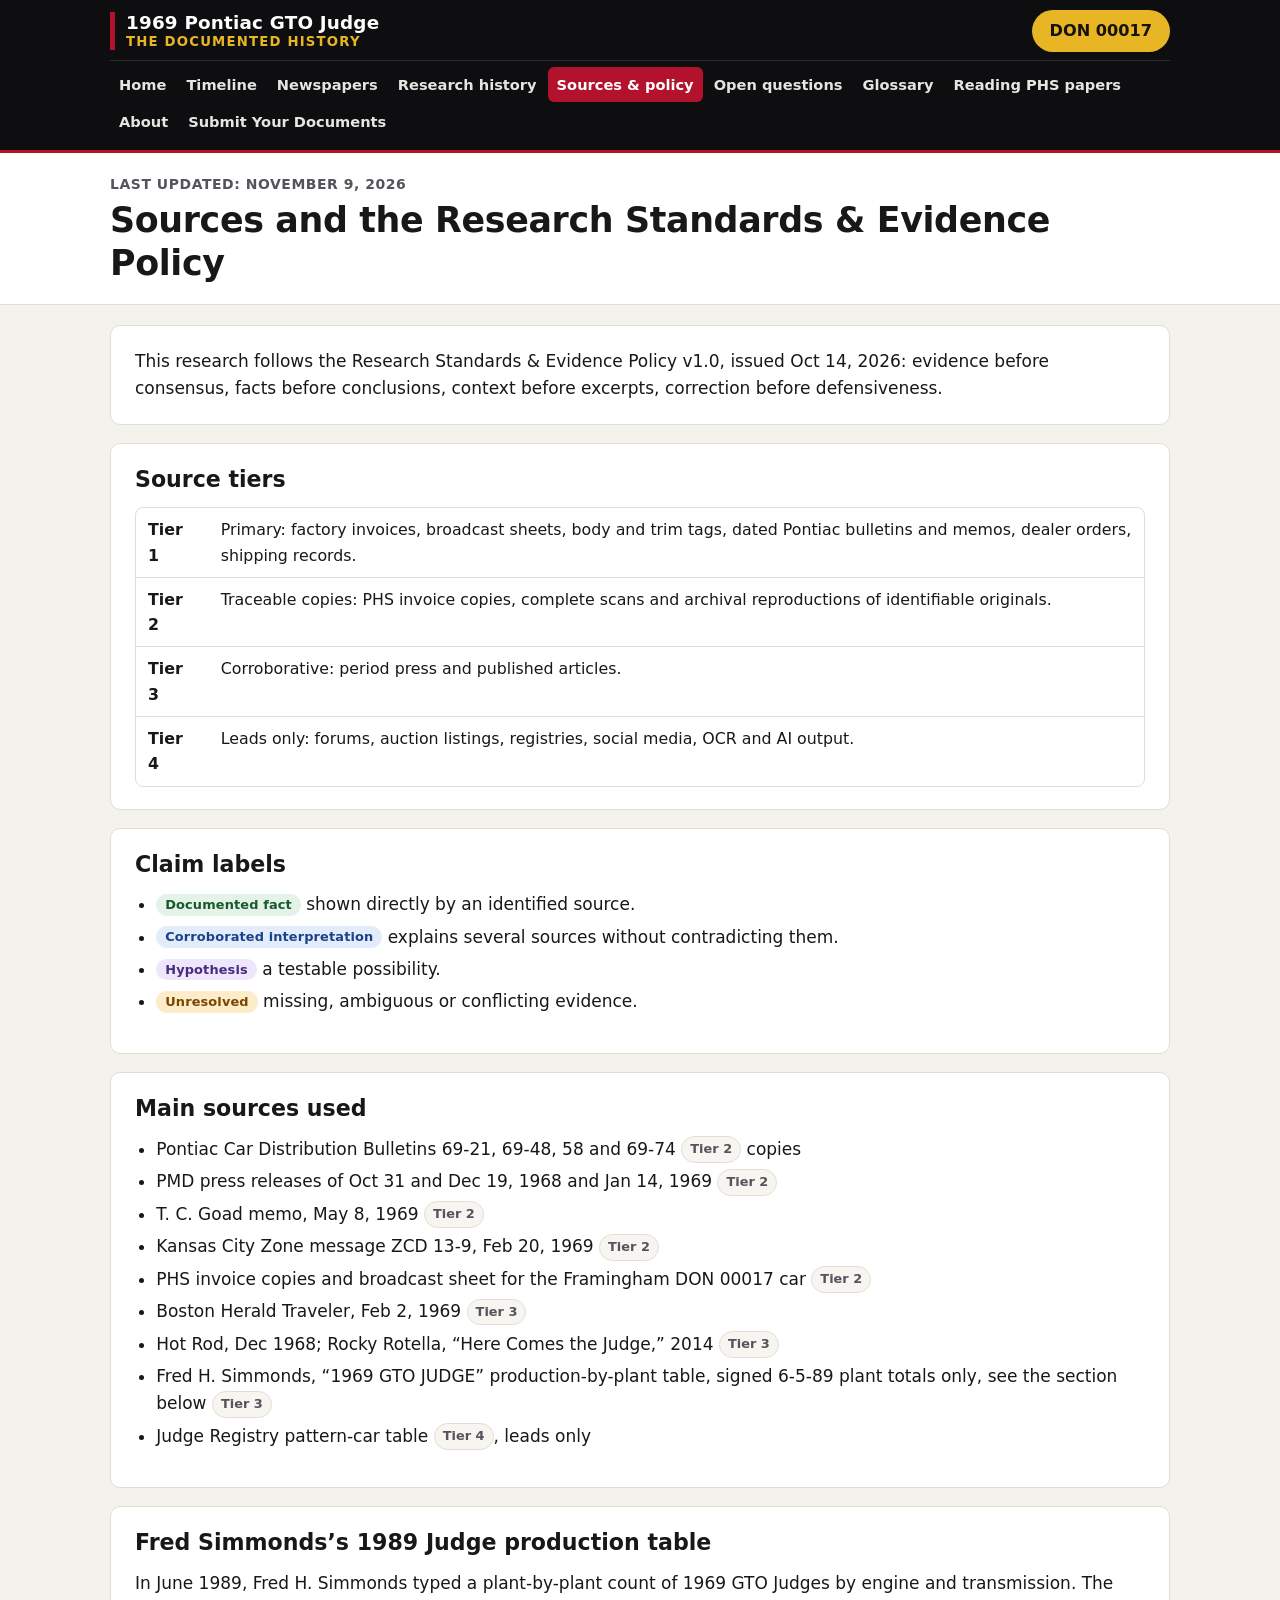
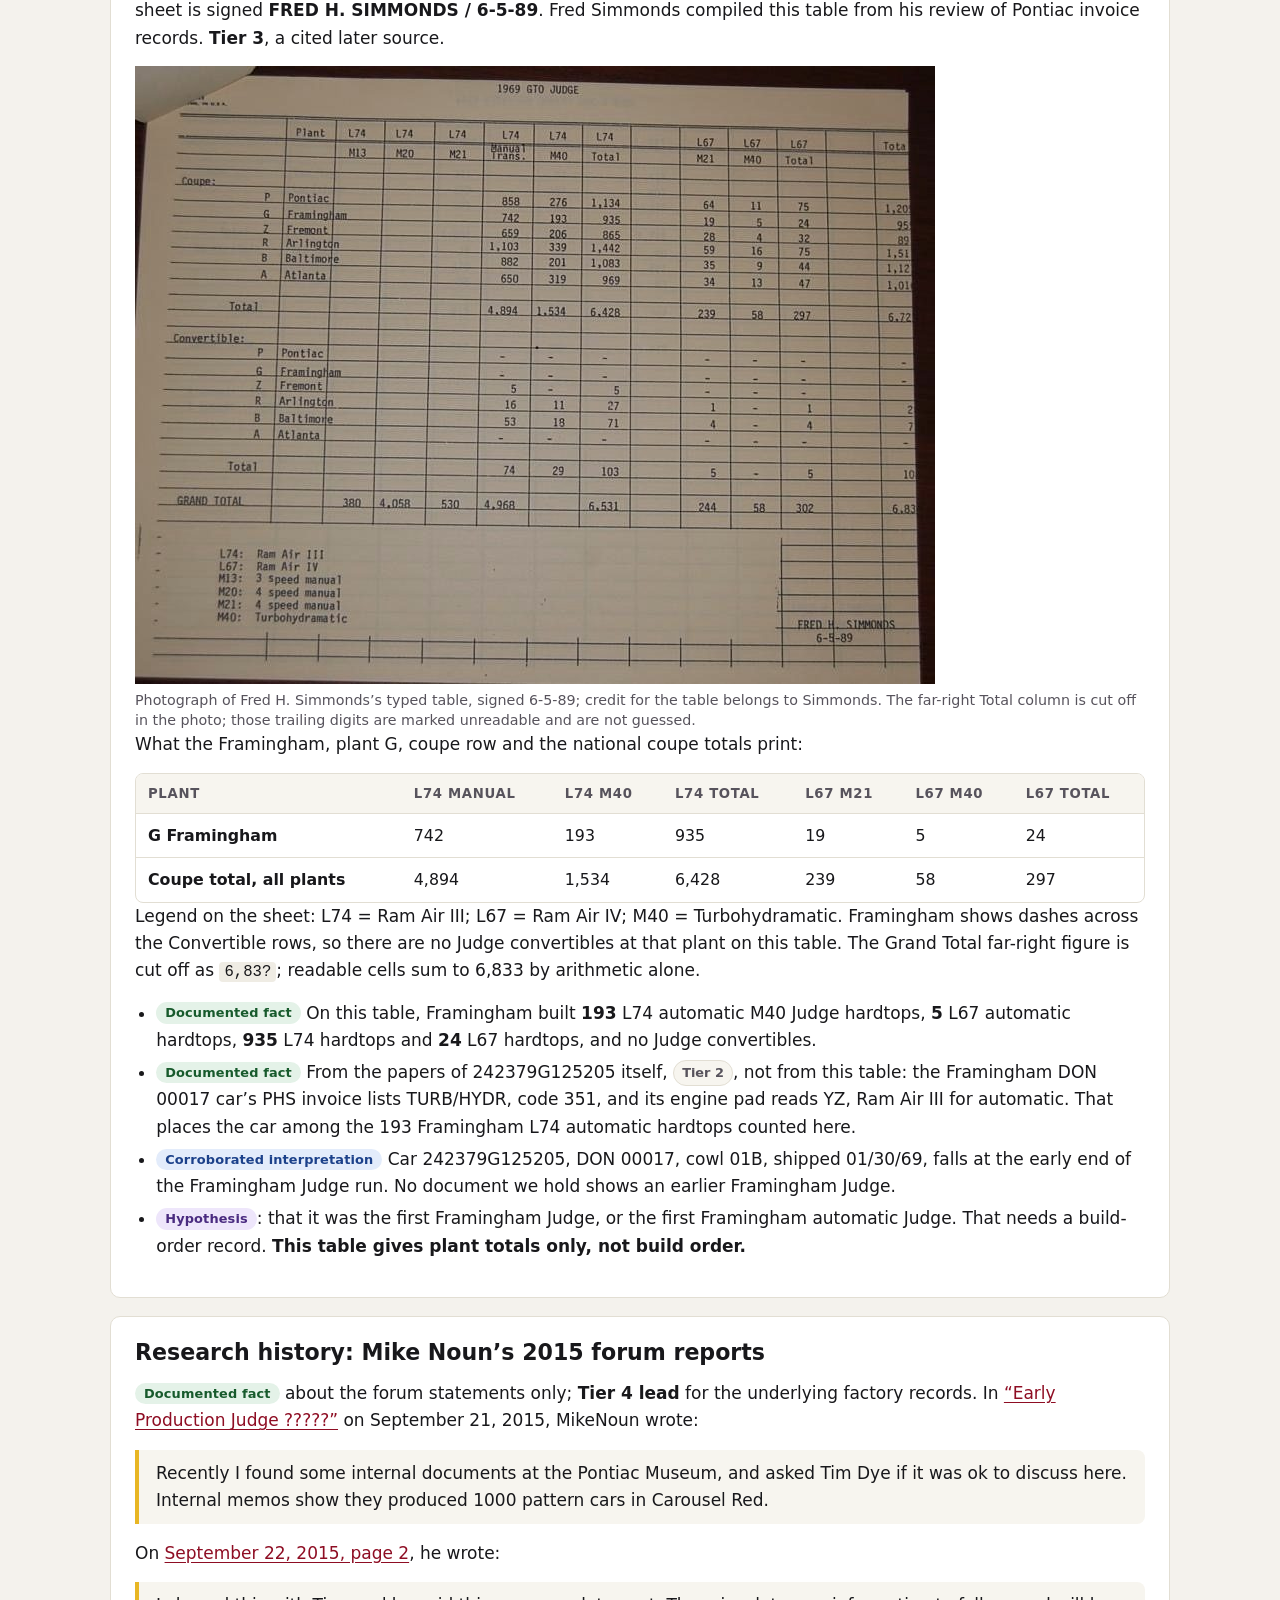
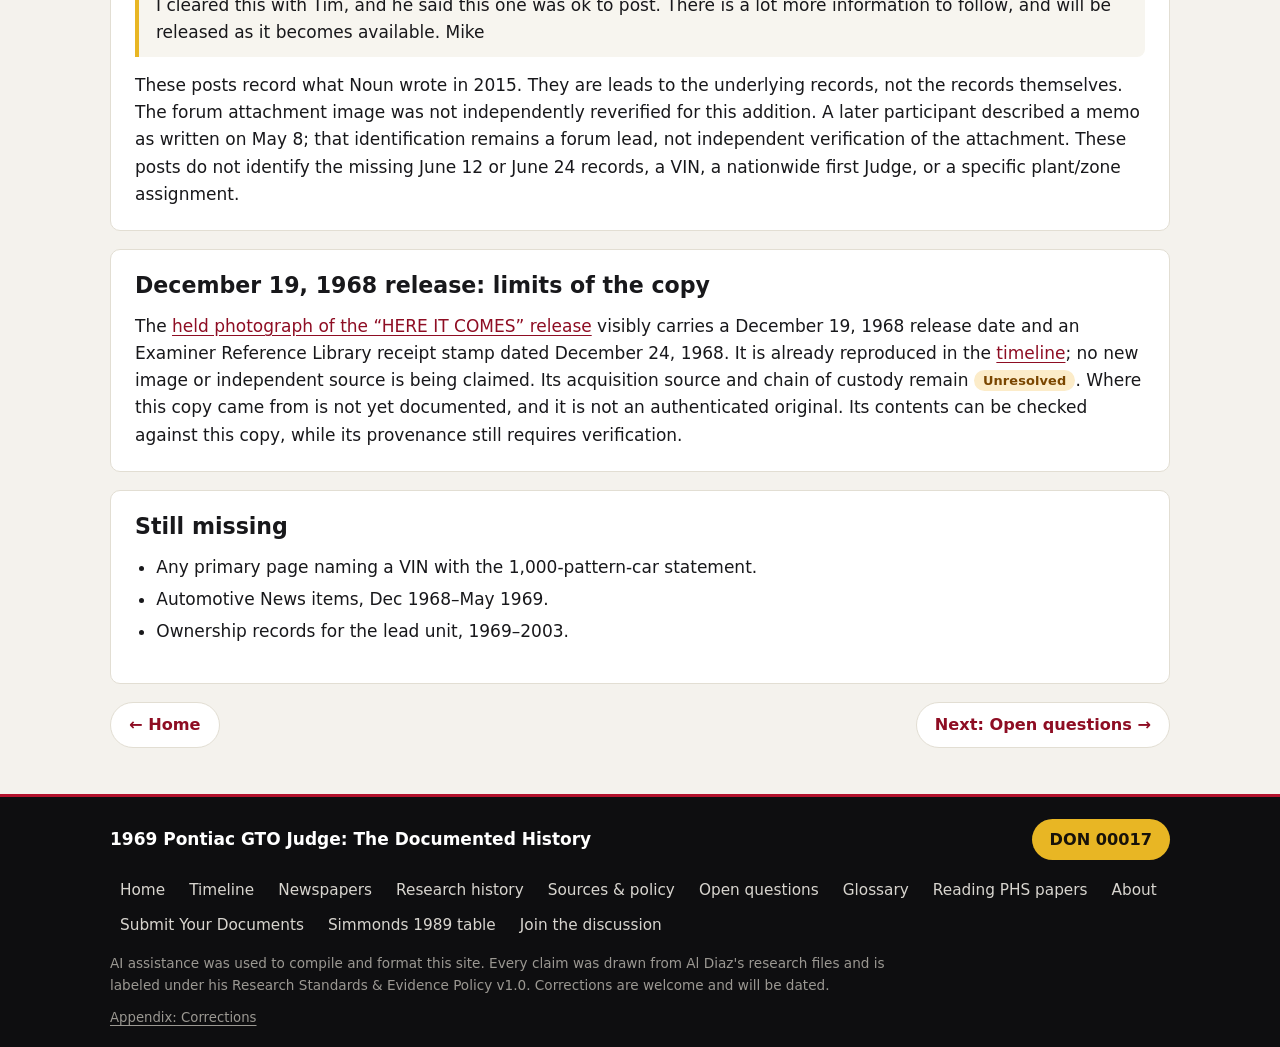
<file: sources-evidence-policy.html>
<!DOCTYPE html>
<html lang="en"><head><meta charset="utf-8"/>
<meta content="width=device-width,initial-scale=1" name="viewport"/>
<meta charset="utf-8">
<meta name="viewport" content="width=device-width,initial-scale=1">
<title>1969 GTO Judge Research Sources &amp; Evidence Policy</title>
<meta name="description" content="How this 1969 Pontiac GTO Judge research ranks sources: factory records, PHS documents, period press and leads, with every claim labeled fact or hypothesis.">
<meta name="keywords" content="GTO Judge sources, PHS invoice, Pontiac Historic Services, Judge evidence, 1969 Pontiac GTO Judge, GTO Judge history, pre-production Judge, GTO Judge pattern car, 1,000 pattern cars, Carousel Red Judge, option 554 WT1, lead unit, DON 00017">
<link rel="canonical" href="https://onejudge69.github.io/1969-gto-judge-pattern-research/sources-evidence-policy.html">
<meta property="og:type" content="article"><meta property="og:title" content="1969 GTO Judge Research Sources &amp; Evidence Policy">
<meta property="og:description" content="How this 1969 Pontiac GTO Judge research ranks sources: factory records, PHS documents, period press and leads, with every claim labeled fact or hypothesis."><meta property="og:url" content="https://onejudge69.github.io/1969-gto-judge-pattern-research/sources-evidence-policy.html">
<meta property="og:site_name" content="1969 Pontiac GTO Judge: The Documented History"><meta property="og:image" content="https://onejudge69.github.io/1969-gto-judge-pattern-research/images/og-card.png?v=3">
<meta property="og:image:secure_url" content="https://onejudge69.github.io/1969-gto-judge-pattern-research/images/og-card.png?v=3"><meta property="og:image:type" content="image/png">
<meta property="og:image:width" content="1200"><meta property="og:image:height" content="630">
<meta property="og:image:alt" content="1969 GTO Judge: The Documented History. From Pontiac&#x27;s own records. Colored-pencil drawing of an orange 1969 GTO Judge, signed ’11 by its artist; artist not yet identified.">
<meta name="twitter:card" content="summary_large_image"><meta name="twitter:title" content="1969 GTO Judge Research Sources &amp; Evidence Policy">
<meta name="twitter:description" content="How this 1969 Pontiac GTO Judge research ranks sources: factory records, PHS documents, period press and leads, with every claim labeled fact or hypothesis."><meta name="twitter:image" content="https://onejudge69.github.io/1969-gto-judge-pattern-research/images/og-card.png?v=3"><meta name="twitter:image:alt" content="1969 GTO Judge: The Documented History. From Pontiac&#x27;s own records. Colored-pencil drawing of an orange 1969 GTO Judge, signed ’11 by its artist; artist not yet identified.">
<link rel="apple-touch-icon" sizes="180x180" href="images/apple-touch-icon.png">
<link rel="icon" type="image/png" sizes="32x32" href="images/favicon-32.png"><link rel="icon" href="favicon.ico" sizes="any">
<meta name="theme-color" content="#0b0b0c">
<meta property="article:modified_time" content="2026-11-09">
<script type="application/ld+json">[
 {
  "@context": "https://schema.org",
  "@type": "WebSite",
  "name": "1969 Pontiac GTO Judge: The Documented History",
  "url": "https://onejudge69.github.io/1969-gto-judge-pattern-research/",
  "inLanguage": "en-US",
  "author": {
   "@type": "Person",
   "name": "Al Diaz",
   "url": "https://onejudge69.github.io/1969-gto-judge-pattern-research/about-the-researcher.html",
   "description": "Independent researcher of 1969 Pontiac GTO Judge factory records"
  },
  "publisher": {
   "@type": "Person",
   "name": "Al Diaz",
   "url": "https://onejudge69.github.io/1969-gto-judge-pattern-research/about-the-researcher.html",
   "description": "Independent researcher of 1969 Pontiac GTO Judge factory records"
  }
 },
 {
  "@context": "https://schema.org",
  "@type": "Article",
  "headline": "Sources and the Research Standards &amp; Evidence Policy",
  "name": "1969 GTO Judge Research Sources & Evidence Policy",
  "description": "How this 1969 Pontiac GTO Judge research ranks sources: factory records, PHS documents, period press and leads, with every claim labeled fact or hypothesis.",
  "url": "https://onejudge69.github.io/1969-gto-judge-pattern-research/sources-evidence-policy.html",
  "author": {
   "@type": "Person",
   "name": "Al Diaz",
   "url": "https://onejudge69.github.io/1969-gto-judge-pattern-research/about-the-researcher.html",
   "description": "Independent researcher of 1969 Pontiac GTO Judge factory records"
  },
  "datePublished": "2026-10-20",
  "dateModified": "2026-11-09",
  "inLanguage": "en-US",
  "keywords": "GTO Judge sources, PHS invoice, Pontiac Historic Services, Judge evidence, 1969 Pontiac GTO Judge, GTO Judge history, pre-production Judge, GTO Judge pattern car, 1,000 pattern cars, Carousel Red Judge, option 554 WT1, lead unit, DON 00017",
  "about": {
   "@type": "Car",
   "name": "1969 Pontiac GTO Judge",
   "manufacturer": "Pontiac Motor Division",
   "modelDate": "1969"
  }
 },
 {
  "@context": "https://schema.org",
  "@type": "BreadcrumbList",
  "itemListElement": [
   {
    "@type": "ListItem",
    "position": 1,
    "name": "Home",
    "item": "https://onejudge69.github.io/1969-gto-judge-pattern-research/"
   },
   {
    "@type": "ListItem",
    "position": 2,
    "name": "Sources & policy",
    "item": "https://onejudge69.github.io/1969-gto-judge-pattern-research/sources-evidence-policy.html"
   }
  ]
 }
]</script>

<link rel="stylesheet" href="site.css?v=20261109j">
</head>
<body>
<header class="site-head"><div class="head-in">
<input type="checkbox" id="menu-check" class="menu-check" aria-label="Show or hide the menu">
<a class="brand" href="index.html"><span class="b1">1969 Pontiac GTO Judge</span><span class="b2">The Documented History</span></a>
<a class="don-cta" href="pattern-cars-pilot-batch.html">DON 00017</a>
<label class="menu-btn" for="menu-check">Menu</label>
<nav class="site-nav" aria-label="Main"><a href="index.html">Home</a><a href="judge-timeline-1968-1969.html">Timeline</a><a href="newspapers-rollout.html">Newspapers</a><a href="research-history.html">Research history</a><a href="sources-evidence-policy.html" aria-current="page">Sources &amp; policy</a><a href="open-questions.html">Open questions</a><a href="glossary.html">Glossary</a><a href="how-to-read-phs-papers.html">Reading PHS papers</a><a href="about-the-researcher.html">About</a><a href="submit-your-documents.html">Submit Your Documents</a></nav>
</div></header>
<div class="page-title"><div class="in"><p class="upd">Last updated: November 9, 2026</p><h1>Sources and the Research Standards &amp; Evidence Policy</h1></div></div>
<main class="wrap">
<section class="sec"><p>This research follows the Research Standards &amp; Evidence Policy v1.0, issued Oct 14, 2026: evidence before consensus, facts before conclusions, context before excerpts, correction before defensiveness.</p>
</section><section class="sec"><h2>Source tiers</h2><div class="tw stack"><table>



<tbody><tr><td>Tier 1</td><td>Primary: factory invoices, broadcast sheets, body and trim tags, dated Pontiac bulletins and memos, dealer orders, shipping records.</td></tr><tr><td>Tier 2</td><td>Traceable copies: PHS invoice copies, complete scans and archival reproductions of identifiable originals.</td></tr><tr><td>Tier 3</td><td>Corroborative: period press and published articles.</td></tr><tr><td>Tier 4</td><td>Leads only: forums, auction listings, registries, social media, OCR and AI output.</td></tr></tbody></table></div>
</section><section class="sec"><h2>Claim labels</h2><ul><li><span class="lab fact">Documented fact</span> shown directly by an identified source.</li><li><span class="lab interp">Corroborated interpretation</span> explains several sources without contradicting them.</li><li><span class="lab hyp">Hypothesis</span> a testable possibility.</li><li><span class="lab unres">Unresolved</span> missing, ambiguous or conflicting evidence.</li></ul>
</section><section class="sec"><h2>Main sources used</h2><ul>
<li>Pontiac Car Distribution Bulletins 69-21, 69-48, 58 and 69-74 <span class="tier">Tier 2</span> copies</li>
<li>PMD press releases of Oct 31 and Dec 19, 1968 and Jan 14, 1969 <span class="tier">Tier 2</span></li>
<li>T. C. Goad memo, May 8, 1969 <span class="tier">Tier 2</span></li><li>Kansas City Zone message ZCD 13-9, Feb 20, 1969 <span class="tier">Tier 2</span></li>
<li>PHS invoice copies and broadcast sheet for the Framingham DON 00017 car <span class="tier">Tier 2</span></li>
<li>Boston Herald Traveler, Feb 2, 1969 <span class="tier">Tier 3</span></li><li>Hot Rod, Dec 1968; Rocky Rotella, “Here Comes the Judge,” 2014 <span class="tier">Tier 3</span></li>
<li>Fred H. Simmonds, “1969 GTO JUDGE” production-by-plant table, signed 6-5-89 plant totals only, see the section below <span class="tier">Tier 3</span></li><li>Judge Registry pattern-car table <span class="tier">Tier 4</span>, leads only</li></ul>
</section><section class="sec" id="simmonds-1989-table"><h2>Fred Simmonds’s 1989 Judge production table</h2>
<p>In June 1989, Fred H. Simmonds typed a plant-by-plant count of 1969 GTO Judges by engine and transmission. The sheet is signed <b>FRED H. SIMMONDS / 6-5-89</b>. Fred Simmonds compiled this table from his review of Pontiac invoice records. <b>Tier 3</b>, a cited later source.</p>
<figure class="wide">
<img alt="Typed 1969 GTO JUDGE production-by-plant table signed Fred H. Simmonds 6-5-89" decoding="async" height="618" loading="lazy" src="images/1989-06-05-simmonds-1969-judge-plant-table.jpg" width="800"/>
<figcaption>Photograph of Fred H. Simmonds’s typed table, signed 6-5-89; credit for the table belongs to Simmonds. The far-right Total column is cut off in the photo; those trailing digits are marked unreadable and are not guessed.</figcaption>
</figure>
<p>What the Framingham, plant G, coupe row and the national coupe totals print:</p>
<div class="tw"><table>



<tbody><tr class="hd"><th>Plant</th><th>L74 Manual</th><th>L74 M40</th><th>L74 Total</th><th>L67 M21</th><th>L67 M40</th><th>L67 Total</th></tr><tr><td>G Framingham</td><td>742</td><td>193</td><td>935</td><td>19</td><td>5</td><td>24</td></tr><tr><td>Coupe total, all plants</td><td>4,894</td><td>1,534</td><td>6,428</td><td>239</td><td>58</td><td>297</td></tr></tbody></table></div>
<p>Legend on the sheet: L74 = Ram Air III; L67 = Ram Air IV; M40 = Turbohydramatic. Framingham shows dashes across the Convertible rows, so there are no Judge convertibles at that plant on this table. The Grand Total far-right figure is cut off as <code>6,83?</code>; readable cells sum to 6,833 by arithmetic alone.</p>
<ul>
<li><span class="lab fact">Documented fact</span> On this table, Framingham built <b>193</b> L74 automatic M40 Judge hardtops, <b>5</b> L67 automatic hardtops, <b>935</b> L74 hardtops and <b>24</b> L67 hardtops, and no Judge convertibles.</li>
<li><span class="lab fact">Documented fact</span> From the papers of 242379G125205 itself, <span class="tier">Tier 2</span>, not from this table: the Framingham DON 00017 car’s PHS invoice lists TURB/HYDR, code 351, and its engine pad reads YZ, Ram Air III for automatic. That places the car among the 193 Framingham L74 automatic hardtops counted here.</li>
<li><span class="lab interp">Corroborated interpretation</span> Car 242379G125205, DON 00017, cowl 01B, shipped 01/30/69, falls at the early end of the Framingham Judge run. No document we hold shows an earlier Framingham Judge.</li>
<li><span class="lab hyp">Hypothesis</span>: that it was the first Framingham Judge, or the first Framingham automatic Judge. That needs a build-order record. <b>This table gives plant totals only, not build order.</b></li>
</ul>
</section>
<section class="sec" id="noun-2015-research-history"><h2>Research history: Mike Noun’s 2015 forum reports</h2>
<p><span class="lab fact">Documented fact</span> about the forum statements only; <b>Tier 4 lead</b> for the underlying factory records. In <a href="https://forums.maxperformanceinc.com/forums/showthread.php?t=779929">“Early Production Judge ?????”</a> on September 21, 2015, MikeNoun wrote:</p>
<blockquote>Recently I found some internal documents at the Pontiac Museum, and asked Tim Dye if it was ok to discuss here. Internal memos show they produced 1000 pattern cars in Carousel Red.</blockquote>
<p>On <a href="https://forums.maxperformanceinc.com/forums/showthread.php?t=779929&amp;page=2">September 22, 2015, page 2</a>, he wrote:</p>
<blockquote>I cleared this with Tim, and he said this one was ok to post. There is a lot more information to follow, and will be released as it becomes available. Mike</blockquote>
<p>These posts record what Noun wrote in 2015. They are leads to the underlying records, not the records themselves. The forum attachment image was not independently reverified for this addition. A later participant described a memo as written on May 8; that identification remains a forum lead, not independent verification of the attachment. These posts do not identify the missing June 12 or June 24 records, a VIN, a nationwide first Judge, or a specific plant/zone assignment.</p></section>
<section class="sec" id="release-copy-provenance"><h2>December 19, 1968 release: limits of the copy</h2><p>The <a href="images/1968-12-19-pmd-judge-release-examiner-copy.jpg">held photograph of the “HERE IT COMES” release</a> visibly carries a December 19, 1968 release date and an Examiner Reference Library receipt stamp dated December 24, 1968. It is already reproduced in the <a href="judge-timeline-1968-1969.html">timeline</a>; no new image or independent source is being claimed. Its acquisition source and chain of custody remain <span class="lab unres">Unresolved</span>. Where this copy came from is not yet documented, and it is not an authenticated original. Its contents can be checked against this copy, while its provenance still requires verification.</p></section><section class="sec"><h2>Still missing</h2><ul><li>Any primary page naming a VIN with the 1,000-pattern-car statement.</li><li>Automotive News items, Dec 1968–May 1969.</li><li>Ownership records for the lead unit, 1969–2003.</li></ul></section>
<nav class="pager" aria-label="Continue reading"><a href="index.html">&larr; Home</a><a href="open-questions.html">Next: Open questions &rarr;</a></nav>
</main>
<footer class="site-foot"><div class="foot-in">
<div class="foot-top"><strong>1969 Pontiac GTO Judge: The Documented History</strong><a class="don-cta" href="pattern-cars-pilot-batch.html">DON 00017</a></div>
<nav class="foot-nav" aria-label="Footer"><a href="index.html">Home</a><a href="judge-timeline-1968-1969.html">Timeline</a><a href="newspapers-rollout.html">Newspapers</a><a href="research-history.html">Research history</a><a href="sources-evidence-policy.html">Sources &amp; policy</a><a href="open-questions.html">Open questions</a><a href="glossary.html">Glossary</a><a href="how-to-read-phs-papers.html">Reading PHS papers</a><a href="about-the-researcher.html">About</a><a href="submit-your-documents.html">Submit Your Documents</a><a href="sources-evidence-policy.html#simmonds-1989-table">Simmonds 1989 table</a><a href="https://www.facebook.com/groups/3237784739765263/" target="_blank" rel="noopener">Join the discussion</a></nav>
<p class="foot-note">AI assistance was used to compile and format this site. Every claim was drawn from Al Diaz's research files and is labeled under his Research Standards &amp; Evidence Policy v1.0. Corrections are welcome and will be dated.</p>
<p class="foot-appx"><a href="corrections-log.html">Appendix: Corrections</a></p>
<p class="foot-visits" id="visit-count" hidden>Visitors: <span></span></p>
</div></footer>
<script src="visit-count.js" defer></script>
</body></html>
</file>
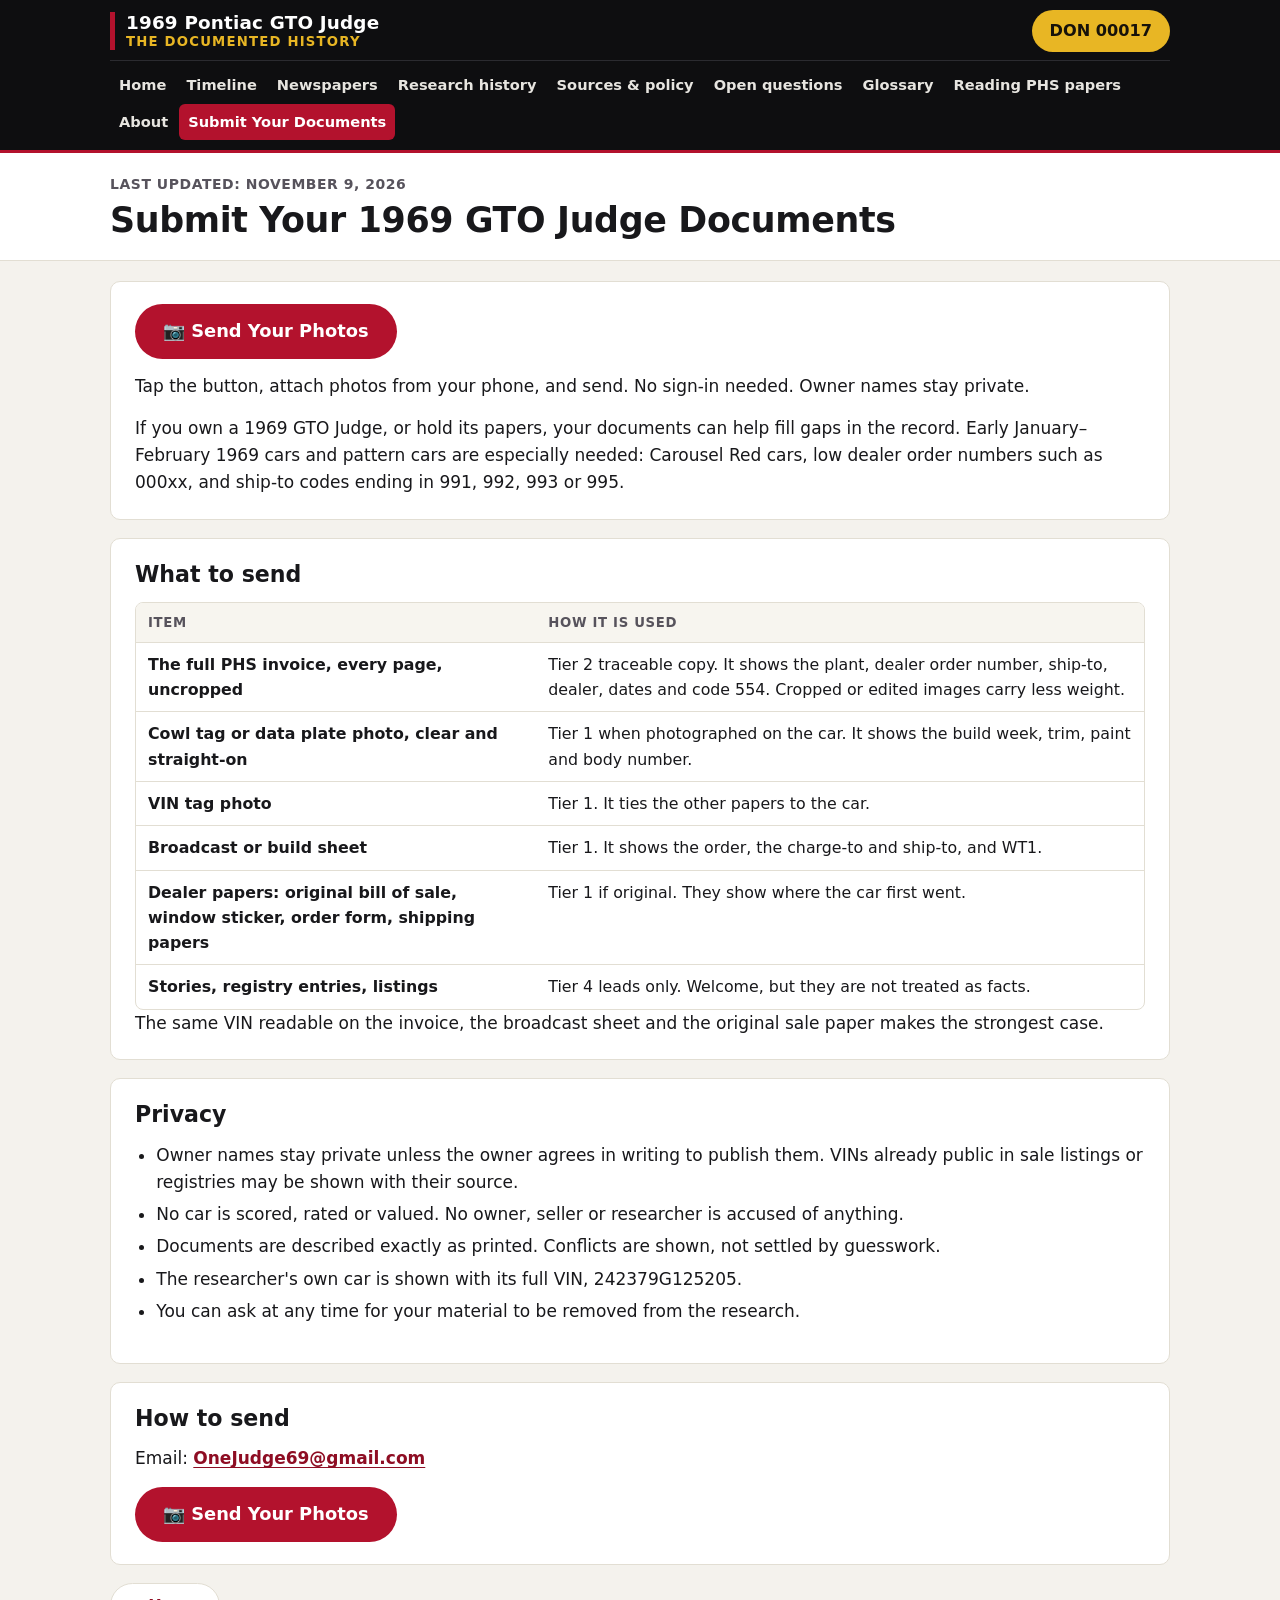
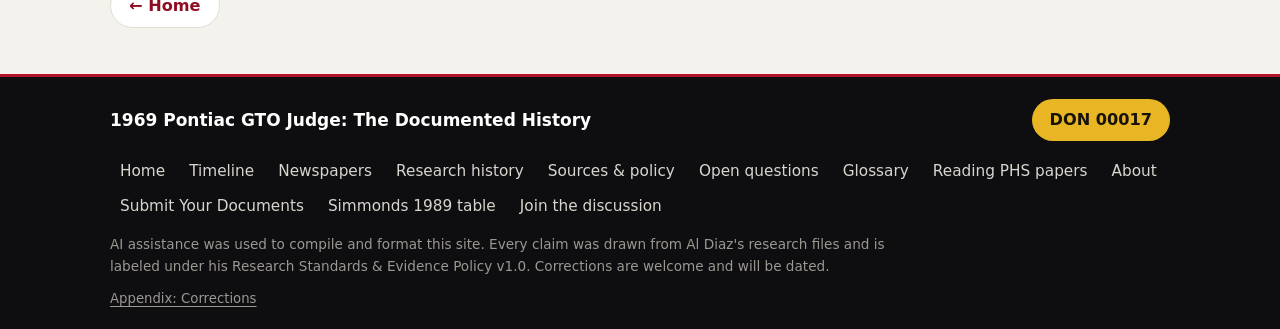
<file: submit-your-documents.html>
<!DOCTYPE html>
<html lang="en"><head><meta charset="utf-8"/>
<meta content="width=device-width,initial-scale=1" name="viewport"/>
<meta charset="utf-8">
<meta name="viewport" content="width=device-width,initial-scale=1">
<title>Submit 1969 GTO Judge PHS Documents &amp; Cowl Tag Photos</title>
<meta name="description" content="Own a 1969 Pontiac GTO Judge or pattern car? Share PHS documents, cowl tag, dealer order and broadcast sheet photos. Owner names stay private.">
<meta name="keywords" content="submit PHS documents, 1969 GTO Judge PHS invoice, cowl tag, data plate, broadcast sheet, Judge pattern car, 1969 Pontiac GTO Judge, GTO Judge history, pre-production Judge, GTO Judge pattern car, 1,000 pattern cars, Carousel Red Judge, option 554 WT1, lead unit, DON 00017">
<link rel="canonical" href="https://onejudge69.github.io/1969-gto-judge-pattern-research/submit-your-documents.html">
<meta property="og:type" content="article"><meta property="og:title" content="Submit 1969 GTO Judge PHS Documents &amp; Cowl Tag Photos">
<meta property="og:description" content="Own a 1969 Pontiac GTO Judge or pattern car? Share PHS documents, cowl tag, dealer order and broadcast sheet photos. Owner names stay private."><meta property="og:url" content="https://onejudge69.github.io/1969-gto-judge-pattern-research/submit-your-documents.html">
<meta property="og:site_name" content="1969 Pontiac GTO Judge: The Documented History"><meta property="og:image" content="https://onejudge69.github.io/1969-gto-judge-pattern-research/images/og-card.png?v=3">
<meta property="og:image:secure_url" content="https://onejudge69.github.io/1969-gto-judge-pattern-research/images/og-card.png?v=3"><meta property="og:image:type" content="image/png">
<meta property="og:image:width" content="1200"><meta property="og:image:height" content="630">
<meta property="og:image:alt" content="1969 GTO Judge: The Documented History. From Pontiac&#x27;s own records. Colored-pencil drawing of an orange 1969 GTO Judge, signed ’11 by its artist; artist not yet identified.">
<meta name="twitter:card" content="summary_large_image"><meta name="twitter:title" content="Submit 1969 GTO Judge PHS Documents &amp; Cowl Tag Photos">
<meta name="twitter:description" content="Own a 1969 Pontiac GTO Judge or pattern car? Share PHS documents, cowl tag, dealer order and broadcast sheet photos. Owner names stay private."><meta name="twitter:image" content="https://onejudge69.github.io/1969-gto-judge-pattern-research/images/og-card.png?v=3"><meta name="twitter:image:alt" content="1969 GTO Judge: The Documented History. From Pontiac&#x27;s own records. Colored-pencil drawing of an orange 1969 GTO Judge, signed ’11 by its artist; artist not yet identified.">
<link rel="apple-touch-icon" sizes="180x180" href="images/apple-touch-icon.png">
<link rel="icon" type="image/png" sizes="32x32" href="images/favicon-32.png"><link rel="icon" href="favicon.ico" sizes="any">
<meta name="theme-color" content="#0b0b0c">
<meta property="article:modified_time" content="2026-11-09">
<script type="application/ld+json">[
 {
  "@context": "https://schema.org",
  "@type": "WebSite",
  "name": "1969 Pontiac GTO Judge: The Documented History",
  "url": "https://onejudge69.github.io/1969-gto-judge-pattern-research/",
  "inLanguage": "en-US",
  "author": {
   "@type": "Person",
   "name": "Al Diaz",
   "url": "https://onejudge69.github.io/1969-gto-judge-pattern-research/about-the-researcher.html",
   "description": "Independent researcher of 1969 Pontiac GTO Judge factory records"
  },
  "publisher": {
   "@type": "Person",
   "name": "Al Diaz",
   "url": "https://onejudge69.github.io/1969-gto-judge-pattern-research/about-the-researcher.html",
   "description": "Independent researcher of 1969 Pontiac GTO Judge factory records"
  }
 },
 {
  "@context": "https://schema.org",
  "@type": "Article",
  "headline": "Submit Your 1969 GTO Judge Documents",
  "name": "Submit 1969 GTO Judge PHS Documents & Cowl Tag Photos",
  "description": "Own a 1969 Pontiac GTO Judge or pattern car? Share PHS documents, cowl tag, dealer order and broadcast sheet photos. Owner names stay private.",
  "url": "https://onejudge69.github.io/1969-gto-judge-pattern-research/submit-your-documents.html",
  "author": {
   "@type": "Person",
   "name": "Al Diaz",
   "url": "https://onejudge69.github.io/1969-gto-judge-pattern-research/about-the-researcher.html",
   "description": "Independent researcher of 1969 Pontiac GTO Judge factory records"
  },
  "datePublished": "2026-10-20",
  "dateModified": "2026-11-09",
  "inLanguage": "en-US",
  "keywords": "submit PHS documents, 1969 GTO Judge PHS invoice, cowl tag, data plate, broadcast sheet, Judge pattern car, 1969 Pontiac GTO Judge, GTO Judge history, pre-production Judge, GTO Judge pattern car, 1,000 pattern cars, Carousel Red Judge, option 554 WT1, lead unit, DON 00017",
  "about": {
   "@type": "Car",
   "name": "1969 Pontiac GTO Judge",
   "manufacturer": "Pontiac Motor Division",
   "modelDate": "1969"
  }
 },
 {
  "@context": "https://schema.org",
  "@type": "BreadcrumbList",
  "itemListElement": [
   {
    "@type": "ListItem",
    "position": 1,
    "name": "Home",
    "item": "https://onejudge69.github.io/1969-gto-judge-pattern-research/"
   },
   {
    "@type": "ListItem",
    "position": 2,
    "name": "Submit Your Documents",
    "item": "https://onejudge69.github.io/1969-gto-judge-pattern-research/submit-your-documents.html"
   }
  ]
 }
]</script>

<link rel="stylesheet" href="site.css?v=20261109j">
</head>
<body>
<header class="site-head"><div class="head-in">
<input type="checkbox" id="menu-check" class="menu-check" aria-label="Show or hide the menu">
<a class="brand" href="index.html"><span class="b1">1969 Pontiac GTO Judge</span><span class="b2">The Documented History</span></a>
<a class="don-cta" href="pattern-cars-pilot-batch.html">DON 00017</a>
<label class="menu-btn" for="menu-check">Menu</label>
<nav class="site-nav" aria-label="Main"><a href="index.html">Home</a><a href="judge-timeline-1968-1969.html">Timeline</a><a href="newspapers-rollout.html">Newspapers</a><a href="research-history.html">Research history</a><a href="sources-evidence-policy.html">Sources &amp; policy</a><a href="open-questions.html">Open questions</a><a href="glossary.html">Glossary</a><a href="how-to-read-phs-papers.html">Reading PHS papers</a><a href="about-the-researcher.html">About</a><a href="submit-your-documents.html" aria-current="page">Submit Your Documents</a></nav>
</div></header>
<div class="page-title"><div class="in"><p class="upd">Last updated: November 9, 2026</p><h1>Submit Your 1969 GTO Judge Documents</h1></div></div>
<main class="wrap">
<section class="sec"><p class="sendwrap"><a class="sendbtn" href="mailto:OneJudge69@gmail.com?subject=1969%20Judge%20documents%20submission&amp;body=Car%20%28last%206%20of%20VIN%20optional%29%3A%0A%0APhotos%20attached%3A%20PHS%20docs%20/%20cowl%20tag%20/%20broadcast%20sheet%20/%20dealer%20invoice%20/%20window%20sticker%20/%20other%0A%0AMay%20I%20credit%20you%20by%20name%3F%20%28yes/no%29%0A%0AAnything%20you%20know%20about%20the%20car%3A%0A">📷 Send Your Photos</a></p>
<p class="sendnote">Tap the button, attach photos from your phone, and send. No sign-in needed. Owner names stay private.</p>
<p>If you own a 1969 GTO Judge, or hold its papers, your documents can help fill gaps in the record. Early January–February 1969 cars and pattern cars are especially needed: Carousel Red cars, low dealer order numbers such as 000xx, and ship-to codes ending in 991, 992, 993 or 995.</p>
</section><section class="sec"><h2>What to send</h2><div class="tw stack"><table>





<tbody><tr class="hd"><th>Item</th><th>How it is used</th></tr><tr><td>The full PHS invoice, every page, uncropped</td><td data-l="How it is used">Tier 2 traceable copy. It shows the plant, dealer order number, ship-to, dealer, dates and code 554. Cropped or edited images carry less weight.</td></tr><tr><td>Cowl tag or data plate photo, clear and straight-on</td><td data-l="How it is used">Tier 1 when photographed on the car. It shows the build week, trim, paint and body number.</td></tr><tr><td>VIN tag photo</td><td data-l="How it is used">Tier 1. It ties the other papers to the car.</td></tr><tr><td>Broadcast or build sheet</td><td data-l="How it is used">Tier 1. It shows the order, the charge-to and ship-to, and WT1.</td></tr><tr><td>Dealer papers: original bill of sale, window sticker, order form, shipping papers</td><td data-l="How it is used">Tier 1 if original. They show where the car first went.</td></tr><tr><td>Stories, registry entries, listings</td><td data-l="How it is used">Tier 4 leads only. Welcome, but they are not treated as facts.</td></tr></tbody></table></div>
<p>The same VIN readable on the invoice, the broadcast sheet and the original sale paper makes the strongest case.</p>
</section><section class="sec"><h2>Privacy</h2><ul>
<li>Owner names stay private unless the owner agrees in writing to publish them. VINs already public in sale listings or registries may be shown with their source.</li>
<li>No car is scored, rated or valued. No owner, seller or researcher is accused of anything.</li>
<li>Documents are described exactly as printed. Conflicts are shown, not settled by guesswork.</li>
<li>The researcher's own car is shown with its full VIN, 242379G125205.</li>
<li>You can ask at any time for your material to be removed from the research.</li></ul>
</section><section class="sec"><h2>How to send</h2>
<p>Email: <a href="mailto:OneJudge69@gmail.com"><b>OneJudge69@gmail.com</b></a></p>
<p class="sendwrap"><a class="sendbtn small" href="mailto:OneJudge69@gmail.com?subject=1969%20Judge%20documents%20submission&amp;body=Car%20%28last%206%20of%20VIN%20optional%29%3A%0A%0APhotos%20attached%3A%20PHS%20docs%20/%20cowl%20tag%20/%20broadcast%20sheet%20/%20dealer%20invoice%20/%20window%20sticker%20/%20other%0A%0AMay%20I%20credit%20you%20by%20name%3F%20%28yes/no%29%0A%0AAnything%20you%20know%20about%20the%20car%3A%0A">📷 Send Your Photos</a></p></section>
<nav class="pager" aria-label="Continue reading"><a href="index.html">&larr; Home</a></nav>
</main>
<footer class="site-foot"><div class="foot-in">
<div class="foot-top"><strong>1969 Pontiac GTO Judge: The Documented History</strong><a class="don-cta" href="pattern-cars-pilot-batch.html">DON 00017</a></div>
<nav class="foot-nav" aria-label="Footer"><a href="index.html">Home</a><a href="judge-timeline-1968-1969.html">Timeline</a><a href="newspapers-rollout.html">Newspapers</a><a href="research-history.html">Research history</a><a href="sources-evidence-policy.html">Sources &amp; policy</a><a href="open-questions.html">Open questions</a><a href="glossary.html">Glossary</a><a href="how-to-read-phs-papers.html">Reading PHS papers</a><a href="about-the-researcher.html">About</a><a href="submit-your-documents.html">Submit Your Documents</a><a href="sources-evidence-policy.html#simmonds-1989-table">Simmonds 1989 table</a><a href="https://www.facebook.com/groups/3237784739765263/" target="_blank" rel="noopener">Join the discussion</a></nav>
<p class="foot-note">AI assistance was used to compile and format this site. Every claim was drawn from Al Diaz's research files and is labeled under his Research Standards &amp; Evidence Policy v1.0. Corrections are welcome and will be dated.</p>
<p class="foot-appx"><a href="corrections-log.html">Appendix: Corrections</a></p>
<p class="foot-visits" id="visit-count" hidden>Visitors: <span></span></p>
</div></footer>
<script src="visit-count.js" defer></script>
</body></html>
</file>
<file: site.css>
/* 1969 GTO Judge research site: shared stylesheet (rebuild, Nov 2026) */
:root{
  --ink:#18181b; --mut:#57535c; --bg:#f4f2ed; --card:#fff; --line:#e2ded3; --soft:#f7f5ef;
  --red:#b3122d; --red-d:#8e0d23; --gold:#e8b624; --gold-d:#a97a00; --blk:#0e0e10;
  --fact-bg:#e4f2e8; --fact-fg:#175a2c;
  --interp-bg:#e3ecfb; --interp-fg:#1c418a;
  --hyp-bg:#eee6fb; --hyp-fg:#4a2b80;
  --unres-bg:#fcecc9; --unres-fg:#7a4600;
  --wrap:1100px;
}
*{box-sizing:border-box}
html{font-size:17px;-webkit-text-size-adjust:100%;scroll-behavior:smooth}
body{margin:0;background:var(--bg);color:var(--ink);font-family:system-ui,-apple-system,"Segoe UI",Roboto,"Helvetica Neue",Arial,sans-serif;line-height:1.6;overflow-x:hidden}
img{max-width:100%;height:auto;display:block}
a{color:var(--red-d);text-underline-offset:3px}
a:hover{color:var(--red)}
a:focus-visible,input:focus-visible+.brand,label:focus-visible{outline:3px solid var(--gold);outline-offset:2px;border-radius:4px}
h1,h2,h3{line-height:1.25;margin:0}
p{margin:0 0 .85em}
p:last-child{margin-bottom:0}
code{background:#efece4;padding:1px 5px;border-radius:4px;font-size:.92em}

/* ---------- header ---------- */
.site-head{background:var(--blk);border-bottom:3px solid var(--red);position:relative;z-index:5}
.head-in{position:static}
.head-in{max-width:var(--wrap);margin:0 auto;padding:10px 20px;display:flex;flex-wrap:wrap;align-items:center;gap:8px 14px}
.menu-check{position:absolute;opacity:0;pointer-events:none}
.brand{display:flex;flex-direction:column;color:#fff;text-decoration:none;border-left:5px solid var(--red);padding-left:11px;line-height:1.2;margin-right:auto}
.brand:hover{color:#fff}
.brand .b1{font-weight:800;font-size:1.08rem;letter-spacing:.01em}
.brand .b2{font-size:.78rem;color:var(--gold);letter-spacing:.09em;text-transform:uppercase;font-weight:700}
.don-cta{display:inline-flex;align-items:center;background:var(--gold);color:#17120a;font-weight:800;text-decoration:none;padding:8px 18px;border-radius:999px;font-size:.95rem;white-space:nowrap}
.don-cta:hover{background:#fff;color:#17120a}
.menu-btn{display:none;cursor:pointer;color:#fff;border:1.5px solid #5a5a60;border-radius:999px;padding:7px 16px;font-weight:700;font-size:.95rem;user-select:none}
.site-nav{flex:0 0 100%;display:flex;flex-wrap:wrap;gap:2px 2px;border-top:1px solid #2b2b30;padding-top:6px}
.site-nav a{color:#e7e5e0;text-decoration:none;font-size:.86rem;padding:6px 9px;border-radius:6px;font-weight:600}
.site-nav a:hover{background:#25252a;color:#fff}
.site-nav a[aria-current="page"]{background:var(--red);color:#fff}

/* ---------- page title ---------- */
.page-title{background:var(--card);border-bottom:1px solid var(--line)}
.page-title .in{max-width:var(--wrap);margin:0 auto;padding:20px 20px 18px}
.page-title h1{font-size:clamp(1.45rem,2.4vw + .6rem,2.05rem);letter-spacing:-.01em}
.page-title .upd{margin:0 0 4px;color:var(--mut);font-size:.82rem;font-weight:600;letter-spacing:.04em;text-transform:uppercase}
.page-title .lead{margin:.55em 0 0;color:#38353c;font-size:1.05rem;max-width:80ch}
.page-title .join-fb{margin:.9em 0 0}

/* ---------- layout ---------- */
.wrap{max-width:var(--wrap);margin:0 auto;padding:20px 20px 36px}
.sec{background:var(--card);border:1px solid var(--line);border-radius:10px;padding:22px 24px;margin:0 0 18px}
.sec>h2{font-size:1.3rem;margin-bottom:.6em}
.sec h3{font-size:1.05rem;margin:1.1em 0 .35em}
.sec>h3:first-child{margin-top:0}
.sec ul,.sec ol{margin:.4em 0 .9em;padding-left:1.25em}
.sec li{margin:.3em 0}
.sec li>ul{margin-bottom:.2em}
.kicker{margin:0 0 .35em;color:var(--red);font-weight:800;font-size:.78rem;letter-spacing:.1em;text-transform:uppercase}
.muted{color:var(--mut)}
.small{font-size:.9rem}
.back{margin:0 0 12px;font-size:.95rem}
.vin{font-weight:800;font-variant-numeric:tabular-nums;letter-spacing:.01em;white-space:nowrap}

/* labels */
.lab{display:inline-block;font-weight:700;font-size:.76rem;line-height:1.2;padding:3px 9px;border-radius:999px;vertical-align:.1em;white-space:nowrap;letter-spacing:.01em}
.lab.fact{background:var(--fact-bg);color:var(--fact-fg)}
.lab.interp{background:var(--interp-bg);color:var(--interp-fg)}
.lab.hyp{background:var(--hyp-bg);color:var(--hyp-fg)}
.lab.unres{background:var(--unres-bg);color:var(--unres-fg)}
.tier{display:inline-block;font-size:.76rem;font-weight:700;color:var(--mut);border:1px solid var(--line);border-radius:999px;padding:2px 8px;vertical-align:.1em;background:var(--soft)}

/* buttons and links */
.btn{display:inline-block;background:var(--red);color:#fff!important;font-weight:700;text-decoration:none;padding:9px 20px;border-radius:999px;font-size:.95rem;border:2px solid var(--red)}
.btn:hover{background:#fff;color:var(--red)!important}
.btn.alt{background:#fff;color:var(--red-d)!important}
.btn.alt:hover{background:var(--red);color:#fff!important}
.more{font-weight:700;text-decoration:none;white-space:nowrap}
.more:hover{text-decoration:underline}

/* figures and image tiles */
.ph{display:grid;place-items:center;aspect-ratio:4/3;background:var(--soft);border:1px solid var(--line);border-radius:8px;overflow:hidden}
.ph img{width:auto;height:auto;max-width:100%;max-height:100%;object-fit:contain}
.ph.wide{aspect-ratio:16/10}
figure{margin:0}
figcaption{font-size:.84rem;line-height:1.4;color:var(--mut);margin-top:7px}
figcaption b{color:var(--ink)}
.docs{display:grid;grid-template-columns:repeat(auto-fit,minmax(210px,1fr));gap:14px}
.docs.c2{grid-template-columns:repeat(2,minmax(0,1fr))}
.docs.c3{grid-template-columns:repeat(3,minmax(0,1fr))}
.pair{display:grid;grid-template-columns:.75fr 1.569fr;gap:12px;align-items:start}
.pair img{width:100%;height:auto;border-radius:8px;border:1px solid var(--line)}

/* ---------- home hero ---------- */
.hero-car{display:grid;grid-template-columns:minmax(0,1.5fr) minmax(0,1fr);gap:24px;align-items:start;border-top:4px solid var(--red)}
.hero-car h2{font-size:1.55rem;margin-bottom:.4em}
.hero-car .lede{font-size:1.02rem}
.hero-car .docs{margin:14px 0 16px}
.hero-car .photos figcaption{margin:9px 0 0}
.hero-car .hdocs{grid-column:1/-1;border-top:1px solid var(--line);padding-top:16px}
.hero-car .hdocs .docs{margin:0;grid-template-columns:repeat(2,minmax(0,1fr));gap:18px}
.hero-car .hdocs figure{display:grid;grid-template-columns:190px minmax(0,1fr);gap:14px;align-items:center}
.hero-car .hdocs figcaption{margin:0;font-size:.9rem}
.hero-car .txt .btn{margin-top:6px}

/* tiles */
.tiles{display:grid;grid-template-columns:repeat(auto-fill,minmax(260px,1fr));gap:14px}
.tile{border:1px solid var(--line);border-radius:10px;padding:16px 18px;background:var(--soft);display:flex;flex-direction:column;gap:6px}
.tile h3{margin:0;font-size:1.05rem}
.tile p{margin:0;font-size:.95rem;color:#38353c}
.tile .more{margin-top:auto;padding-top:4px}
.strip{display:grid;grid-template-columns:repeat(5,minmax(0,1fr));gap:12px}
.strip figure{text-align:center}
.strip figcaption{font-size:.82rem}
.strip a{text-decoration:none;color:inherit;display:block}
.strip a:hover figcaption b{color:var(--red)}
.keypoints{list-style:none;padding:0!important;margin:0!important}
.keypoints li{padding:10px 0 10px 14px;margin:0;border-bottom:1px solid var(--line);border-left:3px solid var(--red)}
.keypoints li:last-child{border-bottom:0}
.keypoints li+li{margin-top:0}

/* ---------- DON 00017 featured ---------- */
.feature{border-top:4px solid var(--red)}
.feature h2{font-size:1.55rem;margin-bottom:.35em}
.feature .sub{display:block;margin:24px 0 8px;padding-top:18px;border-top:1px solid var(--line);font-size:.8rem;letter-spacing:.1em;text-transform:uppercase;color:var(--mut);font-weight:800}
.feature .sub.first{border-top:0;padding-top:0;margin-top:0}
.facts{display:grid;grid-template-columns:repeat(3,minmax(0,1fr));gap:10px;margin:14px 0 0}
.facts div{background:var(--soft);border-left:3px solid var(--line);padding:8px 12px;border-radius:0 6px 6px 0}
.facts dt{font-size:.72rem;font-weight:800;letter-spacing:.08em;text-transform:uppercase;color:var(--mut)}
.facts dd{margin:2px 0 0;font-size:.95rem}
.decl{list-style:none;padding:0!important;margin:12px 0 10px!important;border:1px solid var(--line);border-radius:8px;overflow:hidden}
.decl li{display:grid;grid-template-columns:2rem 11.5rem 11rem minmax(0,1fr);gap:0 10px;align-items:baseline;padding:8px 12px;margin:0;border-bottom:1px solid var(--line);font-size:.93rem}
.decl li:last-child{border-bottom:0}
.decl li.lead{background:#fff4d3;box-shadow:inset 4px 0 0 var(--red);font-weight:600}
.decl .n{font-weight:800;color:var(--mut)}
.decl .meta{color:#38353c}
.decl-more{margin:6px 0 10px}
.decl-more summary{cursor:pointer;font-weight:700;color:var(--red-d);padding:4px 0}
.decl-more .tw{margin-top:8px}
.pdf{margin-top:10px;font-size:.95rem}
.cars{display:grid;grid-template-columns:repeat(2,minmax(0,1fr));gap:14px}
.car{border:1px solid var(--line);border-radius:10px;padding:16px 18px;background:#fff;display:flex;flex-direction:column;gap:10px}
.car h3{margin:0;font-size:1.05rem}
.car h3 .vin{display:block;font-size:.95rem;color:var(--red-d);margin-top:2px}
.car p{margin:0;font-size:.93rem}
.car .mini{display:grid;grid-template-columns:repeat(3,minmax(0,1fr));gap:8px;margin-top:auto}
.car .mini .ph{aspect-ratio:1/1}
.car .mini figcaption{margin-top:4px;font-size:.76rem}
.car .go{margin:0}

/* ---------- tables ---------- */
.tw{overflow-x:auto;border:1px solid var(--line);border-radius:8px}
table{border-collapse:collapse;width:100%;font-size:.93rem}
th,td{text-align:left;vertical-align:top;padding:9px 12px;border-bottom:1px solid var(--line)}
th{background:var(--soft);font-size:.78rem;letter-spacing:.05em;text-transform:uppercase;color:var(--mut)}
tr:last-child td{border-bottom:0}
td:first-child{font-weight:600}

/* timeline */
.tl{display:grid;gap:0;border:1px solid var(--line);border-radius:10px;overflow:hidden}
.tl-item{display:grid;grid-template-columns:128px minmax(0,1fr) 150px;gap:6px 18px;padding:14px 16px;border-bottom:1px solid var(--line);align-items:start}
.tl-item:last-child{border-bottom:0}
.tl-item:nth-child(even){background:var(--soft)}
.tl-date{font-weight:800;color:var(--red-d);font-size:.95rem}
.tl-body{font-size:.95rem}
.tl-body .src{display:block;font-weight:700;margin-bottom:3px}
.tl-img a{display:block}
.tl-img img{width:100%;height:150px;object-fit:contain;background:#fff;border:1px solid var(--line);border-radius:6px}

/* open questions + glossary */
.q h2 .lab{margin-left:6px;font-size:.72rem}
.q .qa{margin:.4em 0}
.gl dt{font-weight:800;margin-top:.9em}
.gl dd{margin:.15em 0 0}
.gl dt:first-child{margin-top:0}

/* quotes */
blockquote,.quote{margin:.9em 0;padding:.6em 1em;border-left:4px solid var(--gold);background:var(--soft);border-radius:0 8px 8px 0}
blockquote p{margin:0}

/* research history */
.chapters{display:flex;flex-wrap:wrap;gap:8px;margin-top:12px}
.chapters a{padding:6px 14px;border:1px solid var(--line);border-radius:999px;font-size:.9rem;font-weight:600;text-decoration:none;background:var(--soft);color:var(--ink)}
.chapters a:hover{border-color:var(--red);color:var(--red-d)}
.intro-grid{display:grid;grid-template-columns:minmax(0,1fr) 230px;gap:26px;align-items:start}
.chapters-bar{display:flex;flex-wrap:wrap;align-items:center;gap:8px 16px;padding:12px 18px}
.chapters-bar .kicker{margin:0}
.chapters-bar .chapters{margin:0}
.intro-grid img{width:100%;border-radius:8px;border:1px solid var(--line)}
.steps{list-style:none;padding:0!important;margin:.6em 0 .8em!important;border-left:3px solid var(--red)}
.steps li{margin:0;padding:8px 14px;display:grid;grid-template-columns:11rem minmax(0,1fr) auto;gap:4px 14px;align-items:baseline;border-bottom:1px solid var(--line)}
.steps li:last-child{border-bottom:0}
.docgrid{display:grid;grid-template-columns:repeat(2,minmax(0,1fr));gap:14px}
.docgrid article{border:1px solid var(--line);border-radius:10px;padding:14px;background:var(--soft)}
.docgrid article .ph{margin-bottom:10px}
.docgrid h3{margin:.1em 0 .3em;font-size:1.02rem}
.docgrid .date{margin:0;font-size:.78rem;font-weight:800;letter-spacing:.06em;text-transform:uppercase;color:var(--red-d)}
.docgrid p{font-size:.93rem}
.docgrid details{margin-top:8px}
.docgrid summary{cursor:pointer;font-weight:700;color:var(--red-d)}
.docgrid details img{margin:10px 0 6px;width:100%;border:1px solid var(--line);border-radius:6px;background:#fff}
.fold{border:1px solid var(--line);border-radius:10px;background:var(--card);margin:0 0 18px}
.fold>summary{cursor:pointer;padding:16px 22px;font-weight:800;font-size:1.05rem;color:var(--red-d)}
.fold>.fold-body{padding:2px 24px 22px}
.fold-body section{margin-top:1.3em}
.fold-body h2{font-size:1.2rem;margin-bottom:.45em}
.fold-body ul{padding-left:1.2em}

/* video */
.vids{display:grid;grid-template-columns:repeat(auto-fit,minmax(260px,1fr));gap:16px}
.vid{border:1px solid var(--line);border-radius:10px;overflow:hidden;background:var(--soft)}
.vid>a{display:block;color:#fff;text-decoration:none;background:var(--blk)}
.vid img{width:100%;aspect-ratio:16/9;object-fit:cover}
.vid .t{display:block;padding:11px 14px;font-weight:700;font-size:.95rem;line-height:1.35;border-top:4px solid var(--red)}
.vid>a:hover .t{background:var(--red)}
.vid p{padding:10px 14px 14px;margin:0;font-size:.86rem;color:#38353c}
.vid h3{margin:0 0 6px}
.ytbtn{display:inline-flex;align-items:center;gap:10px;background:var(--red);color:#fff!important;font-weight:700;text-decoration:none;padding:10px 20px;border-radius:999px;font-size:.95rem}
.ytbtn::before{content:"";border-left:12px solid #fff;border-top:7px solid transparent;border-bottom:7px solid transparent}
.ytbtn:hover{background:var(--red-d)}
.ytbtn.fb{background:#fff;color:var(--red-d)!important;border:2px solid var(--red)}
.ytbtn.fb::before{display:none}
.sendbtn{display:inline-block;background:var(--red);color:#fff!important;font-weight:800;text-decoration:none;padding:13px 28px;border-radius:999px;font-size:1.05rem}
.sendbtn:hover{background:var(--red-d)}
.send{margin:0 0 .6em}

/* corrections appendix */
.corr details{border:1px solid var(--line);border-radius:8px;margin:0 0 8px;background:var(--soft)}
.corr summary{cursor:pointer;padding:10px 14px;font-weight:700}
.corr .cb{padding:2px 16px 14px;font-size:.95rem}
.corr .cdate{display:block;font-size:.78rem;font-weight:800;color:var(--red-d);letter-spacing:.06em;text-transform:uppercase;margin-bottom:4px}
.corr .cb p{margin:.5em 0 0}

/* pager + footer */
.pager{display:flex;justify-content:space-between;gap:12px;flex-wrap:wrap;margin:6px 0 0}
.pager a{display:inline-block;padding:9px 18px;border:1px solid var(--line);border-radius:999px;background:var(--card);font-weight:700;text-decoration:none;font-size:.95rem}
.pager a:hover{border-color:var(--red)}
.site-foot{background:var(--blk);color:#c9c6c0;border-top:3px solid var(--red);margin-top:10px}
.foot-in{max-width:var(--wrap);margin:0 auto;padding:22px 20px 20px}
.foot-top{display:flex;flex-wrap:wrap;align-items:center;gap:10px 18px;justify-content:space-between}
.foot-top strong{color:#fff}
.foot-nav{display:flex;flex-wrap:wrap;gap:2px 4px;margin:14px 0 4px}
.foot-nav a{color:#d8d5cf;text-decoration:none;font-size:.9rem;padding:4px 10px;border-radius:6px}
.foot-nav a:hover{background:#25252a;color:#fff}
.foot-note{margin:12px 0 0;font-size:.8rem;color:#9b9892;max-width:90ch}
.foot-appx{margin:10px 0 0;font-size:.78rem}
.foot-appx a{color:#9b9892}
.foot-visits{margin:8px 0 0;font-size:.78rem;color:#9b9892}

/* ---------- tablet / phone ---------- */
@media (max-width:980px){
  .hero-car{grid-template-columns:1fr}
  .hero-car .hdocs .docs{grid-template-columns:1fr}
  .decl li{grid-template-columns:2rem 10rem minmax(0,1fr)}
  .decl li .meta{grid-column:2/-1}
  .strip{grid-template-columns:repeat(3,minmax(0,1fr))}
  .facts{grid-template-columns:repeat(2,minmax(0,1fr))}
}
@media (max-width:760px){
  html{font-size:16px}
  .head-in{padding:9px 14px;gap:6px 10px}
  .head-in{flex-wrap:nowrap}
  .brand{min-width:0;flex:1 1 auto}
  .brand .b1{font-size:.8rem;white-space:nowrap}
  .brand{padding-left:9px}
  .brand .b2{font-size:.6rem;letter-spacing:.06em}
  .don-cta{padding:7px 11px;font-size:.8rem}
  .menu-btn{display:inline-block;padding:6px 11px;font-size:.8rem}
  .head-in .site-nav{position:absolute;left:0;right:0;top:100%;background:var(--blk);padding:4px 14px 10px;border-bottom:3px solid var(--red);margin:0}
  .site-nav{display:none;flex-direction:column;border-top:1px solid #2b2b30}
  .menu-check:checked~.site-nav{display:flex}
  .menu-check:checked~.menu-btn{background:#fff;color:var(--blk)}
  .menu-check:focus-visible~.menu-btn{outline:3px solid var(--gold);outline-offset:2px}
  .site-nav a{padding:10px 8px;font-size:1rem;border-bottom:1px solid #1f1f23;border-radius:0}
  .page-title .in{padding:16px 14px 14px}
  .wrap{padding:14px 12px 28px}
  .sec{padding:16px 15px;border-radius:8px;margin-bottom:14px}
  .sec>h2{font-size:1.18rem}
  .feature h2,.hero-car h2{font-size:1.3rem}
  .docs.c3,.docs.c2,.docs{grid-template-columns:1fr;gap:12px}
  .docs figure{display:grid;grid-template-columns:140px minmax(0,1fr);gap:12px;align-items:center}
  .docs figcaption{margin:0}
  .docs .ph{aspect-ratio:1/1}
  .hero-car .hdocs figure{grid-template-columns:130px minmax(0,1fr)}
  .facts{grid-template-columns:1fr}
  .cars{grid-template-columns:1fr}
  .strip{grid-template-columns:repeat(2,minmax(0,1fr))}
  .decl li{grid-template-columns:1.6rem minmax(0,1fr);padding:9px 11px}
  .decl li .vin,.decl li .meta{grid-column:2}
  .decl li .plant{grid-column:2}
  .tl-item{grid-template-columns:1fr;gap:6px;padding:14px}
  .tl-img img{height:auto;max-height:220px}
  .intro-grid{grid-template-columns:1fr}
  .intro-grid figure{max-width:260px;order:-1}
  .docgrid{grid-template-columns:1fr}
  .steps li{grid-template-columns:1fr;gap:2px}
  .fold>summary{padding:14px 15px}
  .fold>.fold-body{padding:0 15px 18px}
  /* stacked tables */
  .tw.stack{border:0;overflow:visible}
  .stack table,.stack tbody,.stack tr,.stack td{display:block;width:100%}
  .stack tr.hd{display:none}
  .stack tr{border:1px solid var(--line);border-radius:8px;margin:0 0 10px;padding:8px 12px;background:#fff}
  .stack td{border:0;padding:3px 0}
  .stack td:first-child{font-weight:800;color:var(--red-d)}
  .pair{gap:8px}
}
@media print{.site-head,.site-foot,.pager{display:none}}
.intro-grid h2{font-size:1.3rem;margin-bottom:.6em}
.sec>p.date{margin:0 0 6px;font-size:.78rem;font-weight:800;letter-spacing:.08em;text-transform:uppercase;color:var(--red-d)}

.terms{display:grid;grid-template-columns:repeat(2,minmax(0,1fr));gap:2px 36px}
.term h3{margin:.9em 0 .2em}
.term p{font-size:.95rem}
@media (max-width:760px){.terms{grid-template-columns:1fr}}

.ph.tall{aspect-ratio:3/4}
.tl+.after{margin-top:14px}
.photos{margin:0}
.pair>span,.pa{display:block}

/* homepage: How this research uses AI */
.ai-use h2{font-size:1.3rem;margin-bottom:.6em}
.ai-use figure img{width:100%;border-radius:8px;border:1px solid var(--line)}
.ai-use .lead{margin:0 0 16px}
.ai-use .ai-body{display:grid;grid-template-columns:minmax(0,1fr) minmax(0,220px);gap:26px;align-items:start}
@media (max-width:760px){
  .ai-use .ai-body{grid-template-columns:1fr}
  .ai-use .second{max-width:240px;margin:12px auto 0}
}
</file>
